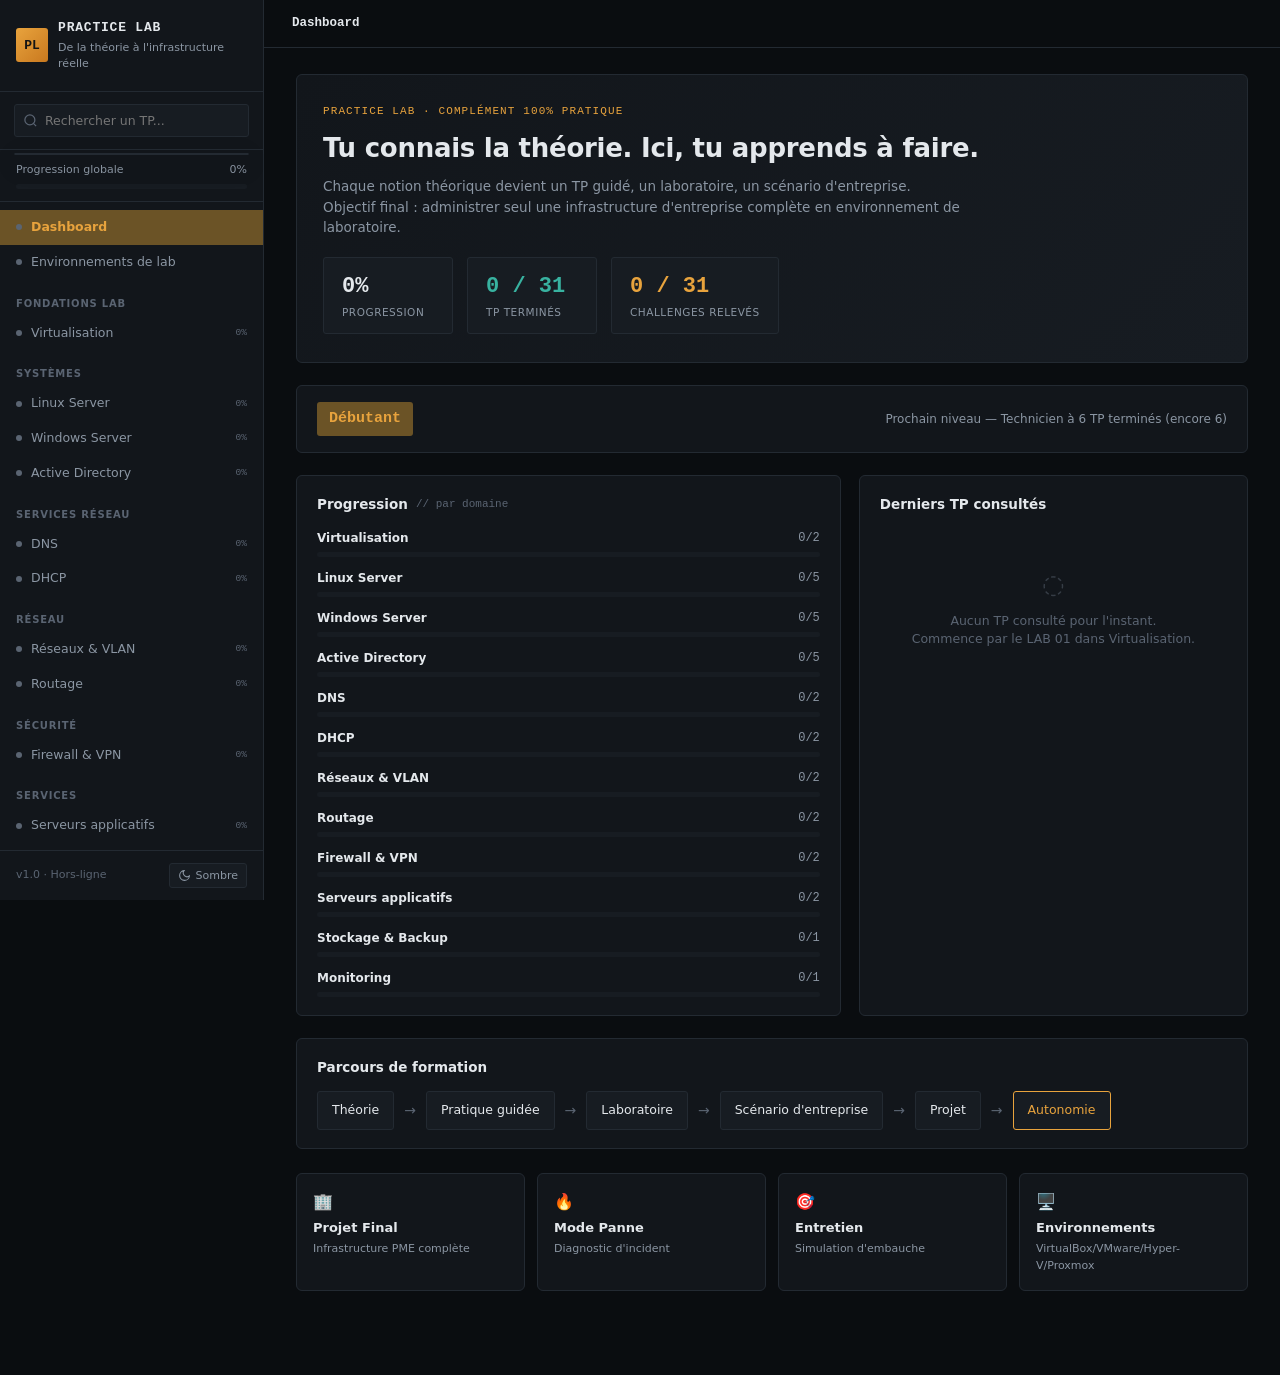
<file: ASR/practice-site/index.html>
<!DOCTYPE html>
<html lang="fr">
<head>
<meta charset="UTF-8">
<meta name="viewport" content="width=device-width, initial-scale=1.0">
<title>Practice Lab — Administration Système &amp; Réseaux (Pratique)</title>
<link rel="stylesheet" href="style.css">
</head>
<body data-theme="dark">

<div class="sidebar-scrim" id="scrim"></div>

<div class="app">

  <!-- ============ SIDEBAR ============ -->
  <aside class="sidebar" id="sidebar">
    <div class="sidebar-brand">
      <div class="brand-mark">PL</div>
      <div class="brand-text">
        <div class="brand-name">PRACTICE LAB</div>
        <div class="brand-sub">De la théorie à l'infrastructure réelle</div>
      </div>
    </div>

    <div class="sidebar-search">
      <div class="sidebar-search-box">
        <svg width="15" height="15" viewBox="0 0 24 24" fill="none" stroke="currentColor" stroke-width="2"><circle cx="11" cy="11" r="8"/><path d="M21 21l-4.35-4.35"/></svg>
        <input type="text" id="globalSearch" placeholder="Rechercher un TP...">
      </div>
      <div class="search-results" id="searchResults"></div>
    </div>

    <div class="sidebar-progress">
      <div class="sidebar-progress-top"><span>Progression globale</span><span id="sidebarPct">0%</span></div>
      <div class="progress-track"><div class="progress-fill" id="sidebarProgressFill" style="width:0%"></div></div>
    </div>

    <nav class="sidebar-nav" id="sidebarNav"></nav>

    <div class="sidebar-footer">
      <span>v1.0 · Hors-ligne</span>
      <button class="theme-toggle" id="themeToggle">
        <svg width="13" height="13" viewBox="0 0 24 24" fill="none" stroke="currentColor" stroke-width="2"><path d="M21 12.79A9 9 0 1111.21 3 7 7 0 0021 12.79z"/></svg>
        <span id="themeLabel">Sombre</span>
      </button>
    </div>
  </aside>

  <!-- ============ MAIN ============ -->
  <main class="main">
    <div class="topbar">
      <div style="display:flex; align-items:center; gap:12px;">
        <button class="icon-btn mobile-menu-btn" id="menuBtn">
          <svg width="18" height="18" viewBox="0 0 24 24" fill="none" stroke="currentColor" stroke-width="2"><path d="M3 12h18M3 6h18M3 18h18"/></svg>
        </button>
        <div class="breadcrumb" id="breadcrumb"><b>Dashboard</b></div>
      </div>
    </div>

    <!-- ===== VIEW: DASHBOARD ===== -->
    <section class="view" id="view-dashboard" hidden>
      <div class="hero">
        <div class="hero-eyebrow">Practice Lab · Complément 100% pratique</div>
        <h1>Tu connais la théorie. Ici, tu apprends à faire.</h1>
        <p>Chaque notion théorique devient un TP guidé, un laboratoire, un scénario d'entreprise. Objectif final : administrer seul une infrastructure d'entreprise complète en environnement de laboratoire.</p>
        <div class="hero-stats">
          <div class="hero-stat"><div class="val" id="statPct">0%</div><div class="lbl">Progression</div></div>
          <div class="hero-stat teal"><div class="val" id="statLabs">0 / 0</div><div class="lbl">TP terminés</div></div>
          <div class="hero-stat amber"><div class="val" id="statChallenges">0 / 0</div><div class="lbl">Challenges relevés</div></div>
        </div>
      </div>

      <div class="level-banner">
        <div class="level-badge" id="levelLabel">Débutant</div>
        <div class="level-next" id="levelNext"></div>
      </div>

      <div class="dash-grid">
        <div class="card">
          <h2>Progression <span class="n">// par domaine</span></h2>
          <div id="dashDomains"></div>
        </div>
        <div class="card">
          <h2>Derniers TP consultés</h2>
          <div id="recentList"></div>
        </div>
      </div>

      <div class="card" style="margin-bottom:24px;">
        <h2>Parcours de formation</h2>
        <div class="career-path">
          <div class="career-step">Théorie</div><span class="diagram-arrow">→</span>
          <div class="career-step">Pratique guidée</div><span class="diagram-arrow">→</span>
          <div class="career-step">Laboratoire</div><span class="diagram-arrow">→</span>
          <div class="career-step">Scénario d'entreprise</div><span class="diagram-arrow">→</span>
          <div class="career-step">Projet</div><span class="diagram-arrow">→</span>
          <div class="career-step accent">Autonomie</div>
        </div>
      </div>

      <div class="quick-links">
        <a class="quick-link" onclick="nav('final-project')"><span class="ql-icon">🏢</span><span class="ql-title">Projet Final</span><span class="ql-sub">Infrastructure PME complète</span></a>
        <a class="quick-link" onclick="nav('troubleshoot-hub')"><span class="ql-icon">🔥</span><span class="ql-title">Mode Panne</span><span class="ql-sub">Diagnostic d'incident</span></a>
        <a class="quick-link" onclick="nav('interview-hub')"><span class="ql-icon">🎯</span><span class="ql-title">Entretien</span><span class="ql-sub">Simulation d'embauche</span></a>
        <a class="quick-link" onclick="nav('environments')"><span class="ql-icon">🖥️</span><span class="ql-title">Environnements</span><span class="ql-sub">VirtualBox/VMware/Hyper-V/Proxmox</span></a>
      </div>
    </section>

    <!-- ===== VIEW: ENVIRONMENTS ===== -->
    <section class="view" id="view-environments" hidden>
      <div class="module-header">
        <div class="eyebrow">Avant de commencer</div>
        <h1>Choisir son environnement de laboratoire</h1>
        <p>Tous les TP peuvent être réalisés avec n'importe lequel de ces hyperviseurs. Choisis celui qui correspond à ton contexte et garde-le pour tout le parcours.</p>
      </div>
      <div class="env-grid" id="envGrid"></div>
    </section>

    <!-- ===== VIEW: CATEGORY (liste des TP) ===== -->
    <section class="view" id="view-category" hidden>
      <div class="module-header">
        <div class="eyebrow" id="categoryEyebrow">DOMAINE</div>
        <h1 id="categoryTitle"></h1>
        <p id="categoryDesc"></p>
      </div>
      <div class="lesson-list" id="categoryLabList"></div>
    </section>

    <!-- ===== VIEW: LAB DETAIL ===== -->
    <section class="view lab-view" id="view-lab" hidden>
      <div class="lab-numero" id="labNumero"></div>
      <h1 id="labTitle"></h1>
      <div class="lab-actions">
        <button class="pill-btn done-toggle" id="doneLabBtn">○ Marquer comme terminé</button>
        <button class="pill-btn done-toggle" id="challengeLabBtn">◆ Marquer le challenge comme relevé</button>
      </div>
      <div id="labBody"></div>
    </section>

    <!-- ===== VIEW: TROUBLESHOOT HUB ===== -->
    <section class="view" id="view-troubleshoot-hub" hidden>
      <div class="module-header">
        <div class="eyebrow">🔥 Diagnostic d'incident</div>
        <h1>Mode Panne</h1>
        <p>Une infrastructure volontairement cassée. Trouve la cause avec la même méthode qu'un administrateur : observation, hypothèses, test, correction. Les indices se révèlent progressivement — pas de solution donnée d'un coup.</p>
        <p id="incidentStat" style="font-family:var(--mono); color:var(--amber); font-size:12.5px;"></p>
      </div>
      <div id="incidentList"></div>
    </section>

    <!-- ===== VIEW: INCIDENT DETAIL ===== -->
    <section class="view" id="view-incident" hidden>
      <div class="lab-numero">🔥 INCIDENT</div>
      <h1 id="incidentTitle" style="font-size:22px;margin:0 0 14px;"></h1>
      <div class="card" style="margin-bottom:18px;">
        <h2>Symptôme observé</h2>
        <p id="incidentSymptome" style="font-size:13.5px; color:var(--text-muted);"></p>
      </div>
      <div id="incidentHints"></div>
      <button class="reveal-btn" id="revealHintBtn"></button>
      <div style="margin-top:20px;">
        <button class="pill-btn done-toggle" id="solveIncidentBtn"></button>
      </div>
      <div class="solution-box" id="incidentSolution" style="display:none;"></div>
    </section>

    <!-- ===== VIEW: INTERVIEW HUB ===== -->
    <section class="view" id="view-interview-hub" hidden>
      <div class="module-header">
        <div class="eyebrow">🎯 Simulation d'entretien</div>
        <h1>Administrateur Système &amp; Réseau</h1>
        <p>Des situations réelles posées en entretien. Réfléchis à ta méthodologie avant de révéler la réponse professionnelle attendue.</p>
      </div>
      <div id="interviewList"></div>
    </section>

    <!-- ===== VIEW: INTERVIEW DETAIL ===== -->
    <section class="view" id="view-interview" hidden>
      <div class="lab-numero">🎯 ENTRETIEN</div>
      <h1 id="interviewQuestion" style="font-size:20px;margin:0 0 16px;"></h1>
      <button class="reveal-btn" id="revealMethodoBtn">Voir la méthodologie professionnelle</button>
      <div id="interviewMethodo" hidden></div>
    </section>

    <!-- ===== VIEW: PROJECTS ===== -->
    <section class="view" id="view-projects" hidden>
      <div class="module-header">
        <div class="eyebrow">Mise en pratique progressive</div>
        <h1>Projets</h1>
        <p>Du réseau domestique à l'infrastructure d'entreprise segmentée — chaque projet combine plusieurs domaines de TP déjà vus.</p>
      </div>
      <div id="projectsList"></div>
    </section>

    <!-- ===== VIEW: FINAL PROJECT ===== -->
    <section class="view" id="view-final-project" hidden>
      <div class="module-header">
        <div class="eyebrow">🏢 Projet final</div>
        <h1 id="finalTitle"></h1>
        <p id="finalEntreprise"></p>
      </div>
      <div class="card" style="margin-bottom:20px;">
        <h2>Architecture cible</h2>
        <div id="finalArchitecture"></div>
      </div>
      <div class="card" style="margin-bottom:20px;">
        <div class="sidebar-progress-top" style="margin-bottom:8px;"><span>Avancement du projet final</span><span id="finalGlobalPct">0%</span></div>
        <div class="progress-track"><div class="progress-fill" id="finalGlobalFill" style="width:0%"></div></div>
      </div>
      <h2 style="font-size:14px; margin-bottom:12px;">20 missions</h2>
      <div id="finalMissions"></div>
    </section>

    <!-- ===== VIEW: CHALLENGES ===== -->
    <section class="view" id="view-challenges" hidden>
      <div class="module-header">
        <div class="eyebrow">Aller plus loin</div>
        <h1>Challenges</h1>
        <p id="challengesStat" style="font-family:var(--mono); color:var(--amber);"></p>
      </div>
      <div class="lesson-list" id="challengesList"></div>
    </section>

    <!-- ===== VIEW: PROGRESSION DÉTAILLÉE ===== -->
    <section class="view" id="view-progression" hidden>
      <div class="module-header">
        <div class="eyebrow">Suivi complet</div>
        <h1>Progression détaillée</h1>
        <p>Détail de ta progression domaine par domaine, et badges débloqués.</p>
      </div>
      <div id="progressDomains" style="margin-bottom:26px;"></div>
      <h2 style="font-size:15px; margin-bottom:10px;">Badges</h2>
      <div class="badges-row" id="badgesRow"></div>
    </section>

  </main>
</div>

<script src="data-meta.js"></script>
<script src="data-labs-1.js"></script>
<script src="data-labs-2.js"></script>
<script src="data-labs-3.js"></script>
<script src="data-labs-4.js"></script>
<script src="data-extra.js"></script>
<script src="script.js"></script>
</body>
</html>
</file>
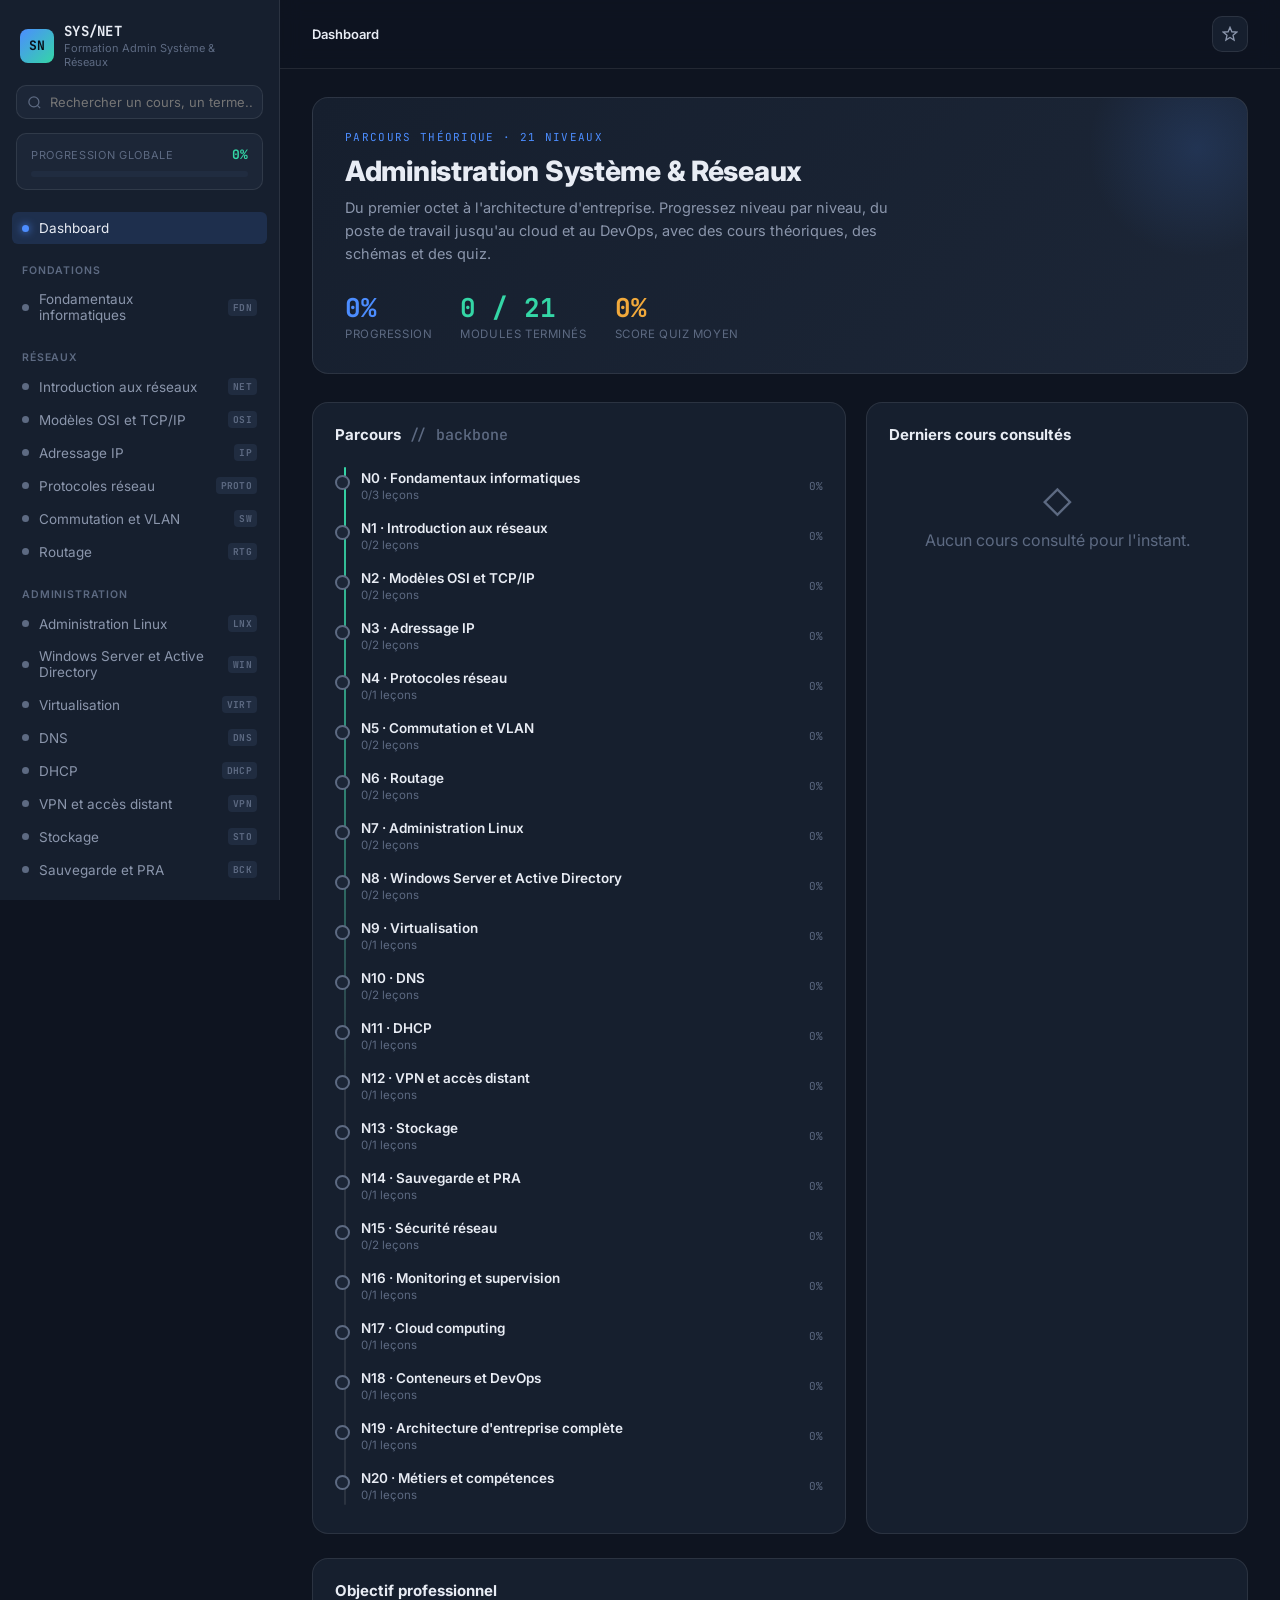
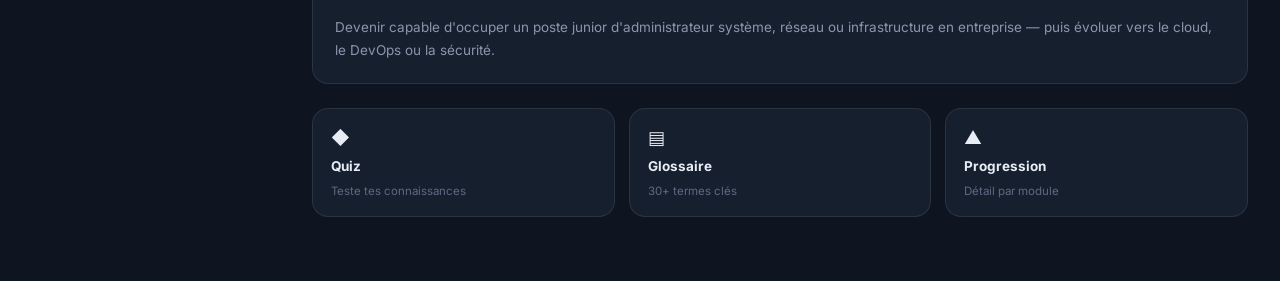
<file: ASR/theory-site/index.html>
<!DOCTYPE html>
<html lang="fr">
<head>
<meta charset="UTF-8">
<meta name="viewport" content="width=device-width, initial-scale=1.0">
<title>Administration Système &amp; Réseaux — Plateforme d'apprentissage</title>
<link rel="stylesheet" href="style.css">
</head>
<body data-theme="dark">

<div class="sidebar-scrim" id="scrim"></div>

<div class="app">

  <!-- ============ SIDEBAR ============ -->
  <aside class="sidebar" id="sidebar">
    <div class="sidebar-brand">
      <div class="brand-mark">SN</div>
      <div class="brand-text">
        <div class="brand-name">SYS/NET</div>
        <div class="brand-sub">Formation Admin Système &amp; Réseaux</div>
      </div>
    </div>

    <div class="sidebar-search">
      <div class="sidebar-search-box" style="position:relative;">
        <svg width="15" height="15" viewBox="0 0 24 24" fill="none" stroke="currentColor" stroke-width="2"><circle cx="11" cy="11" r="8"/><path d="M21 21l-4.35-4.35"/></svg>
        <input type="text" id="globalSearch" placeholder="Rechercher un cours, un terme...">
      </div>
      <div id="searchResults"></div>
    </div>

    <div class="sidebar-progress">
      <div class="sidebar-progress-top"><span>Progression globale</span><span id="sidebarPct">0%</span></div>
      <div class="progress-track"><div class="progress-fill" id="sidebarProgressFill" style="width:0%"></div></div>
    </div>

    <nav class="sidebar-nav" id="sidebarNav">
      <!-- généré dynamiquement -->
    </nav>

    <div class="sidebar-footer">
      <span>v1.0 · Hors-ligne</span>
      <button class="theme-toggle" id="themeToggle">
        <svg id="themeIcon" width="13" height="13" viewBox="0 0 24 24" fill="none" stroke="currentColor" stroke-width="2"><path d="M21 12.79A9 9 0 1111.21 3 7 7 0 0021 12.79z"/></svg>
        <span id="themeLabel">Sombre</span>
      </button>
    </div>
  </aside>

  <!-- ============ MAIN ============ -->
  <main class="main">
    <div class="topbar">
      <div style="display:flex; align-items:center; gap:12px;">
        <button class="icon-btn mobile-menu-btn" id="menuBtn">
          <svg width="18" height="18" viewBox="0 0 24 24" fill="none" stroke="currentColor" stroke-width="2"><path d="M3 12h18M3 6h18M3 18h18"/></svg>
        </button>
        <div class="breadcrumb" id="breadcrumb"><b>Dashboard</b></div>
      </div>
      <div class="topbar-actions">
        <button class="icon-btn" id="favBtn" title="Favoris">
          <svg width="16" height="16" viewBox="0 0 24 24" fill="none" stroke="currentColor" stroke-width="2"><path d="M12 17.27L18.18 21l-1.64-7.03L22 9.24l-7.19-.61L12 2 9.19 8.63 2 9.24l5.46 4.73L5.82 21z"/></svg>
        </button>
      </div>
    </div>

    <!-- ===== VIEW: DASHBOARD ===== -->
    <section class="view" id="view-dashboard">
      <div class="hero">
        <div class="hero-eyebrow">Parcours théorique · 21 niveaux</div>
        <h1 id="heroTitle">Administration Système &amp; Réseaux</h1>
        <p id="heroSub">Du premier octet à l'architecture d'entreprise. Progressez niveau par niveau, du poste de travail jusqu'au cloud et au DevOps, avec des cours théoriques, des schémas et des quiz.</p>
        <div class="hero-stats">
          <div class="hero-stat blue"><div class="val" id="statPct">0%</div><div class="lbl">Progression</div></div>
          <div class="hero-stat green"><div class="val" id="statModules">0 / 8</div><div class="lbl">Modules terminés</div></div>
          <div class="hero-stat" style="color:var(--signal-amber)"><div class="val" id="statQuiz">0%</div><div class="lbl">Score quiz moyen</div></div>
        </div>
      </div>

      <div class="dash-grid">
        <div class="card">
          <h2>Parcours <span class="n">// backbone</span></h2>
          <div class="backbone" id="dashBackbone"></div>
        </div>
        <div class="card">
          <h2>Derniers cours consultés</h2>
          <div id="recentList"></div>
        </div>
      </div>

      <div class="card" style="margin-bottom:24px;">
        <h2>Objectif professionnel</h2>
        <p style="font-size:13.5px; color:var(--text-muted); line-height:1.7;">Devenir capable d'occuper un poste junior d'administrateur système, réseau ou infrastructure en entreprise — puis évoluer vers le cloud, le DevOps ou la sécurité.</p>
      </div>

      <div class="quick-links">
        <a class="quick-link" data-nav="quiz"><span class="ql-icon">◆</span><span class="ql-title">Quiz</span><span class="ql-sub">Teste tes connaissances</span></a>
        <a class="quick-link" data-nav="glossaire"><span class="ql-icon">▤</span><span class="ql-title">Glossaire</span><span class="ql-sub">30+ termes clés</span></a>
        <a class="quick-link" data-nav="progression"><span class="ql-icon">▲</span><span class="ql-title">Progression</span><span class="ql-sub">Détail par module</span></a>
      </div>
    </section>

    <!-- ===== VIEW: MODULE (liste des leçons) ===== -->
    <section class="view" id="view-module" hidden>
      <div class="module-header">
        <div class="eyebrow" id="moduleEyebrow">NIVEAU</div>
        <h1 id="moduleTitle"></h1>
        <p id="moduleDesc"></p>
      </div>
      <div class="lesson-list" id="lessonList"></div>
    </section>

    <!-- ===== VIEW: LESSON ===== -->
    <section class="view lesson-view" id="view-lesson" hidden>
      <div class="lesson-breadcrumb-tag" id="lessonTag"></div>
      <h1 id="lessonTitle"></h1>
      <div class="lesson-toolbar">
        <button class="pill-btn" id="favLessonBtn">☆ Ajouter aux favoris</button>
        <button class="pill-btn done-toggle" id="doneLessonBtn">○ Marquer comme terminé</button>
      </div>
      <div id="lessonBody"></div>
    </section>

    <!-- ===== VIEW: QUIZ HUB ===== -->
    <section class="view" id="view-quiz" hidden>
      <div class="module-header">
        <div class="eyebrow">Vérifier ses connaissances</div>
        <h1>Quiz</h1>
        <p>Choisis un module pour lancer son quiz théorique.</p>
      </div>
      <div class="lesson-list" id="quizModuleList"></div>
    </section>

    <section class="view" id="view-quiz-run" hidden>
      <div class="module-header">
        <div class="eyebrow" id="quizRunEyebrow">QUIZ</div>
        <h1 id="quizRunTitle"></h1>
      </div>
      <div id="quizRunBody"></div>
    </section>

    <!-- ===== VIEW: GLOSSAIRE ===== -->
    <section class="view" id="view-glossaire" hidden>
      <div class="module-header">
        <div class="eyebrow">Référence</div>
        <h1>Glossaire</h1>
        <p>Les termes essentiels de l'administration système et réseau.</p>
      </div>
      <div class="glossary-search">
        <input type="text" id="glossarySearch" placeholder="Rechercher un terme...">
      </div>
      <div class="glossary-grid" id="glossaryGrid"></div>
    </section>

    <!-- ===== VIEW: PROGRESSION ===== -->
    <section class="view" id="view-progression" hidden>
      <div class="module-header">
        <div class="eyebrow">Suivi</div>
        <h1>Progression</h1>
        <p>Détail de ta progression module par module.</p>
      </div>
      <div class="progress-modules" id="progressModules"></div>
      <h2 style="font-size:15px; margin-top:26px; margin-bottom:6px;">Badges</h2>
      <div class="badges-row" id="badgesRow"></div>
    </section>

    <!-- ===== VIEW: FAVORIS ===== -->
    <section class="view" id="view-favoris" hidden>
      <div class="module-header">
        <div class="eyebrow">Enregistrés</div>
        <h1>Favoris</h1>
        <p>Tes cours mis de côté pour les retrouver rapidement.</p>
      </div>
      <div class="lesson-list" id="favList"></div>
    </section>

  </main>
</div>

<script src="data.js"></script>
<script src="script.js"></script>
</body>
</html>
</file>
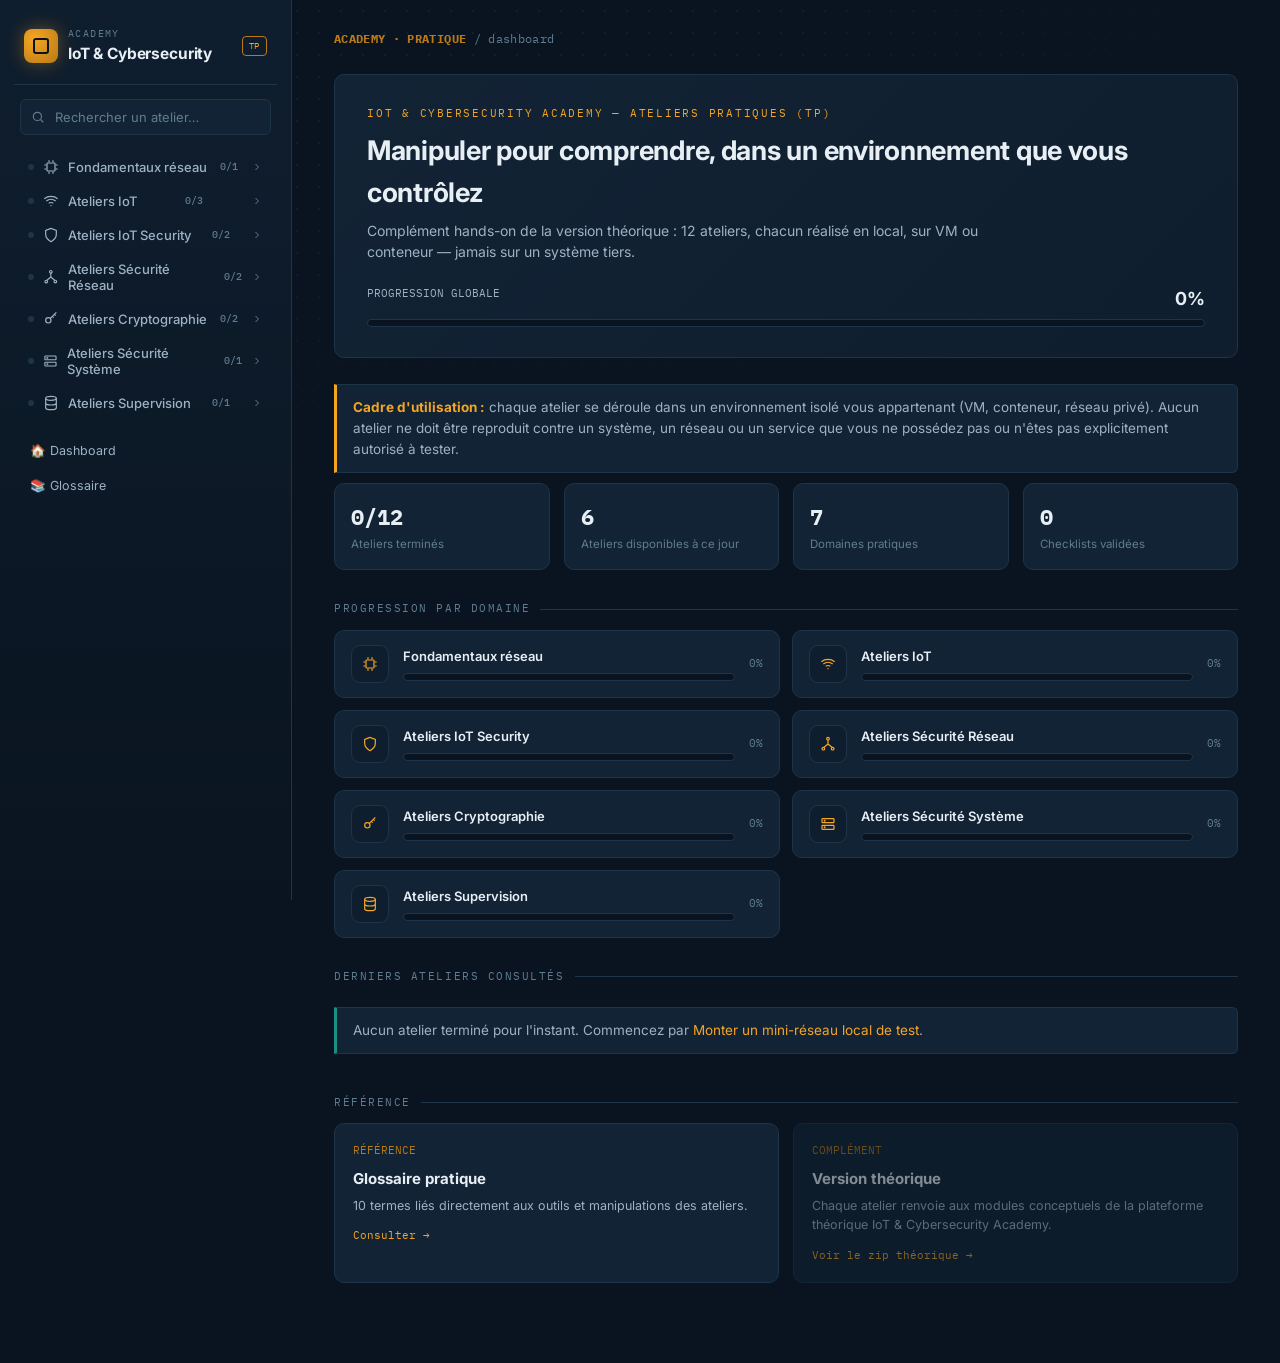
<file: OCC/iot-cyber-academy-pratique/index.html>
<!DOCTYPE html>
<html lang="fr">
<head>
<meta charset="UTF-8">
<meta name="viewport" content="width=device-width, initial-scale=1.0">
<title>IoT &amp; Cybersecurity Academy — Ateliers pratiques (TP)</title>
<link rel="preconnect" href="https://fonts.googleapis.com">
<link href="https://fonts.googleapis.com/css2?family=Inter:wght@400;500;600;700&family=IBM+Plex+Mono:wght@400;500;600&display=swap" rel="stylesheet">
<link rel="stylesheet" href="style.css">
</head>
<body>
<div class="app">
  <aside class="sidebar">
    <div class="brand">
      <div class="brand-mark"></div>
      <div class="brand-text">
        <div class="t1">Academy</div>
        <div class="t2">IoT &amp; Cybersecurity</div>
      </div>
      <span class="brand-badge">TP</span>
    </div>
    <div class="nav-search">
      <svg width="14" height="14" viewBox="0 0 24 24" fill="none" stroke="currentColor" stroke-width="2"><circle cx="11" cy="11" r="7"/><path d="m21 21-4.3-4.3"/></svg>
      <input id="nav-search" placeholder="Rechercher un atelier…"/>
    </div>
    <nav class="tree" id="nav-tree"></nav>
    <div style="padding:14px 8px 0">
      <a href="#/dashboard" class="nav-item" style="margin-bottom:4px">🏠 Dashboard</a>
      <a href="#/glossary" class="nav-item">📚 Glossaire</a>
    </div>
  </aside>
  <main id="main"></main>
</div>

<script src="content.js"></script>
<script src="app.js"></script>
</body>
</html>
</file>
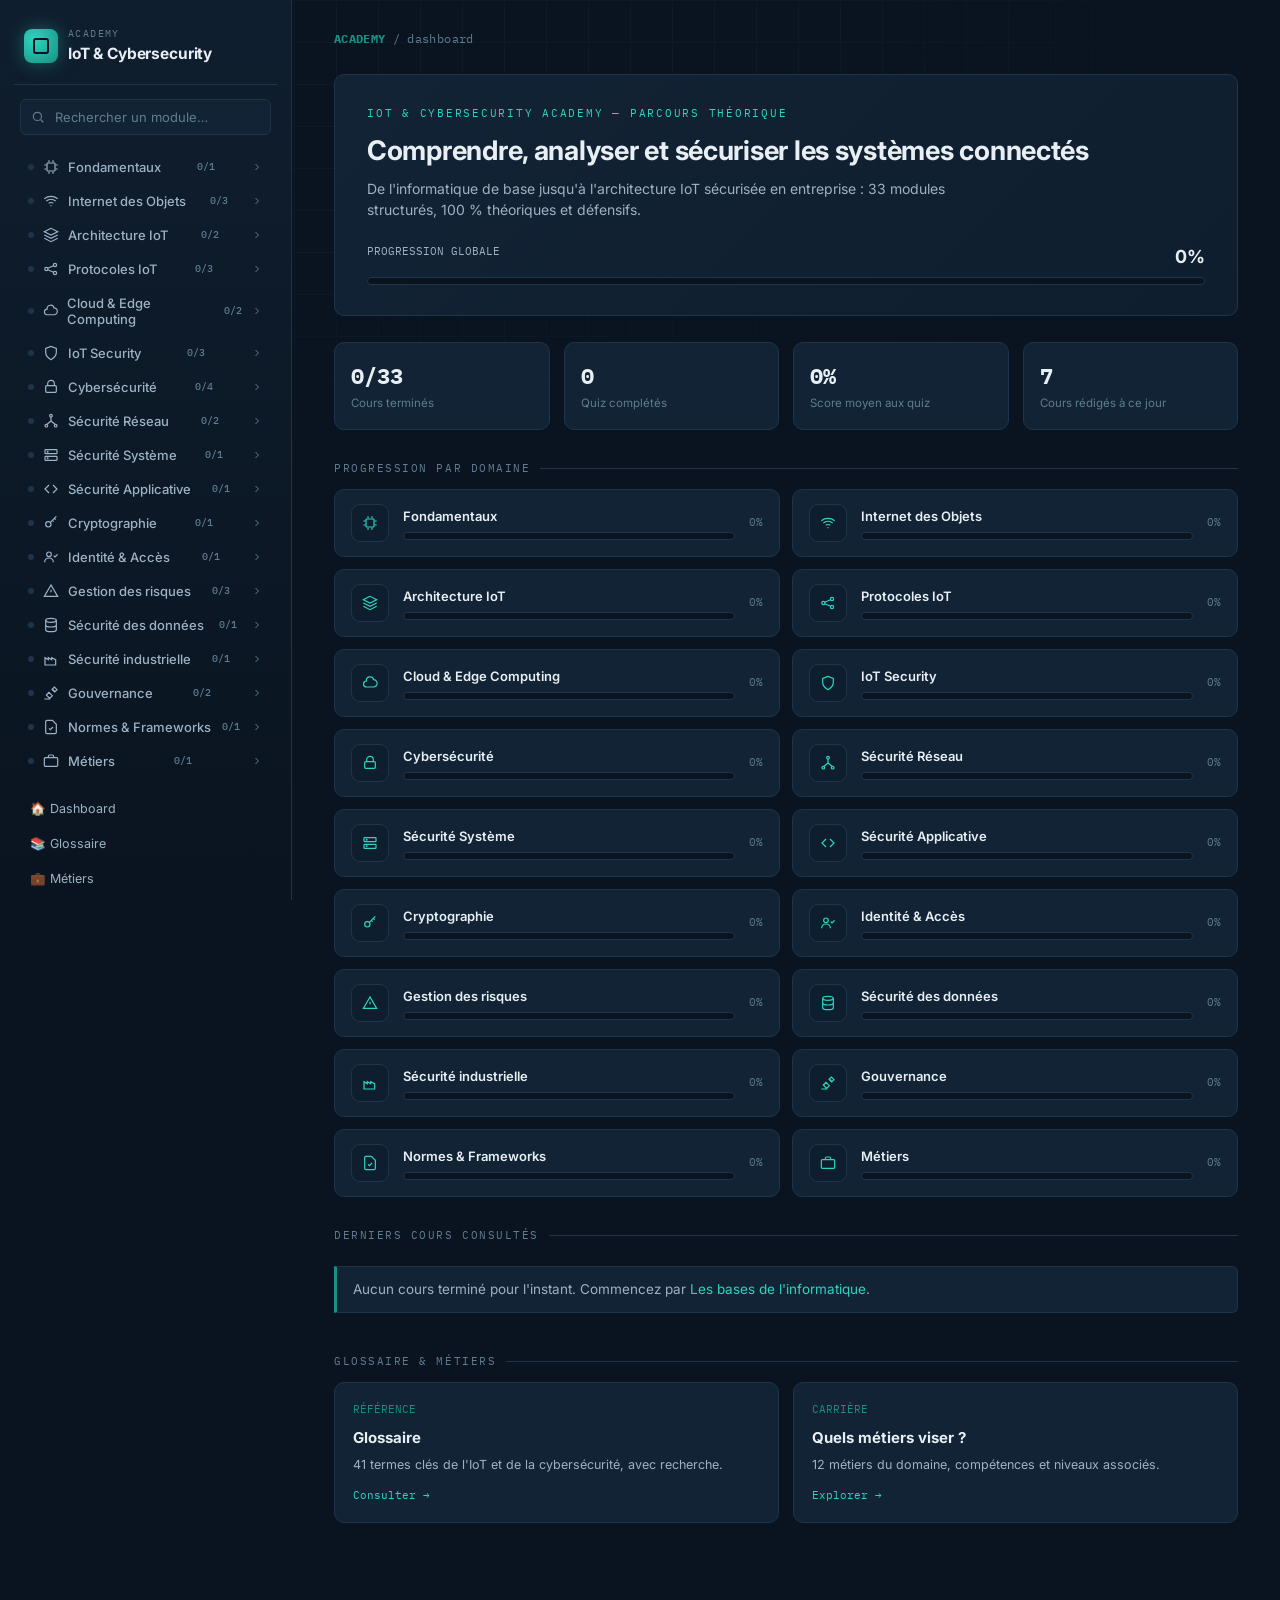
<file: OCC/iot-cyber-academy-théorique/index.html>
<!DOCTYPE html>
<html lang="fr">
<head>
<meta charset="UTF-8">
<meta name="viewport" content="width=device-width, initial-scale=1.0">
<title>IoT &amp; Cybersecurity Academy — Parcours théorique</title>
<link rel="preconnect" href="https://fonts.googleapis.com">
<link href="https://fonts.googleapis.com/css2?family=Inter:wght@400;500;600;700&family=IBM+Plex+Mono:wght@400;500;600&display=swap" rel="stylesheet">
<link rel="stylesheet" href="style.css">
</head>
<body>
<div class="app">
  <aside class="sidebar">
    <div class="brand">
      <div class="brand-mark"></div>
      <div class="brand-text">
        <div class="t1">Academy</div>
        <div class="t2">IoT &amp; Cybersecurity</div>
      </div>
    </div>
    <div class="nav-search">
      <svg width="14" height="14" viewBox="0 0 24 24" fill="none" stroke="currentColor" stroke-width="2"><circle cx="11" cy="11" r="7"/><path d="m21 21-4.3-4.3"/></svg>
      <input id="nav-search" placeholder="Rechercher un module…"/>
    </div>
    <nav class="tree" id="nav-tree"></nav>
    <div style="padding:14px 8px 0">
      <a href="#/dashboard" class="nav-item" style="margin-bottom:4px">🏠 Dashboard</a>
      <a href="#/glossary" class="nav-item" style="margin-bottom:4px">📚 Glossaire</a>
      <a href="#/metiers" class="nav-item">💼 Métiers</a>
    </div>
  </aside>
  <main id="main"></main>
</div>

<script src="content.js"></script>
<script src="app.js"></script>
</body>
</html>
</file>
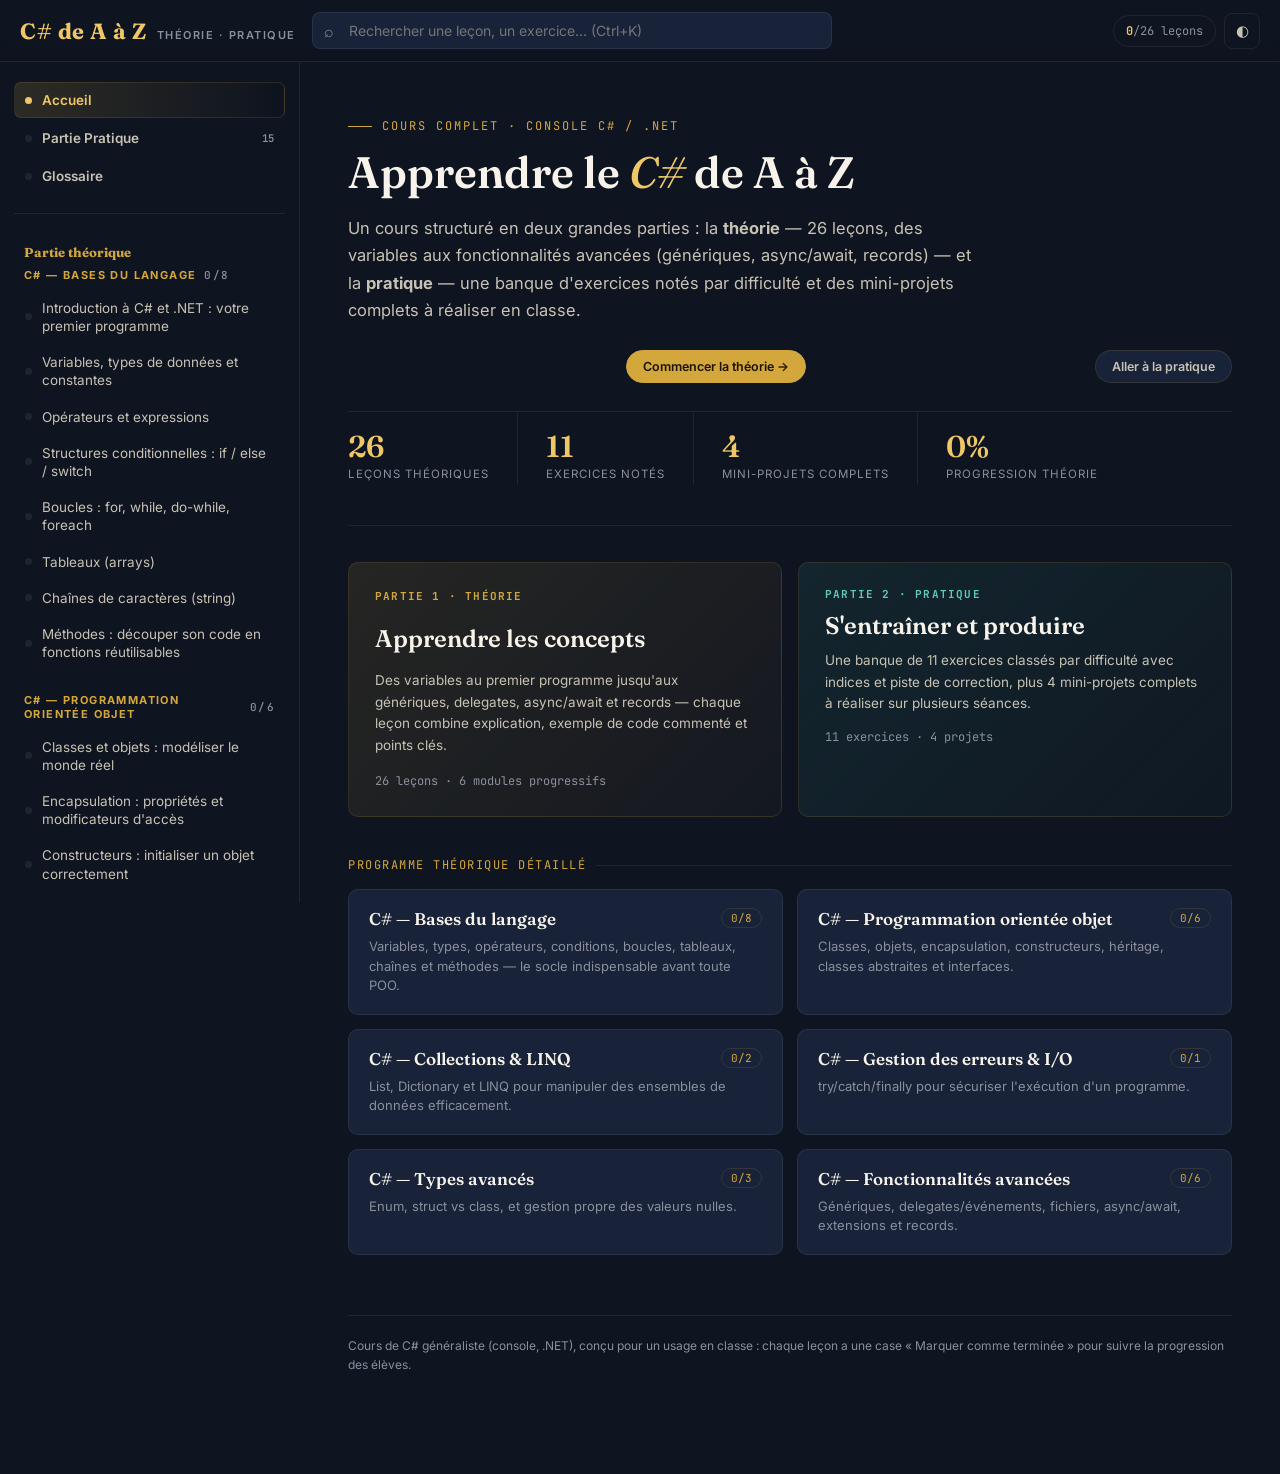
<file: csharp-complet-theorie-pratique.html>
<!DOCTYPE html>
<html lang="fr">
<head>
<meta charset="UTF-8">
<meta name="viewport" content="width=device-width, initial-scale=1.0">
<title>C# de A à Z — Théorie &amp; Pratique</title>
<link rel="preconnect" href="https://fonts.googleapis.com">
<link href="https://fonts.googleapis.com/css2?family=Fraunces:opsz,wght@9..144,400;9..144,500;9..144,600;9..144,700&family=Inter:wght@400;500;600;700&family=JetBrains+Mono:wght@400;500;600;700&display=swap" rel="stylesheet">
<style>
:root{
  --ink:#0e1420;
  --ink-2:#141c2c;
  --panel:#182238;
  --panel-2:#1d2a44;
  --line: rgba(212,167,61,0.14);
  --line-soft: rgba(247,243,234,0.08);
  --parchment:#f3ecd9;
  --parchment-dim:#c9c2ac;
  --gold:#d4a73d;
  --gold-bright:#f0c766;
  --teal:#3fa796;
  --teal-bright:#5fc9b8;
  --red-flag:#d97757;
  --text-hi:#f7f3ea;
  --text-mid:#c7c2b3;
  --text-dim:#8a8f9e;
  --code-bg:#0b101c;
  --radius:10px;
  --serif: 'Fraunces', Georgia, serif;
  --sans: 'Inter', -apple-system, sans-serif;
  --mono: 'JetBrains Mono', 'Consolas', monospace;
}
*{box-sizing:border-box;}
html,body{margin:0;padding:0;}
body{
  background: var(--ink);
  color: var(--text-hi);
  font-family: var(--sans);
  -webkit-font-smoothing: antialiased;
  min-height:100vh;
}
body.light{
  --ink:#faf7ef;
  --ink-2:#f3ede0;
  --panel:#ffffff;
  --panel-2:#f5f0e4;
  --line: rgba(148,110,20,0.18);
  --line-soft: rgba(20,20,20,0.08);
  --text-hi:#211c12;
  --text-mid:#4a4433;
  --text-dim:#7a7461;
  --code-bg:#1c2333;
}
::selection{ background: var(--gold); color:#1a1305; }
a{color:inherit;}
button{font-family:inherit;}

/* ---------- Scrollbars ---------- */
::-webkit-scrollbar{width:10px;height:10px;}
::-webkit-scrollbar-track{background:transparent;}
::-webkit-scrollbar-thumb{background: var(--line); border-radius:8px;}
::-webkit-scrollbar-thumb:hover{background: var(--gold);}

/* ---------- Top bar ---------- */
.topbar{
  position:sticky; top:0; z-index:40;
  display:flex; align-items:center; gap:16px;
  padding: 12px 20px;
  background: linear-gradient(180deg, var(--ink) 70%, transparent);
  border-bottom:1px solid var(--line-soft);
  backdrop-filter: blur(6px);
}
.brand{
  display:flex; align-items:baseline; gap:10px; cursor:pointer;
  flex-shrink:0;
}
.brand .mark{
  font-family: var(--serif); font-weight:700; font-size:22px;
  color: var(--gold-bright); letter-spacing:0.5px;
}
.brand .sub{
  font-size:11px; text-transform:uppercase; letter-spacing:1.5px;
  color: var(--text-dim); font-weight:600;
}
.topbar-search{
  flex:1; max-width:520px; position:relative;
}
.topbar-search input{
  width:100%; padding:9px 14px 9px 36px;
  background: var(--panel); border:1px solid var(--line-soft);
  border-radius:8px; color:var(--text-hi); font-size:14px; font-family:var(--sans);
  outline:none; transition: border-color .15s;
}
.topbar-search input:focus{ border-color: var(--gold); }
.topbar-search::before{
  content:"⌕"; position:absolute; left:12px; top:50%; transform:translateY(-50%);
  color:var(--text-dim); font-size:16px; pointer-events:none;
}
.topbar-actions{ display:flex; align-items:center; gap:8px; margin-left:auto; }
.icon-btn{
  background:transparent; border:1px solid var(--line-soft); color:var(--text-mid);
  width:36px;height:36px;border-radius:8px; cursor:pointer; font-size:15px;
  display:flex;align-items:center;justify-content:center; transition:.15s;
}
.icon-btn:hover{ border-color: var(--gold); color: var(--gold-bright); }
.progress-pill{
  font-family:var(--mono); font-size:12px; color:var(--text-dim);
  border:1px solid var(--line-soft); padding:7px 12px; border-radius:20px;
  white-space:nowrap;
}
.progress-pill b{ color: var(--gold-bright); font-weight:600;}

/* ---------- Layout ---------- */
.layout{
  display:grid;
  grid-template-columns: 300px 1fr;
  min-height: calc(100vh - 60px);
}
.sidebar{
  border-right:1px solid var(--line-soft);
  padding: 20px 14px 60px;
  overflow-y:auto;
  height: calc(100vh - 60px);
  position: sticky; top: 60px;
}
.side-group{ margin-bottom: 22px; }
.side-group-title{
  font-size:11px; text-transform:uppercase; letter-spacing:1.4px;
  color: var(--gold); font-weight:700; padding: 0 10px 8px;
  display:flex; align-items:center; gap:8px;
}
.side-group-title .n{
  font-family:var(--mono); color:var(--text-dim); font-weight:500;
}
.side-item{
  display:flex; align-items:center; gap:10px;
  padding: 8px 10px; border-radius:7px; cursor:pointer;
  font-size:13.5px; color: var(--text-mid); line-height:1.35;
  transition:.12s; border:1px solid transparent;
}
.side-item:hover{ background: var(--panel); color:var(--text-hi); }
.side-item.active{
  background: var(--panel-2); color: var(--gold-bright);
  border-color: var(--line); font-weight:600;
}
.side-item .dot{
  width:7px;height:7px;border-radius:50%; flex-shrink:0;
  background: var(--line-soft); transition:.15s;
}
.side-item.done .dot{ background: var(--teal-bright); box-shadow:0 0 6px var(--teal-bright); }
.side-item.active .dot{ background: var(--gold-bright); }
.side-nav-top{
  display:flex; flex-direction:column; gap:2px; margin-bottom:24px;
  padding-bottom:18px; border-bottom:1px solid var(--line-soft);
}
.side-nav-top .side-item{ font-weight:600; }
.side-nav-top .side-item.active{ background: linear-gradient(90deg, rgba(212,167,61,.16), transparent); }

.main{
  padding: 36px 48px 100px;
  max-width: 980px;
  min-width:0;
}
@media (max-width: 900px){
  .layout{ grid-template-columns: 1fr; }
  .sidebar{ position:fixed; left:-320px; top:60px; width:290px; z-index:50;
    background:var(--ink); transition:left .2s; box-shadow:20px 0 40px rgba(0,0,0,.4);}
  .sidebar.open{ left:0; }
  .main{ padding:24px 18px 80px; }
  .topbar-search{ display:none; }
}

/* ---------- Home / Hero ---------- */
.hero{
  padding: 20px 0 40px;
  border-bottom:1px solid var(--line-soft); margin-bottom:36px;
}
.hero-eyebrow{
  font-family:var(--mono); font-size:12px; color:var(--gold);
  text-transform:uppercase; letter-spacing:2px; margin-bottom:14px;
  display:flex; align-items:center; gap:10px;
}
.hero-eyebrow::before{ content:""; width:24px; height:1px; background:var(--gold);}
.hero h1{
  font-family: var(--serif); font-size: 44px; font-weight:600; line-height:1.12;
  margin: 0 0 18px; color: var(--text-hi); max-width: 780px;
}
.hero h1 em{ font-style:italic; color: var(--gold-bright); font-weight:500;}
.hero p.lead{
  font-size:16.5px; line-height:1.65; color: var(--text-mid); max-width:640px; margin:0 0 26px;
}
.hero-stats{ display:flex; gap:0; flex-wrap:wrap; margin-top: 28px; border-top:1px solid var(--line-soft);}
.hstat{ padding:16px 28px 4px 0; margin-right:28px; border-right:1px solid var(--line-soft); }
.hstat:last-child{ border-right:none; }
.hstat .num{ font-family:var(--serif); font-size:30px; color:var(--gold-bright); font-weight:600; }
.hstat .lbl{ font-size:11.5px; text-transform:uppercase; letter-spacing:1px; color:var(--text-dim); margin-top:2px;}

.track-grid{ display:grid; grid-template-columns: 1fr 1fr; gap:14px; margin-top: 10px;}
@media (max-width:700px){ .track-grid{grid-template-columns:1fr;} }
.track-card{
  background: var(--panel); border:1px solid var(--line-soft); border-radius: var(--radius);
  padding:18px 20px; cursor:pointer; transition:.15s;
}
.track-card:hover{ border-color: var(--gold); transform: translateY(-1px); }
.track-card .tc-top{ display:flex; justify-content:space-between; align-items:flex-start; margin-bottom:8px;}
.track-card h3{ font-family:var(--serif); font-size:17px; margin:0; color:var(--text-hi); font-weight:600;}
.track-card .tc-count{ font-family:var(--mono); font-size:11px; color:var(--gold); border:1px solid var(--line); border-radius:12px; padding:2px 9px; white-space:nowrap;}
.track-card p{ font-size:13px; color:var(--text-dim); margin:0; line-height:1.5;}

.section-label{
  font-family:var(--mono); font-size:12px; color:var(--gold);
  text-transform:uppercase; letter-spacing:1.5px; margin: 40px 0 16px;
  display:flex; align-items:center; gap:10px;
}
.section-label::after{ content:""; flex:1; height:1px; background:var(--line-soft);}

/* ---------- Lesson page ---------- */
.crumb{ font-size:12.5px; color:var(--text-dim); margin-bottom:14px; font-family:var(--mono);}
.crumb a{ color:var(--teal-bright); cursor:pointer; text-decoration:none;}
.crumb a:hover{ text-decoration:underline; }
.lesson-head{ margin-bottom:28px; }
.lesson-tag{ font-family:var(--mono); font-size:11.5px; color:var(--text-dim); text-transform:uppercase; letter-spacing:1.2px; margin-bottom:10px;}
.lesson-tag b{ color:var(--gold);}
.lesson-head h1{ font-family:var(--serif); font-size:34px; font-weight:600; margin:6px 0 10px; line-height:1.2; color:var(--text-hi);}
.lesson-meta{ display:flex; gap:14px; align-items:center; }
.lesson-meta .time{ font-size:12.5px; color:var(--text-dim);}
.mark-done-btn{
  margin-left:auto; background: var(--panel); border:1px solid var(--line); color:var(--text-mid);
  padding:8px 16px; border-radius:20px; font-size:12.5px; cursor:pointer; font-weight:600; transition:.15s;
  display:flex; align-items:center; gap:7px;
}
.mark-done-btn:hover{ border-color:var(--teal-bright); color:var(--teal-bright);}
.mark-done-btn.is-done{ background: rgba(63,167,150,.14); border-color:var(--teal-bright); color:var(--teal-bright);}

.theory{ font-size:15.5px; line-height:1.8; color: var(--text-mid); }
.theory p{ margin: 0 0 16px; }
.theory strong{ color: var(--text-hi); font-weight:600; }
.theory em{ color: var(--gold-bright); font-style:normal; }
.theory ul{ margin:0 0 16px; padding-left:22px; }
.theory li{ margin-bottom:8px; }
.theory table{ width:100%; border-collapse:collapse; margin:18px 0; font-size:13.5px;}
.theory th,.theory td{ border:1px solid var(--line-soft); padding:8px 12px; text-align:left;}
.theory th{ background:var(--panel); color:var(--gold-bright); font-weight:600;}
.theory code{ font-family:var(--mono); background:var(--panel-2); padding:2px 6px; border-radius:4px; font-size:0.88em; color:var(--gold-bright); }

.code-block{
  background: var(--code-bg); border:1px solid var(--line-soft); border-radius: var(--radius);
  margin: 22px 0 26px; overflow:hidden;
}
.code-block .cb-head{
  display:flex; align-items:center; justify-content:space-between;
  padding:10px 16px; border-bottom:1px solid rgba(255,255,255,.06);
  font-family:var(--mono); font-size:12px; color: var(--text-dim);
}
.code-block .cb-head .cb-title{ color:var(--parchment-dim); }
.code-block .cb-lang{ color:var(--teal-bright); text-transform:uppercase; letter-spacing:1px; font-size:10.5px; margin-right:10px;}
.copy-btn{
  background:transparent; border:1px solid rgba(255,255,255,.12); color:var(--text-dim);
  font-size:11px; padding:4px 10px; border-radius:6px; cursor:pointer; font-family:var(--mono);
}
.copy-btn:hover{ color:var(--gold-bright); border-color:var(--gold);}
.code-block pre{
  margin:0; padding:18px 20px; overflow-x:auto; font-family:var(--mono); font-size:13px;
  line-height:1.65; color:#dce4f5;
}
.tok-kw{color:#c894e8;} .tok-str{color:#9ecf8f;} .tok-com{color:#6b7385; font-style:italic;}
.tok-type{color:#5fc9b8;} .tok-num{color:#e8b25f;} .tok-fn{color:#7fb4e8;}

.keypoints{
  background: var(--panel); border:1px solid var(--line-soft); border-left:3px solid var(--gold);
  border-radius: 0 var(--radius) var(--radius) 0; padding:18px 22px; margin:26px 0;
}
.keypoints .kp-label{ font-family:var(--mono); font-size:11px; color:var(--gold); text-transform:uppercase; letter-spacing:1.2px; margin-bottom:10px; font-weight:700;}
.keypoints ul{ margin:0; padding-left:18px; }
.keypoints li{ font-size:13.5px; color:var(--text-mid); margin-bottom:7px; line-height:1.5;}

.exercise-box{
  background: linear-gradient(135deg, rgba(212,167,61,.07), rgba(63,167,150,.05));
  border:1px solid var(--line); border-radius: var(--radius); padding:20px 24px; margin:28px 0 10px;
}
.exercise-box .ex-label{ font-family:var(--serif); font-size:15px; color:var(--gold-bright); font-weight:600; margin-bottom:8px; display:flex; align-items:center; gap:8px;}
.exercise-box p{ font-size:14px; color:var(--text-mid); line-height:1.6; margin:0;}

.lesson-nav{ display:flex; justify-content:space-between; gap:16px; margin-top:44px; padding-top:24px; border-top:1px solid var(--line-soft);}
.lesson-nav-btn{
  flex:1; background:var(--panel); border:1px solid var(--line-soft); border-radius:var(--radius);
  padding:14px 18px; cursor:pointer; transition:.15s; max-width:46%;
}
.lesson-nav-btn:hover{ border-color:var(--gold); }
.lesson-nav-btn .dir{ font-size:10.5px; text-transform:uppercase; letter-spacing:1px; color:var(--text-dim); margin-bottom:4px;}
.lesson-nav-btn .ttl{ font-size:13.5px; color:var(--text-hi); font-weight:600; }
.lesson-nav-btn.next{ text-align:right; margin-left:auto; }

/* ---------- Reference browser ---------- */
.ref-toolbar{ display:flex; gap:10px; flex-wrap:wrap; margin-bottom:20px; }
.ref-search{
  flex:1; min-width:220px; padding:10px 14px; background:var(--panel); border:1px solid var(--line-soft);
  border-radius:8px; color:var(--text-hi); font-size:14px; outline:none;
}
.ref-search:focus{ border-color:var(--gold); }
.chip{
  padding:8px 14px; border-radius:20px; border:1px solid var(--line-soft); background:var(--panel);
  font-size:12.5px; color:var(--text-mid); cursor:pointer; white-space:nowrap; transition:.12s; font-weight:500;
}
.chip:hover{ border-color:var(--gold); }
.chip.active{ background: var(--gold); color:#1a1305; border-color:var(--gold); font-weight:700;}
.ref-count{ font-size:12.5px; color:var(--text-dim); margin: 4px 0 16px; font-family:var(--mono);}
.ref-list{ display:flex; flex-direction:column; gap:8px; }
.ref-item{
  background:var(--panel); border:1px solid var(--line-soft); border-radius:8px; padding:14px 18px; cursor:pointer; transition:.12s;
}
.ref-item:hover{ border-color:var(--gold); }
.ref-item .ri-top{ display:flex; align-items:center; gap:10px; margin-bottom:4px; flex-wrap:wrap;}
.ref-item .ri-name{ font-family:var(--mono); font-size:14.5px; color:var(--teal-bright); font-weight:600;}
.ref-item .ri-badge{ font-size:10px; text-transform:uppercase; letter-spacing:0.6px; padding:2px 8px; border-radius:10px; font-weight:700;}
.ri-badge.CPTA{ background:rgba(212,167,61,.15); color:var(--gold-bright); }
.ri-badge.CIAL{ background:rgba(63,167,150,.15); color:var(--teal-bright); }
.ri-badge.COMMUN{ background:rgba(199,194,179,.12); color:var(--text-mid); }
.ri-badge.ENUM{ background:rgba(217,119,87,.15); color:var(--red-flag); }
.ri-badge.new{ background:rgba(240,199,102,.2); color:var(--gold-bright); }
.ref-item .ri-desc{ font-size:12.5px; color:var(--text-dim); line-height:1.4; }
.ref-item .ri-cat{ font-size:11px; color:var(--text-dim); font-family:var(--mono); margin-top:4px;}

.ref-detail-back{ font-family:var(--mono); font-size:12.5px; color:var(--teal-bright); cursor:pointer; margin-bottom:18px; display:inline-block;}
.ref-detail-head{ margin-bottom:18px; }
.ref-detail-head h1{ font-family:var(--mono); font-size:26px; color:var(--text-hi); margin:8px 0; word-break:break-word;}
.ref-detail-body{
  background:var(--code-bg); border:1px solid var(--line-soft); border-radius:var(--radius);
  padding:20px 24px; font-family:var(--mono); font-size:13px; line-height:1.7; color:#dce4f5;
  white-space:pre-wrap; overflow-x:auto;
}

.pager{ display:flex; justify-content:center; gap:8px; margin: 26px 0 10px; flex-wrap:wrap; }
.pager button{
  background:var(--panel); border:1px solid var(--line-soft); color:var(--text-mid);
  padding:7px 13px; border-radius:6px; cursor:pointer; font-size:12.5px; font-family:var(--mono);
}
.pager button:hover{ border-color:var(--gold); }
.pager button.active{ background:var(--gold); color:#1a1305; font-weight:700; border-color:var(--gold);}
.pager button:disabled{ opacity:.35; cursor:default; }

/* ---------- Glossary ---------- */
.gloss-grid{ display:grid; grid-template-columns: 1fr 1fr; gap:14px;}
@media (max-width:700px){ .gloss-grid{grid-template-columns:1fr;} }
.gloss-item{ background:var(--panel); border:1px solid var(--line-soft); border-radius:8px; padding:14px 18px;}
.gloss-item .g-term{ font-family:var(--mono); font-size:13.5px; color:var(--gold-bright); font-weight:700; margin-bottom:6px;}
.gloss-item .g-def{ font-size:13px; color:var(--text-mid); line-height:1.5;}

/* ---------- Timeline ---------- */
.timeline{ position:relative; padding-left: 28px; }
.timeline::before{ content:""; position:absolute; left:6px; top:6px; bottom:6px; width:2px; background:var(--line);}
.tl-item{ position:relative; margin-bottom:30px; }
.tl-item::before{ content:""; position:absolute; left:-28px; top:5px; width:12px; height:12px; border-radius:50%; background:var(--ink); border:2px solid var(--gold);}
.tl-item h3{ font-family:var(--serif); font-size:19px; color:var(--gold-bright); margin:0 0 10px; }
.tl-item ul{ margin:0; padding-left:18px;}
.tl-item li{ font-size:13.5px; color:var(--text-mid); margin-bottom:6px; line-height:1.55;}

/* ---------- Search overlay ---------- */
.search-overlay{
  position:fixed; inset:0; background:rgba(5,8,14,.7); backdrop-filter: blur(3px);
  z-index:100; display:none; align-items:flex-start; justify-content:center; padding-top:12vh;
}
.search-overlay.open{ display:flex; }
.search-modal{
  background:var(--panel); border:1px solid var(--line); border-radius:12px; width:min(600px,90vw);
  max-height:60vh; display:flex; flex-direction:column; overflow:hidden; box-shadow:0 20px 60px rgba(0,0,0,.5);
}
.search-modal input{
  padding:16px 20px; font-size:16px; background:transparent; border:none; border-bottom:1px solid var(--line-soft);
  color:var(--text-hi); outline:none; font-family:var(--sans);
}
.search-results{ overflow-y:auto; padding:8px; }
.search-result{ padding:12px 14px; border-radius:8px; cursor:pointer; }
.search-result:hover, .search-result.sel{ background:var(--panel-2); }
.search-result .sr-title{ font-size:13.5px; color:var(--text-hi); font-weight:600;}
.search-result .sr-sub{ font-size:11.5px; color:var(--text-dim); font-family:var(--mono); margin-top:2px;}

.menu-toggle{ display:none; }
@media (max-width:900px){
  .menu-toggle{ display:flex; }
}

.footer-note{ margin-top:60px; padding-top:20px; border-top:1px solid var(--line-soft); font-size:12px; color:var(--text-dim); line-height:1.6;}
</style>

<style>
/* ---------- Practice-specific additions ---------- */
.diff-badge{ font-size:10px; text-transform:uppercase; letter-spacing:0.6px; padding:2px 9px; border-radius:10px; font-weight:700; white-space:nowrap;}
.diff-badge.Débutant{ background:rgba(63,167,150,.15); color:var(--teal-bright); }
.diff-badge.Intermédiaire{ background:rgba(212,167,61,.15); color:var(--gold-bright); }
.diff-badge.Avancé{ background:rgba(217,119,87,.15); color:var(--red-flag); }

.theme-chip{ font-size:10.5px; padding:3px 10px; border-radius:10px; background:var(--panel-2); color:var(--text-dim); border:1px solid var(--line-soft);}

.ex-card{ background:var(--panel); border:1px solid var(--line-soft); border-radius:var(--radius); padding:16px 20px; margin-bottom:12px; cursor:pointer; transition:.12s;}
.ex-card:hover{ border-color:var(--gold); }
.ex-card .ex-top{ display:flex; align-items:center; gap:8px; margin-bottom:8px; flex-wrap:wrap;}
.ex-card h3{ font-family:var(--serif); font-size:16.5px; margin:0; color:var(--text-hi); font-weight:600; flex:1;}
.ex-card .ex-themes{ display:flex; gap:6px; margin-top:8px; flex-wrap:wrap;}
.ex-card p.stmt{ font-size:13px; color:var(--text-mid); line-height:1.55; margin:0;}

.detail-section{ margin: 26px 0; }
.detail-section .ds-label{ font-family:var(--mono); font-size:11px; color:var(--gold); text-transform:uppercase; letter-spacing:1.2px; font-weight:700; margin-bottom:12px;}
.hint-item{ background:var(--panel); border:1px solid var(--line-soft); border-radius:8px; padding:12px 16px; margin-bottom:8px; font-size:13.5px; color:var(--text-mid); line-height:1.5;}
.reveal-btn{ background: var(--panel-2); border:1px solid var(--line); color:var(--gold-bright); padding:10px 18px; border-radius:8px; cursor:pointer; font-size:13px; font-weight:600; margin-top:6px;}
.reveal-btn:hover{ border-color:var(--gold); }
.solution-block{ display:none; margin-top:14px; }
.solution-block.shown{ display:block; }

.proj-card{ background:var(--panel); border:1px solid var(--line-soft); border-radius:var(--radius); padding:22px 26px; margin-bottom:18px; cursor:pointer; transition:.12s;}
.proj-card:hover{ border-color:var(--gold); }
.proj-card .pc-top{ display:flex; align-items:center; gap:10px; margin-bottom:10px; flex-wrap:wrap;}
.proj-card h3{ font-family:var(--serif); font-size:20px; margin:0; color:var(--text-hi); font-weight:600;}
.proj-card .pc-duration{ font-family:var(--mono); font-size:11.5px; color:var(--text-dim); margin-left:auto;}
.proj-card p.pdesc{ font-size:13.5px; color:var(--text-mid); line-height:1.6; margin:0 0 12px;}
.proj-card .pc-themes{ display:flex; gap:6px; flex-wrap:wrap;}
.req-list{ margin:0; padding-left:20px; }
.req-list li{ font-size:13.5px; color:var(--text-mid); margin-bottom:9px; line-height:1.55;}

.filter-row{ display:flex; gap:10px; flex-wrap:wrap; margin-bottom:20px;}

.split-hero-grid{ display:grid; grid-template-columns:1fr 1fr; gap:16px; margin-top:24px;}
@media (max-width:800px){ .split-hero-grid{ grid-template-columns:1fr; } }
.split-card{ border-radius:var(--radius); padding:24px 26px; cursor:pointer; transition:.15s; border:1px solid var(--line);}
.split-card:hover{ transform:translateY(-2px); }
.split-card.theory{ background:linear-gradient(135deg, rgba(212,167,61,.12), rgba(212,167,61,.03)); }
.split-card.practice{ background:linear-gradient(135deg, rgba(63,167,150,.12), rgba(63,167,150,.03)); }
.split-card .sc-eyebrow{ font-family:var(--mono); font-size:11px; text-transform:uppercase; letter-spacing:1.2px; margin-bottom:10px; font-weight:700;}
.split-card.theory .sc-eyebrow{ color:var(--gold); }
.split-card.practice .sc-eyebrow{ color:var(--teal-bright); }
.split-card h2{ font-family:var(--serif); font-size:24px; margin:0 0 10px; color:var(--text-hi); font-weight:600;}
.split-card p{ font-size:13.5px; color:var(--text-mid); line-height:1.6; margin:0 0 14px;}
.split-card .sc-stat{ font-family:var(--mono); font-size:12px; color:var(--text-dim);}
</style>
</head>
<body>
<div class="topbar">
  <button class="icon-btn menu-toggle" id="menuToggle">☰</button>
  <div class="brand" onclick="go({view:'home'})">
    <span class="mark">C# de A à Z</span>
    <span class="sub">Théorie · Pratique</span>
  </div>
  <div class="topbar-search" id="searchTrigger">
    <input placeholder="Rechercher une leçon, un exercice… (Ctrl+K)" readonly style="cursor:pointer;">
  </div>
  <div class="topbar-actions">
    <span class="progress-pill" id="progressPill"><b>0</b>/0 leçons</span>
    <button class="icon-btn" id="themeToggle" title="Basculer thème clair/sombre">◐</button>
  </div>
</div>

<div class="layout">
  <nav class="sidebar" id="sidebar"></nav>
  <main class="main" id="main"></main>
</div>

<div class="search-overlay" id="searchOverlay">
  <div class="search-modal" onclick="event.stopPropagation()">
    <input id="globalSearchInput" placeholder="Rechercher une leçon, un exercice, un projet…">
    <div class="search-results" id="searchResults"></div>
  </div>
</div>
<script>
const THEORY = [{"id":"cs-intro","module":"C# — Bases du langage","title":"Introduction à C# et .NET : votre premier programme","minutes":12,"theory":"**C#** (prononcé « C sharp ») est un langage de programmation orienté objet créé par Microsoft, exécuté sur la plateforme **.NET**. C'est le langage utilisé dans ce cours pour piloter Sage 100c, mais aussi pour développer des applications web, mobiles, de bureau ou des jeux vidéo.\n\n**.NET** est la plateforme d'exécution : elle fournit un immense ensemble de bibliothèques prêtes à l'emploi et un moteur d'exécution (le CLR — Common Language Runtime) qui compile le code C# en langage intermédiaire (IL) puis l'exécute sur n'importe quel système compatible.\n\n**Structure minimale d'un programme C#** :\n- Un **namespace** (espace de noms) regroupe logiquement du code lié.\n- Une **classe** contient le code.\n- La méthode **Main()** est le point d'entrée : c'est la première instruction exécutée au lancement du programme.\n- Chaque instruction se termine par un **point-virgule** `;`.\n- Les blocs de code sont délimités par des accolades `{ }`.\n\n**Visual Studio** (ou Visual Studio Code) est l'environnement de développement recommandé : il compile, exécute et aide à corriger le code grâce à l'IntelliSense (auto-complétion contextuelle).","codeTitle":"Premier programme : afficher un message","codeLang":"csharp","code":"using System;\n\nnamespace MonPremierProgramme\n{\n    class Program\n    {\n        static void Main(string[] args)\n        {\n            // Console.WriteLine affiche du texte suivi d'un retour à la ligne\n            Console.WriteLine(\"Bonjour, je débute en C# !\");\n\n            // Console.Write affiche sans retour à la ligne\n            Console.Write(\"Ce programme \");\n            Console.Write(\"s'exécute avec succès.\");\n        }\n    }\n}","keypoints":["Main() est le point d'entrée obligatoire de tout programme C# console","Chaque instruction se termine par un point-virgule","Console.WriteLine() affiche du texte avec retour à la ligne, Console.Write() sans",".NET est la plateforme d'exécution ; C# est le langage"],"exercise":"Modifiez le programme pour afficher votre nom, votre ville et votre objectif d'apprentissage sur trois lignes séparées.","difficulty":"Débutant"},{"id":"cs-variables","module":"C# — Bases du langage","title":"Variables, types de données et constantes","minutes":16,"theory":"Une **variable** est un espace mémoire nommé qui stocke une valeur pouvant changer. En C#, le langage est **fortement typé** : chaque variable a un type déclaré, connu dès la compilation.\n\n**Types de base (types valeur)** :\n- `int` : nombre entier (ex. `42`)\n- `double` : nombre décimal (ex. `3.14`)\n- `bool` : booléen (`true` / `false`)\n- `char` : un seul caractère (ex. `'A'`)\n- `decimal` : nombre décimal de haute précision, **recommandé pour les montants financiers**\n- `DateTime` : date et heure\n\n**Type référence** :\n- `string` : chaîne de caractères (ex. `\"Bonjour\"`)\n\n**Déclaration** : `type nom = valeur;`. Le mot-clé `var` permet de laisser le compilateur déduire le type automatiquement à partir de la valeur assignée (inférence de type) — pratique, mais le type reste fixé une fois déduit.\n\n**Constante** : une valeur qui ne changera jamais, déclarée avec `const`. Convention : nom en PascalCase ou MAJUSCULES selon les équipes.\n\n**Conversion de type** : convertir un `string` en `int` se fait avec `int.Parse()` ou, plus sûr, `int.TryParse()` qui ne lève pas d'exception en cas d'échec.","codeTitle":"Déclarer des variables de différents types et les convertir","codeLang":"csharp","code":"using System;\n\nint age = 25;\ndouble prixUnitaire = 19.99;\nbool estEtudiant = true;\nchar initiale = 'A';\ndecimal montantFacture = 1250.50m;   // le suffixe m indique un decimal\nstring prenom = \"Sarah\";\n\n// Inférence de type avec var\nvar ville = \"Antananarivo\";  // le compilateur déduit : string\n\nconst double TVA = 0.20;     // constante : ne peut plus être modifiée\n\nConsole.WriteLine($\"{prenom}, {age} ans, habite à {ville}.\");\nConsole.WriteLine($\"Montant TTC : {montantFacture * (decimal)(1 + TVA):C}\");\n\n// Conversion sécurisée d'une saisie utilisateur\nstring saisie = \"42\";\nif (int.TryParse(saisie, out int nombre))\n{\n    Console.WriteLine($\"Conversion réussie : {nombre}\");\n}\nelse\n{\n    Console.WriteLine(\"Saisie invalide.\");\n}","keypoints":["C# est fortement typé : chaque variable a un type fixe","decimal est recommandé pour les montants financiers (précision exacte)","var laisse le compilateur déduire le type, mais celui-ci reste fixé","int.TryParse() convertit sans risque d'exception, contrairement à int.Parse()"],"exercise":"Déclarez des variables pour modéliser un article de magasin (référence, libellé, prix, quantité en stock) avec les types les plus appropriés, puis calculez et affichez la valeur totale du stock.","difficulty":"Débutant"},{"id":"cs-operateurs","module":"C# — Bases du langage","title":"Opérateurs et expressions","minutes":12,"theory":"**Opérateurs arithmétiques** : `+` `-` `*` `/` `%` (modulo, reste de la division entière).\n\nPiège classique : la division entre deux `int` donne un résultat **entier tronqué** (`7 / 2` = `3`, pas `3.5`). Pour obtenir un résultat décimal, au moins un des deux opérandes doit être `double` ou `decimal`.\n\n**Opérateurs de comparaison** : `==` (égal), `!=` (différent), `<`, `>`, `<=`, `>=` — retournent toujours un `bool`.\n\n**Opérateurs logiques** : `&&` (ET logique), `||` (OU logique), `!` (négation). Ils permettent de combiner plusieurs conditions.\n\n**Opérateurs d'affectation combinés** : `+=`, `-=`, `*=`, `/=` sont des raccourcis (`x += 5` équivaut à `x = x + 5`).\n\n**Opérateur ternaire** `condition ? valeurSiVrai : valeurSiFaux` : une façon concise d'écrire un `if/else` qui retourne une valeur.","codeTitle":"Piège de la division entière et opérateur ternaire","codeLang":"csharp","code":"using System;\n\nint a = 7, b = 2;\nConsole.WriteLine(a / b);              // 3 (division entière, tronquée !)\nConsole.WriteLine((double)a / b);      // 3.5 (cast explicite en double)\n\nint quantite = 12;\nbool estPair = (quantite % 2 == 0);    // modulo : reste de la division\nConsole.WriteLine($\"Quantité paire ? {estPair}\");\n\nint stock = 3;\nstring statut = (stock > 0) ? \"Disponible\" : \"Rupture de stock\"; // ternaire\nConsole.WriteLine(statut);\n\nbool client = true, montantSuffisant = false;\nif (client && montantSuffisant)\n    Console.WriteLine(\"Livraison gratuite.\");\nelse\n    Console.WriteLine(\"Frais de livraison appliqués.\");","keypoints":["La division entre deux int tronque le résultat : caster en double si besoin","% (modulo) renvoie le reste d'une division entière","&& et || combinent des conditions booléennes","L'opérateur ternaire condition ? a : b remplace un if/else simple qui retourne une valeur"],"exercise":"Écrivez une expression qui calcule le prix TTC (prix HT * 1.20) et affiche 'Prix correct' si le résultat est supérieur à 0, sinon 'Prix invalide', en utilisant l'opérateur ternaire.","difficulty":"Débutant"},{"id":"cs-conditions","module":"C# — Bases du langage","title":"Structures conditionnelles : if / else / switch","minutes":12,"theory":"**if / else if / else** : exécute un bloc de code selon qu'une condition (une expression booléenne) est vraie ou fausse.\n\n```\nif (condition1)\n{\n    // ...\n}\nelse if (condition2)\n{\n    // ...\n}\nelse\n{\n    // ...\n}\n```\n\n**switch** : alternative lisible à une longue chaîne de `if/else if` quand on teste la même variable contre plusieurs valeurs possibles. Chaque cas se termine par `break` (ou `return`) pour éviter de « tomber » dans le cas suivant.\n\n**switch expression** (C# moderne, 8.0+) : syntaxe concise `variable switch { valeur1 => résultat1, valeur2 => résultat2, _ => valeurParDéfaut }` qui retourne directement une valeur — très utilisée dans du code C# récent et idiomatique.","codeTitle":"Classifier une note avec if/else puis avec switch expression","codeLang":"csharp","code":"using System;\n\nint note = 14;\nstring mention;\n\nif (note >= 16) mention = \"Très bien\";\nelse if (note >= 14) mention = \"Bien\";\nelse if (note >= 12) mention = \"Assez bien\";\nelse if (note >= 10) mention = \"Passable\";\nelse mention = \"Insuffisant\";\n\nConsole.WriteLine($\"Mention : {mention}\");\n\n// Équivalent moderne avec switch expression\nstring mention2 = note switch\n{\n    >= 16 => \"Très bien\",\n    >= 14 => \"Bien\",\n    >= 12 => \"Assez bien\",\n    >= 10 => \"Passable\",\n    _     => \"Insuffisant\"\n};\nConsole.WriteLine($\"Mention (switch) : {mention2}\");","keypoints":["if/else if/else pour des conditions ordonnées ou complexes","switch classique nécessite un break par cas","switch expression (C# 8+) retourne directement une valeur, syntaxe concise","_ dans un switch expression représente le cas par défaut"],"exercise":"Écrivez un switch expression qui convertit un numéro de mois (1 à 12) en nom du mois en français.","difficulty":"Débutant"},{"id":"cs-boucles","module":"C# — Bases du langage","title":"Boucles : for, while, do-while, foreach","minutes":14,"theory":"**for** : boucle à nombre d'itérations connu à l'avance. Structure : `for (initialisation; condition; incrément)`.\n\n**while** : répète tant qu'une condition reste vraie ; la condition est testée **avant** chaque itération (0 exécution possible si fausse dès le départ).\n\n**do-while** : identique à `while`, mais la condition est testée **après** chaque itération — le bloc s'exécute donc **au moins une fois**.\n\n**foreach** : parcourt chaque élément d'une collection (tableau, `List<T>`, etc.) sans gérer d'index manuellement — c'est la boucle la plus utilisée pour parcourir des collections, y compris les collections Sage 100c vues dans la Partie 2 de ce cours.\n\n**break** interrompt immédiatement la boucle. **continue** passe directement à l'itération suivante sans exécuter le reste du bloc courant.","codeTitle":"Comparer les quatre types de boucles sur un même besoin","codeLang":"csharp","code":"using System;\nusing System.Collections.Generic;\n\n// for : on connaît le nombre d'itérations\nfor (int i = 1; i <= 5; i++)\n{\n    Console.WriteLine($\"Itération for n°{i}\");\n}\n\n// while : condition testée avant\nint compteur = 0;\nwhile (compteur < 3)\n{\n    Console.WriteLine($\"while : {compteur}\");\n    compteur++;\n}\n\n// do-while : s'exécute au moins une fois\nint saisie = 0;\ndo\n{\n    Console.WriteLine(\"Bloc exécuté au moins une fois.\");\n    saisie++;\n} while (saisie < 1);\n\n// foreach : parcours d'une collection\nList<string> eleves = new List<string> { \"Rina\", \"Tojo\", \"Faniry\" };\nforeach (string eleve in eleves)\n{\n    if (eleve == \"Tojo\") continue; // saute cet élément\n    Console.WriteLine($\"Élève : {eleve}\");\n}","keypoints":["for : nombre d'itérations connu ; while : condition testée avant ; do-while : au moins 1 exécution","foreach parcourt une collection élément par élément, sans indexation manuelle","break sort de la boucle, continue passe à l'itération suivante"],"exercise":"Écrivez une boucle for qui affiche la table de multiplication de 7 (de 7×1 à 7×10).","difficulty":"Débutant"},{"id":"cs-tableaux","module":"C# — Bases du langage","title":"Tableaux (arrays)","minutes":12,"theory":"Un **tableau** (`array`) est une structure de taille **fixe** contenant plusieurs valeurs du même type, accessibles par un index numérique commençant à **0**.\n\nDéclaration : `type[] nom = new type[taille];` ou directement avec des valeurs : `type[] nom = { valeur1, valeur2, ... };`.\n\n**Propriété Length** : nombre d'éléments du tableau (attention, `Length`, pas `Count`, réservé aux collections comme `List<T>`).\n\n**Tableaux à deux dimensions** : `type[,] nom = new type[lignes, colonnes];` — utile pour représenter une grille ou un tableau croisé.\n\nLimite importante : un tableau ne peut pas grandir après sa création. Pour une collection de taille variable, on utilise `List<T>` (vu dans une prochaine leçon).","codeTitle":"Manipuler un tableau de notes","codeLang":"csharp","code":"using System;\n\nint[] notes = { 12, 15, 8, 17, 10 };\n\nConsole.WriteLine($\"Nombre de notes : {notes.Length}\");\nConsole.WriteLine($\"Première note : {notes[0]}\");\nConsole.WriteLine($\"Dernière note : {notes[notes.Length - 1]}\");\n\nint somme = 0;\nforeach (int note in notes)\n{\n    somme += note;\n}\ndouble moyenne = (double)somme / notes.Length;\nConsole.WriteLine($\"Moyenne : {moyenne:F2}\");\n\n// Tableau à deux dimensions : grille 2 lignes x 3 colonnes\nint[,] grille = new int[2, 3]\n{\n    { 1, 2, 3 },\n    { 4, 5, 6 }\n};\nConsole.WriteLine($\"Élément [1,2] : {grille[1, 2]}\");  // 6","keypoints":["L'index d'un tableau commence toujours à 0","Length donne le nombre d'éléments (pas Count, réservé à List<T>)","Un tableau a une taille fixe définie à la création","Un tableau [,] à deux dimensions se manipule avec deux index [ligne, colonne]"],"exercise":"Créez un tableau de 5 prix (double), calculez et affichez le prix le plus élevé et le prix le plus bas sans utiliser de méthode LINQ.","difficulty":"Débutant"},{"id":"cs-chaines","module":"C# — Bases du langage","title":"Chaînes de caractères (string)","minutes":13,"theory":"Le type `string` représente du texte. Quelques manipulations essentielles :\n\n- **Interpolation** : `$\"Bonjour {nom}\"` insère directement des variables dans une chaîne — à privilégier sur la concaténation `+`.\n- **Concaténation** : `\"a\" + \"b\"`, ou `+=` pour ajouter à une chaîne existante.\n- **Méthodes utiles** : `.Length` (longueur), `.ToUpper()` / `.ToLower()`, `.Trim()` (supprime les espaces en début/fin), `.Contains()`, `.Replace()`, `.Split()` (découpe selon un séparateur), `.Substring()` (extrait une portion).\n- **Comparaison** : `==` compare le contenu (pas la référence) pour les strings en C# — contrairement à d'autres langages où il faudrait une méthode dédiée.\n- **Chaînes immuables** : un `string` ne change jamais « en place » ; chaque méthode qui semble le modifier (`.ToUpper()`...) retourne en réalité une **nouvelle** chaîne.\n- **Chaîne verbatim** `@\"C:\\dossier\\fichier\"` : le préfixe `@` désactive l'interprétation des antislashs d'échappement — pratique pour les chemins Windows, comme on le verra avec les bases Sage 100c.","codeTitle":"Nettoyer et analyser une saisie utilisateur","codeLang":"csharp","code":"using System;\n\nstring saisie = \"  Rakoto Andry  \";\nstring propre = saisie.Trim();  // supprime les espaces en début/fin\n\nConsole.WriteLine($\"Original: '{saisie}'\");\nConsole.WriteLine($\"Nettoyé : '{propre}'\");\nConsole.WriteLine($\"Majuscules : {propre.ToUpper()}\");\nConsole.WriteLine($\"Longueur : {propre.Length}\");\n\nstring[] motsPrenNom = propre.Split(' ');\nConsole.WriteLine($\"Nom : {motsPrenNom[0]}, Prénom : {motsPrenNom[1]}\");\n\nif (propre.Contains(\"Andry\"))\n{\n    Console.WriteLine(\"Le nom contient 'Andry'.\");\n}\n\n// Chemin de fichier : chaîne verbatim (comme pour une base Sage 100c)\nstring chemin = @\"C:\\Sage\\Bijoux.mae\";\nConsole.WriteLine(chemin);","keypoints":["L'interpolation $\"...{variable}...\" est plus lisible que la concaténation +","Un string est immuable : les méthodes retournent toujours une nouvelle chaîne",".Split() découpe une chaîne en tableau selon un séparateur","Le préfixe @ crée une chaîne verbatim, utile pour les chemins de fichiers Windows"],"exercise":"Écrivez un programme qui demande un email (simulé par une variable string), vérifie qu'il contient '@' et affiche la partie avant le '@' (nom d'utilisateur).","difficulty":"Débutant"},{"id":"cs-methodes","module":"C# — Bases du langage","title":"Méthodes : découper son code en fonctions réutilisables","minutes":16,"theory":"Une **méthode** est un bloc de code nommé, réutilisable, qui peut recevoir des **paramètres** en entrée et renvoyer une **valeur de retour**.\n\nStructure : `typeDeRetour NomDeLaMéthode(typeParam1 param1, typeParam2 param2) { ... return valeur; }`. Si la méthode ne retourne rien, on utilise `void`.\n\n**Paramètres optionnels** : `string statut = \"actif\"` donne une valeur par défaut, utilisable si l'appelant ne fournit pas cet argument.\n\n**Surcharge de méthode (overload)** : plusieurs méthodes peuvent porter le **même nom** avec des paramètres différents (nombre ou type) — le compilateur choisit la bonne version selon les arguments fournis à l'appel.\n\n**Paramètres par référence (`ref`) et de sortie (`out`)** : par défaut, les paramètres sont passés **par valeur** (une copie). `ref` permet à la méthode de modifier directement la variable de l'appelant ; `out` sert à renvoyer une valeur supplémentaire (déjà rencontré avec `int.TryParse(saisie, out int nombre)`).\n\nDécouper son code en méthodes claires, avec un nom explicite et une seule responsabilité, est la base d'un code C# lisible et maintenable — un principe qui deviendra essentiel en Partie 2 avec les fonctions d'accès aux bases Sage 100c.","codeTitle":"Calculer une remise avec paramètre optionnel et surcharge","codeLang":"csharp","code":"using System;\n\n// Méthode avec paramètre optionnel\nstatic double CalculeRemise(double montant, double tauxRemise = 0.10)\n{\n    return montant * (1 - tauxRemise);\n}\n\n// Surcharge : même nom, signature différente\nstatic double CalculeRemise(double montant, double tauxRemise, double fraisFixe)\n{\n    return montant * (1 - tauxRemise) - fraisFixe;\n}\n\nstatic void Main()\n{\n    Console.WriteLine(CalculeRemise(100));           // utilise le taux par défaut\n    Console.WriteLine(CalculeRemise(100, 0.20));      // taux personnalisé\n    Console.WriteLine(CalculeRemise(100, 0.20, 5));   // surcharge à 3 paramètres\n\n    // Paramètre ref : la méthode modifie directement la variable de l'appelant\n    int stock = 10;\n    RetirerDuStock(ref stock, 3);\n    Console.WriteLine($\"Stock restant : {stock}\");\n}\n\nstatic void RetirerDuStock(ref int stock, int quantite)\n{\n    stock -= quantite;\n}","keypoints":["Une méthode encapsule un comportement réutilisable avec des paramètres et un retour","Les paramètres optionnels évitent de multiplier les surcharges pour des cas simples","La surcharge permet plusieurs méthodes de même nom avec des signatures différentes","ref modifie directement la variable de l'appelant ; par défaut, les paramètres sont passés par valeur (copie)"],"exercise":"Écrivez une méthode CalculeMoyenne(int[] notes) qui retourne la moyenne d'un tableau de notes, puis une surcharge qui accepte un coefficient à appliquer à chaque note.","difficulty":"Débutant"},{"id":"cs-poo-intro","module":"C# — Programmation orientée objet","title":"Classes et objets : modéliser le monde réel","minutes":18,"theory":"La **programmation orientée objet (POO)** consiste à modéliser un programme comme un ensemble d'**objets** qui interagissent — exactement le modèle utilisé par Sage 100 Objets Métiers vu en Partie 2 de ce cours (un `IBOTiers3` est un objet, avec des propriétés et des méthodes).\n\n**Classe** : le plan/modèle qui décrit la structure d'un objet — ses **champs** (données) et ses **méthodes** (comportements). **Objet** : une instance concrète créée à partir de la classe, via le mot-clé `new`.\n\nStructure d'une classe C# :\n```\nclass Article\n{\n    public string Reference;\n    public double Prix;\n\n    public void Afficher()\n    {\n        Console.WriteLine($\"{Reference} : {Prix} Ar\");\n    }\n}\n```\n\nChaque objet créé avec `new Article()` possède **sa propre copie** des champs (`Reference`, `Prix`), indépendante des autres instances — comme deux fiches article distinctes dans Sage 100c.\n\nC'est le fondement de tout ce qui suivra : encapsulation (leçon suivante), héritage, polymorphisme, interfaces — et c'est exactement le modèle mental nécessaire pour comprendre l'API Sage 100 Objets Métiers (Factory, objets métier, interfaces IBOxxx).","codeTitle":"Définir une classe Article et créer plusieurs instances","codeLang":"csharp","code":"using System;\n\nclass Article\n{\n    public string Reference;\n    public string Libelle;\n    public double Prix;\n    public int Stock;\n\n    public void Afficher()\n    {\n        Console.WriteLine($\"[{Reference}] {Libelle} - {Prix} Ar - Stock: {Stock}\");\n    }\n\n    public double ValeurStock()\n    {\n        return Prix * Stock;\n    }\n}\n\nclass Program\n{\n    static void Main()\n    {\n        // Création de deux objets distincts à partir de la même classe\n        Article article1 = new Article\n        {\n            Reference = \"ART001\",\n            Libelle = \"Cahier 200 pages\",\n            Prix = 3500,\n            Stock = 120\n        };\n\n        Article article2 = new Article\n        {\n            Reference = \"ART002\",\n            Libelle = \"Stylo bleu\",\n            Prix = 500,\n            Stock = 300\n        };\n\n        article1.Afficher();\n        article2.Afficher();\n\n        Console.WriteLine($\"Valeur totale stock article1 : {article1.ValeurStock()} Ar\");\n    }\n}","keypoints":["Une classe est un plan ; un objet est une instance créée avec new","Chaque objet a sa propre copie des champs, indépendante des autres instances","C'est exactement le modèle utilisé par Sage 100 Objets Métiers (objets IBOxxx)","Une méthode d'un objet peut utiliser les champs de ce même objet sans les recevoir en paramètre"],"exercise":"Créez une classe Eleve avec Nom, Note1, Note2, Note3 et une méthode Moyenne() qui retourne la moyenne des trois notes. Instanciez 3 élèves et affichez leur moyenne.","difficulty":"Intermédiaire"},{"id":"cs-encapsulation","module":"C# — Programmation orientée objet","title":"Encapsulation : propriétés et modificateurs d'accès","minutes":16,"theory":"**L'encapsulation** consiste à protéger les données internes d'un objet et à contrôler la façon dont elles sont lues ou modifiées de l'extérieur — exactement ce que fait Sage 100 Objets Métiers avec ses propriétés « Lecture seule » vs « Lecture / Écriture » vues en Partie 2.\n\n**Modificateurs d'accès** :\n- `public` : accessible depuis n'importe où\n- `private` : accessible uniquement à l'intérieur de la classe elle-même\n- `protected` : accessible dans la classe et ses classes dérivées (héritage)\n\n**Propriétés (`get`/`set`)** : plutôt que d'exposer un champ directement en `public`, on l'encapsule dans une propriété qui contrôle la lecture (`get`) et l'écriture (`set`), avec éventuellement de la logique de validation.\n\n```\nprivate double prix;\npublic double Prix\n{\n    get { return prix; }\n    set { if (value >= 0) prix = value; }  // validation à l'écriture\n}\n```\n\n**Propriété auto-implémentée** : `public double Prix { get; set; }` — raccourci quand il n'y a pas de logique de validation particulière. `public double Prix { get; private set; }` crée une propriété **en lecture seule depuis l'extérieur**, modifiable uniquement à l'intérieur de la classe — le pendant exact de `IsModified()` en lecture seule côté Sage 100c.","codeTitle":"Propriétés avec validation, à comparer avec IsModified() de Sage 100c","codeLang":"csharp","code":"using System;\n\nclass CompteBancaire\n{\n    private double solde;         // champ privé, inaccessible de l'extérieur\n    private bool estModifie;\n\n    public double Solde\n    {\n        get { return solde; }\n        private set { solde = value; }   // set privé : lecture seule depuis l'extérieur\n    }\n\n    public bool EstModifie => estModifie;  // propriété calculée en lecture seule (comme IsModified())\n\n    public void Deposer(double montant)\n    {\n        if (montant <= 0)\n        {\n            Console.WriteLine(\"Montant invalide.\");\n            return;\n        }\n        Solde = solde + montant;\n        estModifie = true;\n    }\n}\n\nclass Program\n{\n    static void Main()\n    {\n        CompteBancaire compte = new CompteBancaire();\n        compte.Deposer(50000);\n        // compte.Solde = 999999;  // ERREUR de compilation : set est privé\n\n        Console.WriteLine($\"Solde : {compte.Solde} Ar\");\n        Console.WriteLine($\"Modifié ? {compte.EstModifie}\");\n    }\n}","keypoints":["public/private/protected contrôlent la visibilité des membres d'une classe","Une propriété get/set contrôle finement la lecture et l'écriture d'un champ","set privé = propriété en lecture seule depuis l'extérieur (comme IsModified() côté Sage 100c)","L'encapsulation protège la cohérence interne d'un objet contre des modifications incontrôlées"],"exercise":"Modifiez la classe CompteBancaire pour ajouter une méthode Retirer(montant) qui refuse le retrait si le solde est insuffisant, en affichant un message d'erreur clair.","difficulty":"Intermédiaire"},{"id":"cs-constructeurs","module":"C# — Programmation orientée objet","title":"Constructeurs : initialiser un objet correctement","minutes":12,"theory":"Un **constructeur** est une méthode spéciale, portant le même nom que la classe, exécutée automatiquement à la création d'un objet avec `new`. Il sert à garantir qu'un objet démarre dans un **état valide**.\n\n```\nclass Article\n{\n    public string Reference { get; }\n    public double Prix { get; set; }\n\n    // Constructeur : Reference devient obligatoire à la création\n    public Article(string reference, double prix)\n    {\n        Reference = reference;\n        Prix = prix;\n    }\n}\n```\n\nUne fois qu'une classe définit un constructeur avec paramètres, le constructeur « sans paramètre » par défaut n'existe plus automatiquement — sauf si on le définit aussi explicitement (**surcharge de constructeur**, même principe que la surcharge de méthode).\n\n**Mot-clé `this`** : à l'intérieur d'une classe, `this` désigne l'objet courant — utile notamment quand un paramètre porte le même nom qu'un champ, pour lever l'ambiguïté.","codeTitle":"Constructeurs multiples pour garantir un état initial valide","codeLang":"csharp","code":"using System;\nusing System.Collections.Generic;\n\nclass Eleve\n{\n    public string Nom { get; }\n    public int Age { get; set; }\n    public List<double> Notes { get; }\n\n    // Constructeur principal\n    public Eleve(string nom, int age)\n    {\n        this.Nom = nom;   // this.Nom = le champ ; nom = le paramètre\n        this.Age = age;\n        Notes = new List<double>();  // toujours initialiser les collections dans le constructeur\n    }\n\n    // Constructeur surchargé : âge par défaut si non fourni\n    public Eleve(string nom) : this(nom, 15)  // appelle l'autre constructeur\n    {\n    }\n}\n\nclass Program\n{\n    static void Main()\n    {\n        Eleve e1 = new Eleve(\"Rina\", 17);\n        Eleve e2 = new Eleve(\"Tojo\");  // utilise l'âge par défaut = 15\n\n        Console.WriteLine($\"{e1.Nom}, {e1.Age} ans\");\n        Console.WriteLine($\"{e2.Nom}, {e2.Age} ans\");\n    }\n}","keypoints":["Le constructeur garantit qu'un objet démarre dans un état valide et cohérent","Un constructeur peut en appeler un autre avec : this(...)","this désigne l'objet courant, utile en cas d'ambiguïté de nom entre champ et paramètre","Toujours initialiser les collections (List, Dictionary...) dans le constructeur pour éviter les erreurs de référence nulle"],"exercise":"Ajoutez à la classe Eleve une méthode AjouterNote(double note) et une méthode Moyenne() qui s'appuient sur la liste Notes initialisée dans le constructeur.","difficulty":"Intermédiaire"},{"id":"cs-heritage","module":"C# — Programmation orientée objet","title":"Héritage : factoriser un comportement commun","minutes":18,"theory":"**L'héritage** permet à une classe (dite **dérivée** ou **fille**) de réutiliser les champs, propriétés et méthodes d'une autre classe (dite **de base** ou **parent**), tout en ajoutant ou redéfinissant son propre comportement.\n\nC'est exactement le principe rencontré en Partie 2 avec les tiers Sage 100c : `IBOTiers3` est le socle commun, et `Client`, `Fournisseur`, `Salarié` en sont des spécialisations.\n\n```\nclass Tiers            // classe de base\n{\n    public string Nom { get; set; }\n    public virtual void Afficher() => Console.WriteLine($\"Tiers : {Nom}\");\n}\n\nclass Client : Tiers    // classe dérivée : hérite de Tiers\n{\n    public string CategorieTarifaire { get; set; }\n    public override void Afficher() => Console.WriteLine($\"Client : {Nom} ({CategorieTarifaire})\");\n}\n```\n\n- `: Tiers` déclare l'héritage.\n- `virtual` sur une méthode de la classe de base autorise sa **redéfinition**.\n- `override` dans la classe dérivée redéfinit effectivement le comportement.\n- `base.NomMethode()` permet d'appeler explicitement la version de la classe parent depuis la classe dérivée.\n\nUne classe dérivée peut toujours être manipulée comme si c'était une instance de sa classe de base (`Tiers t = new Client();`) — c'est le principe qui permet d'écrire du code générique, exactement comme on manipule n'importe quel tiers Sage 100c via l'interface commune `IBOTiers3`.","codeTitle":"Hiérarchie Tiers → Client / Fournisseur, comme dans Sage 100c","codeLang":"csharp","code":"using System;\nusing System.Collections.Generic;\n\nclass Tiers\n{\n    public string Nom { get; set; }\n    public virtual void Afficher() => Console.WriteLine($\"Tiers générique : {Nom}\");\n}\n\nclass Client : Tiers\n{\n    public string CategorieTarifaire { get; set; }\n    public override void Afficher() =>\n        Console.WriteLine($\"Client : {Nom} — catégorie {CategorieTarifaire}\");\n}\n\nclass Fournisseur : Tiers\n{\n    public int DelaiLivraisonJours { get; set; }\n    public override void Afficher() =>\n        Console.WriteLine($\"Fournisseur : {Nom} — livraison sous {DelaiLivraisonJours} jours\");\n}\n\nclass Program\n{\n    static void Main()\n    {\n        // Code générique : une liste de Tiers peut contenir des Client ET des Fournisseur\n        List<Tiers> tousLesTiers = new List<Tiers>\n        {\n            new Client { Nom = \"SARL Bijou\", CategorieTarifaire = \"Grossiste\" },\n            new Fournisseur { Nom = \"Import Textile\", DelaiLivraisonJours = 15 }\n        };\n\n        foreach (Tiers t in tousLesTiers)\n        {\n            t.Afficher();  // appelle la bonne version (Client ou Fournisseur) automatiquement\n        }\n    }\n}","keypoints":["L'héritage (: ClasseParent) réutilise champs/méthodes d'une classe de base","virtual (classe de base) + override (classe dérivée) permettent de redéfinir un comportement","Une instance de classe dérivée peut être manipulée via le type de sa classe de base : polymorphisme","C'est exactement le modèle IBOTiers3 → Client/Fournisseur/Salarié de Sage 100c"],"exercise":"Ajoutez une classe Salarie héritant de Tiers, avec une propriété Poste et sa propre méthode Afficher() redéfinie, puis intégrez-la à la liste tousLesTiers.","difficulty":"Intermédiaire"},{"id":"cs-abstraction","module":"C# — Programmation orientée objet","title":"Classes abstraites et polymorphisme","minutes":16,"theory":"Une **classe abstraite** (`abstract class`) ne peut **jamais être instanciée directement** avec `new` — elle sert uniquement de base à d'autres classes. Elle peut contenir des méthodes **abstraites** (`abstract`, sans corps, à implémenter obligatoirement par chaque classe dérivée) et des méthodes concrètes normales, déjà implémentées et héritées telles quelles.\n\n```\nabstract class FormeGeometrique\n{\n    public abstract double Aire();          // pas de corps : obligatoire à implémenter\n    public void Presenter() => Console.WriteLine($\"Aire = {Aire()}\"); // méthode concrète héritée\n}\n\nclass Rectangle : FormeGeometrique\n{\n    public double Largeur, Hauteur;\n    public override double Aire() => Largeur * Hauteur;   // implémentation obligatoire\n}\n```\n\n**Le polymorphisme** est la capacité d'appeler la même méthode (`Aire()`, `Afficher()`...) sur des objets de types dérivés différents, et d'obtenir **automatiquement** le comportement propre à chacun — déjà utilisé dans la leçon précédente (`foreach (Tiers t in tousLesTiers) t.Afficher();`).\n\n**Différence classe abstraite / interface** (leçon suivante) : une classe abstraite peut contenir du code partagé (implémentation), une interface ne définit **que** le contrat (quelles méthodes doivent exister), sans aucune implémentation.","codeTitle":"Classe abstraite FormeGeometrique avec polymorphisme","codeLang":"csharp","code":"using System;\nusing System.Collections.Generic;\n\nabstract class FormeGeometrique\n{\n    public abstract double Aire();\n    public void Presenter() => Console.WriteLine($\"{GetType().Name} : aire = {Aire():F2}\");\n}\n\nclass Rectangle : FormeGeometrique\n{\n    public double Largeur, Hauteur;\n    public override double Aire() => Largeur * Hauteur;\n}\n\nclass Cercle : FormeGeometrique\n{\n    public double Rayon;\n    public override double Aire() => Math.PI * Rayon * Rayon;\n}\n\nclass Program\n{\n    static void Main()\n    {\n        // FormeGeometrique f = new FormeGeometrique(); // ERREUR : classe abstraite\n\n        List<FormeGeometrique> formes = new List<FormeGeometrique>\n        {\n            new Rectangle { Largeur = 4, Hauteur = 3 },\n            new Cercle { Rayon = 2 }\n        };\n\n        foreach (var forme in formes)\n        {\n            forme.Presenter();  // polymorphisme : chaque forme calcule SON aire\n        }\n    }\n}","keypoints":["Une classe abstraite ne peut jamais être instanciée directement","abstract oblige chaque classe dérivée à fournir sa propre implémentation","Le polymorphisme : la même ligne de code appelle un comportement différent selon le type réel de l'objet","Une classe abstraite peut mélanger méthodes abstraites et méthodes déjà implémentées"],"exercise":"Ajoutez une classe Triangle héritant de FormeGeometrique (base × hauteur / 2) et intégrez-la à la liste formes.","difficulty":"Intermédiaire"},{"id":"cs-interfaces","module":"C# — Programmation orientée objet","title":"Interfaces : définir un contrat","minutes":18,"theory":"Une **interface** définit un **contrat** : une liste de méthodes et propriétés qu'une classe s'engage à implémenter, **sans aucun code** dans l'interface elle-même. C'est exactement le concept central de Sage 100 Objets Métiers (`IBOTiers3`, `IBOArticle3`...) — d'ailleurs la convention de nommage C# veut qu'une interface commence par la lettre `I`, exactement comme dans l'API Sage 100c.\n\n```\ninterface IPersistable\n{\n    bool IsModified { get; }\n    void Write();\n    void Remove();\n}\n\nclass Tiers : IPersistable    // Tiers s'engage à respecter le contrat IPersistable\n{\n    public bool IsModified { get; private set; }\n    public void Write() { /* ... enregistre en base ... */ IsModified = false; }\n    public void Remove() { /* ... supprime en base ... */ }\n}\n```\n\n**Différence essentielle avec l'héritage de classe** : une classe C# ne peut hériter que d'**une seule** classe de base, mais peut implémenter **plusieurs interfaces** à la fois — une grande souplesse de conception.\n\n**Pourquoi c'est fondamental pour la suite de ce cours** : toutes les interfaces Sage 100c (`IBOTiers3`, `IBOArticle3`, `IBICollection`, `IPMEncoder`...) sont exactement ce mécanisme — un contrat que l'implémentation réelle de la DLL Objets100c respecte, et qu'on manipule côté C# sans jamais voir le code interne.","codeTitle":"Interface IPersistable — le principe exact derrière IBIPersistObject de Sage 100c","codeLang":"csharp","code":"using System;\nusing System.Collections.Generic;\n\ninterface IPersistable\n{\n    bool IsModified { get; }\n    void Write();\n}\n\ninterface IAffichable\n{\n    void Afficher();\n}\n\n// Une classe peut implémenter PLUSIEURS interfaces à la fois\nclass Article : IPersistable, IAffichable\n{\n    public string Reference { get; set; }\n    public double Prix { get; set; }\n    public bool IsModified { get; private set; }\n\n    public void ChangerPrix(double nouveauPrix)\n    {\n        Prix = nouveauPrix;\n        IsModified = true;\n    }\n\n    public void Write()\n    {\n        Console.WriteLine($\"Écriture en base de {Reference}...\");\n        IsModified = false;\n    }\n\n    public void Afficher() => Console.WriteLine($\"{Reference} : {Prix} Ar\");\n}\n\nclass Program\n{\n    static void Main()\n    {\n        Article a = new Article { Reference = \"ART010\", Prix = 1000 };\n        a.ChangerPrix(1200);\n\n        if (a.IsModified)\n        {\n            a.Write();  // exactement le principe de Write()/IsModified() vu en Partie 2 (Sage 100c)\n        }\n        a.Afficher();\n    }\n}","keypoints":["Une interface définit un contrat (signatures) sans aucune implémentation","La convention C# nomme les interfaces avec un I initial — identique à la convention Sage 100c (IBOxxx)","Une classe peut implémenter plusieurs interfaces, contrairement à l'héritage limité à une seule classe de base","IPersistable illustré ici est le principe exact derrière IBIPersistObject côté Sage 100 Objets Métiers"],"exercise":"Créez une interface IRemarquable avec une méthode Remove(), implémentez-la sur la classe Article, et appelez-la depuis Main() après avoir vérifié IsModified.","difficulty":"Intermédiaire"},{"id":"cs-collections","module":"C# — Collections & LINQ","title":"Collections génériques : List<T> et Dictionary<K,V>","minutes":18,"theory":"Contrairement aux tableaux (taille fixe), les **collections génériques** du namespace `System.Collections.Generic` s'adaptent dynamiquement.\n\n**List<T>** : liste de taille variable d'éléments de type `T` (le `<T>` est un paramètre générique : `List<string>`, `List<Article>`...).\n- `.Add(élément)` ajoute, `.Remove(élément)` retire, `.Count` (pas `Length` !) donne le nombre d'éléments.\n- Accès par index comme un tableau : `maListe[0]`.\n\n**Dictionary<K,V>** : associe une **clé** unique à une **valeur** — l'équivalent d'une table de correspondance (comme un tiers identifié par son code).\n- `dico[\"clé\"] = valeur;` ajoute ou remplace.\n- `.ContainsKey(\"clé\")` teste l'existence avant lecture, pour éviter une exception.\n- `.TryGetValue(\"clé\", out valeur)` lit en toute sécurité.\n\nC'est directement transposable à Sage 100c : une `IBICollection` de tiers vue en Partie 2 se manipule côté C# exactement comme une `List<IBOTiers3>`, avec les mêmes réflexes de parcours en `foreach`.","codeTitle":"Gérer un catalogue d'articles avec List et Dictionary","codeLang":"csharp","code":"using System;\nusing System.Collections.Generic;\n\nList<string> panier = new List<string>();\npanier.Add(\"Cahier\");\npanier.Add(\"Stylo\");\npanier.Remove(\"Stylo\");\nConsole.WriteLine($\"Articles dans le panier : {panier.Count}\");   // Count, pas Length\n\n// Dictionary : code article -> prix\nDictionary<string, double> catalogue = new Dictionary<string, double>\n{\n    { \"ART001\", 3500 },\n    { \"ART002\", 500 }\n};\ncatalogue[\"ART003\"] = 1200;   // ajout\n\nif (catalogue.ContainsKey(\"ART001\"))\n{\n    Console.WriteLine($\"Prix ART001 : {catalogue[\"ART001\"]} Ar\");\n}\n\nif (catalogue.TryGetValue(\"ART999\", out double prix))\n{\n    Console.WriteLine($\"Prix : {prix}\");\n}\nelse\n{\n    Console.WriteLine(\"Article introuvable dans le catalogue.\");\n}\n\nforeach (KeyValuePair<string, double> ligne in catalogue)\n{\n    Console.WriteLine($\"{ligne.Key} -> {ligne.Value} Ar\");\n}","keypoints":["List<T> = collection de taille variable, .Count (pas .Length)","Dictionary<K,V> associe une clé unique à une valeur, accès rapide par clé","TryGetValue()/ContainsKey() évitent les exceptions sur une clé absente","Une IBICollection Sage 100c se manipule côté C# comme une List<T> classique"],"exercise":"Créez un Dictionary<string,int> représentant le stock de 4 articles (code -> quantité), puis affichez uniquement les articles dont le stock est inférieur à 10.","difficulty":"Intermédiaire"},{"id":"cs-linq","module":"C# — Collections & LINQ","title":"LINQ : interroger des collections en une ligne","minutes":18,"theory":"**LINQ** (Language Integrated Query) permet d'interroger des collections (`List<T>`, tableaux...) avec une syntaxe déclarative très proche du SQL — directement en C#, sans base de données.\n\nNécessite `using System.Linq;`. Méthodes essentielles (utilisables en chaîne, façon « pipeline ») :\n- `.Where(condition)` : filtre les éléments (équivalent d'un `WHERE` SQL, ou d'un prédicat Sage 100c vu en Partie 2)\n- `.Select(transformation)` : transforme chaque élément (projection)\n- `.OrderBy(clé)` / `.OrderByDescending(clé)` : trie\n- `.FirstOrDefault(condition)` : premier élément correspondant, ou valeur par défaut si aucun\n- `.Sum()`, `.Average()`, `.Max()`, `.Min()`, `.Count()` : agrégations\n- `.Any(condition)` : `true` si au moins un élément correspond\n\nLa syntaxe utilise des **expressions lambda** : `article => article.Prix > 1000` se lit « pour l'article donné, retourne article.Prix > 1000 » — une fonction anonyme très concise.\n\nLINQ est l'outil à privilégier dès qu'on manipule une collection en C#, y compris une collection convertie depuis Sage 100c — bien plus lisible qu'une boucle manuelle avec des variables intermédiaires.","codeTitle":"Filtrer, trier et agréger un catalogue d'articles avec LINQ","codeLang":"csharp","code":"using System;\nusing System.Collections.Generic;\nusing System.Linq;\n\nclass Article\n{\n    public string Reference { get; set; }\n    public double Prix { get; set; }\n    public int Stock { get; set; }\n}\n\nclass Program\n{\n    static void Main()\n    {\n        List<Article> articles = new List<Article>\n        {\n            new Article { Reference = \"ART001\", Prix = 3500, Stock = 120 },\n            new Article { Reference = \"ART002\", Prix = 500,  Stock = 5   },\n            new Article { Reference = \"ART003\", Prix = 12000, Stock = 0  },\n        };\n\n        // Filtrer : articles en rupture ou stock faible\n        var stockFaible = articles.Where(a => a.Stock < 10).ToList();\n        Console.WriteLine($\"Articles à réapprovisionner : {stockFaible.Count}\");\n\n        // Trier par prix décroissant et projeter uniquement les références\n        var referencesTriees = articles\n            .OrderByDescending(a => a.Prix)\n            .Select(a => a.Reference)\n            .ToList();\n        Console.WriteLine(string.Join(\", \", referencesTriees));\n\n        // Agrégations\n        double valeurTotale = articles.Sum(a => a.Prix * a.Stock);\n        Console.WriteLine($\"Valeur totale du stock : {valeurTotale} Ar\");\n\n        bool aUneRupture = articles.Any(a => a.Stock == 0);\n        Console.WriteLine($\"Rupture de stock présente ? {aUneRupture}\");\n\n        Article leMoinsCher = articles.OrderBy(a => a.Prix).FirstOrDefault();\n        Console.WriteLine($\"Article le moins cher : {leMoinsCher?.Reference}\");\n    }\n}","keypoints":["LINQ interroge une collection avec une syntaxe déclarative proche du SQL","Where filtre, Select transforme, OrderBy trie, Sum/Average/Max/Min/Count agrègent","Une expression lambda x => condition est une fonction anonyme concise","LINQ remplace avantageusement les boucles manuelles pour manipuler des collections, y compris issues de Sage 100c"],"exercise":"À partir de la liste articles, écrivez une requête LINQ qui retourne le nombre d'articles dont le prix est supérieur à 1000 ET le stock supérieur à 0.","difficulty":"Intermédiaire"},{"id":"cs-exceptions","module":"C# — Gestion des erreurs & I/O","title":"Gestion des exceptions : try / catch / finally","minutes":16,"theory":"Une **exception** est une erreur qui survient à l'exécution (division par zéro, fichier introuvable, connexion refusée...) et qui, si elle n'est pas gérée, **arrête brutalement** le programme.\n\nStructure de base :\n```\ntry\n{\n    // code potentiellement risqué\n}\ncatch (TypeException ex)\n{\n    // que faire en cas d'erreur : ex.Message donne le détail\n}\nfinally\n{\n    // s'exécute TOUJOURS, qu'il y ait eu une erreur ou non (ex. fermeture de ressource)\n}\n```\n\n**Types d'exceptions courants** : `Exception` (le type de base, capture tout), `FormatException` (conversion invalide), `NullReferenceException` (accès à un objet non initialisé), `DivideByZeroException`, `IOException` (fichiers), et — spécifique à ce qu'on verra en Partie 2 — `COMException` pour toute erreur remontée par la DLL Sage 100c.\n\n**Bonne pratique** : cibler le type d'exception le plus précis possible plutôt que `Exception` générique, pour réagir différemment selon la cause réelle de l'erreur. On peut aussi **lever soi-même** une exception avec `throw new Exception(\"message\")` pour signaler une situation anormale dans son propre code.","codeTitle":"Gérer une conversion risquée et une division par zéro","codeLang":"csharp","code":"using System;\n\nstatic double DiviserSaisieUtilisateur(string texteA, string texteB)\n{\n    try\n    {\n        int a = int.Parse(texteA);   // peut lever FormatException\n        int b = int.Parse(texteB);\n        return a / b;                 // peut lever DivideByZeroException\n    }\n    catch (FormatException)\n    {\n        Console.WriteLine(\"Erreur : veuillez saisir des nombres valides.\");\n        return 0;\n    }\n    catch (DivideByZeroException)\n    {\n        Console.WriteLine(\"Erreur : division par zéro impossible.\");\n        return 0;\n    }\n    catch (Exception ex)  // filet de sécurité pour toute autre erreur imprévue\n    {\n        Console.WriteLine($\"Erreur inattendue : {ex.Message}\");\n        return 0;\n    }\n    finally\n    {\n        Console.WriteLine(\"Tentative de calcul terminée.\");  // s'exécute toujours\n    }\n}\n\nclass Program\n{\n    static void Main()\n    {\n        Console.WriteLine(DiviserSaisieUtilisateur(\"10\", \"2\"));\n        Console.WriteLine(DiviserSaisieUtilisateur(\"10\", \"0\"));\n        Console.WriteLine(DiviserSaisieUtilisateur(\"abc\", \"2\"));\n    }\n}","keypoints":["try/catch capture une exception pour éviter l'arrêt brutal du programme","finally s'exécute toujours, erreur ou non — idéal pour libérer des ressources","Cibler le type d'exception le plus précis possible plutôt qu'Exception générique","COMException, que l'on rencontrera en Partie 2, est le type levé par toute erreur Sage 100c"],"exercise":"Réécrivez la méthode pour qu'elle utilise int.TryParse() plutôt que int.Parse(), afin d'éviter complètement le catch(FormatException).","difficulty":"Intermédiaire"},{"id":"cs-enums","module":"C# — Types avancés","title":"Énumérations (enum)","minutes":10,"difficulty":"Débutant","theory":"Une **énumération** (`enum`) est un type qui définit un ensemble fermé de valeurs nommées, bien plus lisible et sûr qu'une suite de constantes numériques ou de chaînes libres.\n\n```\nenum StatutCommande\n{\n    EnAttente,   // vaut 0 par défaut\n    Validee,     // vaut 1\n    Expediee,    // vaut 2\n    Livree       // vaut 3\n}\n```\n\nChaque valeur reçoit implicitement un entier croissant à partir de 0, mais on peut forcer des valeurs explicites (`Validee = 10`). On peut convertir un `enum` en `int` par cast, et inversement, mais c'est déconseillé si on peut éviter — le compilateur vérifie la cohérence des valeurs nommées, pas des entiers bruts.\n\nUtiliser un `enum` plutôt qu'un `string` ou un `int` pour représenter un statut, une catégorie ou un mode évite les fautes de frappe (`\"Valide\"` vs `\"validée\"`) et permet l'auto-complétion de l'IDE — exactement le rôle joué par les énumérateurs de Sage 100c (`eTypeDocument`...).","codeTitle":"Modéliser un statut de commande avec enum et switch","codeLang":"csharp","code":"using System;\n\nenum StatutCommande { EnAttente, Validee, Expediee, Livree }\n\nclass Program\n{\n    static string Describe(StatutCommande statut) => statut switch\n    {\n        StatutCommande.EnAttente => \"En attente de validation\",\n        StatutCommande.Validee   => \"Validée, prête à expédier\",\n        StatutCommande.Expediee  => \"En cours de livraison\",\n        StatutCommande.Livree    => \"Livrée au client\",\n        _ => \"Statut inconnu\"\n    };\n\n    static void Main()\n    {\n        StatutCommande commande = StatutCommande.Expediee;\n        Console.WriteLine(Describe(commande));\n        Console.WriteLine((int)commande);  // 2 : conversion explicite en entier\n    }\n}","keypoints":["enum définit un ensemble fermé de valeurs nommées, plus sûr qu'un string ou int libre","Chaque valeur a un entier implicite (0, 1, 2...) sauf valeur explicite forcée","Un switch (ou switch expression) sur un enum couvre naturellement tous les cas possibles"],"exercise":"Créez un enum NiveauUrgence (Basse, Moyenne, Haute, Critique) et une méthode qui retourne une couleur (string) associée à chaque niveau."},{"id":"cs-structs","module":"C# — Types avancés","title":"Struct vs Class : types valeur et types référence","minutes":14,"difficulty":"Intermédiaire","theory":"Deux catégories fondamentales de types en C# :\n\n**Type référence (`class`)** : une variable contient une **référence** (une adresse) vers l'objet, stocké séparément. Copier la variable copie la référence, pas l'objet — deux variables peuvent alors pointer vers **le même objet** en mémoire.\n\n**Type valeur (`struct`)** : une variable contient **directement** la donnée. Copier la variable copie **entièrement** la donnée — deux variables sont alors totalement indépendantes.\n\n```\nstruct Point { public int X, Y; }   // type valeur\nclass Personne { public string Nom; } // type référence\n```\n\nQuand choisir un `struct` ? Pour de petites structures de données immuables et légères (coordonnées, montant + devise...) où la copie systématique n'est pas coûteuse. Dans la grande majorité des cas en C# métier, `class` reste le choix par défaut — les `struct` sont l'exception, réservée à des cas de performance ciblés.\n\nLes types de base déjà rencontrés (`int`, `double`, `bool`, `char`, `DateTime`) sont en réalité tous des `struct` prédéfinis du framework .NET — voilà pourquoi copier un `int` dans une autre variable donne deux entiers totalement indépendants.","codeTitle":"Démontrer la différence de comportement à la copie","codeLang":"csharp","code":"using System;\n\nstruct PointStruct { public int X, Y; }\nclass PointClasse { public int X, Y; }\n\nclass Program\n{\n    static void Main()\n    {\n        // --- struct : copie indépendante ---\n        PointStruct p1 = new PointStruct { X = 1, Y = 1 };\n        PointStruct p2 = p1;      // COPIE complète des valeurs\n        p2.X = 99;\n        Console.WriteLine($\"p1.X = {p1.X}, p2.X = {p2.X}\");  // p1.X = 1, p2.X = 99\n\n        // --- class : référence partagée ---\n        PointClasse c1 = new PointClasse { X = 1, Y = 1 };\n        PointClasse c2 = c1;      // COPIE de la référence, même objet visé\n        c2.X = 99;\n        Console.WriteLine($\"c1.X = {c1.X}, c2.X = {c2.X}\");  // c1.X = 99, c2.X = 99 !\n    }\n}","keypoints":["class = type référence : deux variables peuvent pointer vers le même objet","struct = type valeur : chaque copie est totalement indépendante","int, double, bool, DateTime sont en réalité des struct prédéfinis du framework","class reste le choix par défaut en C# métier ; struct est réservé à des cas ciblés"],"exercise":"Prévoyez sur papier ce qu'affiche le code si p2 = p1 est remplacé par une méthode ModifierX(PointStruct p) qui fait p.X = 99 puis appelée avec ModifierX(p1) — p1.X change-t-il ?"},{"id":"cs-nullable","module":"C# — Types avancés","title":"Valeurs nulles : null, ?., ?? et types nullable","minutes":14,"difficulty":"Intermédiaire","theory":"`null` représente **l'absence de valeur** pour un type référence (`string`, un objet...). Accéder à un membre d'une variable qui vaut `null` lève une `NullReferenceException` — l'une des erreurs les plus fréquentes en C#.\n\n**Opérateur null-conditionnel `?.`** : `client?.Nom` retourne `null` automatiquement si `client` est `null`, au lieu de lever une exception — pratique pour naviguer un graphe d'objets potentiellement incomplet, comme une propriété liée absente côté Sage 100c.\n\n**Opérateur de coalescence null `??`** : `valeur ?? valeurParDefaut` retourne `valeur` si elle n'est pas `null`, sinon `valeurParDefaut`. Sa variante d'affectation `??=` : `x ??= valeurParDefaut;` n'affecte que si `x` était `null`.\n\n**Types valeur nullable (`int?`, `bool?`...)** : un `int` normal ne peut jamais être `null` — ajouter `?` (`int?`) l'autorise, utile pour représenter « pas encore renseigné » (ex. une note d'élève pas encore corrigée).\n\n**Nullable reference types (C# 8+)** : avec `#nullable enable`, le compilateur **avertit** si une variable de type référence risque de contenir `null` là où ce n'est pas prévu — une aide précieuse pour éviter les `NullReferenceException` avant même l'exécution.","codeTitle":"Naviguer un objet potentiellement incomplet sans exception","codeLang":"csharp","code":"using System;\n\nclass Adresse { public string Ville; }\nclass Client { public string Nom; public Adresse Adresse; }  // Adresse peut être null\n\nclass Program\n{\n    static void Main()\n    {\n        Client client1 = new Client { Nom = \"Rina\", Adresse = new Adresse { Ville = \"Fianarantsoa\" } };\n        Client client2 = new Client { Nom = \"Tojo\", Adresse = null };  // pas d'adresse renseignée\n\n        // ?. évite le crash si Adresse est null\n        string ville1 = client1.Adresse?.Ville ?? \"Ville inconnue\";\n        string ville2 = client2.Adresse?.Ville ?? \"Ville inconnue\";\n        Console.WriteLine(ville1);  // Fianarantsoa\n        Console.WriteLine(ville2);  // Ville inconnue (pas d'exception !)\n\n        // int? : une note pas encore corrigée\n        int? note = null;\n        note ??= 0;   // affecte seulement si note était null\n        Console.WriteLine($\"Note : {note}\");\n    }\n}","keypoints":["null représente l'absence de valeur pour un type référence","?. évite une NullReferenceException en cas de valeur null intermédiaire","?? fournit une valeur par défaut, ??= n'affecte que si la variable était null","int?, bool?... rendent un type valeur nullable pour représenter 'non renseigné'"],"exercise":"Écrivez une méthode qui prend une List<Client> et retourne, avec ?., la liste des villes (ou 'Inconnue' si absente) sans jamais lever d'exception."},{"id":"cs-generiques","module":"C# — Fonctionnalités avancées","title":"Génériques : écrire du code réutilisable pour n'importe quel type","minutes":18,"difficulty":"Avancé","theory":"Les **génériques** permettent d'écrire une classe ou une méthode qui fonctionne avec **n'importe quel type**, déterminé au moment de l'utilisation — `List<T>` et `Dictionary<K,V>`, déjà utilisés, sont eux-mêmes des classes génériques du framework.\n\n**Méthode générique** :\n```\nstatic T Premier<T>(List<T> liste) => liste[0];\n```\n`<T>` est un paramètre de type : à l'appel, `Premier<int>(...)` ou simplement `Premier(mesEntiers)` (le compilateur déduit `T` automatiquement).\n\n**Classe générique** :\n```\nclass Boite<T>\n{\n    public T Contenu { get; set; }\n}\n```\n`Boite<int>`, `Boite<string>`, `Boite<Article>`... sont autant de versions spécialisées générées à partir du même code source.\n\n**Contraintes de type (`where`)** : `where T : IComparable<T>` restreint `T` aux types qui respectent un contrat donné — permettant par exemple d'utiliser `.CompareTo()` en toute sécurité à l'intérieur d'une méthode générique.\n\nIntérêt majeur : éviter de dupliquer la même logique pour chaque type concret (une classe `BoiteInt`, une `BoiteString`...) tout en gardant la **sécurité de typage** à la compilation — contrairement à un simple `object` qui perdrait cette vérification.","codeTitle":"Une pile générique réutilisable pour n'importe quel type","codeLang":"csharp","code":"using System;\nusing System.Collections.Generic;\n\nclass PileSimple<T>\n{\n    private List<T> elements = new List<T>();\n\n    public void Empiler(T element) => elements.Add(element);\n\n    public T Depiler()\n    {\n        if (elements.Count == 0)\n            throw new InvalidOperationException(\"La pile est vide.\");\n        T dernier = elements[elements.Count - 1];\n        elements.RemoveAt(elements.Count - 1);\n        return dernier;\n    }\n\n    public int Count => elements.Count;\n}\n\n// Méthode générique avec contrainte de type\nstatic T PlusGrand<T>(T a, T b) where T : IComparable<T>\n{\n    return a.CompareTo(b) > 0 ? a : b;\n}\n\nclass Program\n{\n    static void Main()\n    {\n        PileSimple<string> pileTextes = new PileSimple<string>();\n        pileTextes.Empiler(\"Premier\");\n        pileTextes.Empiler(\"Second\");\n        Console.WriteLine(pileTextes.Depiler());  // \"Second\" (dernier entré, premier sorti)\n\n        PileSimple<int> pileEntiers = new PileSimple<int>();\n        pileEntiers.Empiler(10);\n        pileEntiers.Empiler(20);\n        Console.WriteLine(pileEntiers.Depiler());  // 20\n\n        Console.WriteLine(PlusGrand(5, 12));         // 12\n        Console.WriteLine(PlusGrand(\"abc\", \"abd\"));  // abd\n    }\n}","keypoints":["Un type générique <T> fonctionne avec n'importe quel type tout en restant sûr à la compilation","List<T> et Dictionary<K,V>, déjà utilisés, sont eux-mêmes génériques","where T : Contrainte restreint T aux types respectant une interface ou une classe donnée","Les génériques évitent de dupliquer du code pour chaque type concret"],"exercise":"Ajoutez à PileSimple<T> une méthode Sommet() qui retourne le dernier élément sans le retirer de la pile, en gérant le cas où la pile est vide."},{"id":"cs-delegates","module":"C# — Fonctionnalités avancées","title":"Delegates et événements : passer une méthode en paramètre","minutes":18,"difficulty":"Avancé","theory":"Un **delegate** est un type qui représente **une méthode elle-même** (sa signature), permettant de la passer en paramètre, de la stocker dans une variable, ou de l'appeler indirectement — le fondement de la programmation événementielle en C#.\n\n```\ndelegate bool Filtre(int nombre);   // signature : prend un int, retourne un bool\n\nstatic bool EstPair(int n) => n % 2 == 0;\n\nFiltre filtre = EstPair;   // le delegate référence la méthode\nConsole.WriteLine(filtre(4));  // appelle EstPair(4) indirectement\n```\n\n**Expressions lambda** (déjà rencontrées avec LINQ) sont en réalité des delegates anonymes : `x => x % 2 == 0` peut être assigné directement à une variable de type `Filtre`.\n\n**Delegates prédéfinis du framework**, à privilégier plutôt que de déclarer son propre delegate :\n- `Action` : méthode sans retour (`Action<string>` prend un paramètre string, ne retourne rien)\n- `Func<T,TResult>` : méthode avec retour (`Func<int,bool>` prend un int, retourne un bool)\n- `Predicate<T>` : équivalent à `Func<T,bool>`, utilisé notamment par `List<T>.Find()`\n\n**Événements (`event`)** : un cas d'usage spécialisé des delegates, permettant à un objet de **notifier** d'autres parties du code qu'un événement s'est produit (ex. un article passe en rupture de stock) — chaque abonné réagit sans que la classe qui déclenche l'événement ait besoin de le connaître à l'avance.","codeTitle":"Func, Action et un événement de rupture de stock","codeLang":"csharp","code":"using System;\n\nclass Article\n{\n    public string Reference;\n    private int stock;\n\n    // Événement : d'autres parties du code peuvent s'y abonner\n    public event Action<string> RuptureStock;\n\n    public int Stock\n    {\n        get => stock;\n        set\n        {\n            stock = value;\n            if (stock == 0)\n                RuptureStock?.Invoke(Reference);  // notifie tous les abonnés\n        }\n    }\n}\n\nclass Program\n{\n    static void Main()\n    {\n        // Func<T,TResult> : prend un int, retourne un bool\n        Func<int, bool> estPair = n => n % 2 == 0;\n        Console.WriteLine(estPair(7));  // False\n\n        // Action<T> : prend un string, ne retourne rien\n        Action<string> afficherAlerte = msg => Console.WriteLine($\"ALERTE : {msg}\");\n\n        Article article = new Article { Reference = \"ART001\", Stock = 5 };\n        article.RuptureStock += afficherAlerte;         // abonnement à l'événement\n        article.RuptureStock += ref_ => Console.WriteLine($\"Commander {ref_} d'urgence !\");\n\n        article.Stock = 0;   // déclenche RuptureStock -> les 2 abonnés réagissent\n    }\n}","keypoints":["Un delegate représente une méthode elle-même, passable en paramètre ou stockable","Func<T,TResult> retourne une valeur, Action<T> n'en retourne pas","Une expression lambda est un delegate anonyme concis","event permet à un objet de notifier plusieurs abonnés sans les connaître à l'avance"],"exercise":"Ajoutez un second événement StockFaible déclenché quand le stock passe sous 3, avec au moins un abonné qui affiche un message."},{"id":"cs-fichiers","module":"C# — Fonctionnalités avancées","title":"Fichiers et flux : lire et écrire sur le disque","minutes":16,"difficulty":"Intermédiaire","theory":"Le namespace `System.IO` fournit les outils pour lire et écrire des fichiers. Les méthodes statiques de la classe `File` couvrent la majorité des besoins simples :\n\n- `File.WriteAllText(chemin, texte)` : écrit (en écrasant) tout le contenu d'un fichier texte.\n- `File.AppendAllText(chemin, texte)` : ajoute du texte à la fin d'un fichier existant.\n- `File.ReadAllText(chemin)` : lit tout le contenu d'un fichier en une seule chaîne.\n- `File.ReadAllLines(chemin)` : lit le fichier sous forme de tableau de lignes (`string[]`).\n- `File.Exists(chemin)` : teste l'existence avant de lire, pour éviter une exception.\n\nPour des fichiers volumineux ou un traitement ligne par ligne sans tout charger en mémoire, on utilise `StreamReader` / `StreamWriter`, à toujours encadrer d'un `using` (libère automatiquement la ressource, même en cas d'exception) :\n\n```\nusing (StreamWriter sw = new StreamWriter(chemin))\n{\n    sw.WriteLine(\"Une ligne\");\n}   // le fichier est automatiquement refermé ici, même en cas d'erreur\n```\n\n**Gestion d'erreurs spécifique aux fichiers** : `FileNotFoundException`, `UnauthorizedAccessException`, `IOException` (fichier verrouillé par un autre programme) — à capturer explicitement autour de toute opération sur fichier, exactement comme on l'a fait pour `COMException` avec Sage 100c.\n\nCas d'usage typique en classe : exporter la liste d'élèves ou d'articles saisis en mémoire vers un fichier `.txt` ou `.csv`, ou au contraire charger un catalogue depuis un fichier au démarrage du programme.","codeTitle":"Exporter puis relire une liste d'articles au format CSV","codeLang":"csharp","code":"using System;\nusing System.IO;\nusing System.Collections.Generic;\n\nclass Article\n{\n    public string Reference, Libelle;\n    public double Prix;\n}\n\nclass Program\n{\n    static void Main()\n    {\n        string chemin = \"articles.csv\";\n\n        List<Article> articles = new List<Article>\n        {\n            new Article { Reference = \"ART001\", Libelle = \"Cahier\", Prix = 3500 },\n            new Article { Reference = \"ART002\", Libelle = \"Stylo\",  Prix = 500  },\n        };\n\n        // Écriture : une ligne CSV par article\n        using (StreamWriter sw = new StreamWriter(chemin))\n        {\n            foreach (var a in articles)\n                sw.WriteLine($\"{a.Reference};{a.Libelle};{a.Prix}\");\n        }\n        Console.WriteLine(\"Export terminé.\");\n\n        // Lecture et reconstruction des objets\n        try\n        {\n            if (File.Exists(chemin))\n            {\n                string[] lignes = File.ReadAllLines(chemin);\n                foreach (string ligne in lignes)\n                {\n                    string[] champs = ligne.Split(';');\n                    Console.WriteLine($\"Relu : {champs[0]} - {champs[1]} - {champs[2]} Ar\");\n                }\n            }\n        }\n        catch (IOException ex)\n        {\n            Console.WriteLine($\"Erreur de lecture : {ex.Message}\");\n        }\n    }\n}","keypoints":["File.WriteAllText/ReadAllText/ReadAllLines couvrent la majorité des besoins simples","using (StreamWriter/StreamReader ...) { } libère automatiquement la ressource","Toujours tester File.Exists() ou capturer IOException avant/pendant une lecture","Le format CSV (valeurs séparées par ; ou ,) est une façon simple de persister des objets ligne par ligne"],"exercise":"Modifiez l'exemple pour que la lecture reconstruise réellement des objets Article (pas seulement un affichage), stockés dans une nouvelle List<Article>."},{"id":"cs-async","module":"C# — Fonctionnalités avancées","title":"Programmation asynchrone : async / await","minutes":18,"difficulty":"Avancé","theory":"Une opération **asynchrone** (lecture réseau, accès fichier volumineux, appel à un service externe) peut prendre du temps sans bloquer le reste du programme pendant l'attente — essentiel pour une application réactive (interface graphique qui ne « gèle » pas, serveur qui traite plusieurs requêtes en parallèle).\n\n**`Task`** représente une opération en cours, dont le résultat sera disponible plus tard. **`async`** marque une méthode comme asynchrone ; **`await`** suspend l'exécution de cette méthode (sans bloquer le thread) jusqu'à ce que la tâche attendue soit terminée.\n\n```\nstatic async Task<string> TelechargerAsync(string url)\n{\n    // ... opération longue simulée ...\n    await Task.Delay(1000);   // suspend sans bloquer, ici 1 seconde\n    return \"Contenu téléchargé\";\n}\n```\n\nRègles essentielles :\n- Une méthode `async` retourne généralement `Task` (rien à renvoyer) ou `Task<T>` (renvoie un `T`), jamais directement `T`.\n- `await` ne peut être utilisé qu'à l'intérieur d'une méthode marquée `async`.\n- Appeler une méthode asynchrone sans `await` la lance mais **ne garantit pas** qu'elle soit terminée avant la suite du code — source d'erreurs classique.\n- Convention de nommage : suffixer les méthodes asynchrones par `Async` (`TelechargerAsync`).\n\nCe mécanisme deviendra pertinent dès qu'une application C# interagit avec des ressources externes lentes — fichiers volumineux, appels réseau, bases de données — un contexte que l'on retrouve au-delà de ce cours, par exemple pour des opérations longues sur de grosses bases Sage 100c.","codeTitle":"Simuler deux téléchargements en parallèle avec async/await","codeLang":"csharp","code":"using System;\nusing System.Threading.Tasks;\n\nclass Program\n{\n    static async Task<string> TelechargerAsync(string nomFichier, int dureeMs)\n    {\n        Console.WriteLine($\"Début téléchargement de {nomFichier}...\");\n        await Task.Delay(dureeMs);   // simule une attente réseau sans bloquer le programme\n        Console.WriteLine($\"{nomFichier} terminé.\");\n        return $\"Contenu de {nomFichier}\";\n    }\n\n    static async Task Main()\n    {\n        // Lancement des deux tâches en parallèle (pas l'une après l'autre)\n        Task<string> t1 = TelechargerAsync(\"rapport.pdf\", 2000);\n        Task<string> t2 = TelechargerAsync(\"catalogue.csv\", 1000);\n\n        // await attend que les deux soient terminées, sans bloquer entretemps\n        string[] resultats = await Task.WhenAll(t1, t2);\n\n        foreach (var r in resultats)\n            Console.WriteLine(r);\n\n        Console.WriteLine(\"Les deux téléchargements sont terminés.\");\n    }\n}","keypoints":["async/await permet d'attendre une opération longue sans bloquer le programme","Une méthode async retourne Task (rien) ou Task<T> (une valeur), jamais T directement","Task.WhenAll() attend plusieurs tâches lancées en parallèle","Convention : suffixer les méthodes asynchrones par Async"],"exercise":"Ajoutez une troisième tâche TelechargerAsync('images.zip', 3000) au Task.WhenAll et vérifiez que l'ordre d'affichage des 'terminé' ne suit pas forcément l'ordre de lancement."},{"id":"cs-extensions","module":"C# — Fonctionnalités avancées","title":"Méthodes d'extension : enrichir un type existant","minutes":12,"difficulty":"Avancé","theory":"Une **méthode d'extension** permet d'ajouter une méthode à un type **déjà existant** (même un type du framework comme `string` ou `List<T>`) sans modifier son code source ni créer de classe dérivée — c'est ainsi que fonctionnent la plupart des méthodes LINQ (`.Where()`, `.Select()`...), qui sont en réalité des extensions de `IEnumerable<T>`.\n\nRègles de déclaration :\n- La méthode doit être `static`, dans une classe `static`.\n- Le premier paramètre est précédé de `this` : il désigne le type étendu.\n\n```\nstatic class StringExtensions\n{\n    public static bool EstEmailValide(this string texte)\n    {\n        return texte.Contains(\"@\") && texte.Contains(\".\");\n    }\n}\n```\n\nUne fois définie (et son namespace importé via `using`), l'extension s'utilise comme une méthode native du type : `\"test@mail.com\".EstEmailValide()` — alors qu'il s'agit en réalité d'un appel déguisé à `StringExtensions.EstEmailValide(\"test@mail.com\")`.\n\nIntérêt pédagogique direct : comprendre les méthodes d'extension explique **pourquoi** `.Where()` ou `.Sum()` semblent « appartenir » à `List<T>` alors qu'elles sont définies ailleurs, dans la classe statique `Enumerable` du framework.","codeTitle":"Créer sa propre méthode d'extension sur List<T>","codeLang":"csharp","code":"using System;\nusing System.Collections.Generic;\n\nstatic class ListeExtensions\n{\n    // Extension générique : fonctionne sur List<T> quel que soit T\n    public static void AfficherTous<T>(this List<T> liste, string separateur = \", \")\n    {\n        Console.WriteLine(string.Join(separateur, liste));\n    }\n}\n\nstatic class StringExtensions\n{\n    public static bool EstEmailValide(this string texte)\n    {\n        return texte.Contains(\"@\") && texte.Contains(\".\");\n    }\n}\n\nclass Program\n{\n    static void Main()\n    {\n        List<string> eleves = new List<string> { \"Rina\", \"Tojo\", \"Faniry\" };\n        eleves.AfficherTous(\" | \");   // s'utilise comme une méthode native de List<T>\n\n        string email = \"eleve@ecole.mg\";\n        Console.WriteLine(email.EstEmailValide());  // True\n    }\n}","keypoints":["Une méthode d'extension ajoute un comportement à un type existant sans le modifier","static class + static méthode + this sur le 1er paramètre = signature d'une extension","C'est exactement le mécanisme derrière .Where(), .Select(), .Sum() de LINQ","Une extension s'appelle comme une méthode native une fois son namespace importé"],"exercise":"Créez une méthode d'extension EstMajeur(this int age) qui retourne true si age >= 18, et testez-la sur plusieurs valeurs."},{"id":"cs-records","module":"C# — Fonctionnalités avancées","title":"Records : modéliser des données immuables","minutes":12,"difficulty":"Avancé","theory":"Un **record** (C# 9+) est une variante de classe optimisée pour représenter des **données** plutôt qu'un comportement — typiquement une valeur qui, une fois créée, ne doit plus changer (immuabilité).\n\n```\nrecord Coordonnees(double Latitude, double Longitude);\n```\n\nCette seule ligne génère automatiquement : les propriétés `Latitude`/`Longitude` en lecture seule, un constructeur, une comparaison d'**égalité par valeur** (deux records avec les mêmes données sont considérés égaux, contrairement à une `class` classique comparée par référence), et un affichage lisible via `ToString()`.\n\n**Différence clé avec `class`** :\n```\nCoordonnees c1 = new(48.85, 2.35);\nCoordonnees c2 = new(48.85, 2.35);\nConsole.WriteLine(c1 == c2);   // True pour un record (égalité par valeur)\n                                // False pour une class équivalente (égalité par référence)\n```\n\n**`with` expression** : `Coordonnees c3 = c1 with { Latitude = 50.0 };` crée une **nouvelle** copie de `c1` avec seulement `Latitude` modifiée — `c1` reste inchangé. C'est le moyen idiomatique de « modifier » un record tout en préservant son immuabilité.\n\nCas d'usage typique : représenter un résultat de calcul, un DTO (objet de transfert de données), une configuration — partout où l'on veut garantir qu'une donnée, une fois créée, ne sera jamais modifiée par erreur ailleurs dans le code.","codeTitle":"Comparer record et class sur l'égalité et l'immuabilité","codeLang":"csharp","code":"using System;\n\nrecord ArticlePanier(string Reference, int Quantite);   // immuable, égalité par valeur\n\nclass Program\n{\n    static void Main()\n    {\n        ArticlePanier a1 = new(\"ART001\", 2);\n        ArticlePanier a2 = new(\"ART001\", 2);\n\n        Console.WriteLine(a1 == a2);   // True : égalité par VALEUR, pas par référence\n        Console.WriteLine(a1);          // ArticlePanier { Reference = ART001, Quantite = 2 }\n\n        // with : crée une NOUVELLE copie modifiée, a1 reste inchangé\n        ArticlePanier a3 = a1 with { Quantite = 5 };\n        Console.WriteLine(a1);  // toujours Quantite = 2\n        Console.WriteLine(a3);  // Quantite = 5\n\n        // a1.Quantite = 10;   // ERREUR de compilation : propriété en lecture seule (immuable)\n    }\n}","keypoints":["record modélise une donnée immuable avec égalité par valeur automatique","== compare le contenu pour un record, la référence pour une class classique","with crée une copie modifiée sans altérer l'original (immuabilité préservée)","Cas d'usage type : DTO, résultat de calcul, configuration — toute donnée qui ne doit pas changer après création"],"exercise":"Créez un record ResultatExamen(string Eleve, double Note) et, à partir d'un ResultatExamen existant, produisez une copie avec with où seule la Note change."}];
const EXERCISES = [{"id":"ex-fizzbuzz","title":"FizzBuzz","difficulty":"Débutant","themes":["Boucles","Conditions"],"statement":"Affichez les nombres de 1 à 100. Pour les multiples de 3, affichez « Fizz » à la place du nombre. Pour les multiples de 5, affichez « Buzz ». Pour les multiples de 3 ET 5, affichez « FizzBuzz ».","hints":["Testez d'abord la condition la plus restrictive (multiple de 3 ET 5) avant les conditions simples.","L'opérateur % (modulo) donne le reste d'une division : n % 3 == 0 teste un multiple de 3."],"solutionSketch":"for (int i = 1; i <= 100; i++)\n{\n    if (i % 15 == 0) Console.WriteLine(\"FizzBuzz\");\n    else if (i % 3 == 0) Console.WriteLine(\"Fizz\");\n    else if (i % 5 == 0) Console.WriteLine(\"Buzz\");\n    else Console.WriteLine(i);\n}"},{"id":"ex-palindrome","title":"Palindrome","difficulty":"Débutant","themes":["Chaînes","Boucles"],"statement":"Écrivez une méthode EstPalindrome(string mot) qui retourne true si le mot se lit de la même façon à l'endroit et à l'envers (ex. 'radar'), en ignorant la casse.","hints":["Comparez le mot à sa version inversée.","string.ToLower() uniformise la casse avant comparaison.","Pour inverser une chaîne : construire un nouveau string en la parcourant à l'envers, ou utiliser Array.Reverse sur un tableau de char."],"solutionSketch":"static bool EstPalindrome(string mot)\n{\n    string m = mot.ToLower();\n    char[] lettres = m.ToCharArray();\n    Array.Reverse(lettres);\n    string inverse = new string(lettres);\n    return m == inverse;\n}"},{"id":"ex-tri-bulle","title":"Tri à bulles","difficulty":"Intermédiaire","themes":["Tableaux","Boucles"],"statement":"Implémentez l'algorithme du tri à bulles pour trier un tableau d'entiers dans l'ordre croissant, sans utiliser Array.Sort().","hints":["Deux boucles imbriquées : la boucle externe répète les passages, l'interne compare deux éléments voisins.","Si un élément est plus grand que son voisin de droite, échangez-les (variable temporaire)."],"solutionSketch":"static void TriBulles(int[] tab)\n{\n    for (int i = 0; i < tab.Length - 1; i++)\n    {\n        for (int j = 0; j < tab.Length - 1 - i; j++)\n        {\n            if (tab[j] > tab[j + 1])\n            {\n                int tmp = tab[j];\n                tab[j] = tab[j + 1];\n                tab[j + 1] = tmp;\n            }\n        }\n    }\n}"},{"id":"ex-compte-mots","title":"Compteur de mots","difficulty":"Intermédiaire","themes":["Chaînes","Dictionary","LINQ"],"statement":"Écrivez une méthode qui prend un texte et retourne un Dictionary<string,int> donnant, pour chaque mot (en minuscules), le nombre d'occurrences dans le texte.","hints":["string.Split(' ') découpe le texte en mots.","Parcourez les mots et incrémentez un compteur dans le dictionnaire (ContainsKey ou TryGetValue).","Pensez à nettoyer la ponctuation avec .Trim(',','.','!','?') si besoin."],"solutionSketch":"static Dictionary<string,int> CompterMots(string texte)\n{\n    var compteur = new Dictionary<string,int>();\n    string[] mots = texte.ToLower().Split(' ');\n    foreach (string mot in mots)\n    {\n        string propre = mot.Trim(',', '.', '!', '?');\n        if (propre == \"\") continue;\n        if (compteur.ContainsKey(propre)) compteur[propre]++;\n        else compteur[propre] = 1;\n    }\n    return compteur;\n}"},{"id":"ex-pile-genrique","title":"Pile générique bornée","difficulty":"Avancé","themes":["Génériques","Exceptions"],"statement":"Créez une classe générique PileBornee<T> avec une capacité maximale fixée au constructeur. Empiler() doit lever une exception explicite si la pile est pleine, et Depiler() si elle est vide.","hints":["Stockez les éléments dans une List<T> interne.","Comparez List.Count à la capacité avant d'ajouter.","throw new InvalidOperationException(\"message\") est adapté à ce cas."],"solutionSketch":"class PileBornee<T>\n{\n    private List<T> elements = new List<T>();\n    private int capacite;\n\n    public PileBornee(int capacite) { this.capacite = capacite; }\n\n    public void Empiler(T item)\n    {\n        if (elements.Count >= capacite)\n            throw new InvalidOperationException(\"Pile pleine.\");\n        elements.Add(item);\n    }\n\n    public T Depiler()\n    {\n        if (elements.Count == 0)\n            throw new InvalidOperationException(\"Pile vide.\");\n        T last = elements[^1];\n        elements.RemoveAt(elements.Count - 1);\n        return last;\n    }\n}"},{"id":"ex-hierarchie-employes","title":"Hiérarchie d'employés polymorphe","difficulty":"Intermédiaire","themes":["Héritage","Polymorphisme"],"statement":"Créez une classe abstraite Employe (Nom, méthode abstraite CalculerSalaire()) puis deux classes dérivées EmployeFixe (salaire fixe) et EmployeCommission (salaire de base + commission sur ventes). Affichez le salaire de chaque employé d'une liste polymorphe via une boucle unique.","hints":["EmployeCommission a besoin d'un champ ventes en plus du salaire de base.","Utilisez List<Employe> pour stocker les deux types dans la même collection."],"solutionSketch":"abstract class Employe\n{\n    public string Nom;\n    public abstract double CalculerSalaire();\n}\nclass EmployeFixe : Employe\n{\n    public double Salaire;\n    public override double CalculerSalaire() => Salaire;\n}\nclass EmployeCommission : Employe\n{\n    public double SalaireBase, Ventes, TauxCommission;\n    public override double CalculerSalaire() => SalaireBase + Ventes * TauxCommission;\n}\n// foreach (Employe e in listeEmployes) Console.WriteLine($\"{e.Nom}: {e.CalculerSalaire()}\");"},{"id":"ex-linq-eleves","title":"Analyse LINQ d'une classe","difficulty":"Intermédiaire","themes":["LINQ","Collections"],"statement":"À partir d'une List<Eleve> (Nom, List<double> Notes), écrivez en LINQ : (1) la moyenne générale de la classe, (2) le nom de l'élève ayant la meilleure moyenne, (3) la liste des élèves en dessous de 10 de moyenne, triée par ordre alphabétique.","hints":["Une propriété calculée Moyenne sur Eleve simplifie beaucoup les requêtes.",".Average() sur une liste de moyennes donne la moyenne générale.",".OrderByDescending(e => e.Moyenne).First() donne le meilleur élève."],"solutionSketch":"// Eleve avec propriété calculée :\n// public double Moyenne => Notes.Average();\n\ndouble moyenneClasse = eleves.Average(e => e.Moyenne);\nstring meilleurEleve = eleves.OrderByDescending(e => e.Moyenne).First().Nom;\nvar enDifficulte = eleves.Where(e => e.Moyenne < 10)\n                          .OrderBy(e => e.Nom)\n                          .Select(e => e.Nom)\n                          .ToList();"},{"id":"ex-validation-formulaire","title":"Validateur de formulaire","difficulty":"Intermédiaire","themes":["Exceptions","Chaînes","Nullable"],"statement":"Écrivez une méthode ValiderInscription(string nom, string email, int? age) qui lève une ArgumentException avec un message précis si : nom est vide, email ne contient pas '@', ou age est null ou négatif.","hints":["Une exception par condition, avec un message explicite pour chaque cas.","string.IsNullOrWhiteSpace(nom) teste proprement une chaîne vide ou uniquement des espaces."],"solutionSketch":"static void ValiderInscription(string nom, string email, int? age)\n{\n    if (string.IsNullOrWhiteSpace(nom))\n        throw new ArgumentException(\"Le nom est obligatoire.\");\n    if (!email.Contains(\"@\"))\n        throw new ArgumentException(\"Email invalide.\");\n    if (age == null || age < 0)\n        throw new ArgumentException(\"Âge invalide.\");\n}"},{"id":"ex-fichier-notes","title":"Carnet de notes persistant","difficulty":"Avancé","themes":["Fichiers","Collections","Exceptions"],"statement":"Écrivez un programme qui charge une liste de notes depuis un fichier notes.txt (une note par ligne) au démarrage — s'il n'existe pas, démarrer avec une liste vide — permet d'ajouter une note, puis sauvegarde la liste mise à jour dans le fichier avant de quitter.","hints":["File.Exists() avant de lire évite une exception au premier lancement.","Convertissez chaque ligne en double avec double.Parse ou double.TryParse.","File.WriteAllLines() accepte un IEnumerable<string> : convertissez vos doubles avec .Select(n => n.ToString())."],"solutionSketch":"List<double> notes = new List<double>();\nif (File.Exists(\"notes.txt\"))\n{\n    foreach (string ligne in File.ReadAllLines(\"notes.txt\"))\n        if (double.TryParse(ligne, out double n)) notes.Add(n);\n}\n\nnotes.Add(15.5);  // exemple d'ajout\n\nFile.WriteAllLines(\"notes.txt\", notes.Select(n => n.ToString()));"},{"id":"ex-async-simulateur","title":"Simulateur de commandes asynchrone","difficulty":"Avancé","themes":["Async/await","Delegates"],"statement":"Écrivez une méthode TraiterCommandeAsync(string id) qui simule un traitement de 500 à 2000 ms (aléatoire) puis affiche 'Commande {id} traitée'. Lancez le traitement de 5 commandes en parallèle avec Task.WhenAll et mesurez le temps total avec un Stopwatch.","hints":["System.Diagnostics.Stopwatch : sw.Start(), sw.Stop(), sw.ElapsedMilliseconds.","new Random().Next(500,2000) pour un délai aléatoire.","Le temps total doit être proche du délai le plus long, pas de la somme de tous les délais (preuve du parallélisme)."],"solutionSketch":"static async Task TraiterCommandeAsync(string id)\n{\n    int delai = new Random().Next(500, 2000);\n    await Task.Delay(delai);\n    Console.WriteLine($\"Commande {id} traitée ({delai} ms)\");\n}\n\nvar sw = System.Diagnostics.Stopwatch.StartNew();\nvar taches = new[] { \"C1\",\"C2\",\"C3\",\"C4\",\"C5\" }.Select(TraiterCommandeAsync);\nawait Task.WhenAll(taches);\nsw.Stop();\nConsole.WriteLine($\"Temps total : {sw.ElapsedMilliseconds} ms\");"},{"id":"ex-record-immuable","title":"Panier immuable avec records","difficulty":"Avancé","themes":["Records","Immuabilité"],"statement":"En utilisant un record LigneCommande(string Article, int Quantite, double PrixUnitaire), écrivez une méthode qui calcule le total d'une liste de LigneCommande, puis créez une nouvelle ligne à partir d'une existante avec une quantité doublée, sans modifier l'originale.","hints":["Un record permet with { Propriete = nouvelleValeur } pour créer une copie modifiée.","Total d'une ligne = Quantite * PrixUnitaire ; sommez avec .Sum() en LINQ."],"solutionSketch":"record LigneCommande(string Article, int Quantite, double PrixUnitaire);\n\ndouble total = lignes.Sum(l => l.Quantite * l.PrixUnitaire);\n\nLigneCommande ligneDoublee = ligneOriginale with { Quantite = ligneOriginale.Quantite * 2 };\n// ligneOriginale reste inchangée"}];
const PROJECTS = [{"id":"proj-bibliotheque","title":"Gestionnaire de bibliothèque scolaire","difficulty":"Débutant → Intermédiaire","duration":"2 à 3 séances","concepts":["Classes","Encapsulation","Collections","LINQ"],"description":"Un petit programme console pour gérer les emprunts de livres d'une bibliothèque de classe : catalogue de livres, liste de membres, emprunts et retours, avec recherche.","requirements":["Classe Livre (Titre, Auteur, ISBN, Disponible)","Classe Membre (Nom, List<Livre> LivresEmpruntes)","Classe Bibliotheque qui centralise List<Livre> et List<Membre>","Méthode Emprunter(membre, livre) : refuse si le livre n'est pas disponible, marque Disponible = false","Méthode Retourner(membre, livre) : remet Disponible = true","Une recherche par titre ou par auteur avec LINQ (.Where + Contains, insensible à la casse)","Un menu console en boucle (switch) proposant : Emprunter / Retourner / Rechercher / Lister les livres disponibles / Quitter"],"hints":["Commencez par les classes sans le menu, testez-les depuis Main() avec des données codées en dur.","Le menu console est une boucle while(true) avec un switch sur la saisie, et un cas 'Quitter' qui fait break."]},{"id":"proj-notes","title":"Système de gestion des notes de classe","difficulty":"Intermédiaire","duration":"2 séances","concepts":["Classes","LINQ","Fichiers","Tri"],"description":"Un programme qui gère les notes d'une classe sur plusieurs matières, calcule des moyennes pondérées par coefficient, classe les élèves, et exporte un bulletin en fichier texte.","requirements":["Classe Matiere (Nom, Coefficient)","Classe Eleve (Nom, Dictionary<Matiere,double> Notes)","Méthode MoyennePonderee(eleve) : somme(note*coef) / somme(coef)","Classement de la classe par moyenne décroissante avec LINQ (OrderByDescending)","Export d'un bulletin par élève dans un fichier .txt (nom, notes par matière, moyenne, rang dans la classe)","Gestion des cas limites : élève sans aucune note (éviter une division par zéro)"],"hints":["Pour le rang, calculez d'abord la liste triée, puis utilisez son index (+1) plutôt qu'un tri par élève.","Sum(kv => kv.Value * kv.Key.Coefficient) sur un Dictionary<Matiere,double> calcule le numérateur pondéré directement."]},{"id":"proj-inventaire","title":"Mini-inventaire avec persistance CSV","difficulty":"Intermédiaire → Avancé","duration":"2 à 3 séances","concepts":["POO","Fichiers","Exceptions","LINQ"],"description":"Une application de gestion de stock qui persiste son catalogue dans un fichier CSV entre deux exécutions, avec alertes de rupture de stock via un événement.","requirements":["Classe Article (Reference, Libelle, Prix, Quantite) avec un event StockFaible déclenché sous un seuil défini","Chargement du catalogue depuis inventaire.csv au démarrage (créer un catalogue vide si le fichier n'existe pas)","Sauvegarde automatique du catalogue dans le même fichier à chaque modification","Opérations : ajouter un article, vendre (diminue la quantité, vérifie qu'elle ne devient pas négative), réapprovisionner","Rapport LINQ : valeur totale du stock, top 3 articles les plus chers, articles en rupture","Toute erreur de lecture/écriture fichier doit être interceptée avec un message clair, sans faire planter le programme"],"hints":["Le format CSV proposé en leçon 'Fichiers et flux' (séparateur ;) suffit, pas besoin de bibliothèque externe.","Le seuil de l'event StockFaible peut être un simple paramètre du constructeur d'Article."]},{"id":"proj-quiz","title":"Quiz interactif chronométré","difficulty":"Avancé","duration":"2 séances","concepts":["Async/await","Delegates/events","Collections","Exceptions"],"description":"Un quiz en ligne de commande avec un chronomètre par question, un système de score, et un événement déclenché en cas de bonne réponse.","requirements":["Classe Question (Enonce, List<string> Choix, IndexReponseCorrecte)","Un event BonneReponse déclenché à chaque réponse correcte (utilisé pour incrémenter un score et afficher un encouragement)","Chaque question dispose d'un délai limite (ex. 10 secondes) : au-delà, la question est comptée comme fausse (utiliser Task.WhenAny entre la saisie utilisateur et un Task.Delay)","Un score final avec pourcentage de réussite et une appréciation (Excellent / Bien / À revoir) via switch expression","Gestion propre d'une saisie invalide (ex. lettre au lieu d'un chiffre) sans planter le quiz"],"hints":["Task.WhenAny(tacheSaisie, Task.Delay(10000)) permet de savoir laquelle des deux tâches finit en premier.","La lecture clavier bloquante (Console.ReadLine) doit être lancée dans une Task séparée pour être 'course' contre le délai."]}];
const GLOSSARY = [{"terme":"Variable","def":"Espace mémoire nommé stockant une valeur d'un type donné, pouvant changer au cours du programme."},{"terme":"Type valeur / type référence","def":"Un type valeur (struct, int, bool...) copie la donnée elle-même ; un type référence (class) copie une adresse vers l'objet."},{"terme":"Classe","def":"Le plan/modèle décrivant la structure (champs) et le comportement (méthodes) d'un objet."},{"terme":"Objet","def":"Une instance concrète créée à partir d'une classe avec le mot-clé new."},{"terme":"Encapsulation","def":"Protection des données internes d'un objet, exposées de façon contrôlée via des propriétés et modificateurs d'accès."},{"terme":"Héritage","def":"Mécanisme permettant à une classe dérivée de réutiliser champs/méthodes d'une classe de base, via : ClasseParent."},{"terme":"Polymorphisme","def":"Capacité à appeler la même méthode sur des objets de types dérivés différents et obtenir le comportement propre à chacun."},{"terme":"Classe abstraite","def":"Classe ne pouvant jamais être instanciée directement, servant de base commune avec des méthodes abstraites à implémenter."},{"terme":"Interface","def":"Contrat définissant des méthodes/propriétés qu'une classe s'engage à implémenter, sans aucune implémentation dans l'interface elle-même."},{"terme":"Générique (Generic)","def":"Mécanisme permettant à une classe ou méthode de fonctionner avec n'importe quel type, déterminé à l'utilisation (List<T>...)."},{"terme":"Delegate","def":"Type représentant une méthode elle-même, permettant de la passer en paramètre ou de la stocker dans une variable."},{"terme":"Événement (event)","def":"Mécanisme basé sur les delegates permettant à un objet de notifier plusieurs abonnés qu'une action s'est produite."},{"terme":"LINQ","def":"Ensemble de méthodes (Where, Select, OrderBy...) permettant d'interroger une collection avec une syntaxe déclarative proche du SQL."},{"terme":"Exception","def":"Erreur survenant à l'exécution, interceptable avec try/catch pour éviter l'arrêt brutal du programme."},{"terme":"async / await","def":"Mots-clés permettant d'attendre une opération longue (Task) sans bloquer le reste du programme pendant l'attente."},{"terme":"Enum","def":"Type définissant un ensemble fermé de valeurs nommées, plus sûr qu'un string ou int libre."},{"terme":"Nullable","def":"Un type valeur suffixé de ? (int?, bool?...) peut alors contenir null pour représenter une absence de valeur."},{"terme":"Record","def":"Variante de classe optimisée pour des données immuables, avec égalité par valeur générée automatiquement."},{"terme":"Méthode d'extension","def":"Méthode statique ajoutant un comportement à un type existant sans le modifier, via this sur le 1er paramètre."},{"terme":"LINQ lambda","def":"Expression x => condition, une fonction anonyme concise très utilisée avec LINQ et les delegates."},{"terme":"List<T>","def":"Collection générique de taille variable, à privilégier sur les tableaux dès que la taille peut évoluer."},{"terme":"Dictionary<K,V>","def":"Collection associant une clé unique à une valeur, pour un accès rapide par clé."},{"terme":"Constructeur","def":"Méthode spéciale exécutée automatiquement à la création d'un objet, garantissant un état initial valide."},{"terme":"Namespace","def":"Espace de noms regroupant logiquement du code lié, importé avec le mot-clé using."}];
</script>
<script>
/* ===================== ÉTAT & UTILITAIRES ===================== */
const MODULE_ORDER = ["C# — Bases du langage","C# — Programmation orientée objet","C# — Collections & LINQ","C# — Gestion des erreurs & I/O","C# — Types avancés","C# — Fonctionnalités avancées"];
const MODULE_DESC = {
  "C# — Bases du langage":"Variables, types, opérateurs, conditions, boucles, tableaux, chaînes et méthodes — le socle indispensable avant toute POO.",
  "C# — Programmation orientée objet":"Classes, objets, encapsulation, constructeurs, héritage, classes abstraites et interfaces.",
  "C# — Collections & LINQ":"List<T>, Dictionary<K,V> et LINQ pour manipuler des ensembles de données efficacement.",
  "C# — Gestion des erreurs & I/O":"try/catch/finally pour sécuriser l'exécution d'un programme.",
  "C# — Types avancés":"Enum, struct vs class, et gestion propre des valeurs nulles.",
  "C# — Fonctionnalités avancées":"Génériques, delegates/événements, fichiers, async/await, extensions et records."
};

let state = {
  route: {view:"home"},
  progress: {},
  exFilter: {difficulty:"all", theme:"all"},
  revealed: {},   // exerciseId -> bool (solution shown)
};

function escapeHtml(s){
  return String(s).replace(/[&<>"']/g, c => ({"&":"&amp;","<":"&lt;",">":"&gt;",'"':"&quot;","'":"&#39;"}[c]));
}

function renderTheory(txt){
  const lines = txt.split("\n");
  let html = "";
  let inList = false, inTable = false, tableRows = [];
  function closeList(){ if(inList){ html += "</ul>"; inList=false; } }
  function flushTable(){
    if(tableRows.length){
      html += "<table><thead><tr>" + tableRows[0].map(c=>`<th>${inlineMd(c)}</th>`).join("") + "</tr></thead><tbody>";
      for(let i=1;i<tableRows.length;i++){
        html += "<tr>" + tableRows[i].map(c=>`<td>${inlineMd(c)}</td>`).join("") + "</tr>";
      }
      html += "</tbody></table>";
      tableRows = [];
    }
    inTable = false;
  }
  function inlineMd(s){
    s = escapeHtml(s);
    s = s.replace(/\*\*(.+?)\*\*/g, "<strong>$1</strong>");
    s = s.replace(/`(.+?)`/g, "<code>$1</code>");
    s = s.replace(/(?<!\*)\*([^*]+?)\*(?!\*)/g, "<em>$1</em>");
    return s;
  }
  for(let raw of lines){
    const line = raw.trim();
    if(line.startsWith("```")){ continue; }
    if(line.startsWith("|")){
      inTable = true;
      const cells = line.split("|").map(c=>c.trim()).filter((c,i,arr)=> !(c==="" && (i===0 || i===arr.length-1)));
      tableRows.push(cells);
      continue;
    } else if(inTable){ flushTable(); }
    if(line === ""){ closeList(); continue; }
    if(line.startsWith("- ")){
      if(!inList){ html += "<ul>"; inList = true; }
      html += `<li>${inlineMd(line.slice(2))}</li>`;
      continue;
    }
    closeList();
    html += `<p>${inlineMd(line)}</p>`;
  }
  closeList(); flushTable();
  return html;
}

function highlightCode(code, lang){
  let c = escapeHtml(code);
  c = c.replace(/(\/\/.*$)/gm, '<span class="tok-com">$1</span>');
  c = c.replace(/(&quot;.*?&quot;)/g, '<span class="tok-str">$1</span>');
  c = c.replace(/\b(using|new|static|void|if|else|foreach|in|return|try|catch|finally|class|struct|record|enum|interface|abstract|override|virtual|public|private|protected|readonly|var|true|false|null|this|throw|async|await|base|const|switch|case|default|get|set|where)\b/g,
    '<span class="tok-kw">$1</span>');
  c = c.replace(/\b(string|int|bool|double|DateTime|byte|List|Dictionary|Task|Func|Action|IEnumerable|Exception|COMException|IOException|Console|File|StreamReader|StreamWriter|Random|Stopwatch|Array)\b/g,
    '<span class="tok-type">$1</span>');
  c = c.replace(/\b(\d+\.?\d*)\b/g, '<span class="tok-num">$1</span>');
  return c;
}

function saveProgress(){
  try{ if(window.storage) window.storage.set('csharp-course-progress', JSON.stringify(state.progress), false); }catch(e){}
}
async function loadProgress(){
  try{
    if(window.storage){
      const r = await window.storage.get('csharp-course-progress', false);
      if(r && r.value) state.progress = JSON.parse(r.value);
    }
  }catch(e){}
  renderApp();
}
function toggleDone(lessonId){
  state.progress[lessonId] = !state.progress[lessonId];
  saveProgress();
  renderApp();
}

function go(route){
  state.route = route;
  window.scrollTo(0,0);
  renderApp();
  document.getElementById('sidebar').classList.remove('open');
}

/* ===================== SIDEBAR ===================== */
function renderSidebar(){
  const grouped = {};
  MODULE_ORDER.forEach(m => grouped[m] = []);
  THEORY.forEach(l => { if(!grouped[l.module]) grouped[l.module]=[]; grouped[l.module].push(l); });

  let html = `<div class="side-nav-top">
    <div class="side-item ${state.route.view==='home'?'active':''}" onclick="go({view:'home'})"><span class="dot"></span> Accueil</div>
    <div class="side-item ${state.route.view==='practice'?'active':''}" onclick="go({view:'practice'})"><span class="dot"></span> Partie Pratique <span style="margin-left:auto;font-family:var(--mono);font-size:10.5px;color:var(--text-dim)">${EXERCISES.length+PROJECTS.length}</span></div>
    <div class="side-item ${state.route.view==='glossaire'?'active':''}" onclick="go({view:'glossaire'})"><span class="dot"></span> Glossaire</div>
  </div>
  <div style="font-family:var(--serif);font-size:13px;font-weight:700;color:var(--gold);padding:6px 10px 8px;">Partie théorique</div>`;

  MODULE_ORDER.forEach(mod => {
    const items = grouped[mod];
    if(!items.length) return;
    const doneCount = items.filter(l=>state.progress[l.id]).length;
    html += `<div class="side-group">
      <div class="side-group-title">${mod} <span class="n">${doneCount}/${items.length}</span></div>`;
    items.forEach(l => {
      const active = state.route.view==='lesson' && state.route.id===l.id;
      const done = !!state.progress[l.id];
      html += `<div class="side-item ${active?'active':''} ${done?'done':''}" onclick="go({view:'lesson', id:'${l.id}'})">
        <span class="dot"></span> ${escapeHtml(l.title)}
      </div>`;
    });
    html += `</div>`;
  });
  document.getElementById('sidebar').innerHTML = html;
}

/* ===================== HOME ===================== */
function renderHome(){
  const total = THEORY.length;
  const done = Object.values(state.progress).filter(Boolean).length;
  const pct = total ? Math.round(done/total*100) : 0;

  let tracks = MODULE_ORDER.map(mod => {
    const items = THEORY.filter(l=>l.module===mod);
    if(!items.length) return "";
    const doneCount = items.filter(l=>state.progress[l.id]).length;
    return `<div class="track-card" onclick="go({view:'lesson', id:'${items[0].id}'})">
      <div class="tc-top"><h3>${mod}</h3><span class="tc-count">${doneCount}/${items.length}</span></div>
      <p>${MODULE_DESC[mod]}</p>
    </div>`;
  }).join("");

  return `
  <div class="hero">
    <div class="hero-eyebrow">Cours complet · Console C# / .NET</div>
    <h1>Apprendre le <em>C#</em> de A à Z</h1>
    <p class="lead">Un cours structuré en deux grandes parties : la <strong>théorie</strong> — ${total} leçons, des variables aux fonctionnalités avancées (génériques, async/await, records) — et la <strong>pratique</strong> — une banque d'exercices notés par difficulté et des mini-projets complets à réaliser en classe.</p>
    <div style="display:flex;gap:12px;flex-wrap:wrap;">
      <button class="mark-done-btn" style="background:var(--gold);color:#1a1305;border-color:var(--gold);" onclick="go({view:'lesson', id:'${THEORY[0].id}'})">Commencer la théorie →</button>
      <button class="mark-done-btn" onclick="go({view:'practice'})">Aller à la pratique</button>
    </div>
    <div class="hero-stats">
      <div class="hstat"><div class="num">${total}</div><div class="lbl">Leçons théoriques</div></div>
      <div class="hstat"><div class="num">${EXERCISES.length}</div><div class="lbl">Exercices notés</div></div>
      <div class="hstat"><div class="num">${PROJECTS.length}</div><div class="lbl">Mini-projets complets</div></div>
      <div class="hstat"><div class="num">${pct}%</div><div class="lbl">Progression théorie</div></div>
    </div>
  </div>

  <div class="split-hero-grid">
    <div class="split-card theory" onclick="go({view:'lesson', id:'${THEORY[0].id}'})">
      <div class="sc-eyebrow">Partie 1 · Théorie</div>
      <h2>Apprendre les concepts</h2>
      <p>Des variables au premier programme jusqu'aux génériques, delegates, async/await et records — chaque leçon combine explication, exemple de code commenté et points clés.</p>
      <div class="sc-stat">${total} leçons · 6 modules progressifs</div>
    </div>
    <div class="split-card practice" onclick="go({view:'practice'})">
      <div class="sc-eyebrow">Partie 2 · Pratique</div>
      <h2>S'entraîner et produire</h2>
      <p>Une banque de ${EXERCISES.length} exercices classés par difficulté avec indices et piste de correction, plus ${PROJECTS.length} mini-projets complets à réaliser sur plusieurs séances.</p>
      <div class="sc-stat">${EXERCISES.length} exercices · ${PROJECTS.length} projets</div>
    </div>
  </div>

  <div class="section-label">Programme théorique détaillé</div>
  <div class="track-grid">${tracks}</div>

  <div class="footer-note">Cours de C# généraliste (console, .NET), conçu pour un usage en classe : chaque leçon a une case « Marquer comme terminée » pour suivre la progression des élèves.</div>
  `;
}

/* ===================== LESSON ===================== */
function renderLesson(id){
  const idx = THEORY.findIndex(l=>l.id===id);
  const l = THEORY[idx];
  if(!l) return `<p>Leçon introuvable.</p>`;
  const prev = THEORY[idx-1], next = THEORY[idx+1];
  const done = !!state.progress[l.id];

  return `
  <div class="crumb"><a onclick="go({view:'home'})">Accueil</a> / ${escapeHtml(l.module)}</div>
  <div class="lesson-head">
    <div class="lesson-tag"><b>${escapeHtml(l.module)}</b> · Leçon ${idx+1} / ${THEORY.length} <span class="diff-badge ${l.difficulty}" style="margin-left:8px;">${l.difficulty}</span></div>
    <h1>${escapeHtml(l.title)}</h1>
    <div class="lesson-meta">
      <span class="time">⏱ ${l.minutes} min de lecture</span>
      <button class="mark-done-btn ${done?'is-done':''}" onclick="toggleDone('${l.id}')">${done? '✓ Leçon terminée' : 'Marquer comme terminée'}</button>
    </div>
  </div>

  <div class="theory">${renderTheory(l.theory)}</div>

  <div class="code-block">
    <div class="cb-head">
      <span class="cb-title">${escapeHtml(l.codeTitle)}</span>
      <span style="display:flex;align-items:center;">
        <span class="cb-lang">${l.codeLang}</span>
        <button class="copy-btn" onclick="copyCode(this)">Copier</button>
      </span>
    </div>
    <pre><code>${highlightCode(l.code, l.codeLang)}</code></pre>
  </div>

  <div class="keypoints">
    <div class="kp-label">À retenir</div>
    <ul>${l.keypoints.map(k=>`<li>${escapeHtml(k)}</li>`).join("")}</ul>
  </div>

  <div class="exercise-box">
    <div class="ex-label">✎ Exercice pratique</div>
    <p>${escapeHtml(l.exercise)}</p>
  </div>

  <div class="lesson-nav">
    ${prev ? `<div class="lesson-nav-btn" onclick="go({view:'lesson',id:'${prev.id}'})"><div class="dir">← Précédent</div><div class="ttl">${escapeHtml(prev.title)}</div></div>` : `<div></div>`}
    ${next ? `<div class="lesson-nav-btn next" onclick="go({view:'lesson',id:'${next.id}'})"><div class="dir">Suivant →</div><div class="ttl">${escapeHtml(next.title)}</div></div>` : `<div class="lesson-nav-btn next" onclick="go({view:'practice'})"><div class="dir">Suivant →</div><div class="ttl">Passer à la Partie Pratique</div></div>`}
  </div>
  `;
}

function copyCode(btn){
  const code = btn.closest('.code-block').querySelector('code').innerText;
  navigator.clipboard.writeText(code).then(()=>{
    const old = btn.innerText; btn.innerText = "Copié ✓";
    setTimeout(()=>btn.innerText=old, 1500);
  }).catch(()=>{});
}

/* ===================== PRATIQUE (hub) ===================== */
function allThemes(){
  const s = new Set();
  EXERCISES.forEach(e => e.themes.forEach(t=>s.add(t)));
  return [...s].sort();
}

function exFiltered(){
  return EXERCISES.filter(e => {
    if(state.exFilter.difficulty!=='all' && e.difficulty!==state.exFilter.difficulty) return false;
    if(state.exFilter.theme!=='all' && !e.themes.includes(state.exFilter.theme)) return false;
    return true;
  });
}

function renderPractice(){
  const exs = exFiltered();
  const themes = allThemes();
  return `
  <div class="crumb"><a onclick="go({view:'home'})">Accueil</a> / Partie Pratique</div>
  <div class="lesson-head">
    <div class="lesson-tag"><b>S'entraîner</b></div>
    <h1>Partie Pratique</h1>
    <p style="color:var(--text-mid);font-size:14.5px;max-width:680px;">Une banque d'exercices indépendants (avec indices et piste de correction) et des mini-projets complets à réaliser sur plusieurs séances, pour mettre en application la théorie.</p>
  </div>

  <div class="section-label">Mini-projets</div>
  <div>
    ${PROJECTS.map(p=>`
      <div class="proj-card" onclick="go({view:'project', id:'${p.id}'})">
        <div class="pc-top">
          <h3>${escapeHtml(p.title)}</h3>
          <span class="diff-badge Intermédiaire" style="background:rgba(212,167,61,.15);color:var(--gold-bright);">${escapeHtml(p.difficulty)}</span>
          <span class="pc-duration">⏱ ${escapeHtml(p.duration)}</span>
        </div>
        <p class="pdesc">${escapeHtml(p.description)}</p>
        <div class="pc-themes">${p.concepts.map(c=>`<span class="theme-chip">${escapeHtml(c)}</span>`).join("")}</div>
      </div>
    `).join("")}
  </div>

  <div class="section-label">Banque d'exercices <span style="color:var(--text-dim);font-weight:400;margin-left:6px;">(${exs.length}/${EXERCISES.length})</span></div>

  <div class="filter-row">
    <span class="chip ${state.exFilter.difficulty==='all'?'active':''}" onclick="setExDiff('all')">Toutes difficultés</span>
    <span class="chip ${state.exFilter.difficulty==='Débutant'?'active':''}" onclick="setExDiff('Débutant')">Débutant</span>
    <span class="chip ${state.exFilter.difficulty==='Intermédiaire'?'active':''}" onclick="setExDiff('Intermédiaire')">Intermédiaire</span>
    <span class="chip ${state.exFilter.difficulty==='Avancé'?'active':''}" onclick="setExDiff('Avancé')">Avancé</span>
  </div>
  <div class="filter-row">
    <span class="chip ${state.exFilter.theme==='all'?'active':''}" onclick="setExTheme('all')">Tous les thèmes</span>
    ${themes.map(t=>`<span class="chip ${state.exFilter.theme===t?'active':''}" onclick="setExTheme('${t.replace(/'/g,"\\'")}')">${escapeHtml(t)}</span>`).join("")}
  </div>

  <div>
    ${exs.map(e=>`
      <div class="ex-card" onclick="go({view:'exercise', id:'${e.id}'})">
        <div class="ex-top">
          <h3>${escapeHtml(e.title)}</h3>
          <span class="diff-badge ${e.difficulty}">${e.difficulty}</span>
        </div>
        <p class="stmt">${escapeHtml(e.statement.slice(0,140))}${e.statement.length>140?'…':''}</p>
        <div class="ex-themes">${e.themes.map(t=>`<span class="theme-chip">${escapeHtml(t)}</span>`).join("")}</div>
      </div>
    `).join("") || `<p style="color:var(--text-dim);font-size:13px;">Aucun exercice ne correspond à ces filtres.</p>`}
  </div>
  `;
}
function setExDiff(d){ state.exFilter.difficulty=d; renderMain(); }
function setExTheme(t){ state.exFilter.theme=t; renderMain(); }

function renderExercise(id){
  const e = EXERCISES.find(x=>x.id===id);
  if(!e) return `<p>Exercice introuvable.</p>`;
  const shown = !!state.revealed[id];
  return `
  <div class="crumb"><a onclick="go({view:'home'})">Accueil</a> / <a onclick="go({view:'practice'})">Partie Pratique</a></div>
  <div class="lesson-head">
    <div class="lesson-tag"><span class="diff-badge ${e.difficulty}">${e.difficulty}</span></div>
    <h1>${escapeHtml(e.title)}</h1>
    <div class="ex-themes" style="margin-top:8px;">${e.themes.map(t=>`<span class="theme-chip">${escapeHtml(t)}</span>`).join("")}</div>
  </div>

  <div class="theory"><p>${escapeHtml(e.statement)}</p></div>

  <div class="detail-section">
    <div class="ds-label">Indices</div>
    ${e.hints.map(h=>`<div class="hint-item">💡 ${escapeHtml(h)}</div>`).join("")}
  </div>

  <div class="detail-section">
    <button class="reveal-btn" onclick="toggleReveal('${id}')">${shown?'Masquer la piste de correction':'Afficher une piste de correction'}</button>
    <div class="solution-block ${shown?'shown':''}">
      <div class="code-block" style="margin-top:16px;">
        <div class="cb-head"><span class="cb-title">Piste de correction (une approche possible)</span><span class="cb-lang">C#</span></div>
        <pre><code>${highlightCode(e.solutionSketch, 'csharp')}</code></pre>
      </div>
    </div>
  </div>

  <div class="lesson-nav">
    <div class="lesson-nav-btn" onclick="go({view:'practice'})"><div class="dir">← Retour</div><div class="ttl">Tous les exercices</div></div>
    <div></div>
  </div>
  `;
}
function toggleReveal(id){ state.revealed[id] = !state.revealed[id]; renderMain(); }

function renderProject(id){
  const p = PROJECTS.find(x=>x.id===id);
  if(!p) return `<p>Projet introuvable.</p>`;
  return `
  <div class="crumb"><a onclick="go({view:'home'})">Accueil</a> / <a onclick="go({view:'practice'})">Partie Pratique</a></div>
  <div class="lesson-head">
    <div class="lesson-tag"><b>Mini-projet</b> · ${escapeHtml(p.difficulty)} · ⏱ ${escapeHtml(p.duration)}</div>
    <h1>${escapeHtml(p.title)}</h1>
    <div class="ex-themes" style="margin-top:8px;">${p.concepts.map(c=>`<span class="theme-chip">${escapeHtml(c)}</span>`).join("")}</div>
  </div>

  <div class="theory"><p>${escapeHtml(p.description)}</p></div>

  <div class="detail-section">
    <div class="ds-label">Cahier des charges</div>
    <ul class="req-list">${p.requirements.map(r=>`<li>${escapeHtml(r)}</li>`).join("")}</ul>
  </div>

  <div class="detail-section">
    <div class="ds-label">Pistes pour démarrer</div>
    ${p.hints.map(h=>`<div class="hint-item">💡 ${escapeHtml(h)}</div>`).join("")}
  </div>

  <div class="lesson-nav">
    <div class="lesson-nav-btn" onclick="go({view:'practice'})"><div class="dir">← Retour</div><div class="ttl">Tous les projets</div></div>
    <div></div>
  </div>
  `;
}

/* ===================== GLOSSAIRE ===================== */
function renderGlossaire(){
  return `
  <div class="crumb"><a onclick="go({view:'home'})">Accueil</a> / Glossaire</div>
  <div class="lesson-head">
    <div class="lesson-tag"><b>${GLOSSARY.length} termes</b></div>
    <h1>Glossaire</h1>
  </div>
  <div class="gloss-grid">
    ${GLOSSARY.map(g=>`<div class="gloss-item"><div class="g-term">${escapeHtml(g.terme)}</div><div class="g-def">${escapeHtml(g.def)}</div></div>`).join("")}
  </div>
  `;
}

/* ===================== ROUTER ===================== */
function renderMain(){
  const r = state.route;
  let html = "";
  if(r.view==='home') html = renderHome();
  else if(r.view==='lesson') html = renderLesson(r.id);
  else if(r.view==='practice') html = renderPractice();
  else if(r.view==='exercise') html = renderExercise(r.id);
  else if(r.view==='project') html = renderProject(r.id);
  else if(r.view==='glossaire') html = renderGlossaire();
  document.getElementById('main').innerHTML = html;
  updateProgressPill();
}
function updateProgressPill(){
  const total = THEORY.length;
  const done = Object.values(state.progress).filter(Boolean).length;
  const pill = document.getElementById('progressPill');
  if(pill) pill.innerHTML = `<b>${done}</b>/${total} leçons`;
}
function renderApp(){ renderSidebar(); renderMain(); }

/* ===================== GLOBAL SEARCH ===================== */
function openSearch(){
  document.getElementById('searchOverlay').classList.add('open');
  document.getElementById('globalSearchInput').value = '';
  document.getElementById('globalSearchInput').focus();
  renderSearchResults('');
}
function closeSearch(){ document.getElementById('searchOverlay').classList.remove('open'); }
function renderSearchResults(q){
  const ql = q.trim().toLowerCase();
  let results = [];
  THEORY.forEach(l=>{
    if(!ql || l.title.toLowerCase().includes(ql) || l.module.toLowerCase().includes(ql)){
      results.push({type:'Leçon', title:l.title, sub:l.module, action:()=>go({view:'lesson',id:l.id})});
    }
  });
  EXERCISES.forEach(e=>{
    if(!ql || e.title.toLowerCase().includes(ql)){
      results.push({type:'Exercice', title:e.title, sub:e.difficulty, action:()=>go({view:'exercise',id:e.id})});
    }
  });
  PROJECTS.forEach(p=>{
    if(!ql || p.title.toLowerCase().includes(ql)){
      results.push({type:'Projet', title:p.title, sub:p.difficulty, action:()=>go({view:'project',id:p.id})});
    }
  });
  results = results.slice(0,40);
  document.getElementById('searchResults').innerHTML = results.map((r,i)=>`
    <div class="search-result" data-i="${i}" onclick='(${r.action.toString()})();closeSearch();'>
      <div class="sr-title">${escapeHtml(r.title)}</div>
      <div class="sr-sub">${r.type} · ${escapeHtml(r.sub)}</div>
    </div>
  `).join("") || `<div style="padding:20px;color:var(--text-dim);font-size:13px;">Aucun résultat.</div>`;
}

/* ===================== THEME ===================== */
function toggleTheme(){
  document.body.classList.toggle('light');
  try{
    if(window.storage) window.storage.set('csharp-course-theme', document.body.classList.contains('light')?'light':'dark', false);
  }catch(e){}
}
async function loadTheme(){
  try{
    if(window.storage){
      const r = await window.storage.get('csharp-course-theme', false);
      if(r && r.value === 'light') document.body.classList.add('light');
    }
  }catch(e){}
}

/* ===================== INIT ===================== */
document.addEventListener('DOMContentLoaded', async ()=>{
  await loadTheme();
  document.getElementById('menuToggle').addEventListener('click', ()=>{
    document.getElementById('sidebar').classList.toggle('open');
  });
  document.getElementById('themeToggle').addEventListener('click', toggleTheme);
  document.getElementById('searchTrigger').addEventListener('click', openSearch);
  document.getElementById('searchOverlay').addEventListener('click', (e)=>{
    if(e.target.id==='searchOverlay') closeSearch();
  });
  document.getElementById('globalSearchInput').addEventListener('input', (e)=>renderSearchResults(e.target.value));
  document.addEventListener('keydown', (e)=>{
    if((e.metaKey||e.ctrlKey) && e.key==='k'){ e.preventDefault(); openSearch(); }
    if(e.key==='Escape') closeSearch();
  });
  renderApp();
  await loadProgress();
});
</script>
</body></html>
</file>
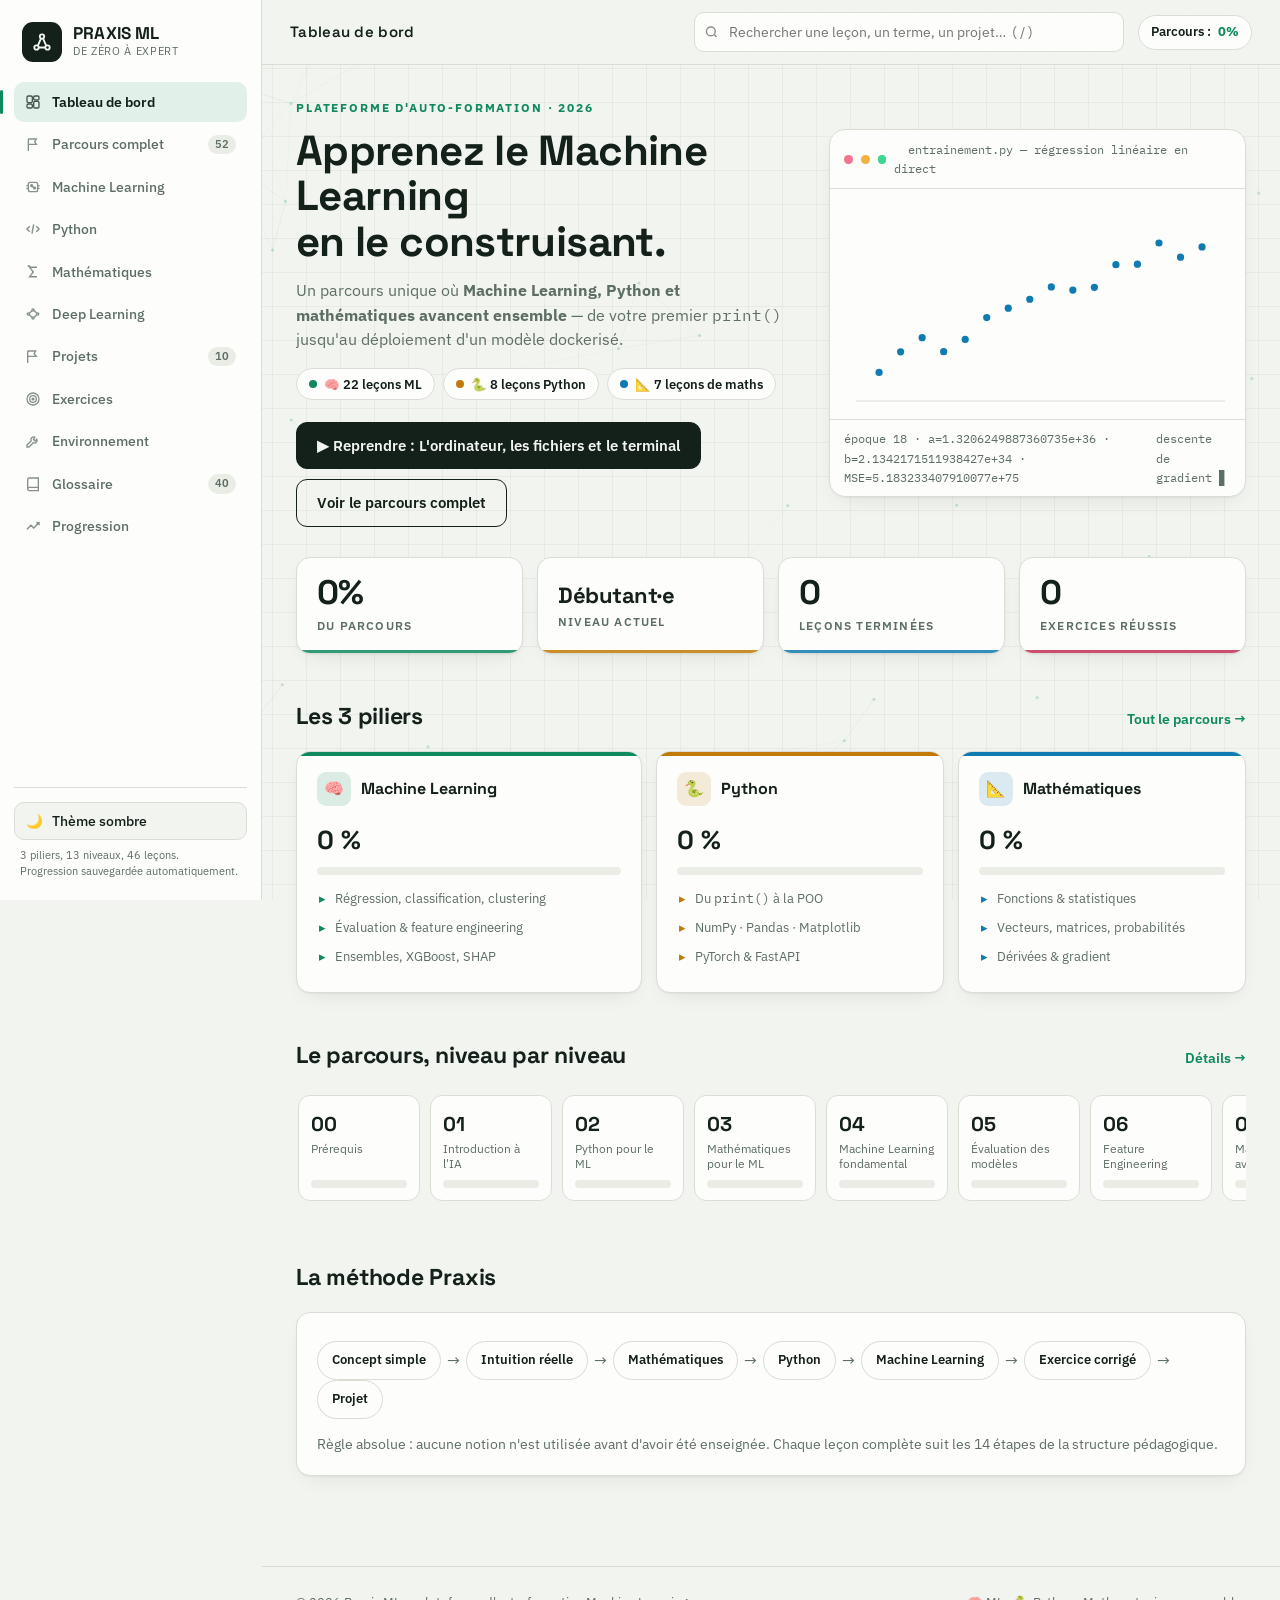
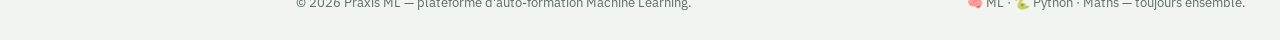
<file: Machine Learning.html>
<!DOCTYPE html>
<html lang="fr" data-theme="light">
<head>
<meta charset="UTF-8">
<meta name="viewport" content="width=device-width, initial-scale=1.0">
<title>Praxis ML — Apprendre le Machine Learning de zéro à expert</title>
<link rel="preconnect" href="https://fonts.googleapis.com">
<link rel="preconnect" href="https://fonts.gstatic.com" crossorigin>
<link href="https://fonts.googleapis.com/css2?family=Space+Grotesk:wght@400;500;600;700&family=IBM+Plex+Sans:ital,wght@0,400;0,500;0,600;0,700;1,400&family=IBM+Plex+Mono:wght@400;500;600&display=swap" rel="stylesheet">
<style>
:root{
  --bg:#f2f4ef; --bg2:#fdfdfb; --bg3:#e9ede5; --ink:#14201a; --mut:#5d6e64; --line:#d8ded4;
  --c-ml:#0f8a5f; --c-py:#c07a08; --c-math:#0f7bb0; --c-dl:#c22f57; --env:#6b7280;
  --code-bg:#0f1a15; --code-ink:#d8e6dd;
  --shadow:0 1px 2px rgba(20,32,26,.05),0 8px 24px -12px rgba(20,32,26,.14);
  --grid:rgba(20,32,26,.045);
}
html[data-theme="dark"]{
  --bg:#0c120f; --bg2:#131b16; --bg3:#1a241e; --ink:#e9f0ea; --mut:#98a89d; --line:#26332b;
  --c-ml:#3dd68f; --c-py:#f0b23e; --c-math:#4db8e8; --c-dl:#f4738f; --env:#9aa5ad;
  --code-bg:#0a120e; --code-ink:#cfe0d5;
  --shadow:0 1px 2px rgba(0,0,0,.3),0 10px 28px -14px rgba(0,0,0,.6);
  --grid:rgba(233,240,234,.035);
}
*{margin:0;padding:0;box-sizing:border-box}
html{scroll-behavior:smooth}
body{font-family:'IBM Plex Sans',sans-serif;background:var(--bg);color:var(--ink);font-size:15.5px;line-height:1.6;overflow-x:hidden}
body::before{content:"";position:fixed;inset:0;pointer-events:none;z-index:0;
  background-image:linear-gradient(var(--grid) 1px,transparent 1px),linear-gradient(90deg,var(--grid) 1px,transparent 1px);
  background-size:34px 34px}
#bgfx{position:fixed;inset:0;z-index:0;pointer-events:none;opacity:.55}
h1,h2,h3,h4,.num,.lvl-n{font-family:'Space Grotesk',sans-serif}
code,pre,.mono{font-family:'IBM Plex Mono',monospace}
a{color:inherit}
button{font-family:inherit;cursor:pointer}
::selection{background:var(--c-ml);color:#fff}
[hidden]{display:none!important}
.app{display:grid;grid-template-columns:262px 1fr;min-height:100vh;position:relative;z-index:1}
main{min-width:0}
.topbar{position:sticky;top:0;z-index:40;display:flex;align-items:center;gap:14px;padding:12px 28px;
  background:color-mix(in srgb,var(--bg) 86%,transparent);backdrop-filter:blur(10px);border-bottom:1px solid var(--line)}
.burger{display:none;background:none;border:1px solid var(--line);border-radius:8px;padding:7px 9px;color:var(--ink)}
.tb-title{font-family:'Space Grotesk';font-weight:600;font-size:15px;letter-spacing:.02em;white-space:nowrap;overflow:hidden;text-overflow:ellipsis}
.search{position:relative;flex:1;max-width:430px;margin-left:auto}
.search input{width:100%;padding:8px 12px 8px 34px;border:1px solid var(--line);border-radius:10px;background:var(--bg2);color:var(--ink);font:inherit;font-size:14px;outline:none;transition:.2s}
.search input:focus{border-color:var(--c-ml);box-shadow:0 0 0 3px color-mix(in srgb,var(--c-ml) 18%,transparent)}
.search svg{position:absolute;left:10px;top:50%;transform:translateY(-50%);opacity:.5}
#searchDrop{position:absolute;top:calc(100% + 6px);left:0;right:0;background:var(--bg2);border:1px solid var(--line);border-radius:12px;box-shadow:var(--shadow);max-height:380px;overflow:auto;padding:6px}
#searchDrop .sg{font-size:10.5px;letter-spacing:.14em;text-transform:uppercase;color:var(--mut);padding:8px 10px 3px}
#searchDrop .si{display:flex;align-items:center;gap:9px;padding:8px 10px;border-radius:8px;cursor:pointer;font-size:14px}
#searchDrop .si:hover{background:var(--bg3)}
.pill{display:inline-flex;align-items:center;gap:7px;padding:6px 12px;border:1px solid var(--line);border-radius:99px;background:var(--bg2);font-size:13px;font-weight:600;white-space:nowrap}
.pill b{color:var(--c-ml)}
#overlay{position:fixed;inset:0;background:rgba(10,16,12,.45);z-index:55;opacity:0;pointer-events:none;transition:.25s}
body.nav-open #overlay{opacity:1;pointer-events:auto}
.sidebar{position:sticky;top:0;height:100vh;overflow-y:auto;background:var(--bg2);border-right:1px solid var(--line);display:flex;flex-direction:column;padding:20px 14px;z-index:60}
.brand{display:flex;align-items:center;gap:11px;padding:2px 8px 20px}
.brand .mark{width:40px;height:40px;border-radius:11px;background:var(--ink);color:var(--bg);display:grid;place-items:center;flex:none}
.brand .bt{font-family:'Space Grotesk';font-weight:700;font-size:17px;letter-spacing:.01em;line-height:1.1}
.brand .bs{font-size:11px;color:var(--mut);letter-spacing:.06em;text-transform:uppercase}
.nav{display:flex;flex-direction:column;gap:2px;flex:1}
.nav a{display:flex;align-items:center;gap:11px;padding:9px 11px;border-radius:10px;text-decoration:none;font-size:14px;font-weight:500;color:var(--mut);position:relative;transition:.18s}
.nav a svg{flex:none;opacity:.75}
.nav a:hover{background:var(--bg3);color:var(--ink)}
.nav a.on{background:color-mix(in srgb,var(--c-ml) 11%,transparent);color:var(--ink);font-weight:600}
.nav a.on::before{content:"";position:absolute;left:-14px;top:8px;bottom:8px;width:3px;border-radius:3px;background:var(--c-ml)}
.nav a .cnt{margin-left:auto;font-size:11px;font-weight:600;background:var(--bg3);border-radius:99px;padding:1px 7px;color:var(--mut)}
.side-foot{padding-top:14px;border-top:1px solid var(--line);display:flex;flex-direction:column;gap:8px}
.theme-btn{display:flex;align-items:center;gap:9px;padding:9px 11px;border-radius:10px;border:1px solid var(--line);background:var(--bg);font-size:13.5px;font-weight:500;color:var(--ink)}
.theme-btn:hover{border-color:var(--c-ml)}
.side-note{font-size:11px;color:var(--mut);padding:0 6px;line-height:1.45}
.view{padding:34px 34px 90px;max-width:1180px;margin:auto}
.kicker{font-size:11.5px;font-weight:700;letter-spacing:.16em;text-transform:uppercase;color:var(--c-ml)}
.h1{font-size:clamp(28px,3.6vw,42px);line-height:1.08;font-weight:700;letter-spacing:-.015em}
.h2{font-size:23px;font-weight:700;letter-spacing:-.01em;margin-bottom:14px}
.sub{color:var(--mut);max-width:62ch}
.card{background:var(--bg2);border:1px solid var(--line);border-radius:14px;box-shadow:var(--shadow)}
.pad{padding:20px}
.sec{margin-top:44px}
.sec-head{display:flex;align-items:baseline;gap:12px;margin-bottom:16px}
.sec-head .h2{margin:0}
.sec-head .lnk{margin-left:auto;font-size:13.5px;font-weight:600;color:var(--c-ml);background:none;border:none;text-decoration:none}
.sec-head .lnk:hover{text-decoration:underline}
.hero{display:grid;grid-template-columns:1.15fr .95fr;gap:28px;align-items:center;margin-bottom:8px}
.hero .chips{display:flex;flex-wrap:wrap;gap:8px;margin:16px 0 22px}
.chip{display:inline-flex;align-items:center;gap:7px;padding:5px 12px;border:1px solid var(--line);border-radius:99px;font-size:12.5px;font-weight:600;background:var(--bg2)}
.chip .dot{width:8px;height:8px;border-radius:50%;background:var(--pc,var(--c-ml))}
.hero .cta{display:flex;gap:10px;flex-wrap:wrap}
.btn{display:inline-flex;align-items:center;gap:8px;padding:11px 20px;border-radius:11px;border:1px solid var(--ink);background:var(--ink);color:var(--bg);font-weight:600;font-size:14.5px;text-decoration:none;transition:.18s;cursor:pointer}
.btn:hover{transform:translateY(-2px);box-shadow:var(--shadow)}
.btn.ghost{background:transparent;color:var(--ink)}
.btn.ghost:hover{background:var(--bg3)}
.btn.sm{padding:8px 14px;font-size:13.5px;border-radius:9px}
.console{border-radius:16px;overflow:hidden;border:1px solid var(--line);background:var(--bg2);box-shadow:var(--shadow)}
.console .chd{display:flex;align-items:center;gap:8px;padding:10px 14px;border-bottom:1px solid var(--line);font-size:12px;font-family:'IBM Plex Mono';color:var(--mut)}
.console .chd i{width:9px;height:9px;border-radius:50%;display:inline-block}
.console canvas{width:100%;height:230px;display:block}
.console .cft{display:flex;justify-content:space-between;padding:9px 14px;font-size:12px;font-family:'IBM Plex Mono';color:var(--mut);border-top:1px solid var(--line)}
.console .cft b{color:var(--c-ml)}
.blink{animation:blink 1.1s steps(1) infinite}
@keyframes blink{50%{opacity:0}}
.statband{display:grid;grid-template-columns:repeat(4,1fr);gap:14px;margin-top:30px}
.stat{padding:18px 20px;position:relative;overflow:hidden;transition:.2s}
.stat:hover{transform:translateY(-3px)}
.stat .num{font-size:34px;font-weight:700;letter-spacing:-.02em;line-height:1}
.stat .lb{font-size:12px;letter-spacing:.1em;text-transform:uppercase;color:var(--mut);margin-top:6px;font-weight:600}
.stat::after{content:"";position:absolute;left:0;bottom:0;width:100%;height:3px;background:var(--pc,var(--c-ml));opacity:.85}
.bar{height:8px;border-radius:99px;background:var(--bg3);overflow:hidden}
.bar i{display:block;height:100%;border-radius:99px;background:var(--pc,var(--c-ml));width:0;transition:width .9s cubic-bezier(.2,.7,.2,1)}
.bar.lg{height:11px}
.pillars{display:grid;grid-template-columns:1.2fr 1fr 1fr;gap:14px}
.pcard{padding:20px;position:relative;overflow:hidden;transition:.2s}
.pcard:hover{transform:translateY(-3px)}
.pcard::before{content:"";position:absolute;top:0;left:0;right:0;height:4px;background:var(--pc)}
.pcard .pt{display:flex;align-items:center;gap:10px;font-family:'Space Grotesk';font-weight:700;font-size:16px}
.pcard .pt .pic{width:34px;height:34px;border-radius:9px;display:grid;place-items:center;background:color-mix(in srgb,var(--pc) 14%,transparent);color:var(--pc)}
.pcard .pct{font-family:'Space Grotesk';font-weight:700;font-size:26px;margin:14px 0 6px}
.pcard .nx{font-size:13px;color:var(--mut);margin-top:12px}
.pcard .nx a{color:var(--pc);font-weight:600;text-decoration:none}
.pcard .nx a:hover{text-decoration:underline}
.pcard ul{list-style:none;margin-top:10px;font-size:13px;color:var(--mut)}
.pcard ul li{padding:4px 0 4px 18px;position:relative}
.pcard ul li::before{content:"▸";position:absolute;left:2px;color:var(--pc)}
.lvlstrip{display:flex;gap:10px;overflow-x:auto;padding:6px 2px 14px;scrollbar-width:thin}
.lvlchip{flex:none;width:122px;border:1px solid var(--line);background:var(--bg2);border-radius:12px;padding:12px;cursor:pointer;transition:.18s;position:relative}
.lvlchip:hover{transform:translateY(-3px);box-shadow:var(--shadow);border-color:var(--c-ml)}
.lvlchip .n{font-family:'Space Grotesk';font-weight:700;font-size:20px}
.lvlchip .t{font-size:11.5px;color:var(--mut);line-height:1.3;margin-top:2px;min-height:30px}
.lvlchip .bar{margin-top:8px}
.lvlchip.done .n{color:var(--c-ml)}
.flow{display:flex;flex-wrap:wrap;gap:0;align-items:center;margin-top:8px}
.flow .st{display:flex;align-items:center;gap:8px;padding:8px 14px;border:1px solid var(--line);border-radius:99px;background:var(--bg2);font-size:13px;font-weight:600}
.flow .ar{color:var(--mut);padding:0 6px}
.lane-hd{display:grid;grid-template-columns:repeat(3,1fr);gap:14px;margin-bottom:14px}
.lane-hd .lh{display:flex;align-items:center;gap:9px;font-weight:700;font-family:'Space Grotesk';font-size:15px;padding:10px 14px;border-radius:11px;background:color-mix(in srgb,var(--pc) 10%,transparent);color:var(--pc);border:1px solid color-mix(in srgb,var(--pc) 30%,transparent)}
.lane-hd .lh small{font-weight:500;color:var(--mut);font-family:'IBM Plex Sans';font-size:12px}
.level-block{position:relative;padding:22px 0 26px 66px;border-top:1px dashed var(--line)}
.level-block .lvnum{position:absolute;left:0;top:22px;width:46px;height:46px;border-radius:13px;background:var(--ink);color:var(--bg);display:grid;place-items:center;font-family:'Space Grotesk';font-weight:700;font-size:19px}
.level-block .lvnum small{font-size:9px;letter-spacing:.1em;display:block;text-align:center;opacity:.7;font-weight:500}
.level-block .lvnum span{line-height:1}
.level-block .lt{font-family:'Space Grotesk';font-weight:700;font-size:19px}
.level-block .ld{color:var(--mut);font-size:14px;margin:3px 0 16px;max-width:70ch}
.lanes{display:grid;grid-template-columns:repeat(3,1fr);gap:14px;align-items:start}
.lane{display:flex;flex-direction:column;gap:9px}
.lcard{display:block;text-align:left;width:100%;background:var(--bg2);border:1px solid var(--line);border-left:4px solid var(--pc);border-radius:11px;padding:11px 13px;transition:.18s;position:relative}
.lcard:hover{transform:translateX(4px);box-shadow:var(--shadow)}
.lcard .tt{font-weight:600;font-size:13.8px;line-height:1.35;display:flex;gap:8px;align-items:flex-start}
.lcard .mt{display:flex;gap:6px;margin-top:7px;flex-wrap:wrap;align-items:center}
.tag{font-size:10.5px;font-weight:700;letter-spacing:.05em;padding:2px 8px;border-radius:99px;text-transform:uppercase}
.tag.full{background:color-mix(in srgb,var(--c-ml) 15%,transparent);color:var(--c-ml)}
.tag.syn{background:var(--bg3);color:var(--mut)}
.tag.dur{background:transparent;border:1px solid var(--line);color:var(--mut);text-transform:none;font-weight:500}
.chk{width:17px;height:17px;border-radius:50%;border:2px solid var(--line);flex:none;margin-top:2px;display:grid;place-items:center;font-size:10px;color:#fff;transition:.2s}
.lcard.isdone .chk{background:var(--c-ml);border-color:var(--c-ml)}
.lcard.isdone .tt{opacity:.72}
.lane-empty{border:1px dashed var(--line);border-radius:11px;padding:14px;font-size:12.5px;color:var(--mut);text-align:center}
.lhero{display:flex;justify-content:space-between;gap:24px;align-items:flex-end;flex-wrap:wrap;padding-bottom:20px;border-bottom:1px solid var(--line)}
.lhero .meta{display:flex;gap:8px;flex-wrap:wrap;margin:10px 0}
.lhero h1{font-size:clamp(24px,3vw,34px);letter-spacing:-.01em}
.lsec{margin-top:38px;scroll-margin-top:90px}
.lsec>.stt{display:flex;align-items:center;gap:12px;margin-bottom:14px}
.lsec>.stt .ic{width:34px;height:34px;border-radius:9px;display:grid;place-items:center;background:color-mix(in srgb,var(--pc,var(--c-ml)) 14%,transparent);color:var(--pc,var(--c-ml));flex:none}
.lsec>.stt h2{font-size:19px;font-weight:700}
.lsec .bd{background:var(--bg2);border:1px solid var(--line);border-radius:14px;padding:22px 24px}
.lsec .bd h4{font-size:15px;margin:16px 0 6px;color:var(--c-ml)}
.lsec .bd h4:first-child{margin-top:0}
.lsec .bd p{margin:8px 0}
.lsec .bd ul,.lsec .bd ol{margin:8px 0 8px 22px}
.lsec .bd li{margin:5px 0}
.lsec .bd table{width:100%;border-collapse:collapse;margin:12px 0;font-size:14px}
.lsec .bd th,.lsec .bd td{border:1px solid var(--line);padding:8px 11px;text-align:left}
.lsec .bd th{background:var(--bg3);font-family:'Space Grotesk';font-size:13px}
.callout{border-left:4px solid var(--cc,var(--c-ml));background:color-mix(in srgb,var(--cc,var(--c-ml)) 7%,transparent);border-radius:0 11px 11px 0;padding:13px 16px;margin:14px 0;font-size:14.5px}
.callout.warn{--cc:var(--c-py)}
.callout.danger{--cc:var(--c-dl)}
.callout b.t{display:block;font-size:12px;letter-spacing:.1em;text-transform:uppercase;margin-bottom:3px;color:var(--cc,var(--c-ml))}
.formula{background:var(--bg3);border:1px solid var(--line);border-radius:11px;padding:14px 18px;font-family:'IBM Plex Mono';font-size:15px;text-align:center;margin:12px 0;overflow-x:auto}
.objgrid{display:grid;grid-template-columns:1fr 1fr;gap:14px}
.linkrow{display:flex;gap:9px;flex-wrap:wrap;margin-top:14px}
.pchip{display:inline-flex;align-items:center;gap:7px;padding:6px 12px;border-radius:99px;font-size:12.5px;font-weight:600;border:1px solid color-mix(in srgb,var(--pc) 35%,transparent);background:color-mix(in srgb,var(--pc) 9%,transparent);color:var(--pc);cursor:pointer;transition:.15s}
.pchip:hover{transform:translateY(-2px)}
.code{border-radius:12px;overflow:hidden;border:1px solid rgba(255,255,255,.08);margin:14px 0;background:var(--code-bg)}
.code-hd{display:flex;align-items:center;justify-content:space-between;padding:8px 14px;background:rgba(255,255,255,.05);border-bottom:1px solid rgba(255,255,255,.07)}
.code-hd span{font-family:'IBM Plex Mono';font-size:11px;letter-spacing:.1em;text-transform:uppercase;color:#7fa392}
.copy{background:transparent;border:1px solid rgba(255,255,255,.16);color:#bcd6c8;font-size:11.5px;padding:3px 10px;border-radius:7px;transition:.15s}
.copy:hover{background:rgba(255,255,255,.1)}
.copy.ok{border-color:#3dd68f;color:#3dd68f}
.code pre{padding:15px 17px;overflow-x:auto;font-size:13.3px;line-height:1.65;color:var(--code-ink)}
.tok-k{color:#6ee7a8;font-weight:600}.tok-s{color:#f0c674}.tok-c{color:#6d8578;font-style:italic}.tok-n{color:#82c7f0}
.out{border:1px dashed var(--line);border-radius:11px;background:var(--bg3);padding:12px 16px;font-family:'IBM Plex Mono';font-size:13px;margin:6px 0 14px;color:var(--mut);white-space:pre-wrap}
.out::before{content:"▸ Résultat attendu";display:block;font-family:'IBM Plex Sans';font-size:10.5px;letter-spacing:.12em;text-transform:uppercase;font-weight:700;color:var(--c-ml);margin-bottom:5px}
.expl-toggle{background:none;border:1px solid var(--line);border-radius:9px;padding:8px 14px;font-size:13px;font-weight:600;color:var(--ink);margin:6px 0}
.expl-toggle:hover{border-color:var(--c-ml);color:var(--c-ml)}
.expl-list{border:1px solid var(--line);border-radius:11px;overflow:hidden;margin:8px 0}
.expl-list .er{display:grid;grid-template-columns:40px 1fr;gap:10px;padding:9px 13px;border-top:1px solid var(--line);font-size:13.5px}
.expl-list .er:first-child{border-top:none}
.expl-list .er:nth-child(odd){background:var(--bg3)}
.expl-list .er b{font-family:'IBM Plex Mono';color:var(--c-ml);font-weight:600}
.quiz{border:1px solid var(--line);border-radius:13px;background:var(--bg2);padding:18px 20px;margin:12px 0}
.quiz .qq{font-weight:600;font-size:15px;display:flex;gap:10px}
.quiz .qq .qtag{flex:none;font-size:10.5px;font-weight:700;letter-spacing:.08em;padding:3px 9px;border-radius:99px;background:var(--bg3);color:var(--mut);height:fit-content;text-transform:uppercase}
.quiz .opts{display:flex;flex-direction:column;gap:8px;margin-top:13px}
.opt{display:flex;align-items:center;gap:11px;text-align:left;padding:11px 14px;border:1px solid var(--line);border-radius:10px;background:var(--bg);font-size:14px;transition:.15s;color:var(--ink)}
.opt:hover:not(:disabled){border-color:var(--c-ml);transform:translateX(3px)}
.opt .k{width:24px;height:24px;border-radius:7px;border:1px solid var(--line);display:grid;place-items:center;font-family:'Space Grotesk';font-weight:700;font-size:12px;flex:none}
.opt.good{background:color-mix(in srgb,var(--c-ml) 13%,transparent);border-color:var(--c-ml);animation:pop .35s}
.opt.good .k{background:var(--c-ml);color:#fff;border-color:var(--c-ml)}
.opt.bad{background:color-mix(in srgb,var(--c-dl) 12%,transparent);border-color:var(--c-dl);animation:shake .4s}
.opt.bad .k{background:var(--c-dl);color:#fff;border-color:var(--c-dl)}
.opt:disabled{cursor:default}
@keyframes pop{50%{transform:scale(1.02)}}
@keyframes shake{25%{transform:translateX(-4px)}75%{transform:translateX(4px)}}
.qfb{margin-top:13px;border-radius:11px;padding:14px 16px;font-size:14px;background:var(--bg3);border:1px solid var(--line);animation:fadein .4s}
.qfb .v{font-weight:700;font-size:13px;letter-spacing:.05em;text-transform:uppercase}
.qfb .v.ok{color:var(--c-ml)}.qfb .v.ko{color:var(--c-dl)}
.qfb .why{margin-top:8px;padding-top:8px;border-top:1px dashed var(--line);color:var(--mut)}
.qfb .why li{margin:4px 0 4px 18px}
@keyframes fadein{from{opacity:0;transform:translateY(6px)}}
.viz{border:1px solid var(--line);border-radius:14px;background:var(--bg2);overflow:hidden;margin:16px 0}
.viz .vhd{display:flex;align-items:center;gap:10px;padding:10px 15px;border-bottom:1px solid var(--line);font-size:12.5px;font-weight:600;color:var(--mut);font-family:'IBM Plex Mono'}
.viz .vhd i{width:8px;height:8px;border-radius:50%;background:var(--c-ml);animation:blink 1.6s steps(1) infinite}
.viz canvas{width:100%;display:block}
.viz .vct{display:flex;flex-wrap:wrap;gap:14px;align-items:center;padding:12px 15px;border-top:1px solid var(--line);font-size:13px}
.viz .vct label{display:flex;align-items:center;gap:8px;font-weight:600}
.viz input[type=range]{accent-color:var(--c-ml);width:120px}
.viz .btn{padding:7px 13px;font-size:12.5px;border-radius:8px}
.viz .ro{font-family:'IBM Plex Mono';font-size:12.5px;color:var(--mut);margin-left:auto}
.viz .ro b{color:var(--c-ml)}
.neuro{display:grid;grid-template-columns:1fr 220px;gap:0}
.neuro .nmain{padding:18px}
.neuro .nctl{border-left:1px solid var(--line);padding:16px;display:flex;flex-direction:column;gap:12px;font-size:13px}
.neuro .nctl label{display:flex;flex-direction:column;gap:4px;font-weight:600}
.neuro .bulb{width:74px;height:74px;border-radius:50%;margin:8px auto;background:radial-gradient(circle,var(--c-py),color-mix(in srgb,var(--c-py) 40%,transparent))}
.proj{border:1px solid var(--line);border-radius:14px;background:var(--bg2);overflow:hidden;transition:.2s}
.proj:hover{box-shadow:var(--shadow)}
.proj .ph{padding:18px 20px;cursor:pointer;display:flex;gap:16px;align-items:flex-start}
.proj .pn{font-family:'Space Grotesk';font-weight:700;font-size:26px;color:var(--c-ml);line-height:1;flex:none;width:44px}
.proj .ptt{font-family:'Space Grotesk';font-weight:700;font-size:17px}
.proj .pd{color:var(--mut);font-size:13.5px;margin-top:3px}
.proj .pm{display:flex;gap:7px;flex-wrap:wrap;margin-top:9px}
.proj .pbody{border-top:1px dashed var(--line);padding:18px 20px;background:color-mix(in srgb,var(--bg3) 45%,transparent)}
.proj .pbody h4{font-size:12px;letter-spacing:.12em;text-transform:uppercase;color:var(--c-ml);margin:14px 0 6px}
.proj .pbody h4:first-child{margin-top:0}
.proj ol,.proj ul{margin-left:20px;font-size:14px}
.proj li{margin:4px 0}
.chev{margin-left:auto;transition:.25s;flex:none;color:var(--mut)}
.proj.open .chev{transform:rotate(180deg)}
.envgrid{display:grid;grid-template-columns:210px 1fr;gap:22px;align-items:start}
.envtabs{display:flex;flex-direction:column;gap:5px;position:sticky;top:86px}
.envtabs button{display:flex;align-items:center;gap:9px;text-align:left;padding:10px 13px;border-radius:10px;border:1px solid transparent;background:none;font-size:14px;font-weight:500;color:var(--mut);transition:.15s}
.envtabs button:hover{background:var(--bg2);color:var(--ink)}
.envtabs button.on{background:var(--bg2);border-color:var(--line);color:var(--ink);font-weight:600;box-shadow:var(--shadow)}
.glosearch{display:flex;gap:10px;flex-wrap:wrap;margin-bottom:20px}
.glosearch input{flex:1;min-width:220px;padding:10px 14px;border:1px solid var(--line);border-radius:10px;background:var(--bg2);color:var(--ink);font:inherit}
.gterm{padding:16px 18px;transition:.18s}
.gterm:hover{transform:translateY(-2px);box-shadow:var(--shadow)}
.gterm .t{font-family:'Space Grotesk';font-weight:700;font-size:15.5px}
.gterm .c{font-size:10.5px;font-weight:700;letter-spacing:.1em;text-transform:uppercase;color:var(--c-math);float:right}
.gterm .d{font-size:13.5px;color:var(--mut);margin-top:5px}
.ggrid{display:grid;grid-template-columns:repeat(auto-fill,minmax(260px,1fr));gap:12px}
.rankbar{display:flex;gap:10px;flex-wrap:wrap;margin:18px 0}
.rank{padding:10px 18px;border-radius:12px;border:1px solid var(--line);background:var(--bg2);text-align:center;flex:1;min-width:130px}
.rank .r{font-family:'Space Grotesk';font-weight:700;font-size:15px}
.rank .s{font-size:11.5px;color:var(--mut)}
.rank.on{border-color:var(--c-ml);background:color-mix(in srgb,var(--c-ml) 9%,transparent)}
.rank.on .r{color:var(--c-ml)}
.prog-row{display:grid;grid-template-columns:190px 1fr 60px;gap:14px;align-items:center;padding:9px 0;border-bottom:1px dashed var(--line);font-size:14px}
.prog-row:last-child{border:none}
.prog-row .pc-t{font-weight:600}
.prog-row .pc-n{text-align:right;font-family:'Space Grotesk';font-weight:600;color:var(--mut)}
.foot{border-top:1px solid var(--line);padding:26px 34px;color:var(--mut);font-size:13px;display:flex;justify-content:space-between;flex-wrap:wrap;gap:10px}
.rv{opacity:0;transform:translateY(16px);transition:opacity .6s ease,transform .6s ease}
.rv.in{opacity:1;transform:none}
@media(max-width:1020px){
  .app{grid-template-columns:1fr}
  .sidebar{position:fixed;left:0;top:0;width:270px;transform:translateX(-105%);transition:.28s;box-shadow:var(--shadow)}
  body.nav-open .sidebar{transform:none}
  .burger{display:block}
  .hero{grid-template-columns:1fr}
  .pillars{grid-template-columns:1fr}
  .statband{grid-template-columns:repeat(2,1fr)}
  .lane-hd,.lanes{grid-template-columns:1fr}
  .level-block{padding-left:0;padding-top:70px}
  .objgrid{grid-template-columns:1fr}
  .envgrid{grid-template-columns:1fr}
  .envtabs{position:static;flex-direction:row;overflow-x:auto}
  .neuro{grid-template-columns:1fr}
  .neuro .nctl{border-left:none;border-top:1px solid var(--line)}
  .view{padding:24px 18px 70px}
  .tb-title{display:none}
}
</style>
</head>
<body>
<canvas id="bgfx"></canvas>
<div id="overlay" onclick="document.body.classList.remove('nav-open')"></div>
<div class="app">
<aside class="sidebar" id="sidebar">
  <div class="brand">
    <div class="mark"><svg width="22" height="22" viewBox="0 0 24 24" fill="none" stroke="currentColor" stroke-width="2"><circle cx="6" cy="18" r="2.4"/><circle cx="12" cy="6" r="2.4"/><circle cx="18" cy="18" r="2.4"/><path d="M7.4 16.2 10.8 8.2M13.2 8.2l3.4 8M8.4 18h7.2"/></svg></div>
    <div><div class="bt">PRAXIS&nbsp;ML</div><div class="bs">de zéro à expert</div></div>
  </div>
  <nav class="nav" id="nav"></nav>
  <div class="side-foot">
    <button class="theme-btn" id="themeBtn">🌙 <span id="themeLbl">Thème sombre</span></button>
    <div class="side-note">3 piliers, 13 niveaux, 46 leçons.<br>Progression sauvegardée automatiquement.</div>
  </div>
</aside>
<main>
  <header class="topbar">
    <button class="burger" onclick="document.body.classList.toggle('nav-open')" aria-label="menu"><svg width="18" height="18" viewBox="0 0 24 24" fill="none" stroke="currentColor" stroke-width="2.2"><path d="M3 6h18M3 12h18M3 18h18"/></svg></button>
    <div class="tb-title" id="tbTitle">Tableau de bord</div>
    <div class="search">
      <svg width="15" height="15" viewBox="0 0 24 24" fill="none" stroke="currentColor" stroke-width="2.2"><circle cx="11" cy="11" r="7"/><path d="m20 20-3.5-3.5"/></svg>
      <input id="searchIn" type="text" placeholder="Rechercher une leçon, un terme, un projet…  ( / )" autocomplete="off">
      <div id="searchDrop" hidden></div>
    </div>
    <div class="pill">Parcours&nbsp;: <b id="hdrPct">0%</b></div>
  </header>
  <section class="view" id="v-dash"></section>
  <section class="view" id="v-parcours" hidden></section>
  <section class="view" id="v-pillar" hidden></section>
  <section class="view" id="v-lesson" hidden></section>
  <section class="view" id="v-projets" hidden></section>
  <section class="view" id="v-exercices" hidden></section>
  <section class="view" id="v-env" hidden></section>
  <section class="view" id="v-glossaire" hidden></section>
  <section class="view" id="v-progression" hidden></section>
  <footer class="foot">
    <span>© 2026 Praxis ML — plateforme d'auto-formation Machine Learning.</span>
    <span>🧠 ML · 🐍 Python ·  Maths — toujours ensemble.</span>
  </footer>
</main>
</div>
<script>
"use strict";
const $=s=>document.querySelector(s), $$=s=>[...document.querySelectorAll(s)];
const esc=s=>String(s).replace(/&/g,"&amp;").replace(/</g,"&lt;");
function hl(src,lang){
  let s=esc(src);
  if(lang==="bash") return s.replace(/(^|\n)(#[^\n]*)/g,'$1<span class="tok-c">$2</span>')
    .replace(/\b(pip|python|python3|git|docker|jupyter|cd|mkdir|ls|source)\b/g,'<span class="tok-k">$1</span>');
  return s
    .replace(/("""[\s\S]*?"""|"[^"\n]*"|'[^'\n]*')/g,'<span class="tok-s">$1</span>')
    .replace(/\b(import|from|def|return|for|while|if|elif|else|in|not|and|or|True|False|None|class|with|as|lambda|try|except|range|len|print|type|int|float|str|bool|input)\b/g,'<span class="tok-k">$1</span>')
    .replace(/\b(\d+\.?\d*)\b/g,'<span class="tok-n">$1</span>');
}
function codeBlock(src,lang,label){
  return `<div class="code"><div class="code-hd"><span>${label||lang||"python"}</span><button class="copy" data-raw="${encodeURIComponent(src)}">Copier</button></div><pre><code>${hl(src,lang)}</code></pre></div>`;
}
document.addEventListener("click",e=>{
  const b=e.target.closest(".copy"); if(!b)return;
  navigator.clipboard.writeText(decodeURIComponent(b.dataset.raw));
  b.textContent="Copié ✓"; b.classList.add("ok"); setTimeout(()=>{b.textContent="Copier";b.classList.remove("ok")},1500);
});
const LS="praxisml_v1";
let S={done:{},theme:"light",quiz:{}};
try{S=Object.assign(S,JSON.parse(localStorage.getItem(LS)||"{}"))}catch(e){}
const save=()=>localStorage.setItem(LS,JSON.stringify(S));
const isDone=id=>!!S.done[id];

const PIL={
  ml:{n:"Machine Learning",c:"var(--c-ml)"},
  py:{n:"Python & Programmation",c:"var(--c-py)"},
  math:{n:"Mathématiques",c:"var(--c-math)"},
  env:{n:"Environnement & Outils",c:"var(--env)"}
};
const NAV=[
 {v:"dash",t:"Tableau de bord",ic:'<svg width="16" height="16" viewBox="0 0 24 24" fill="none" stroke="currentColor" stroke-width="2"><rect x="3" y="3" width="8" height="10" rx="2"/><rect x="13" y="3" width="8" height="6" rx="2"/><rect x="13" y="11" width="8" height="10" rx="2"/><rect x="3" y="15" width="8" height="6" rx="2"/></svg>'},
 {v:"parcours",t:"Parcours complet",ic:'<svg width="16" height="16" viewBox="0 0 24 24" fill="none" stroke="currentColor" stroke-width="2"><path d="M5 21V4a1 1 0 0 1 1-1h11l-2.5 4L17 11H6"/></svg>'},
 {v:"p-ml",t:"Machine Learning",ic:'<svg width="16" height="16" viewBox="0 0 24 24" fill="none" stroke="currentColor" stroke-width="2"><rect x="5" y="5" width="14" height="14" rx="3"/><circle cx="10" cy="10" r="1.4" fill="currentColor"/><circle cx="14.5" cy="13.5" r="1.4" fill="currentColor"/><path d="M10.8 11 13.6 13M5 10H2M5 14H2M22 10h-3M22 14h-3"/></svg>'},
 {v:"p-py",t:"Python",ic:'<svg width="16" height="16" viewBox="0 0 24 24" fill="none" stroke="currentColor" stroke-width="2.2"><path d="m7 8-4 4 4 4M17 8l4 4-4 4M13 5l-2.5 14"/></svg>'},
 {v:"p-math",t:"Mathématiques",ic:'<svg width="16" height="16" viewBox="0 0 24 24" fill="none" stroke="currentColor" stroke-width="2.2"><path d="M18 5H7l5.5 7L7 19h11M4 3h4"/></svg>'},
 {v:"p-dl",t:"Deep Learning",ic:'<svg width="16" height="16" viewBox="0 0 24 24" fill="none" stroke="currentColor" stroke-width="2"><circle cx="5" cy="12" r="1.7"/><circle cx="12" cy="6" r="1.7"/><circle cx="12" cy="18" r="1.7"/><circle cx="19" cy="12" r="1.7"/><path d="M6.5 11 10.4 7M6.5 13l3.9 4M13.7 6.8l3.8 4M13.7 17.2l3.8-4"/></svg>'},
 {v:"projets",t:"Projets",ic:'<svg width="16" height="16" viewBox="0 0 24 24" fill="none" stroke="currentColor" stroke-width="2"><path d="M4 21V4a1 1 0 0 1 1-1h11l-2.5 4L17 11H5"/></svg>'},
 {v:"exercices",t:"Exercices",ic:'<svg width="16" height="16" viewBox="0 0 24 24" fill="none" stroke="currentColor" stroke-width="2"><circle cx="12" cy="12" r="9"/><circle cx="12" cy="12" r="5"/><circle cx="12" cy="12" r="1.4" fill="currentColor"/></svg>'},
 {v:"env",t:"Environnement",ic:'<svg width="16" height="16" viewBox="0 0 24 24" fill="none" stroke="currentColor" stroke-width="2"><path d="M14.7 6.3a4 4 0 0 0-5.4 5.4L3 18v3h3l6.3-6.3a4 4 0 0 0 5.4-5.4l-2.6 2.6-2.4-2.4z"/></svg>'},
 {v:"glossaire",t:"Glossaire",ic:'<svg width="16" height="16" viewBox="0 0 24 24" fill="none" stroke="currentColor" stroke-width="2"><path d="M4 19.5A2.5 2.5 0 0 1 6.5 17H20V3H6.5A2.5 2.5 0 0 0 4 5.5v14zM4 19.5A2.5 2.5 0 0 0 6.5 22H20v-5"/></svg>'},
 {v:"progression",t:"Progression",ic:'<svg width="16" height="16" viewBox="0 0 24 24" fill="none" stroke="currentColor" stroke-width="2.2"><path d="M3 17l6-6 4 4 8-8M17 7h4v4"/></svg>'}
];

/* ================= LEÇONS ================= */
const L={};
L["env-decouverte"]={t:`L'ordinateur, les fichiers et le terminal`,l:0,p:"env",d:`25 min`,
 obj:[`Se repérer dans les fichiers et dossiers de son ordinateur`,`Ouvrir un terminal et utiliser les commandes essentielles (cd, ls, mkdir)`,`Comprendre pourquoi le terminal est indispensable en ML`],
 pre:[],
 th:`<p>Avant de programmer, il faut savoir <b>où l'on range ses fichiers</b> et comment y accéder. En machine learning, vous manipulerez des dizaines de datasets, de scripts et de modèles : une organisation rigoureuse est votre premier outil.</p>
 <p>Le <b>terminal</b> est une télécommande textuelle pour l'ordinateur. Au lieu de cliquer dans des dossiers, on tape une commande. C'est ainsi qu'on installe Python, qu'on lance des entraînements et qu'on utilise Git.</p>
 <table><tr><th>Commande</th><th>Effet</th></tr><tr><td><code>cd mon_dossier</code></td><td>entrer dans un dossier</td></tr><tr><td><code>cd ..</code></td><td>remonter d'un niveau</td></tr><tr><td><code>ls</code> (Mac/Linux) / <code>dir</code> (Windows)</td><td>lister le contenu</td></tr><tr><td><code>mkdir projet</code></td><td>créer un dossier</td></tr><tr><td><code>pwd</code></td><td>afficher le dossier courant</td></tr></table>
 <div class="callout"><b class="t">Habitude d'expert</b>Créez un dossier racine unique, par exemple <code>~/ml-projects/</code>, avec un sous-dossier par projet. Vous ne chercherez jamais un fichier.</div>`,
 quiz:[{type:"qcm",q:`Quelle commande permet d'entrer dans le dossier <code>data</code> ?`,o:[`ls data`,`cd data`,`mkdir data`],g:1,
 e:`<code>cd</code> (change directory) déplace le terminal dans le dossier indiqué.`,w:[`<code>ls</code> liste le contenu mais n'y entre pas.`,`<code>mkdir</code> crée un dossier, il n'y entre pas.`]}],
 sk:[`Naviguer dans l'arborescence`,`Utiliser cd, ls, mkdir`],res:[`Le terminal remplace la souris pour tout ce qui est technique`,`Un dossier par projet, toujours`],nx:[`py-decouverte`,`Votre premier code Python s'écrit dans un fichier, quelque part dans un dossier.`]};

L["py-decouverte"]={t:`Python découverte : variables, types et print`,l:0,p:"py",d:`45 min`,full:1,
 obj:[`Créer et modifier des variables`,`Distinguer int, float, str et bool`,`Afficher un résultat avec print() et demander une valeur avec input()`,`Lire le type d'une valeur avec type()`],
 pre:[`env-decouverte`],
 th:`<p>Python est le langage du machine learning : NumPy, Pandas, scikit-learn et PyTorch sont tous écrits pour lui. Bonne nouvelle : c'est aussi l'un des plus simples à apprendre.</p>
 <h4>Une variable = une boîte avec une étiquette</h4>
 <p>Quand vous écrivez <code>age = 25</code>, vous collez l'étiquette <code>age</code> sur la valeur <code>25</code>. Plus tard, <code>age</code> vous redonne cette valeur. En ML, chaque <b>feature</b> d'un dataset est exactement cela : une colonne avec un nom et des valeurs.</p>
 <h4>Les 4 types de base</h4>
 <table><tr><th>Type</th><th>Exemple</th><th>Usage ML</th></tr><tr><td><code>int</code></td><td><code>25</code></td><td>âge, quantité</td></tr><tr><td><code>float</code></td><td><code>19.99</code></td><td>prix, température, poids d'un modèle</td></tr><tr><td><code>str</code></td><td><code>"Ada"</code></td><td>texte, catégories</td></tr><tr><td><code>bool</code></td><td><code>True</code></td><td>oui/non, 0/1</td></tr></table>`,
 int:`<p>Imaginez une fiche de renseignements : nom, âge, taille, « est étudiant ? ». Chaque case a un type différent. Un dataset ML n'est rien d'autre qu'un empilement de ces fiches — et Python sait déjà manipuler chaque case individuellement.</p>`,
 py:{code:`# Mes premières variables
age = 25                  # int   : nombre entier
prix = 19.99              # float : nombre à virgule
nom = "Ada"               # str   : texte (entre guillemets)
est_etudiant = True       # bool  : vrai ou faux

print(nom, "a", age, "ans")
print("Type de prix :", type(prix))

age = age + 1             # on met à jour la variable
print("Année prochaine :", age)`,
 out:`Ada a 25 ans
Type de prix : <class 'float'>
Année prochaine : 26`,
 expl:[[1,`Un commentaire : Python l'ignore, il sert aux humains.`],[2,`Crée la variable <code>age</code> contenant l'entier 25.`],[3,`<code>prix</code> contient un nombre à virgule (float). Attention : point, pas virgule.`],[4,`Une chaîne de caractères, toujours entre guillemets.`],[5,`Un booléen : <code>True</code> ou <code>False</code> (majuscule obligatoire).`],[7,`<code>print</code> affiche plusieurs valeurs séparées par des espaces.`],[8,`<code>type()</code> révèle le type d'une valeur.`],[10,`On recalcule et on range le résultat dans la même variable : l'étiquette se déplace.`]]},
 ml:`<p>En ML, on ne programme pas les règles : on fournit des <b>données</b>. Mais pour décrire ces données, on utilise exactement ce que vous venez d'apprendre. La suite logique : stocker plusieurs valeurs ensemble (listes) puis dans des tableaux (NumPy).</p>`,
 ex:`<p>Le dataset <b>Iris</b> (le « bonjour » du ML) décrit 150 fleurs avec 4 mesures float et 1 nom d'espèce str. Vous savez déjà décrire chaque ligne !</p>`,
 quiz:[
  {type:"qcm",q:`Après <code>x = "5"</code>, quel est le type de <code>x</code> ?`,o:[`int`,`str`,`float`],g:1,e:`Les guillemets créent toujours du texte, même avec des chiffres.`,w:[`Sans guillemets, oui — mais ici il y en a.`,`Pas de guillemets et un point décimal auraient donné un float.`]},
  {type:"qcm",q:`Que vaut <code>type(3.0)</code> ?`,o:[`<class 'int'>`,`<class 'float'>`,`<class 'str'>`],g:1,e:`Le <code>.0</code> indique un nombre à virgule flottante, même si la valeur est entière.`,w:[`<code>3</code> sans point serait un int.`,`Rien n'est entre guillemets.`]},
  {type:"vf",q:`<code>Age = 25</code> et <code>age = 30</code> sont la même variable.`,o:[`Vrai`,`Faux`],g:1,e:`Python distingue majuscules et minuscules : ce sont deux variables différentes.`,w:[`Non : la casse fait partie du nom.`]}],
 mp:{n:`Carte d'identité d'un dataset`,d:`Créez des variables décrivant le dataset Iris (<code>nb_lignes = 150</code>, <code>nb_features = 4</code>, <code>nom = "iris"</code>, <code>est_classe = True</code>), puis affichez une phrase récapitulative avec un seul <code>print</code>.`,ch:`Ajoutez une variable <code>features</code> contenant la liste des noms de colonnes (on verra les listes juste après).`},
 res:[`Une variable est une étiquette sur une valeur`,`4 types de base : int, float, str, bool`,`print() affiche, type() renseigne, input() demande`],
 sk:[`Créer et mettre à jour des variables`,`Reconnaître les types de base`,`Afficher et convertir des valeurs`],
 liens:[[`env-decouverte`,`Terminal`],[`ml-donnees`,`Dataset & features`]],
 nx:[`m-nombres`,`Les nombres et leurs opérations sont la matière première de tous les calculs du ML.`]};

L["m-nombres"]={t:`Nombres, fractions, puissances et logarithmes`,l:0,p:"math",d:`40 min`,full:1,
 obj:[`Manipuler fractions, puissances et racines`,`Comprendre ce que fait un logarithme`,`Savoir pourquoi ces outils reviennent sans cesse en ML`],
 pre:[],
 th:`<p>Pas de panique : tout ici se calcule avec un stylo. Nous construisons uniquement les outils qui serviront plus tard.</p>
 <h4>Fractions et pourcentages</h4><p>Une fraction est une division : <code>3/4 = 0,75 = 75 %</code>. En ML, l'accuracy d'un modèle (« 87 % de bonnes réponses ») est exactement cela : <b>bonnes prédictions ÷ total</b>.</p>
 <h4>Puissances</h4><p><code>2³ = 2 × 2 × 2 = 8</code>. Le petit nombre indique combien de fois on multiplie. Le MSE (erreur quadratique, niveau 4) élève les erreurs au carré pour pénaliser les grandes erreurs.</p>
 <h4>Logarithme : l'opération inverse</h4><p>Le logarithme répond à la question : « 10 élevé à quelle puissance donne ce nombre ? » → <code>log₁₀(1000) = 3</code>. Il <b>écrase les grandes valeurs</b> : c'est lui qu'on utilise dans la loss logistique et l'entropie des arbres de décision.</p>`,
 int:`<p>Le logarithme est une échelle de Richter : passer de 1 à 10 « compte » autant que passer de 1000 à 10 000. Quand un modèle compare des probabilités minuscules (0,0001), le log évite les nombres illisibles.</p>`,
 maths:`<div class="formula">a^n = a × a × … × a &nbsp;&nbsp;|&nbsp;&nbsp; log(x) = y ⟺ e^y = x &nbsp;&nbsp;|&nbsp;&nbsp; √x = x^(1/2)</div>
 <p>Exemple numérique : <code>2⁴ = 16</code>, donc <code>log₂(16) = 4</code>. Et <code>ln(e) = 1</code> car <code>e¹ = e ≈ 2,718</code> — ce <code>e</code> reviendra dans la fonction sigmoïde.</p>`,
 py:{code:`print(3/4)        # fraction -> 0.75
print(2**10)      # puissance : 1024
print(9**0.5)     # racine carrée : 3.0

import math
print(math.log(1000))      # ln(1000) ≈ 6.908
print(math.log10(1000))    # log base 10 : 3.0

# Pourcentage de réussite d'un modèle
bonnes = 87
total = 100
print("Accuracy :", bonnes/total*100, "%")`,
 out:`0.75
1024
3.0
6.907755278982137
3.0
Accuracy : 87.0 %`,
 expl:[[1,`La division donne un float.`],[2,`<code>**</code> est l'opérateur puissance.`],[3,`Puissance 0.5 = racine carrée.`],[5,`On importe le module math.`],[6,`<code>log</code> sans précision = logarithme népérien (base e).`]]},
 ml:`<p>Retenez le réflexe : <b>pourcentage = ratio</b>, <b>carré = punir les grandes erreurs</b>, <b>log = dompter les très petits et très grands nombres</b>. Vous retrouverez ces trois gestes dans chaque algorithme.</p>`,
 ex:`<p>La fonction de coût d'une régression logistique est <code>−log(p)</code> si la réponse est 1. Plus le modèle est sûr à tort, plus la punition explose — grâce au log.</p>`,
 quiz:[{type:"qcm",q:`Que vaut <code>2⁵</code> ?`,o:[`10`,`25`,`32`],g:2,e:`2×2×2×2×2 = 32.`,w:[`Confusion multiplication/puissance.`,`On ne multiplie pas 2 par 5.`]},
 {type:"qcm",q:`Pourquoi utilise-t-on des logarithmes en ML ?`,o:[`Pour arrondir les résultats`,`Pour gérer des valeurs très petites ou très grandes`,`Pour accélérer Python`],g:1,e:`Le log compresse l'échelle : idéal pour les probabilités minuscules.`,w:[`Le log transforme, il n'arrondit pas.`,`La vitesse dépend du matériel et du code.`]}],
 mp:{n:`Calculatrice de croissance`,d:`Un dataset double chaque année. Écrivez un script qui affiche sa taille après 10 ans (2¹⁰) puis le nombre d'années nécessaires pour atteindre 1 million (indice : <code>math.log2</code>).`,ch:`Refaites-le avec une boucle <code>while</code> au lieu du logarithme.`},
 res:[`Fraction = division ; pourcentage = fraction × 100`,`x² amplifie les grandes valeurs (MSE)`,`log écrase les grandes échelles (loss, entropie)`],
 sk:[`Calculer puissances et racines en Python`,`Utiliser math.log`,`Traduire un ratio en pourcentage`],
 liens:[[`py-decouverte`,`Variables Python`],[`eval-classif`,`Accuracy`]],
 nx:[`ia-ml-dl`,`La boîte à outils de base est prête : place aux concepts du ML.`]};

L["ia-ml-dl"]={t:`IA, Machine Learning, Deep Learning : la grande famille`,l:1,p:"ml",d:`35 min`,full:1,
 obj:[`Expliquer avec ses mots la différence entre IA, ML et Deep Learning`,`Reconnaître des exemples réels de chaque niveau`,`Comprendre le changement de paradigme : règles apprises vs règles écrites`],
 pre:[`py-decouverte`,`m-nombres`],
 th:`<p>Trois cercles emboîtés :</p>
 <ul><li><b>Intelligence Artificielle (IA)</b> : tout programme capable d'une tâche « intelligente » — y compris avec des règles écrites à la main (un échiquier des années 1990 est une IA).</li>
 <li><b>Machine Learning (ML)</b> : le sous-ensemble où la machine <b>apprend des données</b> au lieu de recevoir des règles. On lui montre des exemples, elle en déduit le motif.</li>
 <li><b>Deep Learning (DL)</b> : le sous-ensemble du ML qui utilise des <b>réseaux de neurones artificiels</b> à plusieurs couches. C'est lui qui reconnaît les visages et traduit les langues.</li></ul>
 <h4>Le changement de paradigme</h4>
 <table><tr><th></th><th>Entrée</th><th>Sortie</th></tr><tr><td><b>Programme classique</b></td><td>données + <b>règles</b> écrites par l'humain</td><td>réponses</td></tr><tr><td><b>Machine Learning</b></td><td>données + <b>réponses</b> (exemples)</td><td>règles (le modèle)</td></tr></table>
 <p>Repères : 1950, Turing pose la question « les machines pensent-elles ? » · 1997, Deep Blue bat Kasparov (IA à règles) · 2012, AlexNet explose la reconnaissance d'images (début du DL moderne) · 2022+, les grands modèles de langage grand public.</p>`,
 int:`<p><b>Le filtre anti-spam.</b> Version classique : vous écrivez des règles (« si le mail contient GAGNER, spam »). Les escrocs changent leurs mots, vos règles deviennent obsolètes. Version ML : on montre à la machine 10 000 mails déjà étiquetés spam/non-spam ; elle découvre elle-même les indices — et s'adapte. C'est exactement ce renversement : <i>on ne programme plus la règle, on entraîne un modèle</i>.</p>`,
 py:{code:`def est_spam(mail):
    if "gagner" in mail or "gratuit" in mail:
        return True
    return False`},
 pyExpl:[[2,`La version « règles » : des <code>if</code> écrits à la main. La version ML remplacera ce <code>if</code> par <code>modele.predict(mail)</code> — un modèle entraîné sur des exemples. Tout le niveau 4 construit ce remplacement.`]],
 maths:`<p>Aucune formule pour l'instant — mais notez-le : le ML transforme un problème du monde réel en <b>problème d'optimisation numérique</b> (« trouver les nombres qui minimisent l'erreur »). Les maths arrivent pile au moment où elles servent, au niveau 3.</p>`,
 ex:`<p>Recommandations Netflix (ML), déverrouillage facial (DL), traduction automatique (DL), scoring bancaire (ML classique), joueur de Go AlphaGo (DL + renforcement).</p>`,
 quiz:[
  {type:"qcm",q:`Un filtre anti-spam qui apprend de mails étiquetés est…`,o:[`de l'IA symbolique à règles`,`du Machine Learning`,`une simple boucle while`],g:1,e:`Il apprend des exemples au lieu d'appliquer des règles écrites : c'est la définition du ML.`,w:[`L'IA symbolique applique des règles explicites — l'opposé de l'apprentissage.`,`Une boucle ne « apprend » rien du tout.`]},
  {type:"vf",q:`Le Deep Learning est un sous-ensemble du Machine Learning.`,o:[`Vrai`,`Faux`],g:0,e:`Oui : tout DL est du ML, mais tout ML n'est pas du DL (ex. régression linéaire).`,w:[`Regardez les cercles emboîtés : DL ⊂ ML ⊂ IA.`]},
  {type:"qcm",q:`Dans l'approche ML, on fournit à la machine :`,o:[`des règles et on attend des données`,`des données et des réponses attendues`,`uniquement des mathématiques`],g:1,e:`Données + étiquettes → la machine en déduit les règles (le modèle).`,w:[`C'est l'inverse : c'est le programme classique.`,`Les maths sont l'outil, pas la matière première.`]}],
 mp:{n:`Classez 6 technologies`,d:`Pour chaque exemple (voiture autonome, thermostat programmable, recommandation YouTube, correcteur orthographique à dictionnaire, ChatGPT, calculatrice), indiquez : IA à règles, ML ou DL. Justifiez en une phrase.`,ch:`Trouvez un exemple qui combine les trois.`},
 res:[`IA ⊃ ML ⊃ DL`,`ML = apprendre des données plutôt que programmer des règles`,`On fournit données + réponses, on récupère un modèle`],
 sk:[`Situer IA / ML / DL`,`Identifier un problème de ML`,`Expliquer le paradigme données → règles`],
 liens:[[`py-decouverte`,`Le if/else classique`],[`m-nombres`,`Premiers calculs`]],
 nx:[`m-fonctions`,`Un modèle ML est une fonction : comprenons cet objet mathématique avant de l'entraîner.`]};

L["m-fonctions"]={t:`Les fonctions : la brique de tout modèle`,l:1,p:"math",d:`35 min`,
 obj:[`Lire et tracer f(x) = ax + b`,`Comprendre entrée → sortie`,`Faire le lien : un modèle ML est une fonction`],pre:[`m-nombres`],
 th:`<p>Une fonction est une machine : on entre un nombre, il en ressort un autre, toujours de la même façon. <code>f(x) = 2x + 1</code> transforme 3 en 7. En ML, un <b>modèle est une fonction</b> : entrée = les features, sortie = la prédiction, et les coefficients (a, b) sont justement ce que l'entraînement va régler.</p><p>La forme <code>y = ax + b</code> est une droite : <code>a</code> est la pente (combien y augmente quand x augmente de 1), <code>b</code> l'ordonnée à l'origine. C'est littéralement le modèle du niveau 4 (régression linéaire).</p>`,
 quiz:[{type:"qcm",q:`Si f(x) = 3x − 2, que vaut f(4) ?`,o:[`10`,`14`,`7`],g:0,e:`3 × 4 − 2 = 10.`,w:[`Vous avez oublié le −2 ? Recalculez : 12 − 2.`,`3 × 4 + 2 donnerait 14 : mauvais signe.`]}],
 sk:[`Évaluer une fonction en un point`,`Interpréter pente et ordonnée à l'origine`],res:[`Un modèle = une fonction dont on règle les coefficients`],nx:[`py-listes`,`Un dataset contient beaucoup d'exemples : il faut des structures pour les stocker.`]};

L["py-listes"]={t:`Listes, tuples et dictionnaires`,l:1,p:"py",d:`50 min`,
 obj:[`Créer et parcourir listes, tuples et dictionnaires`,`Choisir la bonne structure selon le besoin`,`Préparer le terrain pour NumPy et Pandas`],pre:[`py-decouverte`],
 th:`<p>Une <b>liste</b> (<code>[10, 20, 30]</code>) stocke plusieurs valeurs dans l'ordre — c'est l'ancêtre du tableau NumPy. Un <b>tuple</b> (<code>(10, 20)</code>) est une liste non modifiable. Un <b>dictionnaire</b> (<code>{"age": 25, "ville": "Paris"}</code>) associe des clés à des valeurs — c'est l'ancêtre d'une ligne de dataset ou d'un fichier JSON d'API.</p>
 ${codeBlock(`notes = [12, 15, 9, 18]          # liste
eleve = {"nom": "Ada", "moyenne": 13.5}  # dictionnaire

print(eleve["nom"])              # accès par clé
notes.append(17)                 # ajout
print(sum(notes)/len(notes))     # moyenne : 14.2`)}`,
 quiz:[{type:"qcm",q:`Que renvoie <code>len([4, 8, 15, 16])</code> ?`,o:[`16`,`4`,`3`],g:1,e:`len compte le nombre d'éléments : 4.`,w:[`16 est la valeur du dernier élément.`,`L'index du dernier est 3, mais len compte les éléments.`]}],
 sk:[`Manipuler listes et dictionnaires`,`Accéder par index et par clé`],res:[`Liste = collection ordonnée ; dict = association clé→valeur`],nx:[`py-boucles`,`Pour traiter un dataset entier, il faut automatiser la répétition.`]};

L["py-boucles"]={t:`Conditions et boucles : automatiser`,l:2,p:"py",d:`50 min`,
 obj:[`Écrire if / elif / else`,`Répéter avec for et range`,`Parcourir une liste pour la transformer`],pre:[`py-listes`],
 th:`<p>Un dataset contient des milliers de lignes : personne ne les traite à la main. <code>for</code> répète, <code>if</code> décide.</p>
 ${codeBlock(`notes = [12, 15, 9, 18, 7]
reussite = 0
for n in notes:            # pour chaque note
    if n >= 10:            # décision
        reussite = reussite + 1
print(reussite / len(notes) * 100, "% de réussite")`)}
 <p>En ML, la boucle d'entraînement est exactement ce motif : <i>pour chaque exemple, prédire, mesurer l'erreur, corriger</i>.</p>`,
 quiz:[{type:"qcm",q:`Combien de fois tourne <code>for i in range(5)</code> ?`,o:[`4`,`5`,`6`],g:1,e:`range(5) produit 0,1,2,3,4 : cinq valeurs.`,w:[`range commence à 0 mais contient bien 5 valeurs.`,`Il s'arrête avant 5, donc 5 tours et non 6.`]}],
 sk:[`Structurer une boucle sur des données`,`Compter avec un accumulateur`],res:[`for parcourt, if décide : le duo de base du traitement de données`],nx:[`py-fonctions`,`Regroupons ces traitements en briques réutilisables.`]};

L["py-fonctions"]={t:`Fonctions Python : def et return`,l:2,p:"py",d:`45 min`,
 obj:[`Définir une fonction avec paramètres`,`Renvoyer un résultat avec return`,`Écrire sa première fonction de prédiction`],pre:[`py-boucles`],
 th:`<p>Une fonction regroupe du code sous un nom réutilisable. Conceptuellement, c'est la même chose que la fonction mathématique f(x) : entrée → sortie.</p>
 ${codeBlock(`def predire_loyer(surface, a=19.0, b=30.0):
    """Prédit un loyer à partir de la surface."""
    return a * surface + b

print(predire_loyer(45))   # 885.0`)}
 <div class="callout"><b class="t">Le déclic</b>Un modèle de régression linéaire entraîné, c'est <i>exactement</i> cette fonction : les paramètres <code>a</code> et <code>b</code> ont simplement été appris automatiquement au lieu d'être écrits à la main.</div>`,
 quiz:[{type:"qcm",q:`Que fait <code>return</code> dans une fonction ?`,o:[`Affiche la valeur à l'écran`,`Renvoie la valeur à l'appelant et termine la fonction`,`Sauvegarde dans un fichier`],g:1,e:`return renvoie la valeur ; print ne fait que l'afficher.`,w:[`print affiche, return renvoie : confusion classique.`,`Aucun fichier n'est écrit.`]}],
 sk:[`Écrire une fonction paramétrée`,`Distinguer print et return`],res:[`def/return créent des briques réutilisables — un modèle est une fonction apprise`],nx:[`py-fichiers`,`Les données réelles vivent dans des fichiers : apprenons à les lire.`]};

L["py-fichiers"]={t:`Fichiers, CSV et exceptions`,l:2,p:"py",d:`45 min`,
 obj:[`Lire un fichier CSV ligne par ligne`,`Protéger son code avec try / except`,`Comprendre les erreurs sans paniquer`],pre:[`py-fonctions`],
 th:`<p>Les datasets arrivent en fichiers CSV : du texte, une ligne par exemple, une virgule par colonne.</p>
 ${codeBlock(`with open("maisons.csv") as f:       # with ferme le fichier tout seul
    lignes = f.readlines()

for ligne in lignes[1:6]:            # on saute l'en-tête
    surface, loyer = ligne.strip().split(",")
    print(float(surface), "m2 ->", float(loyer), "euros")

try:
    valeur = float("abc")            # conversion impossible !
except ValueError:
    print("Donnée invalide, on l'ignore")`)}`,
 quiz:[{type:"qcm",q:`À quoi sert <code>with open(...)</code> ?`,o:[`À ouvrir plus vite`,`À garantir la fermeture du fichier, même en cas d'erreur`,`À ouvrir en lecture seule`],g:1,e:`Le bloc with ferme automatiquement la ressource à la fin.`,w:[`La vitesse n'a rien à voir.`,`On peut ouvrir en écriture avec with aussi.`]}],
 sk:[`Lire un CSV brut`,`Gérer les erreurs de données`],res:[`with + split + float : le trio du CSV artisanal ; try/except absorbe les données sales`],nx:[`py-numpy`,`Dès que les données grossissent, on passe aux tableaux NumPy.`]};

L["py-numpy"]={t:`NumPy : tableaux, vecteurs et vitesse`,l:2,p:"py",d:`60 min`,
 obj:[`Créer et manipuler des arrays NumPy`,`Faire des calculs sur des tableaux entiers sans boucle`,`Préparer les données pour scikit-learn`],pre:[`py-fichiers`,`m-fonctions`],
 th:`<p>NumPy est LE socle numérique de Python. Son objet central, l'<b>array</b>, stocke des nombres homogènes et calcule <b>en bloc</b> : <code>array * 2</code> multiplie chaque élément, sans boucle. C'est 50 à 100× plus rapide qu'une liste Python.</p>
 ${codeBlock(`import numpy as np

surfaces = np.array([20, 30, 40, 50, 60])
loyers   = surfaces * 19 + 30        # calcul vectorisé !
print(loyers)                        # [410 600 790 980 1170]

print(surfaces.mean())               # 40.0  : moyenne
print(surfaces.reshape(5, 1).shape)  # (5, 1) : format scikit-learn`)}`,
 quiz:[{type:"qcm",q:`Que vaut <code>np.array([1, 2, 3]) * 2</code> ?`,o:[`[1, 2, 3, 1, 2, 3] (répétition)`,`[2, 4, 6]`,`Une erreur`],g:1,e:`Sur un array, * s'applique élément par élément.`,w:[`Ça, c'est le comportement des listes Python !`,`Non, c'est parfaitement valide.`]}],
 sk:[`Calcul vectorisé`,`mean, reshape, shape`],res:[`NumPy = calculs en bloc sur tableaux ; le format (n,1) est celui qu'attend scikit-learn`],nx:[`py-pandas`,`Un tableau de nombres ne suffit pas : les vrais datasets ont des colonnes nommées.`]};

L["py-pandas"]={t:`Pandas : le DataFrame, votre tableau de bord`,l:2,p:"py",d:`60 min`,
 obj:[`Charger un CSV avec read_csv`,`Explorer : head, describe, info`,`Filtrer des lignes et créer des colonnes`],pre:[`py-numpy`],
 th:`<p>Pandas ajoute des <b>noms de colonnes</b> et des outils d'analyse aux tableaux NumPy. Le DataFrame est un tableur programmable.</p>
 ${codeBlock(`import pandas as pd

df = pd.read_csv("maisons.csv")
print(df.head())          # 5 premières lignes
print(df.describe())      # statistiques par colonne
print(df["loyer"].mean()) # moyenne d'une colonne

grandes = df[df["surface"] > 40]      # filtre
df["prix_m2"] = df["loyer"] / df["surface"]  # nouvelle colonne`)}`,
 quiz:[{type:"qcm",q:`Quelle méthode donne un résumé statistique rapide d'un DataFrame ?`,o:[`.summary()`,`.describe()`,`.stats()`],g:1,e:`describe() renvoie moyenne, écart-type, min/max, quartiles.`,w:[`N'existe pas.`,`N'existe pas non plus.`]}],
 sk:[`Charger et explorer un dataset`,`Filtrer et enrichir un DataFrame`],res:[`read_csv → head → describe : le rituel d'ouverture de tout dataset`],nx:[`py-matplotlib`,`Les chiffres résument, les graphiques révèlent.`]};

L["py-matplotlib"]={t:`Matplotlib : voir ses données`,l:2,p:"py",d:`40 min`,
 obj:[`Tracer nuages de points et courbes`,`Ajouter titres et étiquettes d'axes`,`Lire un graphique en data scientist`],pre:[`py-pandas`],
 th:`<p>Avant tout modèle : <b>regarder</b>. Un scatter plot révèle une tendance, une anomalie, une classe déséquilibrée — des choses qu'aucun chiffre ne montre.</p>
 ${codeBlock(`import matplotlib.pyplot as plt

surfaces = [20, 30, 40, 50, 60, 70]
loyers   = [410, 560, 730, 890, 1050, 1190]

plt.scatter(surfaces, loyers)
plt.xlabel("Surface (m2)")
plt.ylabel("Loyer (euros)")
plt.title("Loyer selon la surface")
plt.show()`)}`,
 quiz:[{type:"qcm",q:`Quelle fonction trace un nuage de points ?`,o:[`plt.plot()`,`plt.scatter()`,`plt.bar()`],g:1,e:`scatter dessine des points individuels, parfait pour deux variables.`,w:[`plot relie les points par des lignes.`,`bar trace des barres.`]}],
 sk:[`Tracer un scatter plot`,`Étiqueter un graphique`],res:[`scatter + xlabel/ylabel/title/show : le squelette de tout graphique`],nx:[`m-stats`,`Décrivons ces données avec les bons outils mathématiques.`]};

L["m-stats"]={t:`Statistiques descriptives : résumer des données`,l:2,p:"math",d:`45 min`,
 obj:[`Calculer moyenne, médiane, variance, écart-type`,`Repérer les valeurs extrêmes`,`Comprendre ce que describe() affiche`],pre:[`m-nombres`,`py-pandas`],
 th:`<p>La <b>moyenne</b> donne le centre, mais elle est sensible aux valeurs extrêmes ; la <b>médiane</b> résiste mieux. La <b>variance</b> mesure la dispersion moyenne (au carré), l'<b>écart-type</b> sa version dans l'unité des données.</p>
 <div class="formula">moyenne = (Σxᵢ)/n &nbsp;&nbsp;·&nbsp;&nbsp; variance = Σ(xᵢ − moyenne)² / n</div>
 <p>Exemple : [2, 4, 6] → moyenne 4, variance ((−2)²+0²+2²)/3 = 8/3 ≈ 2,67, écart-type ≈ 1,63. En ML, ces chiffres servent à <b>normaliser</b> les features (niveau 6) et à détecter les anomalies.</p>`,
 quiz:[{type:"qcm",q:`Moyenne de [2, 4, 6] ?`,o:[`3`,`4`,`6`],g:1,e:`(2+4+6)/3 = 4.`,w:[`Addition incomplète ?`,`6 est le maximum, pas la moyenne.`]}],
 sk:[`Calculer moyenne, variance, écart-type`,`Choisir médiane vs moyenne`],res:[`Centre + dispersion = le portrait-robot de toute colonne numérique`],nx:[`m-vecteurs`,`Plusieurs features ensemble forment un vecteur : passons en plusieurs dimensions.`]};

L["m-vecteurs"]={t:`Vecteurs : la forme d'un exemple`,l:3,p:"math",d:`50 min`,full:1,
 obj:[`Définir un vecteur et le dessiner`,`Additionner, multiplier par un scalaire`,`Calculer norme et produit scalaire`,`Comprendre : un exemple ML est un vecteur`],
 pre:[`m-fonctions`,`py-numpy`],
 th:`<p>Un <b>vecteur</b> est une liste ordonnée de nombres : <code>v = (2, 3)</code>. Géométriquement, c'est une flèche depuis l'origine ; algébriquement, une fiche de données.</p>
 <h4>Trois opérations à connaître</h4>
 <ul><li><b>Addition</b> : composante par composante — (1,2)+(3,1) = (4,3).</li>
 <li><b>Norme</b> ‖v‖ : la longueur de la flèche. <code>‖(3,4)‖ = √(9+16) = 5</code>. K-Means et KNN ne font que mesurer des distances entre vecteurs.</li>
 <li><b>Produit scalaire</b> : a·b = a₁b₁ + a₂b₂. C'est LA formule centrale du ML : chaque neurone, chaque régression, chaque attention de Transformer calcule un produit scalaire.</li></ul>`,
 int:`<p>Décrivez un appartement par 3 nombres : surface, nombre de pièces, étage. L'appartement devient le point (65, 3, 2) dans un « espace des appartements ». Deux appartements <b>proches</b> dans cet espace se ressemblent — c'est toute l'intuition de KNN (« mes voisins me ressemblent ») et du clustering.</p>`,
 maths:`<div class="formula">v = (v₁, v₂, …, vₙ) &nbsp;·&nbsp; ‖v‖ = √(v₁² + … + vₙ²) &nbsp;·&nbsp; a·b = Σ aᵢbᵢ</div>
 <p>Exemple : (1, 2, 3)·(4, −1, 2) = 4 − 2 + 6 = <b>8</b>. Si le produit scalaire est grand, les vecteurs « pointent dans la même direction » ; nul, ils sont perpendiculaires. Un modèle de prédiction calcule <code>ŷ = w·x + b</code> : le produit scalaire des poids et de l'exemple.</p>`,
 py:{code:`import numpy as np

a = np.array([1, 2, 3])     # un exemple = un vecteur
b = np.array([4, -1, 2])

print(a + b)                # [5 1 5]
print(np.linalg.norm(a))    # 3.74... : longueur
print(np.dot(a, b))         # 8 : produit scalaire
print(a @ b)                # 8 aussi : notation matricielle`,
 out:`[5 1 5]
3.7416573867739413
8
8`,
 expl:[[3,`a est le vecteur-ligne d'un dataset.`],[6,`Addition élément par élément.`],[7,`norme = longueur de la flèche (Pythagore généralisé).`],[8,`dot = produit scalaire : la brique n°1 du ML.`]]},
 ml:`<p>Traduction immédiate : la régression linéaire multiple s'écrit <code>ŷ = w·x + b</code>. Le modèle apprend le vecteur de poids <code>w</code> ; prédire, c'est un produit scalaire. KNN, c'est « trouve les vecteurs x les plus proches (norme de la différence) ».</p>`,
 ex:`<p>Moteur de recherche : votre requête et chaque document sont des vecteurs ; les résultats sont classés par similarité (produit scalaire / cosinus).</p>`,
 quiz:[{type:"qcm",q:`Que vaut (2, 1)·(3, 4) ?`,o:[`10`,`14`,`7`],g:0,e:`2×3 + 1×4 = 6 + 4 = 10.`,w:[`Vous avez peut-être calculé la norme de (3,4) ?`,`Mauvaise combinaison de composantes.`]},
 {type:"vf",q:`Un exemple d'un dataset avec 5 features peut se voir comme un vecteur à 5 dimensions.`,o:[`Vrai`,`Faux`],g:0,e:`Exactement : chaque feature est une coordonnée.`,w:[`Si : features = dimensions du vecteur.`]}],
 mp:{n:`Comparateur d'appartements`,d:`Trois appartements : A=(65,3,2), B=(60,2,1), C=(90,4,5). Calculez à la main puis avec NumPy la distance ‖A−B‖ et ‖A−C‖. Lequel ressemble le plus à A ?`,ch:`Ajoutez une 4ᵉ feature « loyer » et observez comme les distances changent.`},
 res:[`Un exemple ML = un vecteur`,`La norme mesure la ressemblance (KNN, K-Means)`,`Le produit scalaire est partout (w·x + b)`],
 sk:[`Calculer norme et produit scalaire avec NumPy`,`Interpréter une distance entre exemples`],
 liens:[[`py-numpy`,`np.dot`],[`knn`,`Distance`],[`reg-lin`,`w·x + b`]],
 nx:[`m-matrices`,`Beaucoup de vecteurs ensemble forment une matrice — et un dataset.`]};

L["m-matrices"]={t:`Matrices : des tableaux de vecteurs`,l:3,p:"math",d:`50 min`,
 obj:[`Lire la forme (lignes, colonnes) d'une matrice`,`Effectuer un produit matriciel`,`Comprendre : dataset = matrice, image = matrice`],pre:[`m-vecteurs`],
 th:`<p>Une <b>matrice</b> est un tableau de nombres : le dataset entier est une matrice X (n exemples × p features). Le produit matriciel A @ B applique une transformation à tous les vecteurs d'un coup. Une image en niveaux de gris <i>est</i> une matrice de pixels ; le PCA (niveau 4) décompose une matrice pour en extraire les directions principales.</p>`,
 quiz:[{type:"qcm",q:`A a la forme (2, 3) et B la forme (3, 4). Quelle est la forme de A @ B ?`,o:[`(2, 4)`,`(3, 3)`,`(2, 3)`],g:0,e:`Les dimensions internes (3) doivent coïncider ; il reste lignes de A × colonnes de B.`,w:[`Les dimensions internes disparaissent dans la contraction.`,`La forme de A toute seule.`]}],
 sk:[`Multiplier des matrices avec @`,`Lire shape d'un tableau`],res:[`X (n×p) @ w (p×1) = prédictions pour tous les exemples en un calcul`],nx:[`m-probas`,`Le ML doit aussi raisonner sur l'incertain : place aux probabilités.`]};

L["m-probas"]={t:`Probabilités : raisonner sur l'incertain`,l:3,p:"math",d:`50 min`,
 obj:[`Manipuler probabilités, événements, indépendance`,`Connaître la loi normale`,`Comprendre ce que prédit un modèle probabiliste`],pre:[`m-nombres`,`m-stats`],
 th:`<p>Une probabilité est un nombre entre 0 (impossible) et 1 (certain). Un classifieur ne répond pas « chat » : il répond « chat avec probabilité 0,87 ». La <b>loi normale</b> (courbe en cloche) décrit une infinité de phénomènes ; ses deux paramètres sont la moyenne (centre) et l'écart-type (largeur). L'espérance est la moyenne pondérée par les probabilités — c'est elle que minimise une loss.</p>`,
 quiz:[{type:"qcm",q:`Probabilité d'obtenir face avec une pièce équilibrée ?`,o:[`0,25`,`0,5`,`1`],g:1,e:`Deux issues équiprobables : 1/2.`,w:[`Ça ce serait deux faces sur quatre issues.`,`Ce serait une certitude.`]}],
 sk:[`Convertir fréquence en probabilité`,`Lire une courbe normale`],res:[`Prédire = estimer une probabilité ; la loi normale est partout`],nx:[`m-derivees`,`Entraîner un modèle, c'est descendre une pente : il nous faut la dérivée.`]};

L["m-derivees"]={t:`Dérivées et gradient : la pente qui fait apprendre`,l:3,p:"math",d:`55 min`,
 obj:[`Interpréter une dérivée comme une pente`,`Dériver x², ax + b`,`Passer de dérivée à gradient`],pre:[`m-fonctions`],
 th:`<p>La <b>dérivée</b> de f en un point mesure à quelle vitesse f change quand x bouge : c'est la pente. f(x) = x² a pour dérivée f'(x) = 2x : au point x=3, la pente vaut 6, « si j'augmente x de 1, f augmente d'environ 6 ».</p>
 <p>Le <b>gradient</b> généralise aux fonctions de plusieurs variables : c'est le vecteur des dérivées partielles, et il pointe vers la plus forte montée. Pour minimiser une erreur, on marche donc <b>à l'opposé du gradient</b> : c'est la descente de gradient, moteur de tout l'apprentissage.</p>
 <div class="formula">f(x) = x² → f'(x) = 2x &nbsp;·&nbsp; ∇J = (∂J/a, ∂J/b)</div>`,
 quiz:[{type:"qcm",q:`Dérivée de f(x) = x² en x = 3 ?`,o:[`3`,`6`,`9`],g:1,e:`f′(x) = 2x donc f′(3) = 6.`,w:[`C'est la valeur de f… à √3.`,`9 est f(3), pas la pente.`]}],
 sk:[`Dériver des fonctions simples`,`Interpréter le gradient comme direction de montée`],res:[`Dérivée = pente ; gradient = direction de plus forte montée ; on apprend en descendant`],nx:[`ml-donnees`,`Avant d'entraîner, préparons correctement les données.`]};

L["ml-donnees"]={t:`Dataset : features, labels et découpage train/test`,l:4,p:"ml",d:`45 min`,
 obj:[`Distinguer features et labels`,`Découper en train / validation / test`,`Éviter la fuite de données (leakage)`],pre:[`py-pandas`,`m-vecteurs`],
 th:`<p>Un <b>dataset</b> = une matrice X de <b>features</b> (ce qu'on observe) et un vecteur y de <b>labels</b> (ce qu'on veut prédire). Règle d'or : le modèle apprend sur le <b>training set</b> (~70-80 %), se règle sur la <b>validation</b>, et n'est jugé qu'une seule fois sur le <b>test set</b> — des données qu'il n'a <i>jamais</i> vues. Évaluer sur les données d'entraînement, c'est corriger sa copie avec le corrigé : le score est gonflé, et le modèle déçoit en production.</p>
 ${codeBlock(`from sklearn.model_selection import train_test_split
X_train, X_test, y_train, y_test = train_test_split(
    X, y, test_size=0.2, random_state=42)`)}`,
 quiz:[{type:"qcm",q:`À quoi sert le test set ?`,o:[`À entraîner plus longtemps`,`À estimer la performance sur des données jamais vues`,`À stocker les features`],g:1,e:`C'est le simulacre d'examen final : données invisibles pendant l'apprentissage.`,w:[`On n'entraîne jamais sur le test.`,`Les features sont dans X.`]}],
 sk:[`Découper un dataset avec train_test_split`,`Nommer X, y, train, test`],res:[`70/15/15 ou 80/20, jamais d'évaluation sur les données d'entraînement`],nx:[`reg-lin`,`Données prêtes : entraînons notre premier modèle.`]};

L["reg-lin"]={t:`Régression linéaire : votre premier modèle`,l:4,p:"ml",d:`90 min`,full:1,
 obj:[`Expliquer ce que fait une régression linéaire`,`Écrire la fonction de coût MSE`,`Entraîner à la main (descente de gradient) puis avec scikit-learn`,`Prédire et interpréter les coefficients`],
 pre:[`ml-donnees`,`py-numpy`,`m-derivees`,`m-fonctions`],
 th:`<p>La régression linéaire <b>prédit un nombre</b> (un loyer, une température, une note) en traçant la droite qui passe « au mieux » à travers les données.</p>
 <h4>Le modèle</h4><p>Une droite : <code>ŷ = a·x + b</code>. ŷ (« y chapeau ») est la prédiction, x la feature, a la pente, b l'ordonnée à l'origine. <b>Entraîner</b> le modèle, c'est trouver les valeurs de a et b qui rendent les prédictions aussi justes que possible.</p>
 <h4>Comment mesure-t-on « juste » ?</h4><p>Avec une <b>fonction de coût</b> : l'erreur quadratique moyenne (MSE) — la moyenne des erreurs au carré. Élever au carré a deux effets : punir fortement les grandes erreurs, et rendre la courbe bien lisse (donc dérivable).</p>
 <h4>Comment apprend-on ?</h4><p>Par <b>descente de gradient</b> : on calcule la pente du coût par rapport à a et b, puis on fait un petit pas dans le sens qui réduit l'erreur. On répète jusqu'à convergence. Avantages : simple, rapide, interprétable. Inconvénients : ne capture que les relations en ligne droite, sensible aux valeurs extrêmes.</p>`,
 int:`<p><b>Le loyer et la surface.</b> Vous avez visité 10 appartements. Votre cerveau a déjà remarqué : plus grand = plus cher, et à peu près proportionnel. Si un 45 m² n'existe pas dans vos visites, vous savez quand même estimer son loyer en prolongeant la tendance. La régression linéaire, c'est votre intuition, mais avec une droite calculée au millimètre.</p>`,
 maths:`<div class="formula">ŷᵢ = a·xᵢ + b &nbsp;&nbsp;&nbsp; J(a,b) = (1/n) · Σ (ŷᵢ − y)²</div>
 <p><b>Lecture :</b> pour chaque exemple i, l'erreur est (prédiction − réalité). On élève au carré, on moyenne sur les n exemples : c'est le coût J. Pour le minimiser :</p>
 <div class="formula">a ← a − α · ∂J/a &nbsp;&nbsp;·&nbsp;&nbsp; b ← b − α · ∂J/∂b &nbsp;&nbsp;avec&nbsp; ∂J/a = (2/n)·Σ(ŷᵢ−y)·x</div>
 <p>α (alpha) est le <b>learning rate</b> : la taille du pas. Trop petit → lent ; trop grand → on diverge. C'est LE réglage sensible de l'optimisation.</p>`,
 py:{code:`import numpy as np

# Données : surfaces (m2) et loyers (euros)
X = np.array([20, 30, 40, 50, 60, 70], dtype=float)
y = np.array([410, 560, 730, 890, 1050, 1190], dtype=float)

a, b = 0.0, 0.0          # paramètres au hasard
lr = 0.0005              # learning rate
n = len(X)

for epoque in range(300):
    y_chapeau = a * X + b                 # 1. prédiction
    erreur = y_chapeau - y                # 2. erreur
    grad_a = (2/n) * np.sum(erreur * X)   # 3. pente du coût
    grad_b = (2/n) * np.sum(erreur)       #    pour a et pour b
    a = a - lr * grad_a                   # 4. un pas dans la descente
    b = b - lr * grad_b

print("Modèle appris : loyer = %.1f x surface + %.1f" % (a, b))
print("Prédiction 45 m2 : %.0f euros" % (a*45 + b))`,
 out:`Modèle appris : loyer = 19.0 x surface + 30.0
Prédiction 45 m2 : 885 euros`,
 expl:[[4,`Les features : une valeur par exemple.`],[5,`Les labels : ce qu'on cherche à prédire.`],[7,`On démarre d'une droite quelconque (horizontale à 0).`],[8,`Un petit pas : la descente de gradient est une marche patiente.`],[11,`Étape 1 : le modèle prédit avec ses paramètres actuels.`],[12,`Étape 2 : prédiction − réalité, pour chaque exemple.`],[13,`Étape 3 : la dérivée du MSE par rapport à a (formule du cours de maths).`],[14,`Idem pour b (sans le ×xᵢ).`],[15,`Étape 4 : on bouge a <i>contre</i> la pente — c'est ça, descendre.`],[16,`Pareil pour b. Après 300 époques, la droite est quasi parfaite.`]]},
 py2:{titre:`La version professionnelle : scikit-learn`,code:`from sklearn.linear_model import LinearRegression
import numpy as np

X = np.array([[20],[30],[40],[50],[60],[70]])   # forme (n, 1)
y = np.array([410, 560, 730, 890, 1050, 1190])

modele = LinearRegression().fit(X, y)            # entraîne
print("a =", round(modele.coef_[0], 1))
print("b =", round(modele.intercept_, 1))
print("Prédiction 45 m2 :", round(modele.predict([[45]])[0], 1), "euros")
print("R2 :", round(modele.score(X, y), 3))`,
 out:`a = 19.0
b = 30.0
Prédiction 45 m2 : 885.0 euros
R2 : 0.999`,
 expl:[[4,`scikit-learn veut X en 2D : n lignes, 1 colonne → doubles crochets.`],[6,`.fit() fait toute la descente (ici : calcul exact) en une ligne.`],[7,`coef_ : la pente apprise. intercept_ : l'ordonnée à l'origine.`],[9,`.predict() applique ŷ = ax + b.`],[10,`.score() renvoie le R² : 1 = parfait, 0 = nul.`]]},
 viz:[`viz-reglin`],
 ml:`<p><b>Interprétation des coefficients</b> : ici a = 19 signifie « chaque m² supplémentaire coûte environ 19 € de loyer ». C'est la grande force des modèles linéaires : on peut <i>expliquer</i> chaque prédiction. Cas d'usage : immobilier, prévision de demande, consommation énergétique, scoring. Erreurs fréquentes : entraîner sur des features à des échelles très différentes, oublier les valeurs extrêmes, évaluer sur le training set.</p>`,
 ex:`<p>EDF prédit la consommation électrique à partir de la température ; les sites e-commerce estiment le panier moyen selon l'ancienneté du client. Même modèle, une droite, des millions de décisions.</p>`,
 quiz:[
  {type:"qcm",q:`Que cherche l'entraînement d'une régression linéaire ?`,o:[`La droite qui minimise l'erreur quadratique moyenne`,`Le point le plus haut du nuage`,`La moyenne des y`],g:0,e:`On ajuste a et b pour minimiser le MSE — le coût choisi.`,w:[`Le maximum n'a aucun sens ici.`,`La moyenne est un modèle constant, pas une droite.`]},
  {type:"qcm",q:`Si le learning rate est trop grand…`,o:[`L'entraînement est plus précis`,`La descente peut diverger`,`Le MSE devient négatif`],g:1,e:`Des pas trop grands sautent par-dessus le minimum et peuvent exploser.`,w:[`Au contraire, on perd en stabilité.`,`Le MSE est une somme de carrés : toujours ≥ 0.`]},
  {type:"qcm",q:`a = 19 dans notre modèle signifie :`,o:[`Le loyer moyen est 19 €`,`Chaque m² ajoute ≈ 19 € au loyer`,`La surface moyenne est 19 m²`],g:1,e:`La pente est l'effet d'une unité de x sur ŷ.`,w:[`19 est une pente, pas une moyenne.`,`Rien à voir avec la moyenne des x.`]}],
 mp:{n:`Prédire une note selon les heures de révision`,
 d:`Heures : [1, 2, 3, 4, 5, 6] — Notes : [6, 9, 11, 14, 16, 18]. 1) Tracez le nuage (matplotlib). 2) Entraînez une LinearRegression. 3) Prédisez la note pour 7 heures. 4) Affichez a, b et R².`,
 etapes:[`Créer X (reshape) et y`,`train_test_split si vous voulez être rigoureux`,`fit puis predict`,`Interpréter : que vaut une heure de révision en points ?`],
 ch:`Ajoutez une 2ᵉ feature « heures de sommeil » et passez à la régression multiple (X à 2 colonnes). Laquelle pèse le plus ?`},
 res:[`ŷ = ax + b : une droite qui prédit un nombre`,`MSE : moyenne des erreurs au carré`,`Descente de gradient : pas à pas contre la pente`,`scikit-learn : fit / predict / score`],
 sk:[`Écrire une fonction de coût`,`Entraîner un modèle à la main et avec sklearn`,`Interpréter des coefficients`],
 liens:[[`gd`,`La descente en détail`],[`m-derivees`,`Les gradients`],[`eval-reg`,`MAE, MSE, R²`],[`py-pandas`,`Préparer X et y`]],
 nx:[`gd`,`Notre modèle a appris grâce à la descente de gradient : ouvrons le capot.`]};

L["gd"]={t:`La descente de gradient : le moteur de l'apprentissage`,l:4,p:"ml",d:`60 min`,full:1,
 obj:[`Expliquer la descente de gradient avec une analogie`,`Régler un learning rate et observer ses effets`,`Implémenter la descente sur une fonction simple`],
 pre:[`reg-lin`,`m-derivees`],
 th:`<p>Tous les modèles du ML — de la régression au Transformer — apprennent par le même geste : <b>descendre la pente de l'erreur</b>. La descente de gradient est ce geste, formalisé.</p>
 <p>À chaque itération : ① calculer le gradient (la pente) du coût au point actuel ; ② faire un pas dans la direction opposée, d'une taille α (learning rate) ; ③ recommencer. Trois variantes selon la quantité de données utilisée par pas : <b>batch</b> (tout), <b>mini-batch</b> (un lot, le standard en deep learning), <b>stochastique</b> (un seul exemple, rapide et bruité).</p>`,
 int:`<p><b>Descendre une montagne dans le brouillard.</b> Vous ne voyez pas la vallée, seulement la pente sous vos pieds. Stratégie : tâter le terrain, faire un pas vers le bas, recommencer. La taille du pas = le learning rate. Trop timide : vous arrivez demain. Trop audacieux : vous sautez par-dessus la vallée et remontez de l'autre côté — parfois en explosant.</p>`,
 maths:`<div class="formula">w ← w − α · ∇J(w)</div>
 <p>Testons sur J(w) = (w−3)² + 1, dont le minimum est en w = 3 (J = 1). Gradient : J'(w) = 2(w−3). Départ w₀ = 0, α = 0,1 :</p>
 <table><tr><th>itération</th><th>w</th><th>gradient</th><th>nouveau w</th></tr><tr><td>1</td><td>0</td><td>−6</td><td>0 − 0,1×(−6) = 0,6</td></tr><tr><td>2</td><td>0,6</td><td>−4,8</td><td>1,08</td></tr><tr><td>3</td><td>1,08</td><td>−3,84</td><td>1,46</td></tr></table>
 <p>On se rapproche de 3, de plus en plus lentement : normal, la pente s'adoucit près du minimum.</p>`,
 viz:[`viz-gd`],
 py:{code:`w = 0.0          # départ au hasard
alpha = 0.1      # learning rate

def J(w):            # le coût : une vallée en w = 3
    return (w - 3)**2 + 1

def grad(w):         # la pente de la vallée
    return 2 * (w - 3)

for i in range(30):
    pas = alpha * grad(w)
    w = w - pas
    if i % 5 == 0:
        print("itération %2d | w = %.4f | coût = %.4f" % (i, w, J(w)))

print("Minimum trouvé : w ≈", round(w, 4))`,
 out:`itération  0 | w = 0.6000 | coût = 6.7600
itération  5 | w = 2.2131 | coût = 6.7600->1.6327
itération 10 | w = 2.8438 | coût = 1.0244
itération 20 | w = 2.9939 | coût = 1.0000
Minimum trouvé : w ≈ 2.9989`,
 expl:[[1,`Point de départ arbitraire : la descente s'en moque (ici).`],[2,`α = 0,1 : essayez 0,01 (lent) et 1,2 (explosion) dans la visualisation !`],[4,`La vallée : minimum J = 1 atteint en w = 3.`],[7,`La dérivée : elle indique sens et raideur de la pente.`],[10,`Le pas = taille × pente.`],[11,`On recule le long de la pente.`]]},
 ml:`<p>En pratique : <b>Adam</b> et ses cousins adaptent le pas automatiquement (vous les croiserez au niveau 8). Pièges classiques : features non normalisées (la vallée devient un canyon étroit), learning rate unique pour tout le monde, arrêt trop précoce. La convexité garantit un minimum global pour les modèles linéaires ; les réseaux de neurones ont des milliers de minima locaux — et s'en accommodent très bien.</p>`,
 quiz:[
  {type:"qcm",q:`Le gradient pointe toujours…`,o:[`vers le minimum`,`vers la plus forte montée du coût`,`vers zéro`],g:1,e:`C'est pourquoi on avance dans le sens <b>opposé</b> pour minimiser.`,w:[`C'est l'opposé du gradient qui descend.`,`Zéro est la valeur qu'on vise pour le gradient, pas sa direction.`]},
  {type:"qcm",q:`Un learning rate trop petit provoque :`,o:[`une divergence`,`une convergence très lente`,`un meilleur minimum`],g:1,e:`Ça converge, mais en un temps déraisonnable.`,w:[`La divergence vient d'un α trop grand.`,`Le minimum atteint est le même, en plus lent.`]}],
 mp:{n:`Trois learning rates`,d:`Lancez la descente sur J(w) avec α = 0,01 ; 0,1 ; 1,2. Tracez w en fonction des itérations pour chaque cas (matplotlib). Commentez : convergence lente, idéale, divergence.`,ch:`Remplacez J par (w−3)⁴ : la vallée est plate au fond. Que devient la descente ?`},
 res:[`w ← w − α·∇J(w) : la formule universelle`,`Le learning rate contrôle taille et stabilité du pas`,`Batch / mini-batch / stochastique : trois saveurs`],
 sk:[`Implémenter une descente de gradient`,`Diagnostiquer un learning rate`],
 liens:[[`reg-lin`,`Appliquée au MSE`],[`m-derivees`,`Les gradients`],[`dl-backprop`,`Descente en réseau`]],
 nx:[`reg-log`,`Même moteur, autre mission : prédire une classe au lieu d'un nombre.`]};

L["reg-log"]={t:`Régression logistique : classer avec une probabilité`,l:4,p:"ml",d:`55 min`,
 obj:[`Prédire une classe (0/1) avec un sigmoïde`,`Lire une probabilité de classe`,`Tracer une frontière de décision`],pre:[`reg-lin`,`m-probas`],
 th:`<p>Malgré son nom, la régression logistique est une <b>classification</b>. On calcule un score linéaire z = w·x + b, puis on l'écrase entre 0 et 1 avec la <b>sigmoïde</b> σ(z) = 1/(1+e⁻ᶻ) : le résultat se lit comme une probabilité d'appartenir à la classe 1. Frontière de décision : là où σ = 0,5, c'est-à-dire z = 0 — une droite. Coût : l'entropie croisée (à base de logarithme, comme promis au niveau 0).</p>`,
 quiz:[{type:"qcm",q:`La sortie d'une régression logistique est :`,o:[`Un nombre quelconque`,`Une probabilité entre 0 et 1`,`Une étiquette de classe directement`],g:1,e:`La sigmoïde borne le score entre 0 et 1.`,w:[`Ça, c'est le score z avant sigmoïde.`,`On choisit la classe ensuite, avec un seuil (0,5 en général).`]}],
 sk:[`Interpréter σ(z)`,`Choisir un seuil de décision`],res:[`Score linéaire + sigmoïde = probabilité de classe ; frontière = droite z=0`],nx:[`knn`,`Une autre façon de classer : demander l'avis de ses voisins.`]};

L["knn"]={t:`K-Nearest Neighbors : voter comme ses voisins`,l:4,p:"ml",d:`45 min`,
 obj:[`Classer un point par vote de ses k voisins`,`Choisir k et mesurer des distances`,`Comprendre pourquoi normaliser est crucial`],pre:[`m-vecteurs`,`ml-donnees`],
 th:`<p>KNN est l'algorithme le plus intuitif : pour classer un nouvel exemple, on regarde ses <b>k plus proches voisins</b> (distance euclidienne) et on fait voter la majorité. Pas de phase d'entraînement à proprement parler — le dataset <i>est</i> le modèle. Choix de k : trop petit = sensible au bruit ; trop grand = frontières floues. Attention : les features à grande échelle (revenus en milliers) écrasent les petites (âge) → il faut <b>normaliser</b>.</p>`,
 quiz:[{type:"qcm",q:`Avec k très grand (ex. k = n), KNN prédit…`,o:[`Toujours la classe majoritaire globale`,`Des frontières très précises`,`Une erreur`],g:0,e:`Tous les points votent : c'est un vote national, plus local.`,w:[`Au contraire, les frontières deviennent ultra-floues.`,`Ça fonctionne, c'est juste idiot.`]}],
 sk:[`Choisir k`,`Préparer les distances par normalisation`],res:[`Majorité des k voisins, distance euclidienne, normalisation indispensable`],nx:[`arbres`,`Autre style de classification : poser des questions en cascade.`]};

L["arbres"]={t:`Arbres de décision : le jeu des 20 questions`,l:4,p:"ml",d:`50 min`,
 obj:[`Lire un arbre : nœuds, conditions, feuilles`,`Comprendre les critères de découpe (Gini, entropie)`,`Repérer l'overfitting d'un arbre trop profond`],pre:[`knn`,`m-probas`],
 th:`<p>Un arbre pose des questions binaires en cascade : « revenu > 30 k€ ? » puis « âge < 45 ? »… À chaque nœud, il choisit <b>la question qui sépare le mieux les classes</b> (critère de Gini ou entropie — deux mesures de désordre, à base de probabilités et de log). Arrivé dans une feuille, il prédit la classe majoritaire. Immense avantage : totalement interprétable. Immense défaut : trop profond, il apprend le bruit par cœur (overfitting).</p>`,
 quiz:[{type:"qcm",q:`Un arbre de décision sans limite de profondeur risque surtout :`,o:[`l'underfitting`,`l'overfitting`,`la divergence`],g:1,e:`Il peut créer une feuille par exemple : il récite au lieu d'apprendre.`,w:[`Au contraire, il apprend trop par cœur.`,`La divergence concerne la descente de gradient.`]}],
 sk:[`Lire un arbre entraîné`,`Limiter la profondeur (max_depth)`],res:[`Questions successives qui maximisent la pureté ; interprétable mais sujet à l'overfitting`],nx:[`kmeans`,`Jusqu'ici on avait des labels. Et s'il n'y en avait pas ?`]};

L["kmeans"]={t:`K-Means : regrouper sans étiquettes`,l:4,p:"ml",d:`60 min`,full:1,
 obj:[`Expliquer le clustering non supervisé`,`Dérouler l'algorithme pas à pas`,`Choisir k et lire l'inertie`],
 pre:[`m-vecteurs`,`ml-donnees`],
 th:`<p>Jusqu'ici, chaque exemple avait sa réponse (label). Le <b>non supervisé</b> travaille sans : on cherche la <b>structure</b> cachée. K-Means regroupe les points en k grappes autour de k <b>centroïdes</b> (points moyens).</p>
 <h4>L'algorithme, en deux gestes répétés</h4>
 <ol><li><b>Affectation</b> : chaque point rejoint le centroïde le plus proche.</li>
 <li><b>Mise à jour</b> : chaque centroïde se déplace au centre de son groupe.</li></ol>
 <p>On répète jusqu'à stabilisation. Résultat : chaque point a un numéro de groupe, sans qu'on ait jamais dit à la machine ce que signifient ces groupes. L'<b>inertie</b> (somme des distances aux centroïdes) mesure la compacité : elle baisse à chaque itération. Limites : il faut choisir k, et les formes doivent être à peu près « en grappes ».</p>`,
 int:`<p><b>Ranger un entrepôt la nuit.</b> Des centaines de colis au sol, aucune étiquette. Vous posez 3 chariots au hasard, puis : chacun range chaque colis dans le chariot le plus proche ; vous déplacez ensuite chaque chariot au centre de son tas. Deux ou trois allers-retours et l'entpôt est organisé en 3 zones cohérentes — sans que personne n'ait défini ce qu'étaient ces zones.</p>`,
 maths:`<div class="formula">objectif : minimiser Σₖ Σₓ∈groupe k ‖x − μₖ‖²</div>
 <p>μₖ est le centroïde du groupe k : la moyenne des points du groupe. Chaque itération réduit cette somme — elle ne peut pas remonter, donc l'algorithme termine toujours (sur un minimum local). Pour choisir k, on trace l'inertie en fonction de k et on cherche le « coude ».</p>`,
 viz:[`viz-kmeans`],
 py:{code:`from sklearn.cluster import KMeans
import numpy as np

# 3 grappes de clients (revenu, fréquence d'achat)
np.random.seed(7)
g1 = np.random.randn(30, 2) * 4 + [20, 15]
g2 = np.random.randn(30, 2) * 4 + [55, 70]
g3 = np.random.randn(30, 2) * 4 + [80, 30]
X = np.vstack([g1, g2, g3])

km = KMeans(n_clusters=3, random_state=0, n_init=10)
km.fit(X)

print("Groupes des 6 premiers :", km.labels_[:6])
print("Centroïdes arrondis :", km.cluster_centers_.round(1).tolist())
print("Inertie :", round(km.inertia_, 1))`,
 out:`Groupes des 6 premiers : [0 0 0 0 0 0]
Centroïdes arrondis : [[19.8, 14.7], [55.1, 69.8], [80.2, 30.4]]
Inertie : 1863.2`,
 expl:[[5,`Trois nuages artificiels : dans la vraie vie, vous auriez juste X.`],[8,`On empile les 90 clients.`],[10,`n_init=10 : on tente 10 départs aléatoires et on garde le meilleur.`],[13,`labels_ : le groupe de chaque client.`],[14,`cluster_centers_ : le « client moyen » de chaque groupe.`],[15,`Inertie : plus elle est basse, plus les groupes sont compacts.`]]},
 ml:`<p><b>Bien choisir k</b> : méthode du coude (courbe inertie/k) ou silhouette. <b>Piège</b> : des échelles différentes entre features faussent les distances → normalisez d'abord (StandardScaler). Cas d'usage : segmentation client, regroupement de documents, détection d'anomalies (points loin de tout centroïde).</p>`,
 ex:`<p>Une banque segmente ses clients en 4 profils de dépense pour personnaliser ses offres ; un service client regroupe 50 000 tickets en familles de problèmes avant de les router.</p>`,
 quiz:[
  {type:"qcm",q:`K-Means est un apprentissage…`,o:[`supervisé`,`non supervisé`,`par renforcement`],g:1,e:`Aucun label : on découvre la structure des données.`,w:[`Il n'y a pas de labels à prédire.`,`Pas de récompenses ni d'agent ici.`]},
  {type:"qcm",q:`Que fait l'étape « mise à jour » ?`,o:[`Chaque point change de groupe`,`Chaque centroïde devient la moyenne de son groupe`,`On supprime les points isolés`],g:1,e:`Le centroïde se recentre sur ses membres.`,w:[`Ça, c'est l'étape d'affectation.`,`On ne supprime jamais de données ici.`]},
  {type:"vf",q:`L'inertie diminue (ou stagne) à chaque itération.`,o:[`Vrai`,`Faux`],g:0,e:`Chaque étape minimise une partie de l'objectif : elle ne peut pas augmenter.`,w:[`La démonstration vient de la structure même des deux étapes.`]}],
 mp:{n:`Segmentation de clients`,
 d:`Créez 200 clients fictifs (revenu, ancienneté) en 4 grappes. K-Means avec k = 2, 4, 8 : tracez chaque résultat et l'inertie. Où est le coude ?`,
 etapes:[`Générer les données avec np.random.randn`,`Entraîner trois KMeans`,`scatter coloré par labels_ + centroïdes`,`Tracer inertie(k)`],
 ch:`Un groupe de « fraudeurs » très petit rend K-Means aveugle. Testez, puis lisez la doc de DBSCAN.`},
 res:[`Affectation + mise à jour, en boucle`,`Inertie = compacité ; méthode du coude pour k`,`Toujours normaliser avant de mesurer des distances`],
 sk:[`Dérouler K-Means à la main`,`Choisir k avec le coude`,`Segmenter avec scikit-learn`],
 liens:[[`m-vecteurs`,`Distances`],[`fe-encodage`,`Normalisation`],[`pca`,`Autre regard non supervisé`]],
 nx:[`pca`,`Autre façon de découvrir la structure : réduire les dimensions.`]};

L["pca"]={t:`PCA : voir en 2D ce qui vit en 20D`,l:4,p:"ml",d:`50 min`,
 obj:[`Comprendre la réduction de dimensionnalité`,`Projeter sur les axes de plus grande variance`,`Utiliser PCA pour visualiser`],pre:[`m-matrices`,`m-vecteurs`],
 th:`<p>L'<b>Analyse en Composantes Principales</b> cherche les directions où les données « s'étalent » le plus, puis projette les points dessus. Première composante = direction de variance maximale ; deuxième = perpendiculaire, etc. On garde les k premières : on perd un peu d'information, on gagne énormément en lisibilité et en vitesse. Mathématiquement, ce sont les <b>vecteurs propres</b> de la matrice de covariance — vous n'avez pas besoin de savoir les calculer pour savoir les utiliser.</p>`,
 quiz:[{type:"qcm",q:`La première composante principale est la direction…`,o:[`de plus forte variance des données`,`la plus courte`,`choisie au hasard`],g:0,e:`On conserve d'abord ce qui différencie le plus les points.`,w:[`L'inverse : on perdrait tout.`,`Le calcul est déterministe.`]}],
 sk:[`Visualiser un dataset multidimensionnel`,`Lire explained_variance_ratio_`],res:[`PCA = projection sur les directions de variance maximale ; visualisation et compression`],nx:[`eval-classif`,`Nos modèles prédisent : encore faut-il savoir s'ils ont raison.`]};

L["eval-classif"]={t:`Évaluer une classification : au-delà de l'accuracy`,l:5,p:"ml",d:`70 min`,full:1,
 obj:[`Lire une matrice de confusion (TP, FP, TN, FN)`,`Calculer accuracy, precision, recall, F1`,`Choisir la bonne métrique selon le contexte`],
 pre:[`reg-log`,`m-stats`,`ml-donnees`],
 th:`<p>« 95 % de bonnes réponses » peut cacher un modèle inutile. Tout part de la <b>matrice de confusion</b>, qui croise réalité et prédictions :</p>
 <table><tr><th></th><th>Prédit MALADE</th><th>Prédit SAIN</th></tr><tr><td><b>Malade en réalité</b></td><td>TP — vrai positif ✅</td><td>FN — faux négatif ⚠️ (raté !)</td></tr><tr><td><b>Saine en réalité</b></td><td>FP — faux positif (fausse alerte)</td><td>TN — vrai négatif ✅</td></tr></table>
 <p>De là naissent les métriques :</p>
 <table><tr><th>Métrique</th><th>Formule</th><th>Question posée</th></tr>
 <tr><td><b>Accuracy</b></td><td>(TP+TN)/total</td><td>« Globalement, combien de bonnes réponses ? »</td></tr>
 <tr><td><b>Precision</b></td><td>TP/(TP+FP)</td><td>« Quand il crie au loup, a-t-il raison ? »</td></tr>
 <tr><td><b>Recall</b></td><td>TP/(TP+FN)</td><td>« A-t-il trouvé tous les malades ? »</td></tr>
 <tr><td><b>F1</b></td><td>2·P·R/(P+R)</td><td>« Le compromis entre les deux »</td></tr></table>
 <p><b>L'erreur classique :</b> 99 % de sains, 1 % de malades. Un modèle qui répond toujours « sain » atteint 99 % d'accuracy… et rate 100 % des malades. Sur données déséquilibrées, l'accuracy ment : regardez recall, precision, F1, et la courbe ROC/AUC.</p>`,
 int:`<p><b>Dépistage à l'aéroport.</b> Precision : « quand l'alarme sonne, quelle chance que ce soit vraiment dangereux ? » (trop de fausses alarmes = plus personne n'y croit). Recall : « a-t-on laissé passer quelque chose de dangereux ? » (un seul faux négatif peut être grave). Selon l'enjeu, on pousse l'un ou l'autre : détecteur de fraude bancaire ≠ filtre de spam.</p>`,
 maths:`<p>Exemple numérique : TP = 40, FN = 10, FP = 5, TN = 45.</p>
 <div class="formula">accuracy = 85/100 = 0,85 &nbsp;·&nbsp; precision = 40/45 ≈ 0,89 &nbsp;·&nbsp; recall = 40/50 = 0,80 &nbsp;·&nbsp; F1 ≈ 0,84</div>
 <p>Le recall de 0,80 révèle ce que l'accuracy cachait : 10 malades sur 50 passent à la trappe.</p>`,
 py:{code:`from sklearn.metrics import (confusion_matrix,
    classification_report, accuracy_score)

y_vrai  = [1,1,1,1,0,0,0,0,1,0]
y_pred  = [1,1,0,1,0,0,1,0,1,0]

print("Accuracy :", accuracy_score(y_vrai, y_pred))
print(confusion_matrix(y_vrai, y_pred))
print(classification_report(y_vrai, y_pred))`,
 out:`Accuracy : 0.8
[[4 1]
 [1 4]]
              precision    recall  f1-score   support
           0       0.80      0.80      0.80         5
           1       0.80      0.80      0.80         5
    accuracy                           0.80        10`,
 expl:[[4,`La vérité terrain : 5 positifs (1), 5 négatifs (0).`],[5,`Les prédictions du modèle : deux erreurs, une de chaque côté.`],[7,`80 % de bonnes réponses au total.`],[8,`Lignes = réalité, colonnes = prédictions.`],[9,`Le rapport complet : P, R, F1 par classe — à lire à chaque projet.`]]},
 ml:`<p><b>Choisir selon le coût de l'erreur.</b> Cancer → recall d'abord (rater un malade est dramatique). Spam → precision d'abord (supprimer un vrai mail est inacceptable). La courbe <b>ROC</b> trace recall en fonction du taux de fausses alarmes pour tous les seuils ; l'<b>AUC</b> la résume en un score (1 = parfait, 0,5 = pile ou face). Pour la régression, ce sont MAE/MSE/R² (leçon suivante).</p>`,
 ex:`<p>Un prêteur bancaire préfère rater quelques bons dossiers (FP) plutôt que d'accorder à des insolvables ; un tri de déchets industriels préfère ne rater aucun plastique recyclable (recall).</p>`,
 quiz:[
  {type:"qcm",q:`Dataset : 99 % classe A, 1 % classe B. Un modèle qui prédit toujours A a :`,o:[`une accuracy de 99 % mais aucun intérêt`,`une accuracy de 50 %`,`un recall de 100 % sur B`],g:0,e:`C'est LE piège : l'accuracy est haute, le recall sur B est… 0 %.`,w:[`Il a raison 99 fois sur 100, mathématiquement.`,`Sur la classe B, il ne trouve rien : recall = 0.`]},
  {type:"qcm",q:`Pour un dépistage de maladie grave, on privilégie :`,o:[`la precision`,`le recall`,`l'accuracy`],g:1,e:`Il faut attraper un maximum de malades, quitte à vérifier ensuite les fausses alertes.`,w:[`La precision limiterait les fausses alertes, mais au prix de malades ratés.`,`L'accuracy masque le déséquilibre.`]},
  {type:"qcm",q:`TP=40, FN=10. Le recall vaut :`,o:[`0,80`,`0,89`,`0,40`],g:0,e:`40/(40+10) = 0,80.`,w:[`0,89 serait la precision si FP=5.`,`40/100 est la part de TP dans le total.`]}],
 mp:{n:`Duel de modèles`,
 d:`Deux classifieurs sur les mêmes 200 prédictions : M1 (TP=60, FP=20, FN=10, TN=110), M2 (TP=55, FP=5, FN=15, TN=125). Calculez accuracy, precision, recall, F1 de chacun. Lequel choisissez-vous pour détecter une fraude ? Pour filtrer du spam ?`,
 etapes:[`Poser les matrices de confusion`,`Appliquer les 4 formules`,`Argumenter selon le contexte`],
 ch:`Tracez la courbe ROC des deux modèles avec sklearn.metrics.roc_curve à partir de probabilités simulées.`},
 res:[`Accuracy globale, precision « qualité », recall « couverture », F1 compromis`,`Sur données déséquilibrées, l'accuracy ment`,`La bonne métrique dépend du coût de chaque type d'erreur`],
 sk:[`Lire une matrice de confusion`,`Choisir une métrique selon l'enjeu`,`Utiliser classification_report`],
 liens:[[`eval-reg`,`Métriques de régression`],[`cv`,`Fiabiliser ces scores`],[`fe-encodage`,`Déséquilibre de classes`]],
 nx:[`eval-reg`,`Et quand on prédit un nombre au lieu d'une classe ?`]};

L["eval-reg"]={t:`Évaluer une régression : MAE, MSE, RMSE, R²`,l:5,p:"ml",d:`45 min`,
 obj:[`Choisir entre MAE et MSE`,`Interpréter un R²`,`Comprendre l'effet du carré`],pre:[`reg-lin`,`eval-classif`],
 th:`<p><b>MAE</b> (erreur absolue moyenne) : l'erreur « en vrai », dans l'unité des données, robuste aux extrêmes. <b>MSE</b> : pareil mais au carré — les grandes erreurs sont écrasées de punition, et la formule est bien dérivable. <b>RMSE</b> = √MSE : retour dans l'unité des données. <b>R²</b> : la part de variance expliquée par le modèle ; 1 = parfait, 0 = aussi bien que prédire la moyenne, négatif = pire.</p>`,
 quiz:[{type:"qcm",q:`R² = 0,95 signifie :`,o:[`Le modèle explique 95 % de la variance des y`,`Le modèle a 95 % de bonnes réponses`,`L'erreur moyenne est 0,95`],g:0,e:`C'est la proportion de variance capturée par le modèle.`,w:[`L'accuracy est une notion de classification.`,`0,95 est un ratio, pas une erreur.`]}],
 sk:[`Choisir MAE vs MSE`,`Lire un R²`],res:[`MAE lisible, MSE punisseur, RMSE en unités réelles, R² en pourcentage de variance`],nx:[`cv`,`Un score sur un seul découpage peut être un coup de chance.`]};

L["cv"]={t:`Cross-validation : des scores dignes de confiance`,l:5,p:"ml",d:`45 min`,
 obj:[`Dérouler un k-fold à la main`,`Comparer des modèles avec cross_val_score`],pre:[`eval-classif`,`eval-reg`],
 th:`<p>Avec un seul découpage train/test, le score dépend du tirage au sort. La <b>validation croisée k-fold</b> répète l'expérience : on découpe les données en k plis, on entraîne k fois en laissant chaque pli servir de validation à tour de rôle, et on moyenne les k scores. On obtient une estimation <b>stable</b> et un écart-type — la sincérité statistique du machine learning.</p>
 ${codeBlock(`from sklearn.model_selection import cross_val_score
scores = cross_val_score(modele, X, y, cv=5, scoring="accuracy")
print(scores.round(3), "-> moyenne", scores.mean().round(3))`)}`,
 quiz:[{type:"qcm",q:`En 5-fold, chaque exemple sert de données de validation…`,o:[`1 fois sur 5`,`5 fois`,`Jamais`],g:0,e:`Chaque pli est le pli de validation une seule fois, les 4 autres servent à entraîner.`,w:[`Chaque pli n'est validé qu'une fois.`,`Il sert aussi à entraîner dans les autres tours, mais validation = 1 fois.`]}],
 sk:[`Utiliser cross_val_score`,`Comparer la moyenne ET l'écart-type`],res:[`k plis, k entraînements, un score moyen ± écart-type : la base de toute comparaison honnête`],nx:[`fe-nettoyage`,`Scores fiables en main : nettoyons maintenant les données elles-mêmes.`]};

L["fe-nettoyage"]={t:`Nettoyage : valeurs manquantes et doublons`,l:6,p:"ml",d:`50 min`,
 obj:[`Détecter et traiter les valeurs manquantes`,`Supprimer doublons et valeurs aberrantes`,`Décider : supprimer ou imputer`],pre:[`py-pandas`,`m-stats`],
 th:`<p>Les vraies données sont sales. Valeurs manquantes : on supprime la ligne (si rares), on <b>impute</b> par la moyenne/médiane (si numériques), ou par la classe la plus fréquente. Valeurs aberrantes : on vérifie d'abord si ce n'est pas une erreur de saisie — parfois l'« anomalie » est justement ce qu'on cherche (fraude !). pandas : <code>df.isna().sum()</code>, <code>df.fillna()</code>, <code>df.drop_duplicates()</code>.</p>`,
 quiz:[{type:"qcm",q:`Une colonne a 30 % de valeurs manquantes. La meilleure première idée :`,o:[`Supprimer toutes les lignes`,`Imputer par la médiane ou créer un indicateur de manquants`,`Remplacer par 0`],g:1,e:`Supprimer 30 % des données est violent ; 0 serait une fausse information.`,w:[`Perte massive d'information.`,`0 n'est pas une valeur « neutre », c'est une valeur fausse.`]}],
 sk:[`Diagnostiquer avec isna()`,`Imputer proprement`],res:[`Diagnostiquer → décider (supprimer/imputer) → documenter ce qu'on a fait`],nx:[`fe-encodage`,`Données propres : mettons-les à la bonne échelle.`]};

L["fe-encodage"]={t:`Normalisation, standardisation, encodage`,l:6,p:"ml",d:`55 min`,
 obj:[`Mettre les features numériques à la même échelle`,`Encoder les catégories (one-hot, ordinal)`,`Savoir quel modèle exige quoi`],pre:[`fe-nettoyage`,`m-stats`,`knn`],
 th:`<p><b>Standardisation</b> : on recentre sur 0 avec un écart-type de 1 → (x − moyenne)/écart-type. <b>Normalisation min-max</b> : on ramène tout dans [0, 1]. Indispensable pour KNN, K-Means, SVM, réseaux de neurones, PCA — tout ce qui mesure des distances ou descend un gradient. Les arbres, eux, s'en moquent. <b>Catégories</b> : un modèle ne lit pas « Paris » → one-hot encoding crée une colonne binaire par modalité ; l'encodage ordinal réserve un ordre (petit/moyen/grand).</p>`,
 quiz:[{type:"qcm",q:`Pourquoi normaliser avant un KNN ?`,o:[`Pour accélérer Python`,`Sinon la feature à grande échelle domine la distance`,`C'est obligatoire pour tout modèle`],g:1,e:`La distance euclidienne est gouvernée par la plus grande échelle.`,w:[`L'effet est géométrique, pas matériel.`,`Les arbres n'en ont pas besoin.`]}],
 sk:[`StandardScaler / OneHotEncoder`,`Choisir selon le modèle`],res:[`Distances et gradients exigent l'échelle ; les arbres s'en passent ; one-hot pour les catégories`],nx:[`fe-selection`,`Trop de features tue la feature : apprenons à choisir.`]};

L["fe-selection"]={t:`Sélection de features : moins, mais mieux`,l:6,p:"ml",d:`45 min`,
 obj:[`Éliminer les features inutiles ou redondantes`,`Utiliser corrélations et importances`,`Comprendre la malédiction de la dimension`],pre:[`fe-encodage`,`arbres`],
 th:`<p>Chaque feature inutile ajoute du bruit et du risque d'overfitting. Outils : matrice de corrélation (deux features identiques ? on en garde une), importances d'un Random Forest, méthodes récursives. Plus il y a de dimensions, plus les données deviennent « clairsemées » et les distances peu informatives : c'est la <b>malédiction de la dimension</b>. 20 features pertinentes battent 2 000 features au hasard.</p>`,
 quiz:[{type:"qcm",q:`Une feature totalement aléatoire dans le modèle risque :`,o:[`d'améliorer toujours les résultats`,`de créer de l'overfitting sans rien apporter`,`de faire diverger l'entraînement`],g:1,e:`Le modèle peut y trouver des motifs illusoires sur le training set.`,w:[`Au mieux elle n'apporte rien, au pire elle nuit.`,`La divergence n'a pas de rapport.`]}],
 sk:[`Lire une matrice de corrélation`,`Utiliser feature_importances_`],res:[`Corrélation, importances, parcimonie : chaque feature doit mériter sa place`],nx:[`ml-forets`,`Et si on combinait des centaines d'arbres ?`]};

L["ml-forets"]={t:`Random Forest : la sagesse des arbres en foule`,l:7,p:"ml",d:`50 min`,
 obj:[`Expliquer le bagging et le vote d'arbres`,`Lire feature_importances_`,`Régler n_estimators et max_depth`],pre:[`arbres`,`cv`],
 th:`<p>Un arbre apprend par cœur ; cent arbres qui votent, rarement. Le <b>Random Forest</b> entraîne des centaines d'arbres sur des échantillons tirés avec remise (bagging) et des sous-ensembles de features aléatoires, puis fait voter la majorité. Les erreurs individuelles se compensent : le vote collectif est bien plus robuste. Bonus : l'importance des features, gratuite et précieuse. C'est souvent LE premier modèle sérieux à dégainer sur des données tabulaires.</p>`,
 quiz:[{type:"qcm",q:`Une Random Forest bat souvent un arbre seul parce que :`,o:[`elle est plus profonde`,`les erreurs des arbres individuels se compensent par le vote`,`elle utilise la descente de gradient`],g:1,e:`Diversité + vote = variance réduite.`,w:[`Chaque arbre est au contraire souvent limité.`,`Les arbres n'utilisent pas la descente de gradient.`]}],
 sk:[`Entraîner une RandomForest`,`Interpréter les importances`],res:[`Bagging + features aléatoires + vote : robuste, interprétable, excellent par défaut`],nx:[`ml-boosting`,`L'autre grande famille d'ensembles : corriger ses erreurs en série.`]};

L["ml-boosting"]={t:`Boosting & XGBoost : corriger ses erreurs en série`,l:7,p:"ml",d:`55 min`,
 obj:[`Expliquer la différence bagging vs boosting`,`Comprendre le gradient boosting`,`Savoir quand sortir XGBoost`],pre:[`ml-forets`,`gd`],
 th:`<p>Le <b>boosting</b> entraîne des arbres <b>en série</b> : chaque nouvel arbre se concentre sur les erreurs du précédent (le gradient boosting fait ça proprement en descendant le gradient de la loss). Là où le Random Forest vote entre modèles indépendants, le boosting affine, coup après coup. XGBoost et LightGBM dominent depuis des années la plupart des compétitions de données tabulaires. Attention : plus de réglages, plus de risque d'overfitting si on néglige la régularisation.</p>`,
 quiz:[{type:"qcm",q:`En gradient boosting, les arbres sont entraînés :`,o:[`en parallèle et votent`,`séquentiellement, chacun corrigeant les erreurs résiduelles`,`sans labels`],g:1,e:`Chaque arbre modélise le résidu laissé par l'ensemble.`,w:[`Le parallélisme, c'est le bagging.`,`C'est supervisé.`]}],
 sk:[`Installer et utiliser xgboost`,`Régler learning_rate et n_estimators`],res:[`Séquence d'arbres correcteurs : redoutable sur le tabulaire, exige du réglage`],nx:[`ml-tuning`,`Ces modèles ont des dizaines de réglages : automatisons leur recherche.`]};

L["ml-tuning"]={t:`Hyperparamètres : GridSearch et RandomizedSearch`,l:7,p:"ml",d:`50 min`,
 obj:[`Distinguer paramètre appris et hyperparamètre`,`Chercher la meilleure combinaison avec GridSearchCV`,`Éviter l'overfitting du réglage`],pre:[`cv`,`ml-forets`],
 th:`<p>Les <b>paramètres</b> (pente d'une droite, poids d'un neurone) sont appris des données. Les <b>hyperparamètres</b> (profondeur d'un arbre, learning rate, k de KNN) sont choisis par l'humain — et se règlent par recherche : GridSearchCV explore une grille de combinaisons <i>avec validation croisée</i>, donc sans toucher au test set. On peut aussi chercher au hasard (RandomizedSearchCV), souvent plus efficace sur les grands espaces.</p>`,
 quiz:[{type:"qcm",q:`Le learning rate est :`,o:[`un paramètre appris automatiquement`,`un hyperparamètre réglé avant l'entraînement`,`une métrique`],g:1,e:`C'est l'humain qui le fixe ; la machine, elle, apprend les poids.`,w:[`Il est fixé avant, pas appris.`,`C'est un réglage, pas une mesure.`]}],
 sk:[`Construire une grille de recherche`,`Lire les résultats de GridSearchCV`],res:[`Paramètres appris ≠ hyperparamètres choisis ; recherche + CV, jamais sur le test set`],nx:[`ml-pipelines`,`Enchaînons nettoyage, encodage et modèle sans fuite.`]};

L["ml-pipelines"]={t:`Pipelines scikit-learn : zéro fuite de données`,l:7,p:"ml",d:`50 min`,
 obj:[`Assembler prétraitement + modèle dans un Pipeline`,`Comprendre le leakage et comment le pipeline l'évite`],pre:[`fe-encodage`,`ml-tuning`],
 th:`<p>Le <b>leakage</b> : calculer la moyenne des données <i>avant</i> le découpage train/test, puis l'utiliser pour imputer — le test set a alors « contaminé » l'entraînement. Le <code>Pipeline</code> scikit-learn enchaîne les étapes (imputation → encodage → modèle) et garantit que chaque calcul ne voit que le fold d'entraînement. Code plus propre, résultats plus honnêtes, déploiement plus simple.</p>`,
 quiz:[{type:"qcm",q:`Le plus grand avantage d'un Pipeline :`,o:[`il va plus vite`,`il empêche les fuites de données entre prétraitement et validation`,`il remplace le test set`],g:1,e:`Les statistiques du prétraitement sont calculées fold par fold, uniquement sur l'entraînement.`,w:[`La vitesse est secondaire.`,`Le test set reste indispensable.`]}],
 sk:[`Construire ColumnTransformer + Pipeline`,`GridSearch sur un pipeline`],res:[`Pipeline = hygiène expérimentale : chaque étape n'apprend que du training fold`],nx:[`ml-shap`,`Le modèle décide : exigeons des explications.`]};

L["ml-shap"]={t:`Interprétabilité : SHAP et le droit de comprendre`,l:7,p:"ml",d:`45 min`,
 obj:[`Expliquer pourquoi un modèle a décidé`,`Lire un summary plot SHAP`],pre:[`ml-forets`,`ml-pipelines`],
 th:`<p>Un refus de crédit doit pouvoir s'expliquer — la loi l'exige parfois. <b>SHAP</b> attribue à chaque feature de chaque prédiction une contribution signée : « +120 € parce que surface = 70 m², −40 € parce que étage = 0 ». Fondé sur la théorie des jeux (valeurs de Shapley), c'est l'outil standard d'audit de modèles. On distingue explications globales (qu'est-ce qui compte en général ?) et locales (pourquoi cette décision-ci ?).</p>`,
 quiz:[{type:"qcm",q:`SHAP sert à :`,o:[`accélérer l'entraînement`,`attribuer à chaque feature une contribution à chaque prédiction`,`remplacer la validation croisée`],g:1,e:`C'est un outil d'explication, pas d'optimisation.`,w:[`Aucun effet sur la vitesse.`,`L'évaluation reste indispensable.`]}],
 sk:[`Installer shap`,`Lire un beeswarm plot`],res:[`Chaque prédiction s'explique par des contributions signées : confiance, audit, conformité`],nx:[`dl-neurone`,`Les modèles classiques n'ont plus de secret. Construisons un neurone.`]};

L["dl-neurone"]={t:`Le neurone artificiel : la brique du Deep Learning`,l:8,p:"dl",d:`65 min`,full:1,
 obj:[`Décomposer un neurone : entrées pondérées, biais, activation`,`Calculer une sortie à la main puis avec NumPy`,`Comprendre que la régression logistique est un neurone`],
 pre:[`m-vecteurs`,`reg-log`,`py-numpy`],
 th:`<p>Un <b>neurone artificiel</b> fait trois choses, dans cet ordre :</p>
 <ol><li><b>Somme pondérée</b> : chaque entrée xᵢ est multipliée par son poids wᵢ, on ajoute un biais b → z = w₁x₁ + w₂x₂ + w₃x₃ + b.</li>
 <li><b>Activation</b> : une fonction non linéaire transforme z. La <b>sigmoïde</b> σ(z) = 1/(1+e⁻) écrase tout entre 0 et 1 : parfait pour une probabilité.</li>
 <li><b>Sortie</b> : a = σ(z), l'activation du neurone.</li></ol>
 <p>Les poids disent <b>l'importance</b> de chaque entrée (positif = encourage, négatif = freine) ; le biais est le <b>seuil de déclenchement</b>. Et la révélation du chapitre : <b>une régression logistique est exactement un neurone sigmoïde</b>. Le deep learning, c'est ce même neurone en très grand nombre, empilé en couches.</p>`,
 int:`<p><b>Décider d'aller à un concert.</b> Trois critères : l'affiche vous plaît (x₁), vos amis y vont (x₂), le prix est raisonnable (x₃). Vous accordez une importance différente à chaque critère — ce sont les <b>poids</b>. Même sans ami, une affiche exceptionnelle peut suffire si votre enthousiasme de base (le <b>biais</b>) est élevé. Le neurone fait ce calcul : puis la sigmoïde transforme votre score d'envie en décision nette : « j'y vais / je n'y vais pas ».</p>`,
 maths:`<div class="formula">z = Σ wᵢx + b &nbsp;&nbsp;→&nbsp;&nbsp; a = σ(z) = 1 / (1 + e⁻ᶻ)</div>
 <p>Exemple : x = (1 ; 0,5 ; 1), w = (2 ; −1 ; 0,5), b = −1. z = 2×1 − 1×0,5 + 0,5×1 − 1 = 1,0. σ(1) ≈ <b>0,73</b> : le neurone « s'allume » à 73 %. Remarquez : le poids négatif de x₂ freine la décision, exactement comme un critère dissuasif.</p>`,
 viz:[`viz-neurone`],
 py:{code:`import numpy as np

x = np.array([1.0, 0.5, 1.0])      # les entrées
w = np.array([2.0, -1.0, 0.5])     # les poids
b = -1.0                           # le biais

z = np.dot(w, x) + b               # somme pondérée
def sigmoide(z):
    return 1 / (1 + np.exp(-z))

print("z =", z)                    # 1.0
print("activation =", round(sigmoide(z), 3))  # 0.731`,
 out:`z = 1.0
activation = 0.731`,
 expl:[[3,`Les trois critères, chacun entre 0 et 1.`],[4,`Deux encouragent, un freine (poids négatif).`],[5,`Le biais : l'humeur de base du neurone.`],[7,`Le fameux produit scalaire w·x du niveau 3, plus le biais.`],[8,`La sigmoïde : la courbe en S qui borne entre 0 et 1.`],[11,`0,731 : le neurone est plutôt allumé.`]]},
 ml:`<p><b>Et l'apprentissage ?</b> Exactement comme la régression linéaire : une loss mesure l'écart, la descente de gradient ajuste les poids. Un seul neurone = un classifieur linéaire. Pour dépasser les frontières droites, il faudra des couches (leçon suivante) et la magie de la backpropagation. Fonctions d'activation célèbres : sigmoïde, tanh, et surtout <b>ReLU</b> (max(0, z)) — la préférée des couches cachées.</p>`,
 ex:`<p>Chaque neurone d'un grand modèle de langage (des centaines de milliards) applique cette formule. GPT ne « pense » pas : il multiplie, additionne, active — à une échelle vertigineuse.</p>`,
 quiz:[
  {type:"qcm",q:`Dans un neurone, les poids servent à :`,o:[`donner de l'importance relative à chaque entrée`,`accélérer le calcul`,`stocker les labels`],g:0,e:`Un grand poids = une entrée qui compte ; négatif = une entrée qui freine.`,w:[`La vitesse dépend du matériel.`,`Les labels sont les cibles d'entraînement.`]},
  {type:"qcm",q:`σ(0) vaut :`,o:[`0`,`0,5`,`1`],g:1,e:`1/(1+e⁰) = 1/2 : le point milieu de la courbe en S.`,w:[`σ ne vaut jamais 0 exactement.`,`σ n'atteint jamais 1 exactement non plus.`]},
  {type:"vf",q:`Une régression logistique est un neurone artificiel avec une activation sigmoïde.`,o:[`Vrai`,`Faux`],g:0,e:`Même formule, même apprentissage : z = w·x + b puis σ.`,w:[`Comparez les formules des deux leçons : identiques.`]}],
 mp:{n:`Le neurone qui calcule ET / OU`,
 d:`Trouvez à la main des poids et un biais pour qu'un neurone sigmoïde imite la porte logique OU (sortie > 0,5 si au moins une entrée sur deux vaut 1), puis la porte ET. Vérifiez avec NumPy sur les 4 combinaisons (0,0), (0,1), (1,0), (1,1).`,
 etapes:[`Choisir w1, w2, b`,`Calculer σ pour les 4 entrées`,`Ajuster jusqu'à ce que les sorties séparent 0 et 1`],
 ch:`Essayez avec la porte XOR. Ça bloque ? Normal : une droite ne sépare pas un XOR. Il faut deux neurones — leçon suivante.`},
 res:[`z = w·x + b puis activation : la formule de chaque neurone`,`Poids = importance, biais = seuil`,`Sigmoïde → probabilité ; ReLU pour les couches cachées`],
 sk:[`Calculer la sortie d'un neurone à la main`,`Relier neurone et régression logistique`],
 liens:[[`reg-log`,`Le même modèle`],[`dl-mlp`,`Empiler les neurones`],[`dl-backprop`,`Les faire apprendre`]],
 nx:[`dl-mlp`,`Un neurone sépare avec une droite. Empilons-les pour séparer n'importe quoi.`]};

L["dl-activation"]={t:`Fonctions d'activation : sigmoïde, tanh, ReLU`,l:8,p:"dl",d:`40 min`,
 obj:[`Comparer sigmoïde, tanh, ReLU, softmax`,`Savoir laquelle choisir et où`],pre:[`dl-neurone`],
 th:`<p><b>Sigmoïde</b> : sortie entre 0 et 1 → probabilités binaires ; mais elle « sature » (gradients minuscules aux extrêmes). <b>Tanh</b> : entre −1 et 1, mieux centrée. <b>ReLU</b> : max(0, z) — simple, rapide, la référence des couches cachées (défaut : neurones « morts » si toujours négatifs). <b>Softmax</b> : transforme des scores en un vrai partage de probabilités entre plusieurs classes — la sortie standard des classifieurs multi-classes.</p>`,
 quiz:[{type:"qcm",q:`La fonction la plus utilisée dans les couches cachées modernes :`,o:[`sigmoïde`,`ReLU`,`softmax`],g:1,e:`Rapide à calculer et à dériver, elle évite la saturation.`,w:[`Réservée aux sorties binaires, elle sature vite.`,`Softmax s'utilise en couche de sortie multi-classes.`]}],
 sk:[`Choisir une activation selon la couche`],res:[`Cachées : ReLU ; sortie binaire : sigmoïde ; sortie multi-classes : softmax`],nx:[`dl-mlp`,`Empilons les neurones en couches.`]};

L["dl-mlp"]={t:`Perceptron multicouche : la puissance de l'empilement`,l:8,p:"dl",d:`55 min`,
 obj:[`Comprendre couches, couches cachées et sortie`,`Résoudre le XOR avec 2 neurones`,`Saisir la notion d'approximateur universel`],pre:[`dl-neurone`,`dl-activation`],
 th:`<p>Un neurone = une droite de décision. Des neurones en <b>couche</b>, dont les sorties nourrissent une couche suivante, tracent des frontières courbes et brisées. La couche d'entrée reçoit les features, les <b>couches cachées</b> construisent des représentations intermédiaires de plus en plus abstraites, la couche de sortie répond. Sans fonction d'activation non linéaire, tout l'empilement s'effondre… en une simple régression linéaire. Théorème d'approximation universelle : un MLP assez large peut approcher n'importe quelle fonction continue.</p>`,
 quiz:[{type:"qcm",q:`Un réseau sans aucune fonction d'activation calcule au final :`,o:[`une fonction linéaire`,`une convolution`,`un arbre de décision`],g:0,e:`Composer des fonctions linéaires reste linéaire : les couches s'annulent conceptuellement.`,w:[`Les convolutions sont des architectures spécifiques.`,`Rien à voir avec les arbres.`]}],
 sk:[`Dessiner une architecture`,`Compter les paramètres`],res:[`Couches empilées + non-linéarités = frontières complexes ; chaque poids est appris`],nx:[`dl-backprop`,`Comment ces milliers de poids apprennent-ils ensemble ?`]};

L["dl-backprop"]={t:`Backpropagation : la descente à reculons`,l:8,p:"dl",d:`60 min`,
 obj:[`Expliquer pourquoi chaque poids reçoit sa part de responsabilité`,`Relier backprop et règle de la chaîne`],pre:[`dl-mlp`,`gd`,`m-derivees`],
 th:`<p>Le réseau a prédit, s'est trompé : <b>qui est responsable ?</b> La backpropagation répond en propageant l'erreur de la sortie vers l'entrée, et attribue à chaque poids sa part de responsabilité via la <b>règle de la chaîne</b> : ∂loss/∂poids = produit des dérivées le long du chemin. Puis la descente de gradient fait son travail habituel. C'est tout. PyTorch le fait automatiquement (autograd) — vous n'écrirez jamais ces dérivées à la main, mais comprendre le principe vous rend capable de diagnostiquer un réseau qui n'apprend pas.</p>`,
 quiz:[{type:"qcm",q:`La backpropagation utilise surtout :`,o:[`la règle de la chaîne (dérivées composées)`,`le théorème de Bayes`,`la méthode du coude`],g:0,e:`Elle compose les dérivées de chaque étape du calcul.`,w:[`Bayes est un théorème de probabilités.`,`Le coude sert à choisir k en clustering.`]}],
 sk:[`Expliquer un gradient qui disparaît/explose`,`Lire le graphe de calcul`],res:[`Erreur propagée à reculons, responsabilité attribuée par dérivation en chaîne`],nx:[`py-pytorch`,`Assez de théorie : faisons-le faire par PyTorch.`]};

L["py-pytorch"]={t:`PyTorch : tenseurs, autograd et premier réseau`,l:8,p:"py",d:`75 min`,
 obj:[`Manipuler des tenseurs`,`Comprendre autograd (dérivées automatiques)`,`Écrire un nn.Module minimal`],pre:[`dl-neurone`,`py-numpy`],
 th:`<p>PyTorch est la bibliothèque reine du deep learning moderne. Son objet central, le <b>tenseur</b>, est un tableau NumPy qui sait (a) vivre sur GPU et (b) calculer ses propres dérivées grâce à <b>autograd</b>. Un modèle s'écrit comme une classe héritant de <code>nn.Module</code> : on y déclare les couches, et <code>forward()</code> décrit le trajet des données.</p>
 ${codeBlock(`import torch
import torch.nn as nn

x = torch.tensor([2.0, 3.0], requires_grad=True)
y = (x ** 2).sum()     # y = x1² + x2²
y.backward()           # dérivées automatiques !
print(x.grad)          # tensor([4., 6.]) = [2x1, 2x2]

class MiniReseau(nn.Module):
    def __init__(self):
        super().__init__()
        self.fc1 = nn.Linear(4, 16)   # 4 features -> 16 neurones
        self.fc2 = nn.Linear(16, 1)   # -> 1 sortie
    def forward(self, x):
        return self.fc2(torch.relu(self.fc1(x)))`)}`,
 quiz:[{type:"qcm",q:`L'objet fondamental de PyTorch est :`,o:[`le DataFrame`,`le tenseur`,`l'arbre`],g:1,e:`Un tableau multidimensionnel, dérivable et compatible GPU.`,w:[`Ça, c'est pandas.`,`Ça, c'est scikit-learn.`]}],
 sk:[`Créer des tenseurs`,`Utiliser backward()`,`Définir un nn.Module`],res:[`tenseur + autograd + nn.Module : le trio qui fait tourner tout le DL moderne`],nx:[`cv-images`,`Appliquons tout ça à des pixels.`]};

L["cv-images"]={t:`Images = tenseurs : voir en nombres`,l:9,p:"dl",d:`45 min`,
 obj:[`Lire une image comme un tableau H×L×3`,`Normaliser des pixels`,`Charger un dataset image`],pre:[`dl-mlp`,`py-pytorch`],
 th:`<p>Une image couleur de 32×32 pixels est un tenseur 32×32×3 : 3 072 nombres entre 0 et 255. Avant d'entrer dans un réseau, on divise par 255 (normalisation) et souvent on recadre/rote légèrement les images d'entraînement (<b>data augmentation</b>) pour muscler la robustesse. Le dataset d'initiation universel : MNIST, 70 000 chiffres manuscrits.</p>`,
 quiz:[{type:"qcm",q:`Une image RGB de 32×32 contient combien de valeurs ?`,o:[`1024`,`3072`,`32`],g:1,e:`32 × 32 × 3 canaux = 3 072.`,w:[`Ça, c'est sans les canaux.`,`Un seul pixel.`]}],
 sk:[`Ouvrir une image en tenseur`,`Normaliser par 255`],res:[`Image = grille de nombres ; normaliser puis augmenter`],nx:[`cv-cnn`,`Un MLP sur des pixels oublie que l'image a une géométrie.`]};

L["cv-cnn"]={t:`CNN : convolutions, filtres et pooling`,l:9,p:"dl",d:`60 min`,
 obj:[`Expliquer convolution, filtres et cartes d'activation`,`Comprendre le rôle du pooling`],pre:[`cv-images`],
 th:`<p>Un <b>CNN</b> (réseau convolutif) exploite la géométrie de l'image : de petits <b>filtres</b> (matrices 3×3 typiquement) glissent sur toute l'image et détectent des motifs locaux — bord, texture, puis contour, puis œil, puis visage au fil des couches. Chaque filtre produit une carte d'activation. Le <b>pooling</b> (max) résume chaque zone : plus compact, plus tolérant aux translations. Résultat : beaucoup moins de paramètres qu'un MLP, et une compréhension hiérarchique de l'image.</p>`,
 quiz:[{type:"qcm",q:`Les filtres d'un CNN apprennent à détecter :`,o:[`des motifs locaux (bords, textures, formes)`,`des couleurs uniques`,`des étiquettes`],g:0,e:`Chaque filtre se spécialise sur un motif, des plus simples aux plus abstraits.`,w:[`La couleur n'est qu'une dimension parmi d'autres.`,`Les étiquettes sont les cibles, pas des motifs.`]}],
 sk:[`Décrire une architecture CNN`,`Lire la forme des cartes`],res:[`Convolution = détection locale partagée ; pooling = synthèse ; hiérarchie de motifs`],nx:[`cv-transfer`,`Et si un modèle pré-entraîné faisait le gros du travail ?`]};

L["cv-transfer"]={t:`Transfer learning : monter sur les épaules des géants`,l:9,p:"dl",d:`50 min`,
 obj:[`Réutiliser un modèle pré-entraîné (ResNet, EfficientNet)`,`Fine-tuner les dernières couches`],pre:[`cv-cnn`],
 th:`<p>Entraîner un CNN de zéro exige des millions d'images. Le <b>transfer learning</b> contourne le problème : on prend un modèle entraîné sur ImageNet (1,4 M d'images) — ses premières couches savent déjà détecter bords et textures — et on remplace sa tête de classification par la nôtre, qu'on entraîne sur <i>nos</i> données. Quelques centaines d'images suffisent alors là où il en fallait des millions. C'est la technique n°1 de la vision en entreprise — et le même principe nourrit le NLP moderne.</p>`,
 quiz:[{type:"qcm",q:`Le transfer learning consiste à :`,o:[`réutiliser un modèle pré-entraîné et l'adapter à sa tâche`,`entraîner deux modèles en parallèle`,`transférer les données sur GPU`],g:0,e:`On capitalise sur des représentations déjà apprises.`,w:[`Aucun parallélisme là-dedans.`,`Le GPU est une question matérielle.`]}],
 sk:[`Charger un modèle torchvision`,`Geler puis dégeler des couches`],res:[`Pré-entraîné + fine-tuning = performance pro avec peu de données`],nx:[`nlp-texte`,`Même logique pour le texte.`]};

L["nlp-texte"]={t:`NLP : du texte aux nombres, la tokenisation`,l:10,p:"dl",d:`50 min`,
 obj:[`Tokeniser un texte`,`Comprendre vocabulaire et sac-de-mots`,`Préparer un corpus`],pre:[`dl-mlp`,`py-pandas`],
 th:`<p>Une machine ne lit pas : elle compte. La <b>tokenisation</b> découpe le texte en unités (mots ou sous-mots). Chaque token reçoit un identifiant ; le <b>vocabulaire</b> est la liste de tous les tokens connus. Premiers modèles : sac-de-mots (compter les mots, ignorer l'ordre) puis TF-IDF (pondérer les mots rares). Limites évidentes : « chien » et « chiot » n'ont rien en commun dans ce monde de comptage. Il faut des représentations qui capturent le <i>sens</i> — ce sont les embeddings.</p>`,
 quiz:[{type:"qcm",q:`La tokenisation sert à :`,o:[`découper le texte en unités exploitables`,`traduire le texte`,`corriger les fautes`],g:0,e:`C'est la première étape de toute chaîne NLP.`,w:[`La traduction vient bien plus tard.`,`Le nettoyage est une étape distincte.`]}],
 sk:[`Tokeniser avec split ou un tokenizer`,`Construire un vocabulaire`],res:[`Token → identifiant → représentation ; l'ordre et le sens arrivent après`],nx:[`nlp-embed`,`Donnons du sens aux mots.`]};

L["nlp-embed"]={t:`Embeddings : la géométrie du sens`,l:10,p:"dl",d:`50 min`,
 obj:[`Comprendre un embedding comme un vecteur de sens`,`Saisir les analogies vectoriennes (roi − homme + femme ≈ reine)`],pre:[`nlp-texte`,`m-vecteurs`],
 th:`<p>Un <b>embedding</b> représente chaque mot (ou token) par un vecteur dense — et la magie : des mots proches en <i>sens</i> sont proches dans l'espace vectoriel. Word2Vec l'a montré en 2013 : ces vecteurs codent des relations (roi − homme + femme ≈ reine). D'où viennent-ils ? De l'entraînement sur d'énormes corpus : « dis-moi qui sont tes voisins de texte, je te dirai qui tu es ». Aujourd'hui, tous les LLM travaillent dans ces espaces — c'est aussi ce que stocke une base « vectorielle » pour la recherche sémantique.</p>`,
 quiz:[{type:"qcm",q:`Un embedding représente un mot par :`,o:[`sa première lettre`,`un vecteur de nombres capturant son sens`,`sa fréquence exacte`],g:1,e:`Le vecteur encode la sémantique : proximité = similarité de sens.`,w:[`Réduction bien trop brutale.`,`La fréquence n'est qu'un indice parmi d'autres.`]}],
 sk:[`Charger des embeddings pré-entraînés`,`Mesurer une similarité cosinus`],res:[`Mots = vecteurs ; similarité vectorielle = similarité de sens`],nx:[`nlp-transformers`,`L'architecture qui a tout changé.`]};

L["nlp-transformers"]={t:`Transformers & attention : l'architecture qui a tout changé`,l:10,p:"dl",d:`60 min`,
 obj:[`Expliquer l'attention en une phrase`,`Situer BERT, GPT et les LLM`],pre:[`nlp-embed`,`dl-mlp`],
 th:`<p>Le mécanisme d'<b>attention</b> (2017, « Attention Is All You Need ») laisse chaque token regarder <b>tous les autres tokens</b> de la phrase et décider lesquels compter pour se comprendre lui-même. « La banque du fleuve » vs « la banque de France » : l'attention résout l'ambiguïté par le contexte. Empilez ces couches, entraînez sur des téraoctets de texte, et vous obtenez les <b>LLM</b> : BERT (comprendre, bidirectionnel), GPT (générer, mot après mot). Comprendre ce que fait l'attention — des produits scalaires entre requêtes, clés et valeurs — vous êtes en terrain conquis : encore le produit scalaire du niveau 3.</p>`,
 quiz:[{type:"qcm",q:`Le mécanisme central des Transformers est :`,o:[`la convolution`,`l'attention`,`le pooling`],g:1,e:`Chaque token pondère l'importance de tous les autres.`,w:[`La convolution appartient aux CNN.`,`Le pooling résume, sans interactions.`]}],
 sk:[`Expliquer l'attention simplement`,`Situer BERT vs GPT`],res:[`Attention = produit scalaire contextuel entre tokens ; les LLM en sont empilés`],nx:[`mlops-git`,`Vous savez construire. Apprenons à livrer.`]};

L["mlops-git"]={t:`Git & GitHub pour le ML`,l:11,p:"env",d:`50 min`,
 obj:[`Versionner code ET expérimentations`,`Écrire un README de projet ML`],pre:[`env-decouverte`],
 th:`<p>Un projet ML, c'est du code + des données + des modèles + des réglages. Git versionne le code (<code>init, add, commit, push</code>), les branches isolent les essais, la pull request ouvre la discussion. Règles ML : jamais de données brutes ni de gros modèles dans le dépôt (<code>.gitignore</code>) ; notez les hyperparamètres et les scores dans le commit ou un fichier d'expérience ; le README explique données, entraînement et reproduction. GitHub héberge et rend tout cela collaboratif.</p>
 ${codeBlock(`git init && git add . && git commit -m "RF baseline : F1 0.83"
git checkout -b essai-xgboost
git push origin essai-xgboost`,"bash")}`,
 quiz:[{type:"qcm",q:`git commit sert à :`,o:[`envoyer le code sur GitHub`,`enregistrer un instantané versionné des modifications`,`supprimer l'historique`],g:1,e:`Le commit est une photographie locale ; push l'envoie ensuite.`,w:[`Ça, c'est push.`,`Git conserve au contraire l'historique.`]}],
 sk:[`add/commit/push`,`Créer une branche d'expérimentation`],res:[`Versionner le code, tracer les expériences, ignorer les données brutes`],nx:[`mlops-api`,`Le modèle vit sur votre machine : exposez-le au monde.`]};

L["mlops-api"]={t:`FastAPI : transformer un modèle en service web`,l:11,p:"env",d:`55 min`,
 obj:[`Servir un modèle via une route /predict`,`Échanger des données en JSON`],pre:[`mlops-git`,`ml-pipelines`],
 th:`<p>Un modèle dans un notebook ne sert à personne. Une <b>API</b> le met à disposition de n'importe quelle application : le client envoie du JSON, le serveur charge le modèle, prédit, répond en JSON. FastAPI le fait en dix lignes, avec documentation automatique.</p>
 ${codeBlock(`from fastapi import FastAPI
import joblib

app = FastAPI()
modele = joblib.load("modele.pkl")     # modèle sauvegardé

@app.post("/predict")
def predire(donnees: dict):
    X = [[donnees["surface"], donnees["pieces"]]]
    return {"loyer_pred": float(modele.predict(X)[0])}`)}
 <p>On lance avec <code>uvicorn main:app</code>, et l'application web, mobile ou métier consomme votre modèle sans rien savoir de Python.</p>`,
 quiz:[{type:"qcm",q:`Le rôle d'une API de prédiction :`,o:[`réentraîner le modèle chaque nuit`,`recevoir des données et renvoyer une prédiction`,`stocker le dataset`],g:1,e:`Requête JSON entrante → prédiction JSON sortante.`,w:[`Le réentraînement est un autre processus.`,`Le stockage est le rôle d'une base.`]}],
 sk:[`Écrire une route FastAPI`,`Sérialiser un modèle avec joblib`],res:[`API = le pont entre votre modèle et le monde réel`],nx:[`mlops-docker`,`Et pour que ça tourne partout, pareil, à chaque fois…`]};

L["mlops-docker"]={t:`Docker : « ça marche sur ma machine » → « partout »`,l:11,p:"env",d:`55 min`,
 obj:[`Comprendre image vs conteneur`,`Écrire un Dockerfile pour une API ML`],pre:[`mlops-api`],
 th:`<p>Une <b>image</b> Docker est un moule : système minimal + Python + bibliothèques + votre code. Un <b>conteneur</b> est une instance qui tourne, identique sur votre portable, celui du collègue et le serveur de production. Le <code>Dockerfile</code> décrit la recette :</p>
 ${codeBlock(`FROM python:3.12-slim
WORKDIR /app
COPY requirements.txt .
RUN pip install -r requirements.txt
COPY . .
CMD ["uvicorn", "main:app", "--host", "0.0.0.0"]`,"dockerfile")}
 ${codeBlock(`docker build -t mon-api-ml .
docker run -p 8000:8000 mon-api-ml`,"bash")}
 <p>Reproductibilité totale : c'est la brique de base du MLOps moderne, avant l'orchestration (CI/CD, Kubernetes) que vous découvrirez en poste.</p>`,
 quiz:[{type:"qcm",q:`Un conteneur Docker est :`,o:[`une machine virtuelle complète`,`une instance légère et isolée d'une image`,`un fichier de logs`],g:1,e:`Il partage le noyau de l'hôte : léger, isolé, identique partout.`,w:[`Une VM émule du matériel ; pas un conteneur.`,`Les logs vivent dedans, mais ne le définissent pas.`]}],
 sk:[`Écrire un Dockerfile`,`build & run`],res:[`Image = recette, conteneur = plat servi : reproductibilité garantie`],nx:[`mlops-suivi`,`Le modèle est en production. Le travail commence.`]};

L["mlops-suivi"]={t:`Monitoring : un modèle en production est vivant`,l:11,p:"ml",d:`45 min`,
 obj:[`Détecter la dérive des données (drift)`,`Mettre en place un suivi de performance`],pre:[`mlops-api`,`eval-classif`],
 th:`<p>Le jour du déploiement, le modèle commence à vieillir : les données changent (<b>data drift</b> — les clients de 2027 ne ressemblent pas à ceux de 2024), les performances baissent parfois silencieusement. Le MLOps met en place : métriques de prédiction en continu, comparaison des distributions entrantes avec l'entraînement, alertes, et un <b>registre de modèles</b> pour savoir quelle version tourne et pouvoir revenir en arrière. Réentraîner n'est pas un accident, c'est un processus planifié.</p>`,
 quiz:[{type:"qcm",q:`La dérive des données (data drift), c'est :`,o:[`la distribution des données d'entrée qui évolue dans le temps`,`un bug de GPU`,`la perte du dataset`],g:0,e:`Le monde change, les données aussi : le modèle entraîné hier devient moins pertinent.`,w:[`Rien de matériel.`,`Le dataset est toujours là ; c'est sa représentativité qui s'érode.`]}],
 sk:[`Choisir des indicateurs de suivi`,`Planifier un réentraînement`],res:[`Déployer n'est pas finir : surveiller, alerter, réentraîner`],nx:[`proj-final`,`Il est temps de tout assembler.`]};

L["proj-final"]={t:`Projet final : votre application ML de bout en bout`,l:12,p:"ml",d:`20 h+`,
 obj:[`Conduire un projet ML complet, du problème au déploiement`,`Assembler les 3 piliers dans un livrable professionnel`],pre:[`mlops-docker`],
 th:`<p>Le niveau final n'est pas une leçon : c'est une mission. Construisez une application réelle — par exemple <b>PrédiSanté</b> : un modèle qui estime un risque à partir de données de santé, servi par une API, dockerisé, documenté sur GitHub. Checklist : problème posé → données trouvées et nettoyées → exploration → baseline simple → modèle amélioré + tuning → évaluation honnête (test set intact) → API FastAPI → Dockerfile → README qui explique tout. Ensuite : publiez, essuyez des retours, itérez. C'est exactement le travail d'un ML engineer.</p>`,
 quiz:[{type:"qcm",q:`Le bon ordre d'un projet ML professionnel :`,o:[`Modèle → données → problème`,`Problème → données → baseline → modèle → évaluation → déploiement`,`Déploiement → modèle → données`],g:1,e:`On part du besoin, on finit par le service rendu.`,w:[`Construire sans données ni problème mène nulle part.`,`L'inverse du cycle de vie.`]}],
 sk:[`Piloter un projet de bout en bout`,`Documenter et livrer`],res:[`Votre portfolio commence ici : un dépôt GitHub propre vaut mille certificats`],nx:[`proj-final`,`Et maintenant : pratiquez. Les projets 1 à 10 vous attendent.`]};

/* ================= NIVEAUX ================= */
const LEVELS=[
 {n:0,t:`Prérequis`,d:`L'ordinateur, le terminal, les premiers nombres et le premier code. Tout le monde part d'ici.`,ls:[`env-decouverte`,`py-decouverte`,`m-nombres`]},
 {n:1,t:`Introduction à l'IA`,d:`Comprendre la famille IA / ML / Deep Learning, et les objets de base : fonctions, listes, données.`,ls:[`ia-ml-dl`,`m-fonctions`,`py-listes`]},
 {n:2,t:`Python pour le ML`,d:`Le socle programmation : boucles, fonctions, fichiers, puis la trilogie NumPy · Pandas · Matplotlib.`,ls:[`py-boucles`,`py-fonctions`,`py-fichiers`,`py-numpy`,`py-pandas`,`py-matplotlib`,`m-stats`]},
 {n:3,t:`Mathématiques pour le ML`,d:`Vecteurs, matrices, probabilités, dérivées — chaque notion enseignée pour son usage réel.`,ls:[`m-vecteurs`,`m-matrices`,`m-probas`,`m-derivees`]},
 {n:4,t:`Machine Learning fondamental`,d:`Les algorithmes fondateurs, implémentés à la main puis avec scikit-learn.`,ls:[`ml-donnees`,`reg-lin`,`gd`,`reg-log`,`knn`,`arbres`,`kmeans`,`pca`]},
 {n:5,t:`Évaluation des modèles`,d:`Mesurer honnêtement la performance : métriques, matrice de confusion, validation croisée.`,ls:[`eval-classif`,`eval-reg`,`cv`]},
 {n:6,t:`Feature Engineering`,d:`Nettoyer, encoder, normaliser, sélectionner : là où se gagnent les vrais points.`,ls:[`fe-nettoyage`,`fe-encodage`,`fe-selection`]},
 {n:7,t:`Machine Learning avancé`,d:`Forêts aléatoires, boosting, tuning, pipelines, interprétabilité.`,ls:[`ml-forets`,`ml-boosting`,`ml-tuning`,`ml-pipelines`,`ml-shap`]},
 {n:8,t:`Deep Learning`,d:`Du neurone à la backpropagation, avec PyTorch en main.`,ls:[`dl-neurone`,`dl-activation`,`dl-mlp`,`dl-backprop`,`py-pytorch`]},
 {n:9,t:`Computer Vision`,d:`Images, CNN et transfer learning.`,ls:[`cv-images`,`cv-cnn`,`cv-transfer`]},
 {n:10,t:`NLP`,d:`Du token à l'attention : embeddings, Transformers et modèles de langage.`,ls:[`nlp-texte`,`nlp-embed`,`nlp-transformers`]},
 {n:11,t:`MLOps`,d:`Git, API, Docker, monitoring : du notebook à la production.`,ls:[`mlops-git`,`mlops-api`,`mlops-docker`,`mlops-suivi`]},
 {n:12,t:`Projet final`,d:`Une application ML complète, de bout en bout. Votre porte d'entrée vers l'expertise.`,ls:[`proj-final`]}
];
const ORDER=LEVELS.flatMap(l=>l.ls);
const LESSONS=ORDER.length;

/* ================= GLOSSAIRE ================= */
const GLOSS=[
 [`IA`,`Fondamentaux`,`Intelligence artificielle : tout programme accomplissant une tâche considérée comme intelligente.`],
 [`Machine Learning`,`Fondamentaux`,`Sous-domaine de l'IA où la machine apprend des données au lieu de suivre des règles écrites.`],
 [`Deep Learning`,`Fondamentaux`,`ML fondé sur des réseaux de neurones à plusieurs couches ; excelle sur images, texte, voix.`],
 [`Dataset`,`Données`,`Ensemble d'exemples utilisés pour entraîner, valider ou tester un modèle.`],
 [`Feature`,`Données`,`Variable d'entrée, une colonne du dataset (surface, âge, pixel…).`],
 [`Label`,`Données`,`Réponse attendue, ce que le modèle doit apprendre à prédire.`],
 [`Modèle`,`Fondamentaux`,`Fonction apprise des données, capable de prédire sur de nouveaux exemples.`],
 [`Entraînement`,`Entraînement`,`Phase où les paramètres du modèle sont ajustés pour minimiser l'erreur.`],
 [`Inférence`,`Entraînement`,`Utilisation d'un modèle entraîné pour produire des prédictions.`],
 [`Epoch`,`Entraînement`,`Un passage complet du jeu d'entraînement dans l'algorithme.`],
 [`Batch`,`Entraînement`,`Lot d'exemples traité en une fois pendant l'entraînement.`],
 [`Loss`,`Entraînement`,`Fonction de coût : mesure l'écart entre prédictions et réalité.`],
 [`Gradient`,`Entraînement`,`Vecteur des dérivées du coût ; indique la direction de plus forte montée.`],
 [`Optimizer`,`Entraînement`,`Algorithme qui ajuste les paramètres (SGD, Adam…) en suivant le gradient.`],
 [`Learning rate`,`Entraînement`,`Taille du pas de la descente de gradient ; l'hyperparamètre le plus sensible.`],
 [`Overfitting`,`Entraînement`,`Sur-apprentissage : le modèle récite l'entraînement et rate l'inconnu.`],
 [`Underfitting`,`Entraînement`,`Sous-apprentissage : modèle trop simple pour capter le phénomène.`],
 [`Régularisation`,`Entraînement`,`Pénalité (L1, L2, dropout…) qui freine la complexité et combat l'overfitting.`],
 [`Accuracy`,`Évaluation`,`Proportion globale de bonnes prédictions ; trompeuse sur données déséquilibrées.`],
 [`Precision`,`Évaluation`,`Parmi les positifs prédits, part de vrais positifs : fiabilité des alertes.`],
 [`Recall`,`Évaluation`,`Parmi les positifs réels, part détectée : couverture du modèle.`],
 [`F1-score`,`Évaluation`,`Moyenne harmonique de precision et recall ; le compromis standard.`],
 [`Matrice de confusion`,`Évaluation`,`Tableau croisant prédictions et réalité : TP, FP, TN, FN.`],
 [`ROC / AUC`,`Évaluation`,`Courbe et score résumant le compromis détection/fausses alertes sur tous les seuils.`],
 [`Cross-validation`,`Évaluation`,`Évaluation répétée sur des plis différents pour un score stable.`],
 [`Hyperparamètre`,`Entraînement`,`Réglage choisi par l'humain avant l'entraînement (profondeur, k, α…).`],
 [`Pipeline`,`Données`,`Chaîne prétraitement → modèle garantissant l'absence de fuite de données.`],
 [`Clustering`,`Fondamentaux`,`Regroupement non supervisé d'exemples similaires (K-Means, DBSCAN).`],
 [`PCA`,`Fondamentaux`,`Réduction de dimension par projection sur les axes de plus forte variance.`],
 [`Neurone`,`Deep Learning`,`Unité de calcul : somme pondérée des entrées + biais, passée dans une activation.`],
 [`Backpropagation`,`Deep Learning`,`Propagation de l'erreur vers l'arrière pour attribuer les gradients à chaque poids.`],
 [`Embedding`,`Deep Learning`,`Représentation vectorielle dense et apprise d'un mot, d'un token ou d'un objet.`],
 [`Token`,`Données`,`Unité de texte (mot ou sous-mot) produite par la tokenisation.`],
 [`Attention`,`Deep Learning`,`Mécanisme laissant chaque token pondérer l'importance de tous les autres.`],
 [`Transformer`,`Deep Learning`,`Architecture fondée sur l'attention ; socle des grands modèles de langage.`],
 [`CNN`,`Deep Learning`,`Réseau convolutif : filtres glissants spécialisés dans les images.`],
 [`Transfer learning`,`Deep Learning`,`Réutilisation d'un modèle pré-entraîné, adapté à une nouvelle tâche avec peu de données.`],
 [`Déploiement`,`MLOps`,`Mise en production d'un modèle, souvent via une API conteneurisée.`],
 [`Drift`,`MLOps`,`Évolution des données dans le temps qui dégrade un modèle en production.`],
 [`MLOps`,`MLOps`,`Ensemble des pratiques pour exploiter des modèles de façon fiable et reproductible.`]
];

/* ================= PROJETS ================= */
const PROJ=[
 {t:`Prédire une note d'examen`,niv:`Niveau 4`,diff:`★`,obj:`Prédire la note obtenue selon les heures de révision.`,
  comp:[`Régression linéaire`,`NumPy`,`Matplotlib`],tech:[`Python`,`NumPy`,`scikit-learn`,`Matplotlib`],math:[`MSE`,`dérivées`,`moyenne`],algo:[`LinearRegression`],
  etapes:[`Créer le dataset (heures, notes)`,`Tracer le nuage de points`,`Entraîner une régression linéaire`,`Évaluer avec R² et tracer la droite`,`Prédire pour 7 h et 12 h`],
  code:`from sklearn.linear_model import LinearRegression
import numpy as np
heures = np.array([[1],[2],[3],[4],[5],[6]])
notes  = np.array([6, 9, 11, 14, 16, 18])
m = LinearRegression().fit(heures, notes)
print("Pour 7 h :", round(m.predict([[7]])[0], 1))   # environ 19.1`,
  res:`Un modèle qui estime la note à ±1 point et une droite tracée sur les données.`,
  exos:[`Ajouter une feature « sommeil »`,`Comparer avec une régression polynomiale`],ch:`À partir de combien d'heures le modèle prédit-il plus de 20 ? Pourquoi faut-il s'en méfier ?`},
 {t:`Classifier les iris`,niv:`Niveau 5`,diff:`★★`,obj:`Reconnaître l'espèce d'une fleur à partir de 4 mesures.`,
  comp:[`Classification`,`train/test`,`évaluation`],tech:[`scikit-learn`,`Pandas`],math:[`distances`,`probabilités`],algo:[`KNN`,`LogisticRegression`,`DecisionTree`],
  etapes:[`Charger load_iris`,`Explorer avec pandas + scatter matrix`,`Découper train/test`,`Comparer 3 algorithmes`,`Départager avec la matrice de confusion`],
  code:`from sklearn.datasets import load_iris
from sklearn.model_selection import train_test_split
from sklearn.neighbors import KNeighborsClassifier
from sklearn.metrics import classification_report
X, y = load_iris(return_X_y=True)
Xtr, Xte, ytr, yte = train_test_split(X, y, test_size=.25, random_state=0)
print(classification_report(yte, KNeighborsClassifier(5).fit(Xtr, ytr).predict(Xte)))`,
  res:`Trois modèles comparés honnêtement, un gagnant justifié par les métriques.`,
  exos:[`Tester k = 1, 3, 5, 15`,`Standardiser avant KNN et mesurer le gain`],ch:`Quelle espèce est la plus souvent confondue ? Regardez les données pour comprendre pourquoi.`},
 {t:`Exploration du Titanic`,niv:`Niveau 6`,diff:`★★`,obj:`Analyser qui a survécu, et pourquoi.`,
  comp:[`Pandas`,`visualisation`,`feature engineering`],tech:[`Pandas`,`Matplotlib`,`Seaborn`],math:[`statistiques descriptives`,`probabilités conditionnelles`],algo:[`— (analyse)`],
  etapes:[`Charger et nettoyer (âge manquant, cabines)`,`Taux de survie global`,`Croiser survie × sexe × classe × âge`,`Créer des features (taille famille, tranche d'âge)`,`Rédiger 5 constats chiffrés`],
  res:`Un carnet d'analyse avec graphiques légendés : « les femmes de 1ʳᵉ classe survivent 5× plus que les hommes de 3ᵉ ».`,
  exos:[`Imputer l'âge par médiane vs par classe`,`Visualiser les tarifs avec des boxplots`],ch:`Trouvez la feature inventée qui améliore le plus un classifieur simple.`},
 {t:`Système de recommandation`,niv:`Niveau 7`,diff:`★★★`,obj:`« Les utilisateurs qui ont aimé ceci ont aussi aimé… »`,
  comp:[`Matrices`,`similarité`,`clustering`],tech:[`NumPy`,`scikit-learn`],math:[`produit scalaire`,`similarité cosinus`],algo:[`KNN sur matrice`,`filtrage simple`],
  etapes:[`Construire la matrice utilisateurs × films (notes)`,`Mesurer la similarité cosinus entre films`,`Recommander les 5 plus proches d'un film aimé`,`Évaluer sur des notes masquées`],
  code:`from sklearn.metrics.pairwise import cosine_similarity
import numpy as np
notes = np.array([[5,4,0,1],[4,0,0,1],[0,0,5,4]])  # utilisateurs x films
sim = cosine_similarity(notes.T)                    # films x films
top = sim[0].argsort()[::-1][1:4]                   # voisins du film 0
print("A recommander :", top)`,
  res:`Un moteur de recommandation par similarité fonctionnel sur un mini-catalogue.`,
  exos:[`Passer aux recommandations par utilisateur`,`Pondérer par la note donnée`],ch:`Comment recommander à un nouvel utilisateur qui n'a rien noté ? (cold start)`},
 {t:`Reconnaître les chiffres MNIST`,niv:`Niveau 9`,diff:`★★★`,obj:`Lire des chiffres manuscrits avec un réseau de neurones.`,
  comp:[`PyTorch`,`CNN`,`data pipeline`],tech:[`PyTorch`,`torchvision`],math:[`softmax`,`entropie croisée`],algo:[`MLP puis CNN`],
  etapes:[`Charger MNIST via torchvision`,`MLP simple : dépasser 96 %`,`Ajouter des couches convolutives : viser 99 %`,`Analyser les erreurs restantes`],
  res:`Deux architectures comparées, une courbe d'apprentissage, un taux > 98 %.`,
  exos:[`Afficher les cartes d'activation d'un filtre`,`Ajouter du dropout`],ch:`Testez sur vos propres chiffres écrits à la main.`},
 {t:`Analyse de sentiment`,niv:`Niveau 10`,diff:`★★★`,obj:`Positif ou négatif ? Classer des avis clients.`,
  comp:[`NLP`,`embeddings`,`fine-tuning léger`],tech:[`scikit-learn`,`Hugging Face`],math:[`TF-IDF`,`probabilités`],algo:[`LogReg + TF-IDF`,`puis pipeline Transformers`],
  etapes:[`Nettoyer et tokeniser un corpus d'avis`,`Baseline TF-IDF + régression logistique`,`Améliorer avec des embeddings pré-entraînés`,`Mesurer precision/recall sur les avis négatifs`],
  res:`Un classifieur d'avis à > 85 % de F1, avec analyse des faux négatifs.`,
  exos:[`Repérer les mots les plus prédictifs`,`Tester sur des avis sarcastiques`],ch:`Le modèle se trompe-t-il sur « pas mal du tout » ? Pourquoi ?`},
 {t:`Deep Learning sur données tabulaires`,niv:`Niveau 8`,diff:`★★★`,obj:`Battre (ou égaler) un Random Forest avec PyTorch.`,
  comp:[`nn.Module`,`loss, optimizers`,`régularisation`],tech:[`PyTorch`,`scikit-learn`],math:[`gradient`,`entropie`],algo:[`MLP vs RandomForest`],
  etapes:[`Préparer un dataset tabulaire standardisé`,`Écrire un MLP 2 couches en nn.Module`,`Entraîner avec suivi de loss train/val`,`Comparer à une RandomForest`],
  res:`Courbes d'apprentissage honnêtes montrant quand le réseau gagne… et quand il perd.`,
  exos:[`Ajouter dropout et early stopping`,`Faire varier la largeur des couches`],ch:`Expliquez en 5 lignes pourquoi le Random Forest résiste si bien.`},
 {t:`API de prédiction avec FastAPI`,niv:`Niveau 11`,diff:`★★`,obj:`Servir un modèle via une requête HTTP.`,
  comp:[`FastAPI`,`sérialisation`,`JSON`],tech:[`FastAPI`,`uvicorn`,`joblib`],math:[`—`],algo:[`modèle de votre choix`],
  etapes:[`Entraîner et sauvegarder un modèle (joblib)`,`Écrire la route /predict`,`Tester avec curl ou Swagger`,`Ajouter la validation des entrées`],
  code:`@app.post("/predict")
def predict(d: dict):
    return {"prix": float(modele.predict([[d["surface"]]])[0])}`,
  res:`Une API documentée automatiquement, testable depuis Swagger UI.`,
  exos:[`Ajouter une route /health`,`Gérer les entrées aberrantes`],ch:`Mesurez le temps de réponse sur 100 requêtes consécutives.`},
 {t:`Déploiement Docker`,niv:`Niveau 11`,diff:`★★★`,obj:`Rendre l'API du projet 8 exécutable partout.`,
  comp:[`Dockerfile`,`images`,`ports`],tech:[`Docker`],math:[`—`],algo:[`—`],
  etapes:[`Écrire le Dockerfile (voir leçon MLOps)`,`Builder l'image`,`Lancer le conteneur et tester l'API`,`Réduire la taille de l'image`],
  res:`<code>docker run</code> → l'API répond. Sur n'importe quelle machine.`,
  exos:[`Publier l'image sur un registre`,`Ajouter un healthcheck`],ch:`Passez sous 200 Mo d'image finale.`},
 {t:`PROJET FINAL — Application ML complète`,niv:`Niveau 12`,diff:`★★★★`,obj:`Votre application de bout en bout : données → modèle → API → Docker → GitHub.`,
  comp:[`Tout le parcours`,`gestion de projet`,`documentation`],tech:[`Python, scikit-learn/PyTorch, FastAPI, Docker, Git`],math:[`selon le modèle choisi`],algo:[`au choix, justifié`],
  etapes:[`Choisir un problème réel qui vous tient à cœur`,`Pipeline de données propre`,`Baseline puis modèle amélioré + tuning`,`Évaluation honnête (test set intact)`,`API + Dockerfile + README complet`,`Publier sur GitHub et demander des retours`],
  res:`Un dépôt GitHub professionnel : c'est lui qui vous ouvrira des portes.`,
  exos:[`Ajouter un tableau de bord des prédictions`,`Mettre en place un mini-monitoring`],ch:`Présentez votre projet en 5 minutes à quelqu'un qui n'y connaît rien. S'il comprend, c'est gagné.`}
];

/* ================= ENVIRONNEMENTS ================= */
const ENV=[
 {id:`python`,t:`Python`,ic:`🐍`,h:`<p>Python est gratuit et s'installe en 5 minutes. Sur Windows, <b>cochez absolument « Add Python to PATH »</b> pendant l'installation.</p>
 ${codeBlock(`# Télécharger depuis python.org puis vérifier dans le terminal :
python --version        # Windows
python3 --version       # Mac / Linux

# pip : le gestionnaire de bibliothèques
pip --version
pip install numpy pandas scikit-learn matplotlib jupyter`,"bash")}
 <h4>Environnements virtuels (venv)</h4>
 <p>Un environnement virtuel isole les bibliothèques d'un projet : indispensable pour ne pas tout casser.</p>
 ${codeBlock(`python -m venv .venv             # créer
source .venv/bin/activate        # activer (Mac/Linux)
pip freeze > requirements.txt    # figer les dépendances
pip install -r requirements.txt  # les réinstaller ailleurs`,"bash")}`},
 {id:`vscode`,t:`VS Code`,ic:`🧰`,h:`<p>L'éditeur recommandé : gratuit, léger, parfait pour Python.</p>
 <ul><li>Installez <b>VS Code</b> puis l'extension officielle <b>Python</b> (Microsoft) — Pylance s'ajoute tout seul.</li>
 <li>Ouvrez le <b>dossier du projet</b> (Fichier → Ouvrir le dossier), pas un fichier seul.</li>
 <li>Le terminal intégré (Ctrl + ù) utilise automatiquement le venv détecté.</li>
 <li><b>F5</b> lance le débogueur : points d'arrêt, pas à pas, inspection des variables — indispensable pour comprendre un bug.</li>
 <li>Les notebooks <code>.ipynb</code> s'ouvrent directement dans l'éditeur.</li></ul>`},
 {id:`jupyter`,t:`Jupyter`,ic:`📓`,h:`<p>Le carnet interactif : idéal pour explorer des données, mêler code, résultats et texte.</p>
 ${codeBlock(`pip install jupyterlab
jupyter lab            # ouvre l'interface dans le navigateur`,"bash")}
 <ul><li>Une <b>cellule de code</b> s'exécute avec <code>Maj + Entrée</code> ; le résultat s'affiche juste dessous.</li>
 <li>Une <b>cellule Markdown</b> contient du texte formaté : titres, listes, formules — votre cahier d'expériences.</li>
 <li>Règle d'or : exécutez les cellules <b>dans l'ordre</b> (« Restart & Run All » pour vérifier que tout marche d'un bloc).</li></ul>`},
 {id:`colab`,t:`Google Colab`,ic:`☁️`,h:`<p>Jupyter dans le cloud, gratuit, avec <b>GPU</b> : parfait pour le deep learning sans machine puissante.</p>
 <ul><li>Allez sur <code>colab.research.google.com</code> : un notebook vierge s'ouvre, Python est déjà installé.</li>
 <li>Menu Exécution → « Modifier le type d'exécution » → choisissez <b>GPU</b> pour entraîner des réseaux.</li>
 <li>Montez votre Drive pour accéder à vos datasets.</li>
 <li>Limites : session limitée dans le temps, GPU partagé. Pour un usage intensif : machine locale ou cloud payant.</li></ul>`},
 {id:`git`,t:`Git & GitHub`,ic:`🌿`,h:`<p>Git versionne votre travail ; GitHub l'héberge et le rend collaboratif.</p>
 ${codeBlock(`git init                       # démarrer un dépôt
git add .                      # préparer les modifications
git commit -m "nettoyage données"   # enregistrer
git clone <url>                # récupérer un dépôt existant
git checkout -b feature-x      # créer une branche
git push origin feature-x      # publier`,"bash")}
 <ul><li>La <b>pull request</b> propose une branche à la relecture avant fusion.</li>
 <li>Le <b>README</b> présente le projet : données, installation, résultats.</li>
 <li>En ML : <code>.gitignore</code> exclut données brutes et gros modèles ; on versionne le code et les réglages.</li></ul>`},
 {id:`docker`,t:`Docker`,ic:`🐳`,h:`<p>Docker empaquette votre application avec tout son environnement : elle tournera pareil partout.</p>
 ${codeBlock(`# Dockerfile minimal pour une API ML
FROM python:3.12-slim
WORKDIR /app
COPY requirements.txt .
RUN pip install -r requirements.txt
COPY . .
CMD ["uvicorn", "main:app", "--host", "0.0.0.0"]`,"dockerfile")}
 ${codeBlock(`docker build -t mon-modele .     # construire l'image
docker run -p 8000:8000 mon-modele   # lancer le conteneur`,"bash")}
 <p>Image = recette ; conteneur = plat servi. C'est la brique « reproductibilité » du MLOps (leçon complète au niveau 11).</p>`}
];

/* ================= MOTEUR ================= */
const pct=()=>Math.round(ORDER.filter(isDone).length/ORDER.length*100);
const lvlPct=n=>{const ls=LEVELS[n].ls;return Math.round(ls.filter(isDone).length/ls.length*100)};
function pilLessons(p){return ORDER.filter(id=>{const x=L[id];if(p==="dl")return x.l>=8&&x.l<=10;return x.p===p&&!(x.l>=8&&x.l<=10)})}
const pilPct=p=>{const ls=pilLessons(p);return Math.round(ls.filter(isDone).length/ls.length*100)};
function rank(){const p=pct();return p<12?"Débutant·e":p<35?"Apprenti·e":p<60?"Intermédiaire":p<85?"Avancé·e":"Expert·e"}
function nextLesson(){return ORDER.find(x=>!isDone(x))||null}
const IC={obj:'<svg width="16" height="16" viewBox="0 0 24 24" fill="none" stroke="currentColor" stroke-width="2"><circle cx="12" cy="12" r="9"/><circle cx="12" cy="12" r="4.5"/><circle cx="12" cy="12" r="1" fill="currentColor"/></svg>',
th:'<svg width="16" height="16" viewBox="0 0 24 24" fill="none" stroke="currentColor" stroke-width="2"><path d="M4 19.5A2.5 2.5 0 0 1 6.5 17H20V3H6.5A2.5 2.5 0 0 0 4 5.5v14z"/></svg>',
math:'<svg width="16" height="16" viewBox="0 0 24 24" fill="none" stroke="currentColor" stroke-width="2"><path d="M18 5H7l5.5 7L7 19h11"/></svg>',
code:'<svg width="16" height="16" viewBox="0 0 24 24" fill="none" stroke="currentColor" stroke-width="2"><path d="m8 8-4 4 4 4M16 8l4 4-4 4"/></svg>',
quiz:'<svg width="16" height="16" viewBox="0 0 24 24" fill="none" stroke="currentColor" stroke-width="2"><path d="M9 9a3 3 0 1 1 4.6 2.5c-1 .7-1.6 1.3-1.6 2.5m0 3.5h.01"/><circle cx="12" cy="12" r="9"/></svg>',
proj:'<svg width="16" height="16" viewBox="0 0 24 24" fill="none" stroke="currentColor" stroke-width="2"><path d="M4 21V4h12l-2 3.5L16 11H4"/></svg>',
check:'<svg width="16" height="16" viewBox="0 0 24 24" fill="none" stroke="currentColor" stroke-width="2.4"><path d="m4 12.5 5 5L20 6.5"/></svg>'};

const QINDEX={};
ORDER.forEach(id=>(L[id].quiz||[]).forEach((q,i)=>QINDEX[id+"-"+i]=q));
function quizHTML(q,uid){
  const letters="ABCD";
  return `<div class="quiz" data-uid="${uid}">
   <div class="qq"><span class="qtag">${q.type==="vf"?"Vrai / Faux":"QCM"}</span><span>${q.q}</span></div>
   <div class="opts">${q.o.map((o,i)=>`<button class="opt" data-i="${i}"><span class="k">${letters[i]}</span><span>${o}</span></button>`).join("")}</div>
   <div class="qfb" hidden></div></div>`;
}
document.addEventListener("click",e=>{
  const b=e.target.closest(".opt"); if(!b||b.disabled)return;
  const qz=b.closest(".quiz"), i=+b.dataset.i, q=QINDEX[qz.dataset.uid]; if(!q)return;
  const good=i===q.g;
  qz.querySelectorAll(".opt").forEach((o,j)=>{o.disabled=true; if(j===q.g)o.classList.add("good")});
  if(!good)b.classList.add("bad");
  const fb=qz.querySelector(".qfb");
  let why="";
  if(q.w&&q.w.length){why=`<div class="why"><b>Pourquoi pas les autres ?</b><ul>${q.o.map((o,j)=>j===q.g?"":`<li><b>${"ABCD"[j]}.</b> ${q.w[j-(j>q.g?1:0)]||""}</li>`).join("")}</ul></div>`}
  fb.innerHTML=`<span class="v ${good?"ok":"ko"}">${good?"✓ Bonne réponse":"✗ Pas tout à fait"}</span> — la bonne réponse était <b>${"ABCD"[q.g]}</b>.<p>${q.e}</p>${why}`;
  fb.hidden=false;
  S.quiz[qz.dataset.uid]=good; save(); refreshHdr();
});

function renderLesson(id){
  const le=L[id],pil=PIL[le.p]||PIL.ml;
  const idx=ORDER.indexOf(id), prev=ORDER[idx-1];
  let n=0;
  const sec=(ic,title,inner,pc)=>{n++;return `<div class="lsec"${pc?` style="--pc:${pc}"`:""}><div class="stt"><span class="ic">${ic}</span><h2>${n} · ${title}</h2></div>${inner}</div>`};
  let h=`<div style="--pc:${pil.c}">
  <div style="font-size:12px;color:var(--mut)"><a href="#" class="go" data-v="parcours">Parcours</a> › Niveau ${le.l} — ${LEVELS[le.l].t}</div>
  <div class="lhero"><div>
    <div class="kicker" style="color:${pil.c}">${pil.n}${le.full?" · LEÇON COMPLÈTE":" · FICHE SYNTHÈSE"}</div>
    <h1>${le.t}</h1>
    <div class="meta"><span class="tag dur">⏱ ${le.d}</span>
      <span class="tag ${le.full?"full":"syn"}">${le.full?"Théorie + pratique + exercices":"Synthèse — détails à venir"}</span>
      <span class="tag dur">Niveau ${le.l}</span></div>
  </div>
  <button class="btn" id="doneBtn">${isDone(id)?"✓ Leçon terminée":"Marquer comme terminée"}</button></div>`;
  h+=sec(IC.obj,`Objectifs & prérequis`,`<div class="bd"><div class="objgrid">
    <div><h4>À la fin de cette leçon, vous saurez :</h4><ul>${le.obj.map(o=>`<li>${o}</li>`).join("")}</ul></div>
    <div><h4>Prérequis :</h4>${le.pre&&le.pre.length?`<ul>${le.pre.map(p=>`<li><a href="#" class="go" data-v="lesson" data-id="${p}" style="color:${pil.c}">${L[p].t}</a></li>`).join("")}</ul>`:`<p>Aucun — c'est un point de départ. 🚀</p>`}</div>
  </div></div>`);
  if(!le.full){
    h+=sec(IC.th,`L'essentiel`,`<div class="bd">${le.th}</div>`);
    h+=`<div class="lsec"><div class="bd" style="border-style:dashed;text-align:center;color:var(--mut);padding:26px">
      <b>📦 Sections « Intuition », « Mathématiques détaillées », « Python pas à pas », « Mini-projet » prévues pour cette leçon.</b><br>
      Elles seront développées dans le fichier de contenu suivant — la structure est déjà en place : chaque section s'affichera ici automatiquement.</div></div>`;
    h+=sec(IC.quiz,`Exercice — vérifiez tout de suite`,le.quiz.map((q,i)=>quizHTML(q,id+"-"+i)).join(""));
  }else{
    h+=sec(IC.th,`Théorie & intuition`,`<div class="bd">${le.th}${le.int?`<h4 style="margin-top:20px">💡 Intuition</h4>${le.int}`:""}</div>`);
    if(le.maths)h+=sec(IC.math,`Mathématiques`,`<div class="bd">${le.maths}</div>`,"var(--c-math)");
    if(le.py)h+=sec(IC.code,`Python — le code pas à pas`,`<div class="bd">
      ${codeBlock(le.py.code)}${le.py.out?`<div class="out">${esc(le.py.out)}</div>`:""}
      ${le.py.expl?`<button class="expl-toggle" data-t="ex1">▸ Afficher l'explication ligne par ligne</button><div class="expl-list" id="ex1" hidden>${le.py.expl.map(e=>`<div class="er"><b>L${e[0]}</b><div>${e[1]}</div></div>`).join("")}</div>`:""}
      ${le.py2?`<h4 style="margin-top:22px">${le.py2.titre}</h4>${codeBlock(le.py2.code)}${le.py2.out?`<div class="out">${esc(le.py2.out)}</div>`:""}${le.py2.expl?`<button class="expl-toggle" data-t="ex2">▸ Afficher l'explication ligne par ligne</button><div class="expl-list" id="ex2" hidden>${le.py2.expl.map(e=>`<div class="er"><b>L${e[0]}</b><div>${e[1]}</div></div>`).join("")}</div>`:""}`:""}
    </div>`,"var(--c-py)");
    if(le.viz)h+=sec(IC.obj,`Visualisation interactive`,le.viz.map(v=>VIZHTML[v]).join(""));
    if(le.ml)h+=sec(IC.th,`Côté Machine Learning`,`<div class="bd">${le.ml}${le.ex?`<h4 style="margin-top:18px">🌍 Exemple réel</h4>${le.ex}`:""}</div>`);
    h+=sec(IC.quiz,`Exercices`,le.quiz.map((q,i)=>quizHTML(q,id+"-"+i)).join(""));
    if(le.mp)h+=sec(IC.proj,`Mini-projet — ${le.mp.n}`,`<div class="bd"><p>${le.mp.d}</p>
      ${le.mp.etapes?`<h4>Étapes conseillées</h4><ol>${le.mp.etapes.map(e=>`<li>${e}</li>`).join("")}</ol>`:""}
      <div class="callout warn"><b class="t">⚡ Challenge</b>${le.mp.ch}</div></div>`,"var(--c-py)");
  }
  h+=sec(IC.check,`Résumé & compétences`,`<div class="bd"><div class="objgrid">
    <div><h4>À retenir</h4><ul>${le.res.map(r=>`<li>${r}</li>`).join("")}</ul></div>
    <div><h4>Compétences acquises</h4><ul>${le.sk.map(s=>`<li>${s}</li>`).join("")}</ul></div></div>
    ${le.liens?`<h4>🔗 Liens entre les piliers</h4><div class="linkrow">${le.liens.map(([lid,lbl])=>`<button class="pchip go" data-v="lesson" data-id="${lid}" style="--pc:${PIL[L[lid].p].c}">${PIL[L[lid].p].n.split(" ")[0]} · ${lbl}</button>`).join("")}</div>`:""}
  </div>`);
  h+=`<div class="lsec" style="display:flex;gap:12px;flex-wrap:wrap;align-items:center">
    ${prev?`<a href="#" class="btn ghost sm go" data-v="lesson" data-id="${prev}">← ${L[prev].t}</a>`:""}
    ${le.nx&&L[le.nx[0]]&&le.nx[0]!==id?`<div style="flex:1;min-width:240px;font-size:13.5px;color:var(--mut)"><b style="color:${pil.c}">Étape suivante :</b> ${le.nx[1]}</div>
    <a href="#" class="btn sm go" data-v="lesson" data-id="${le.nx[0]}">${L[le.nx[0]].t} →</a>`:""}
  </div></div>`;
  $("#v-lesson").innerHTML=h;
  const db=$("#doneBtn");
  const paint=()=>{const d=isDone(id);db.textContent=d?"✓ Leçon terminée":"Marquer comme terminée";db.className="btn "+(d?"":"ghost");db.style.cssText=d?"background:var(--c-ml);border-color:var(--c-ml);color:#fff":""};
  paint();
  db.onclick=()=>{if(S.done[id])delete S.done[id];else S.done[id]=true;save();paint();refreshHdr();refreshCards()};
  $$("#v-lesson .expl-toggle").forEach(b=>b.onclick=()=>{const t=document.getElementById(b.dataset.t);t.hidden=!t.hidden;b.textContent=t.hidden?"▸ Afficher l'explication ligne par ligne":"▾ Masquer l'explication"});
  initViz(); reveal();
}

function laneCard(id){
  const le=L[id],c=(PIL[le.p]||PIL.ml).c;
  return `<button class="lcard go ${isDone(id)?"isdone":""}" data-v="lesson" data-id="${id}" style="--pc:${c}">
   <span class="tt"><span class="chk">${isDone(id)?"✓":""}</span><span>${le.t}</span></span>
   <span class="mt"><span class="tag ${le.full?"full":"syn"}">${le.full?"Complète":"Synthèse"}</span><span class="tag dur">${le.d}</span></span></button>`;
}
function refreshCards(){$$(".lcard").forEach(c=>{const id=c.dataset.id;c.classList.toggle("isdone",isDone(id));c.querySelector(".chk").textContent=isDone(id)?"✓":""})}
function renderParcours(){
  let h=`<div class="kicker">Le parcours</div><h1 class="h1">13 niveaux, 3 piliers, ${LESSONS} leçons</h1>
  <p class="sub" style="margin:10px 0 8px">Chaque niveau fait avancer <b>ensemble</b> le Machine Learning, Python et les mathématiques. Les leçons <span class="tag full">Complètes</span> contiennent théorie détaillée, code expliqué ligne par ligne, visualisations et mini-projet.</p>
  <div class="lane-hd" style="margin-top:26px">${[["ml","🧠 Machine Learning","concepts & algorithmes"],["py","🐍 Python","le code qui implémente"],["math","📐 Mathématiques","le pourquoi des formules"]].map(x=>`<div class="lh" style="--pc:${PIL[x[0]].c}">${x[1]} <small>${x[2]}</small></div>`).join("")}</div>`;
  LEVELS.forEach(lv=>{
    const lanes={ml:[],py:[],math:[]};
    lv.ls.forEach(id=>{const p=L[id].p==="env"?"py":L[id].p;(lanes[p]||(lanes[p]=[])).push(id)});
    h+=`<div class="level-block rv"><div class="lvnum"><div><small>NIVEAU</small><span>${lv.n}</span></div></div>
      <div style="display:flex;align-items:center;gap:14px;flex-wrap:wrap"><div class="lt">${lv.t}</div>
      <div style="flex:1;min-width:140px;max-width:260px"><div class="bar"><i style="width:${lvlPct(lv.n)}%"></i></div></div>
      <span style="font-size:12.5px;color:var(--mut)">${lv.ls.filter(isDone).length}/${lv.ls.length} leçons · ${lvlPct(lv.n)} %</span></div>
      <div class="ld">${lv.d}</div>
      <div class="lanes">${["ml","py","math"].map(p=>lanes[p].length?`<div class="lane" style="--pc:${PIL[p].c}">${lanes[p].map(laneCard).join("")}</div>`:`<div class="lane"><div class="lane-empty">—</div></div>`).join("")}</div></div>`;
  });
  $("#v-parcours").innerHTML=h; reveal();
}
function renderPillar(key){
  const cfg={ml:{t:"Machine Learning",d:"Concepts, algorithmes, évaluation, feature engineering et ML avancé — le cœur du parcours."},
   py:{t:"Python & Programmation",d:"Le langage enseigné en parallèle du ML : des variables jusqu'à PyTorch, toujours au service d'un concept."},
   math:{t:"Mathématiques",d:"Uniquement ce qui sert, au moment où ça sert : fonctions, vecteurs, probabilités, dérivées, gradients."},
   dl:{t:"Deep Learning",d:"Niveaux 8 à 10 : neurones, CNN, NLP et Transformers."}}[key];
  const c=key==="dl"?"var(--c-dl)":PIL[key].c;
  let h=`<div class="kicker" style="color:${c}">Pilier</div><h1 class="h1">${cfg.t}</h1><p class="sub" style="margin:10px 0 22px">${cfg.d}</p>
  <div style="display:flex;gap:14px;align-items:center;margin-bottom:26px"><div class="bar lg" style="flex:1;max-width:340px;--pc:${c}"><i style="width:${pilPct(key)}%"></i></div><b style="font-family:'Space Grotesk'">${pilPct(key)} %</b></div>
  <div style="display:grid;grid-template-columns:repeat(auto-fill,minmax(300px,1fr));gap:12px">`;
  pilLessons(key).forEach(id=>h+=laneCard(id));
  h+="</div>";
  $("#v-pillar").innerHTML=h; reveal();
}
function renderProjets(){
  let h=`<div class="kicker">Apprendre en construisant</div><h1 class="h1">10 projets, du premier modèle à l'application complète</h1>
  <p class="sub" style="margin:10px 0 26px">Chaque projet indique ses prérequis, ses maths, son code de démarrage et son challenge. Cliquez pour dérouler.</p>
  <div style="display:grid;grid-template-columns:repeat(auto-fill,minmax(430px,1fr));gap:16px">`;
  PROJ.forEach((p,i)=>{
    h+=`<div class="proj rv" data-i="${i}"><div class="ph"><span class="pn">${String(i+1).padStart(2,"0")}</span>
      <div style="flex:1"><div class="ptt">${p.t}</div><div class="pd">${p.obj}</div>
      <div class="pm"><span class="tag full">${p.niv}</span><span class="tag syn">${p.diff}</span>${p.comp.slice(0,2).map(c=>`<span class="tag dur">${c}</span>`).join("")}</div></div>
      <span class="chev">▾</span></div>
      <div class="pbody" hidden>
      <h4>Compétences & technologies</h4><p style="font-size:13.5px"><b>Compétences :</b> ${p.comp.join(", ")}<br><b>Technos :</b> ${p.tech.join(", ")}<br><b>Maths :</b> ${p.math.join(", ")}<br><b>Algorithmes :</b> ${p.algo.join(", ")}</p>
      <h4>Étapes</h4><ol>${p.etapes.map(e=>`<li>${e}</li>`).join("")}</ol>
      ${p.code?`<h4>Code de démarrage</h4>${codeBlock(p.code)}`:""}
      <h4>Résultat attendu</h4><p style="font-size:14px">${p.res}</p>
      <h4>Exercices supplémentaires</h4><ul>${p.exos.map(x=>`<li>${x}</li>`).join("")}</ul>
      <div class="callout warn"><b class="t">⚡ Challenge</b>${p.ch}</div></div></div>`;
  });
  h+="</div>";
  $("#v-projets").innerHTML=h;
  $$("#v-projets .ph").forEach(ph=>ph.onclick=()=>{const p=ph.parentElement,b=p.querySelector(".pbody");p.classList.toggle("open");b.hidden=!b.hidden});
  reveal();
}
function renderExercices(){
  const items=ORDER.flatMap(id=>(L[id].quiz||[]).map((q,i)=>({idq:id+"-"+i,q,le:L[id]})));
  let h=`<div class="kicker">Entraînement</div><h1 class="h1">Exercices interactifs</h1>
  <p class="sub" style="margin:10px 0 6px">Répondez : la correction détaillée s'affiche immédiatement, avec l'explication des autres réponses.</p>
  <p style="font-size:13.5px;color:var(--mut);margin-bottom:22px">Bonnes réponses enregistrées : <b style="color:var(--c-ml)">${Object.values(S.quiz).filter(v=>v).length}</b></p>
  <div style="display:grid;grid-template-columns:repeat(auto-fill,minmax(430px,1fr));gap:14px;align-items:start">`;
  items.forEach(it=>{h+=`<div><div style="font-size:11px;color:var(--mut);margin:0 0 6px 4px">${it.le.t} · niveau ${it.le.l}</div>${quizHTML(it.q,it.idq)}</div>`});
  h+="</div>";
  $("#v-exercices").innerHTML=h; reveal();
}
function renderEnv(){
  let h=`<div class="kicker">Les outils</div><h1 class="h1">Votre environnement de travail</h1>
  <p class="sub" style="margin:10px 0 26px">Tout ce qu'il faut installer et maîtriser, expliqué sans jargon.</p><div class="envgrid">
  <div class="envtabs">${ENV.map((e,i)=>`<button data-i="${i}" class="${i===0?"on":""}">${e.ic} ${e.t}</button>`).join("")}</div>
  <div id="envBody" class="card pad"></div></div>`;
  $("#v-env").innerHTML=h;
  const show=i=>{$("#envBody").innerHTML=`<h2 class="h2" style="margin-bottom:12px">${ENV[i].ic} ${ENV[i].t}</h2>${ENV[i].h}`;$$("#v-env .envtabs button").forEach((b,j)=>b.classList.toggle("on",j===i))};
  $$("#v-env .envtabs button").forEach(b=>b.onclick=()=>show(+b.dataset.i)); show(0);
}
function renderGlossairePage(){
  $("#v-glossaire").innerHTML=`<div class="kicker">Vocabulaire</div><h1 class="h1">Glossaire du Machine Learning</h1>
  <p class="sub" style="margin:10px 0 20px">${GLOSS.length} termes, expliqués simplement. Recherchez ou filtrez.</p>
  <div class="glosearch"><input id="gIn" placeholder="Rechercher un terme…">
  <div style="display:flex;gap:6px;flex-wrap:wrap">${["Tous","Fondamentaux","Données","Entraînement","Évaluation","Deep Learning","MLOps"].map((c,i)=>`<button class="chip gcat" data-c="${c}" style="${i===0?"border-color:var(--c-ml);color:var(--c-ml)":""}">${c}</button>`).join("")}</div></div>
  <div class="ggrid" id="gGrid"></div>`;
  let cat="Tous";
  const apply=()=>{const f=$("#gIn").value.toLowerCase();
    const terms=GLOSS.filter(g=>(cat==="Tous"||g[1]===cat)&&(!f||g[0].toLowerCase().includes(f)||g[2].toLowerCase().includes(f)));
    $("#gGrid").innerHTML=terms.length?terms.map(g=>`<div class="card gterm"><span class="c">${g[1]}</span><div class="t">${g[0]}</div><div class="d">${g[2]}</div></div>`).join(""):`<p style="color:var(--mut)">Aucun terme trouvé.</p>`};
  $("#gIn").oninput=apply;
  $$(".gcat").forEach(b=>b.onclick=()=>{cat=b.dataset.c;$$(".gcat").forEach(x=>{x.style.borderColor="";x.style.color=""});b.style.borderColor="var(--c-ml)";b.style.color="var(--c-ml)";apply()});
  apply();
}
function renderProgression(){
  const p=pct(),rk=rank();
  const ranks=["Débutant·e","Apprenti·e","Intermédiaire","Avancé·e","Expert·e"];
  const ri=ranks.indexOf(rk);
  let h=`<div class="kicker">Votre avancement</div><h1 class="h1">Progression</h1>
  <div class="rankbar">${ranks.map((r,i)=>`<div class="rank ${i<=ri?"on":""}"><div class="r">${r}</div><div class="s">${i<=ri?"✓ acquis":i===ri+1?"prochain palier":""}</div></div>`).join("")}</div>
  <div class="card pad" style="margin-bottom:16px"><div style="display:flex;justify-content:space-between;align-items:baseline"><b>Progression globale</b><span class="num" style="font-size:28px;color:var(--c-ml)">${p} %</span></div>
   <div class="bar lg" style="margin-top:10px"><i style="width:${p}%"></i></div></div>
  <div class="objgrid" style="align-items:start">
  <div class="card pad"><h3 class="h2" style="font-size:17px">Par niveau</h3>${LEVELS.map(lv=>`<div class="prog-row"><span class="pc-t">Niveau ${lv.n} — ${lv.t}</span><div class="bar"><i style="width:${lvlPct(lv.n)}%"></i></div><span class="pc-n">${lvlPct(lv.n)}%</span></div>`).join("")}</div>
  <div>
   <div class="card pad" style="margin-bottom:16px"><h3 class="h2" style="font-size:17px">Par pilier</h3>
    ${[["ml","Machine Learning"],["py","Python"],["math","Mathématiques"]].map(([k,nm])=>`<div class="prog-row"><span class="pc-t">${nm}</span><div class="bar" style="--pc:${PIL[k].c}"><i style="width:${pilPct(k)}%"></i></div><span class="pc-n">${pilPct(k)}%</span></div>`).join("")}
    <div class="prog-row"><span class="pc-t">Deep Learning</span><div class="bar" style="--pc:var(--c-dl)"><i style="width:${pilPct("dl")}%"></i></div><span class="pc-n">${pilPct("dl")}%</span></div></div>
   <div class="card pad"><h3 class="h2" style="font-size:17px">Statistiques</h3>
    <p style="font-size:14px">Leçons terminées : <b>${ORDER.filter(isDone).length} / ${LESSONS}</b><br>
    Exercices réussis : <b>${Object.values(S.quiz).filter(v=>v).length}</b> (${Object.values(S.quiz).length} tentés)<br>
    Leçons complètes disponibles : <b>${ORDER.filter(id=>L[id].full).length}</b></p>
    <button class="btn ghost sm" id="resetBtn" style="margin-top:10px;color:var(--c-dl);border-color:var(--c-dl)">Réinitialiser ma progression</button></div>
  </div></div>`;
  $("#v-progression").innerHTML=h;
  $("#resetBtn").onclick=()=>{if(confirm("Effacer toute votre progression ?")){S.done={};S.quiz={};save();refreshHdr();go("progression")}};
}
function renderDash(){
  const p=pct(),rk=rank(),nx=nextLesson();
  const hero=`<div class="hero rv in">
   <div>
    <div class="kicker">Plateforme d'auto-formation · 2026</div>
    <h1 class="h1" style="margin-top:10px">Apprenez le Machine Learning<br>en le construisant.</h1>
    <p class="sub" style="margin-top:14px">Un parcours unique où <b>Machine Learning, Python et mathématiques avancent ensemble</b> — de votre premier <code>print()</code> jusqu'au déploiement d'un modèle dockerisé.</p>
    <div class="chips">
     <span class="chip" style="--pc:var(--c-ml)"><span class="dot"></span>🧠 ${pilLessons("ml").length} leçons ML</span>
     <span class="chip" style="--pc:var(--c-py)"><span class="dot"></span>🐍 ${pilLessons("py").length} leçons Python</span>
     <span class="chip" style="--pc:var(--c-math)"><span class="dot"></span>📐 ${pilLessons("math").length} leçons de maths</span>
    </div>
    <div class="cta">
     <a class="btn go" data-v="lesson" data-id="${nx||ORDER[0]}">${nx?"▶ Reprendre : "+L[nx].t:"Commencer : "+L[ORDER[0]].t}</a>
     <a class="btn ghost go" data-v="parcours">Voir le parcours complet</a>
    </div>
   </div>
   <div class="console"><div class="chd"><i style="background:#f4738f"></i><i style="background:#f0b23e"></i><i style="background:#3dd68f"></i>&nbsp; entrainement.py — régression linéaire en direct</div>
    <canvas id="heroViz" height="230"></canvas>
    <div class="cft"><span id="heroStat">époque 0 · MSE —</span><span>descente de gradient <span class="blink">▊</span></span></div></div>
  </div>
  <div class="statband">
   <div class="card stat rv" style="--pc:var(--c-ml)"><div class="num">${p}%</div><div class="lb">du parcours</div></div>
   <div class="card stat rv" style="--pc:var(--c-py)"><div class="num" style="font-size:22px;padding-top:8px">${rk}</div><div class="lb">Niveau actuel</div></div>
   <div class="card stat rv" style="--pc:var(--c-math)"><div class="num">${ORDER.filter(isDone).length}</div><div class="lb">Leçons terminées</div></div>
   <div class="card stat rv" style="--pc:var(--c-dl)"><div class="num">${Object.values(S.quiz).filter(v=>v).length}</div><div class="lb">Exercices réussis</div></div>
  </div>`;
  const pillars=`<div class="sec"><div class="sec-head"><h2 class="h2">Les 3 piliers</h2><a class="lnk go" data-v="parcours" href="#">Tout le parcours →</a></div>
  <div class="pillars">
   <div class="card pcard rv" style="--pc:var(--c-ml)"><div class="pt"><span class="pic">🧠</span>Machine Learning</div>
    <div class="pct">${pilPct("ml")} %</div><div class="bar"><i style="width:${pilPct("ml")}%"></i></div>
    <ul><li>Régression, classification, clustering</li><li>Évaluation & feature engineering</li><li>Ensembles, XGBoost, SHAP</li></ul></div>
   <div class="card pcard rv" style="--pc:var(--c-py)"><div class="pt"><span class="pic">🐍</span>Python</div>
    <div class="pct">${pilPct("py")} %</div><div class="bar"><i style="width:${pilPct("py")}%"></i></div>
    <ul><li>Du <code>print()</code> à la POO</li><li>NumPy · Pandas · Matplotlib</li><li>PyTorch & FastAPI</li></ul></div>
   <div class="card pcard rv" style="--pc:var(--c-math)"><div class="pt"><span class="pic">📐</span>Mathématiques</div>
    <div class="pct">${pilPct("math")} %</div><div class="bar"><i style="width:${pilPct("math")}%"></i></div>
    <ul><li>Fonctions & statistiques</li><li>Vecteurs, matrices, probabilités</li><li>Dérivées & gradient</li></ul></div>
  </div></div>`;
  const strip=`<div class="sec"><div class="sec-head"><h2 class="h2">Le parcours, niveau par niveau</h2><a class="lnk go" data-v="parcours" href="#">Détails →</a></div>
  <div class="lvlstrip">${LEVELS.map(lv=>`<div class="lvlchip go ${lvlPct(lv.n)===100?"done":""}" data-v="parcours"><div class="n">${String(lv.n).padStart(2,"0")}</div><div class="t">${lv.t}</div><div class="bar"><i style="width:${lvlPct(lv.n)}%"></i></div></div>`).join("")}</div></div>`;
  const flow=`<div class="sec"><div class="sec-head"><h2 class="h2">La méthode Praxis</h2></div><div class="card pad rv"><div class="flow">
   ${["Concept simple","Intuition réelle","Mathématiques","Python","Machine Learning","Exercice corrigé","Projet"].map((s,i,a)=>`<span class="st">${s}</span>${i<a.length-1?`<span class="ar">→</span>`:""}`).join("")}
  </div><p style="margin-top:14px;color:var(--mut);font-size:14px">Règle absolue : aucune notion n'est utilisée avant d'avoir été enseignée. Chaque leçon complète suit les 14 étapes de la structure pédagogique.</p></div></div>`;
  $("#v-dash").innerHTML=hero+pillars+strip+flow;
  heroDemo(); reveal();
}

const TITLES={dash:"Tableau de bord",parcours:"Parcours complet",projets:"Projets",exercices:"Exercices",env:"Environnement",glossaire:"Glossaire",progression:"Progression"};
function go(v,arg){
  document.body.classList.remove("nav-open");
  $$(".view").forEach(x=>x.hidden=true);
  $$("#nav a").forEach(a=>a.classList.toggle("on",a.dataset.v===v));
  if(v==="lesson"){renderLesson(arg);$("#v-lesson").hidden=false;$("#tbTitle").textContent="Leçon · "+L[arg].t;
    $$("#nav a").forEach(a=>a.classList.toggle("on",a.dataset.v==="parcours"));}
  else if(v.startsWith("p-")){renderPillar(v.slice(2));$("#v-pillar").hidden=false;
    $("#tbTitle").textContent={"p-ml":"Machine Learning","p-py":"Python","p-math":"Mathématiques","p-dl":"Deep Learning"}[v];}
  else{({dash:renderDash,parcours:renderParcours,projets:renderProjets,exercices:renderExercices,env:renderEnv,glossaire:renderGlossairePage,progression:renderProgression})[v]();
    $("#v-"+v).hidden=false;$("#tbTitle").textContent=TITLES[v];}
  window.scrollTo({top:0});
}
document.addEventListener("click",e=>{
  const g=e.target.closest(".go"); if(!g)return; e.preventDefault();
  go(g.dataset.v,g.dataset.id);
});
$("#nav").innerHTML=NAV.map(n=>`<a href="#" data-v="${n.v}" class="go">${n.ic}${n.t}${n.v==="parcours"?`<span class="cnt">${LESSONS}</span>`:n.v==="projets"?`<span class="cnt">${PROJ.length}</span>`:n.v==="glossaire"?`<span class="cnt">${GLOSS.length}</span>`:""}</a>`).join("");

const SEARCH=[
 ...ORDER.map(id=>({t:"Leçon · "+L[id].t,k:(L[id].t+" niveau "+L[id].l).toLowerCase(),v:"lesson",id})),
 ...GLOSS.map(g=>({t:"Glossaire · "+g[0],k:g[0].toLowerCase(),v:"glossaire"})),
 ...PROJ.map(p=>({t:"Projet · "+p.t,k:p.t.toLowerCase(),v:"projets"}))
];
$("#searchIn").addEventListener("input",e=>{
  const f=e.target.value.trim().toLowerCase(),d=$("#searchDrop");
  if(!f){d.hidden=true;return}
  const r=SEARCH.filter(s=>s.k.includes(f)).slice(0,9);
  d.innerHTML=r.length?r.map(s=>`<div class="si go" data-v="${s.v}" data-id="${s.id||""}">🔎 ${s.t}</div>`).join(""):`<div class="si" style="color:var(--mut)">Aucun résultat</div>`;
  d.hidden=false;
});
$("#searchIn").addEventListener("keydown",e=>{if(e.key==="Enter"){const s=$("#searchDrop .si");if(s)s.click()}});
document.addEventListener("click",e=>{if(!e.target.closest(".search"))$("#searchDrop").hidden=true});
document.addEventListener("keydown",e=>{
  if(e.key==="/"&&!/INPUT|TEXTAREA/.test(document.activeElement.tagName)){e.preventDefault();$("#searchIn").focus()}
  if(e.key==="Escape"){$("#searchDrop").hidden=true;document.body.classList.remove("nav-open")}
});
function applyTheme(){document.documentElement.dataset.theme=S.theme;$("#themeLbl").textContent=S.theme==="light"?"Thème sombre":"Thème clair"}
$("#themeBtn").onclick=()=>{S.theme=S.theme==="light"?"dark":"light";save();applyTheme()};
applyTheme();
function refreshHdr(){$("#hdrPct").textContent=pct()+"%"}
function reveal(){const io=new IntersectionObserver(es=>es.forEach(en=>{if(en.isIntersecting){en.target.classList.add("in");io.unobserve(en.target)}}),{threshold:.06});$$(".rv:not(.in)").forEach(el=>io.observe(el))}

(function(){const cv=$("#bgfx");let W,H,nodes=[];
 function rs(){W=cv.width=innerWidth;H=cv.height=innerHeight;nodes=Array.from({length:Math.min(46,innerWidth/28)},()=>({x:Math.random()*W,y:Math.random()*H,vx:(Math.random()-.5)*.22,vy:(Math.random()-.5)*.22}))}
 rs();addEventListener("resize",rs);
 const col=()=>getComputedStyle(document.documentElement).getPropertyValue("--c-ml").trim();
 (function tick(){const c=cv.getContext("2d");c.clearRect(0,0,W,H);const cl=col();
  nodes.forEach(nd=>{nd.x+=nd.vx;nd.y+=nd.vy;if(nd.x<0||nd.x>W)nd.vx*=-1;if(nd.y<0||nd.y>H)nd.vy*=-1});
  for(let i=0;i<nodes.length;i++)for(let j=i+1;j<nodes.length;j++){const a=nodes[i],b=nodes[j],d=Math.hypot(a.x-b.x,a.y-b.y);
   if(d<150){c.strokeStyle=cl;c.globalAlpha=(1-d/150)*.16;c.beginPath();c.moveTo(a.x,a.y);c.lineTo(b.x,b.y);c.stroke()}}
  c.globalAlpha=.35;c.fillStyle=cl;nodes.forEach(nd=>{c.beginPath();c.arc(nd.x,nd.y,1.6,0,7);c.fill()});
  c.globalAlpha=1;requestAnimationFrame(tick)})();
})();

/* ================= VISUALISATIONS ================= */
const css=v=>getComputedStyle(document.documentElement).getPropertyValue(v).trim();
function cvx(cv){const d=devicePixelRatio||1,r=cv.getBoundingClientRect();cv.width=r.width*d;cv.height=r.height*d;const c=cv.getContext("2d");c.setTransform(d,0,0,d,0,0);return[c,r.width,r.height]}
const VIZHTML={
 "viz-reglin":`<div class="viz"><div class="vhd"><i></i> simu · régression linéaire — ajustez la droite à la main, ou laissez la descente de gradient travailler</div><canvas id="cvReg" height="300"></canvas><div class="vct"><label>pente a <input type="range" id="vr-a" min="-1" max="5" step="0.05" value="0.6"></label><label>ordonnée b <input type="range" id="vr-b" min="0" max="120" step="1" value="20"></label><button class="btn" id="vr-fit">⚡ Entraîner le modèle</button><span class="ro">MSE = <b id="vr-mse">—</b></span></div></div>`,
 "viz-gd":`<div class="viz"><div class="vhd"><i></i> simu · descente de gradient — la bille descend la vallée du coût</div><canvas id="cvGd" height="280"></canvas><div class="vct"><label>learning rate α <input type="range" id="vg-lr" min="0.02" max="1.15" step="0.01" value="0.25"></label><button class="btn" id="vg-step">Un pas</button><button class="btn ghost" id="vg-auto">Lecture auto</button><button class="btn ghost" id="vg-reset">Reset</button><span class="ro" id="vg-ro">w = — · J(w) = —</span></div></div>`,
 "viz-kmeans":`<div class="viz"><div class="vhd"><i></i> simu · K-Means — regardez les centroïdes trouver leurs groupes</div><canvas id="cvKm" height="300"></canvas><div class="vct"><button class="btn" id="km-new">🎲 Nouvelles données</button><button class="btn ghost" id="km-step">Une étape</button><button class="btn ghost" id="km-run">Tout lancer</button><span class="ro">itération <b id="km-it">0</b> · inertie <b id="km-in">—</b></span></div></div>`,
 "viz-neurone":`<div class="viz"><div class="vhd"><i></i> simu · un neurone en direct — bougez les poids, regardez la sortie s'allumer</div><div class="neuro"><div class="nmain"><canvas id="cvNeu" height="250"></canvas></div><div class="nctl">
   <label>w₁ (affiche) <input type="range" id="nw1" min="-3" max="3" step="0.1" value="2"></label>
   <label>w₂ (amis) <input type="range" id="nw2" min="-3" max="3" step="0.1" value="-1"></label>
   <label>w₃ (prix ok) <input type="range" id="nw3" min="-3" max="3" step="0.1" value="0.5"></label>
   <label>biais b <input type="range" id="nb" min="-3" max="3" step="0.1" value="-1"></label>
   <div style="text-align:center"><div class="bulb" id="nbulb"></div><b id="nout" style="font-family:'Space Grotesk';font-size:22px">—</b><div style="font-size:11px;color:var(--mut)">activation σ(z)</div></div></div></div></div>`
};
function initViz(){if($("#cvReg"))vizReg();if($("#cvGd"))vizGd();if($("#cvKm"))vizKm();if($("#cvNeu"))vizNeu()}
function vizReg(){
 const cv=$("#cvReg");const P=[[12,53],[18,61],[25,79],[31,88],[38,102],[45,118],[52,131],[60,149],[68,168],[75,181],[82,199],[90,214]];
 let a=+$("#vr-a").value,b=+$("#vr-b").value,anim=null;
 const W0=()=>cv.getBoundingClientRect().width;
 const sx=x=>30+x/100*(W0()-50), sy=y=>280-y/240*250;
 const mse=()=>P.reduce((s,p)=>s+((a*p[0]+b)-p[1])**2,0)/P.length;
 function draw(){const [c,W,H]=cvx(cv);c.clearRect(0,0,W,H);
  c.strokeStyle=css("--line");c.beginPath();c.moveTo(sx(0),sy(0));c.lineTo(sx(100),sy(0));c.moveTo(sx(0),sy(0));c.lineTo(sx(0),sy(240));c.stroke();
  const ml=css("--c-ml");
  P.forEach(([x,y])=>{const py=a*x+b;c.strokeStyle=css("--c-dl");c.globalAlpha=.45;c.beginPath();c.moveTo(sx(x),sy(y));c.lineTo(sx(x),sy(py));c.stroke();c.globalAlpha=1});
  c.strokeStyle=ml;c.lineWidth=2.5;c.beginPath();c.moveTo(sx(0),sy(b));c.lineTo(sx(100),sy(a*100+b));c.stroke();c.lineWidth=1;
  c.fillStyle=css("--c-math");P.forEach(([x,y])=>{c.beginPath();c.arc(sx(x),sy(y),4.5,0,7);c.fill()});
  c.fillStyle=css("--mut");c.font="11px IBM Plex Mono";c.fillText("x (feature)",sx(70),sy(0)+16);
  $("#vr-mse").textContent=mse().toFixed(1)}
 $("#vr-a").oninput=e=>{a=+e.target.value;cancelAnimationFrame(anim);draw()};
 $("#vr-b").oninput=e=>{b=+e.target.value;cancelAnimationFrame(anim);draw()};
 $("#vr-fit").onclick=()=>{a=0;b=10;cancelAnimationFrame(anim);
   (function step(){let ga=0,gb=0;P.forEach(([x,y])=>{const e=a*x+b-y;ga+=2*e*x/P.length;gb+=2*e/P.length});
    a-=0.02*ga;b-=0.02*gb;$("#vr-a").value=a;$("#vr-b").value=b;draw();
    if(Math.abs(ga)+Math.abs(gb)>0.02)anim=requestAnimationFrame(step)})()};
 draw();
}
function vizGd(){
 const cv=$("#cvGd");const f=w=>0.55*(w-3)**2+0.5,df=w=>1.1*(w-3);
 let w=0.2,lr=0.25,hist=[0.2],auto=null;
 function draw(){const [c,W,H]=cvx(cv);c.clearRect(0,0,W,H);
  const sx=x=>30+x/6*(W-50), sy=y=>H-26-y/8*(H-50);
  c.strokeStyle=css("--line");c.beginPath();c.moveTo(sx(0),sy(0));c.lineTo(sx(6),sy(0));c.stroke();
  c.strokeStyle=css("--c-math");c.lineWidth=2;c.beginPath();for(let x=0;x<=6;x+=.05){const X=sx(x),Y=sy(f(x));x===0?c.moveTo(X,Y):c.lineTo(X,Y)}c.stroke();c.lineWidth=1;
  c.fillStyle=css("--mut");c.font="11px IBM Plex Mono";c.fillText("J(w) — le coût",sx(4.4),sy(f(6))+4);c.fillText("w",sx(5.8),sy(0)+16);
  c.globalAlpha=.35;c.strokeStyle=css("--c-dl");c.beginPath();hist.forEach(x=>{c.moveTo(sx(x),sy(f(x)));c.lineTo(sx(x),sy(0))});c.stroke();c.globalAlpha=1;
  hist.forEach(x=>{c.fillStyle=css("--c-dl");c.beginPath();c.arc(sx(x),sy(f(x)),3,0,7);c.fill()});
  c.fillStyle=css("--c-ml");c.beginPath();c.arc(sx(w),sy(f(w)),8,0,7);c.fill();
  $("#vg-ro").innerHTML=`w = <b>${w.toFixed(3)}</b> · J(w) = <b>${f(w).toFixed(3)}</b> · gradient = <b>${df(w).toFixed(2)}</b>`}
 const step=()=>{w=Math.max(-3,Math.min(9,w-lr*df(w)));hist.push(w);if(hist.length>60)hist.shift();draw()};
 $("#vg-step").onclick=step;
 $("#vg-lr").oninput=e=>lr=+e.target.value;
 $("#vg-reset").onclick=()=>{w=0.2;hist=[0.2];clearInterval(auto);auto=null;$("#vg-auto").textContent="Lecture auto";draw()};
 $("#vg-auto").onclick=function(){if(auto){clearInterval(auto);auto=null;this.textContent="Lecture auto"}else{auto=setInterval(step,420);this.textContent="⏸ Pause"}};
 draw();
}
function vizKm(){
 const cv=$("#cvKm");let pts=[],cents=[],assign=[],it=0,run=null;
 const CL=[css("--c-ml"),css("--c-py"),css("--c-math")];
 function gen(){const W=cv.getBoundingClientRect().width;pts=[];const cs=[[.2,.3],[.75,.25],[.5,.78]];
  cs.forEach(([cx,cy])=>{for(let i=0;i<26;i++)pts.push([cx*W+(Math.random()+Math.random()+Math.random()-1.5)*38,cy*300+(Math.random()+Math.random()+Math.random()-1.5)*38])});
  cents=[pts[3].slice(),pts[35].slice(),pts[62].slice()];assign=pts.map(()=>0);it=0;draw()}
 function inertia(){return pts.reduce((s,p,i)=>s+(p[0]-cents[assign[i]][0])**2+(p[1]-cents[assign[i]][1])**2,0)/pts.length}
 function stepK(){pts.forEach((p,i)=>{let bi=0,bd=1e9;cents.forEach((c,k)=>{const d=(p[0]-c[0])**2+(p[1]-c[1])**2;if(d<bd){bd=d;bi=k}});assign[i]=bi});
  cents=cents.map((c,k)=>{const m=pts.filter((p,i)=>assign[i]===k);return m.length?[m.reduce((s,p)=>s+p[0],0)/m.length,m.reduce((s,p)=>s+p[1],0)/m.length]:c});
  it++;draw()}
 function draw(){const [c,W,H]=cvx(cv);c.clearRect(0,0,W,H);
  pts.forEach((p,i)=>{c.fillStyle=CL[assign[i]];c.globalAlpha=.75;c.beginPath();c.arc(p[0],p[1],4,0,7);c.fill()});c.globalAlpha=1;
  cents.forEach((ct,k)=>{c.fillStyle=CL[k];c.strokeStyle=css("--ink");c.lineWidth=2;c.beginPath();c.arc(ct[0],ct[1],9,0,7);c.fill();c.stroke();
   c.beginPath();c.moveTo(ct[0]-4,ct[1]);c.lineTo(ct[0]+4,ct[1]);c.moveTo(ct[0],ct[1]-4);c.lineTo(ct[0],ct[1]+4);c.strokeStyle="#fff";c.stroke()});c.lineWidth=1;
  $("#km-it").textContent=it;$("#km-in").textContent=inertia().toFixed(0)}
 $("#km-new").onclick=()=>{clearInterval(run);run=null;gen()};
 $("#km-step").onclick=stepK;
 $("#km-run").onclick=()=>{if(run){clearInterval(run);run=null;return}run=setInterval(()=>{const b=inertia();stepK();if(Math.abs(b-inertia())<0.5){clearInterval(run);run=null}},450)};
 gen();
}
function vizNeu(){
 const cv=$("#cvNeu");const xs=[1.0,.5,1.0],labs=["x₁ = 1,0 · l'affiche plaît","x₂ = 0,5 · un ami y va","x₃ = 1,0 · prix raisonnable"];
 function draw(){const [c,W,H]=cvx(cv);c.clearRect(0,0,W,H);
  const w=[+$("#nw1").value,+$("#nw2").value,+$("#nw3").value],b=+$("#nb").value;
  const z=w[0]*xs[0]+w[1]*xs[1]+w[2]*xs[2]+b, out=1/(1+Math.exp(-z));
  const nx=W*.56,ny=H/2;
  xs.forEach((x,i)=>{const y=45+i*80,cx=W*.12;
   c.strokeStyle=w[i]>=0?css("--c-ml"):css("--c-dl");c.lineWidth=Math.min(5,Math.abs(w[i])*1.6+.5);
   c.beginPath();c.moveTo(cx+14,y);c.lineTo(nx-34,ny);c.stroke();c.lineWidth=1;
   c.fillStyle=css("--bg2");c.strokeStyle=css("--line");c.beginPath();c.arc(cx,y,15,0,7);c.fill();c.stroke();
   c.fillStyle=css("--ink");c.font="600 11px IBM Plex Mono";c.fillText("x"+(i+1),cx-6,y+4);
   c.fillStyle=css("--mut");c.font="11px IBM Plex Sans";c.fillText(labs[i],cx-14,y+32);
   c.fillStyle=w[i]>=0?css("--c-ml"):css("--c-dl");c.font="600 11px IBM Plex Mono";c.fillText("w="+w[i].toFixed(1),(cx+nx*.4)/1.9,y-8+(i-1)*14)});
  c.fillStyle=css("--bg2");c.strokeStyle=css("--c-dl");c.lineWidth=2;c.beginPath();c.arc(nx,ny,30,0,7);c.fill();c.stroke();c.lineWidth=1;
  c.fillStyle=css("--ink");c.font="600 12px Space Grotesk";c.fillText("Σ + b",nx-17,ny+4);
  c.strokeStyle=css("--mut");c.beginPath();c.moveTo(nx+30,ny);c.lineTo(W*.8,ny);c.stroke();
  c.fillStyle=css("--c-py");c.globalAlpha=.25+out*.75;c.beginPath();c.arc(W*.86,ny,26,0,7);c.fill();c.globalAlpha=1;
  c.strokeStyle=css("--c-py");c.beginPath();c.arc(W*.86,ny,26,0,7);c.stroke();
  c.fillStyle=css("--ink");c.font="700 14px Space Grotesk";c.fillText(out.toFixed(2),W*.86-13,ny+5);
  c.fillStyle=css("--mut");c.font="11px IBM Plex Mono";c.fillText("z = "+z.toFixed(2),nx-16,ny+52);c.fillText("σ(z)",W*.86-12,ny+44);
  $("#nbulb").style.opacity=.2+out*.8;$("#nout").textContent=out.toFixed(3)}
 ["nw1","nw2","nw3","nb"].forEach(id=>document.getElementById(id).oninput=draw);draw();
}
function heroDemo(){
 const cv=$("#heroViz");if(!cv)return;
 const P=Array.from({length:16},(_,i)=>[6+i*5.6,40+i*10.5+(Math.random()-.5)*36]);
 let a=0.4,b=150,ep=0;
 const sx=x=>26+x/96*(cv.getBoundingClientRect().width-46), sy=y=>212-y/230*190;
 function draw(){const [c,W,H]=cvx(cv);c.clearRect(0,0,W,H);
  c.strokeStyle=css("--line");c.beginPath();c.moveTo(sx(0),sy(0));c.lineTo(sx(96),sy(0));c.stroke();
  c.strokeStyle=css("--c-ml");c.lineWidth=2;c.beginPath();c.moveTo(sx(0),sy(b));c.lineTo(sx(96),sy(a*96+b));c.stroke();c.lineWidth=1;
  c.fillStyle=css("--c-math");P.forEach(([x,y])=>{c.beginPath();c.arc(sx(x),sy(y),3.6,0,7);c.fill()});
  const mse=P.reduce((s,p)=>s+((a*p[0]+b)-p[1])**2,0)/P.length;
  const st=$("#heroStat");if(st)st.textContent=`époque ${ep} · a=${a.toFixed(2)} · b=${b.toFixed(0)} · MSE=${mse.toFixed(1)}`}
 function tick(){let ga=0,gb=0;P.forEach(([x,y])=>{const e=a*x+b-y;ga+=2*e*x/P.length;gb+=2*e/P.length});
  a-=0.018*ga;b-=0.018*gb;ep++;draw();
  if(Math.abs(ga)+Math.abs(gb)>0.05){setTimeout(tick,40)}
  else setTimeout(()=>{a=0.4;b=150;ep=0;tick()},3500)}
 draw();setTimeout(tick,700);
}
refreshHdr(); go("dash");
</script>
</body>
</html>
</file>
<file: ASR/practice-site/style.css>
/* ============================================================
   STYLE.CSS — Practice Lab (Admin Système & Réseaux — Pratique)
   Identité visuelle : console d'exploitation / salle de supervision
   ============================================================ */

:root{
  --bg:            #0A0D10;
  --panel:         #12161B;
  --panel-2:       #171C22;
  --border:        #232A32;
  --text:          #E4E8EC;
  --text-muted:    #8B96A3;
  --text-dim:      #5A6472;
  --mono: 'JetBrains Mono','Fira Code','SFMono-Regular',Consolas,monospace;
  --sans: 'Inter','Segoe UI',system-ui,sans-serif;

  --amber:   #E8A33D;   /* lab / en cours / attention */
  --amber-dim: #6b5326;
  --teal:    #38B2A0;   /* validé / succès */
  --teal-dim: #1c4a43;
  --red:     #E2574C;   /* panne / erreur */
  --red-dim: #4a2622;
  --blue:    #4F8FD1;   /* info / lien */

  --radius: 3px;
  --radius-lg: 6px;
}

[data-theme="light"]{
  --bg:        #F3F4F1;
  --panel:     #FFFFFF;
  --panel-2:   #FAFAF8;
  --border:    #DCDFDC;
  --text:      #171A1D;
  --text-muted:#5C6570;
  --text-dim:  #8A929B;
  --amber-dim: #FBE7C6;
  --teal-dim:  #D3EEE8;
  --red-dim:   #FADAD6;
}

*{ box-sizing:border-box; }
html,body{ margin:0; padding:0; }
body{
  background:var(--bg);
  color:var(--text);
  font-family:var(--sans);
  font-size:14px;
  line-height:1.5;
  -webkit-font-smoothing:antialiased;
}
code, .mono, .lab-numero, .cmd-syntax, .diagram-box, .ascii-diagram{ font-family:var(--mono); }

a{ color:inherit; text-decoration:none; }
button{ font-family:inherit; cursor:pointer; }
input{ font-family:inherit; }

::-webkit-scrollbar{ width:8px; height:8px; }
::-webkit-scrollbar-thumb{ background:var(--border); border-radius:4px; }

/* ------------------------------------------------------------
   LAYOUT
   ------------------------------------------------------------ */
.app{ display:flex; min-height:100vh; }

.sidebar{
  width:264px; flex-shrink:0;
  background:var(--panel);
  border-right:1px solid var(--border);
  display:flex; flex-direction:column;
  height:100vh; position:sticky; top:0;
}
.sidebar-scrim{ display:none; }

.sidebar-brand{
  display:flex; align-items:center; gap:10px;
  padding:18px 16px; border-bottom:1px solid var(--border);
}
.brand-mark{
  width:34px; height:34px; border-radius:var(--radius);
  background:linear-gradient(135deg, var(--amber), #c9791f);
  color:#141414; font-weight:800; font-family:var(--mono);
  display:flex; align-items:center; justify-content:center;
  font-size:13px;
}
.brand-name{ font-weight:800; letter-spacing:0.06em; font-size:13px; font-family:var(--mono); }
.brand-sub{ font-size:11px; color:var(--text-muted); margin-top:2px; }

.sidebar-search{ padding:12px 14px; border-bottom:1px solid var(--border); position:relative; }
.sidebar-search-box{ position:relative; }
.sidebar-search-box svg{ position:absolute; left:9px; top:9px; color:var(--text-dim); }
.sidebar-search-box input{
  width:100%; background:var(--panel-2); border:1px solid var(--border);
  border-radius:var(--radius); padding:8px 10px 8px 30px; color:var(--text); font-size:12.5px;
}
.sidebar-search-box input:focus{ outline:none; border-color:var(--amber); }
.search-results{
  position:absolute; left:14px; right:14px; top:100%; margin-top:4px; z-index:50;
  background:var(--panel-2); border:1px solid var(--border); border-radius:var(--radius-lg);
  max-height:320px; overflow-y:auto; box-shadow:0 8px 24px rgba(0,0,0,0.4);
}
.search-result-item{ padding:9px 12px; border-bottom:1px solid var(--border); cursor:pointer; }
.search-result-item:last-child{ border-bottom:none; }
.search-result-item:hover{ background:var(--panel); }
.srt{ font-size:12.5px; font-weight:600; }
.srs{ font-size:11px; color:var(--text-muted); margin-top:2px; }

.sidebar-progress{ padding:12px 16px; border-bottom:1px solid var(--border); }
.sidebar-progress-top{ display:flex; justify-content:space-between; font-size:11px; color:var(--text-muted); margin-bottom:6px; }
.progress-track{ height:5px; background:var(--panel-2); border-radius:3px; overflow:hidden; }
.progress-fill{ height:100%; background:linear-gradient(90deg, var(--amber), var(--teal)); border-radius:3px; transition:width .3s; }

.sidebar-nav{ flex:1; overflow-y:auto; padding:8px 0; }
.nav-item{
  display:flex; align-items:center; gap:9px; padding:8px 16px;
  font-size:12.5px; color:var(--text-muted); cursor:pointer; white-space:nowrap;
}
.nav-item:hover{ background:var(--panel-2); color:var(--text); }
.nav-item.active{ background:var(--amber-dim); color:var(--amber); font-weight:600; }
.nav-led{ width:6px; height:6px; border-radius:50%; background:var(--text-dim); flex-shrink:0; }
.nav-led.done{ background:var(--teal); }
.nav-led.progress{ background:var(--amber); }
.nav-item-tag{ margin-left:auto; font-family:var(--mono); font-size:9.5px; color:var(--text-dim); }
.nav-phase{ margin-top:6px; }
.nav-phase-label{ padding:10px 16px 5px; font-size:10px; text-transform:uppercase; letter-spacing:0.08em; color:var(--text-dim); font-weight:700; }
.nav-static{ border-top:1px solid var(--border); margin-top:8px; padding-top:8px; }

.sidebar-footer{
  padding:12px 16px; border-top:1px solid var(--border);
  display:flex; align-items:center; justify-content:space-between;
  font-size:11px; color:var(--text-dim);
}
.theme-toggle{
  display:flex; align-items:center; gap:5px; background:var(--panel-2);
  border:1px solid var(--border); border-radius:var(--radius); padding:5px 8px;
  color:var(--text-muted); font-size:11px;
}

.main{ flex:1; min-width:0; }
.topbar{
  display:flex; align-items:center; justify-content:space-between;
  padding:14px 28px; border-bottom:1px solid var(--border);
  position:sticky; top:0; background:var(--bg); z-index:10;
}
.breadcrumb{ font-size:12.5px; color:var(--text-muted); font-family:var(--mono); }
.breadcrumb b{ color:var(--text); }
.icon-btn{
  background:var(--panel); border:1px solid var(--border); border-radius:var(--radius);
  width:32px; height:32px; display:flex; align-items:center; justify-content:center;
  color:var(--text-muted);
}
.mobile-menu-btn{ display:none; }

.view{ padding:26px 32px 60px; max-width:1100px; }

/* ------------------------------------------------------------
   HERO / DASHBOARD
   ------------------------------------------------------------ */
.hero{
  border:1px solid var(--border); border-radius:var(--radius-lg);
  background:linear-gradient(135deg, var(--panel), var(--panel-2));
  padding:28px 26px; margin-bottom:22px; position:relative; overflow:hidden;
}
.hero-eyebrow{ font-family:var(--mono); font-size:11px; color:var(--amber); text-transform:uppercase; letter-spacing:0.1em; margin-bottom:10px; }
.hero h1{ font-size:26px; margin:0 0 8px; letter-spacing:-0.01em; }
.hero p{ color:var(--text-muted); max-width:640px; font-size:13.5px; margin:0 0 20px; }
.hero-stats{ display:flex; gap:14px; flex-wrap:wrap; }
.hero-stat{ background:var(--panel-2); border:1px solid var(--border); border-radius:var(--radius); padding:12px 18px; min-width:130px; }
.hero-stat .val{ font-family:var(--mono); font-size:22px; font-weight:700; color:var(--text); }
.hero-stat .lbl{ font-size:10.5px; color:var(--text-muted); margin-top:2px; text-transform:uppercase; letter-spacing:0.05em; }
.hero-stat.amber .val{ color:var(--amber); }
.hero-stat.teal .val{ color:var(--teal); }

.level-banner{
  display:flex; align-items:center; gap:14px;
  border:1px solid var(--border); border-radius:var(--radius-lg);
  background:var(--panel); padding:16px 20px; margin-bottom:22px;
}
.level-badge{
  font-family:var(--mono); font-weight:800; font-size:15px;
  background:var(--amber-dim); color:var(--amber);
  border-radius:var(--radius); padding:6px 12px;
}
.level-next{ font-size:12px; color:var(--text-muted); margin-left:auto; }

.dash-grid{ display:grid; grid-template-columns:1.4fr 1fr; gap:18px; margin-bottom:22px; }
@media (max-width:860px){ .dash-grid{ grid-template-columns:1fr; } }

.card{ border:1px solid var(--border); border-radius:var(--radius-lg); background:var(--panel); padding:18px 20px; }
.card h2{ font-size:13.5px; margin:0 0 14px; display:flex; align-items:center; gap:8px; }
.card h2 .n{ color:var(--text-dim); font-weight:400; font-family:var(--mono); font-size:11px; }

.domain-row{ margin-bottom:12px; }
.domain-row:last-child{ margin-bottom:0; }
.domain-row-top{ display:flex; justify-content:space-between; font-size:12px; margin-bottom:5px; }
.domain-row-top .name{ color:var(--text); font-weight:600; }
.domain-row-top .pct{ color:var(--text-muted); font-family:var(--mono); }

.recent-item{ display:flex; align-items:center; gap:10px; padding:9px 0; border-bottom:1px solid var(--border); cursor:pointer; }
.recent-item:last-child{ border-bottom:none; }
.recent-icon{ font-family:var(--mono); font-size:9.5px; background:var(--panel-2); border:1px solid var(--border); border-radius:var(--radius); padding:4px 6px; color:var(--text-muted); flex-shrink:0; }
.recent-title{ font-size:12.5px; font-weight:600; }
.recent-sub{ font-size:11px; color:var(--text-muted); }

.empty-state{ text-align:center; padding:36px 10px; color:var(--text-dim); font-size:12.5px; }
.empty-state .glyph{ font-size:26px; margin-bottom:8px; opacity:0.5; }

.quick-links{ display:grid; grid-template-columns:repeat(4,1fr); gap:12px; margin-bottom:24px; }
@media (max-width:760px){ .quick-links{ grid-template-columns:repeat(2,1fr); } }
.quick-link{
  border:1px solid var(--border); border-radius:var(--radius-lg); background:var(--panel);
  padding:16px; display:flex; flex-direction:column; gap:4px; cursor:pointer;
}
.quick-link:hover{ border-color:var(--amber); }
.ql-icon{ font-size:16px; color:var(--amber); }
.ql-title{ font-size:13px; font-weight:700; }
.ql-sub{ font-size:11px; color:var(--text-muted); }

/* ------------------------------------------------------------
   CATEGORY / LAB LIST
   ------------------------------------------------------------ */
.module-header{ margin-bottom:22px; }
.module-header .eyebrow{ font-family:var(--mono); font-size:11px; color:var(--amber); text-transform:uppercase; letter-spacing:0.1em; margin-bottom:8px; }
.module-header h1{ font-size:22px; margin:0 0 8px; }
.module-header p{ color:var(--text-muted); font-size:13px; margin:0; max-width:640px; }

.lesson-list{ display:flex; flex-direction:column; gap:8px; }
.lesson-card{
  display:flex; align-items:center; gap:14px;
  border:1px solid var(--border); border-radius:var(--radius-lg); background:var(--panel);
  padding:14px 16px; cursor:pointer;
}
.lesson-card:hover{ border-color:var(--amber); }
.lesson-card.done{ border-color:var(--teal); }
.lesson-num{
  font-family:var(--mono); font-size:12px; font-weight:700;
  width:30px; height:30px; border-radius:var(--radius); background:var(--panel-2);
  display:flex; align-items:center; justify-content:center; flex-shrink:0; color:var(--text-muted);
}
.lesson-card.done .lesson-num{ background:var(--teal-dim); color:var(--teal); }
.lesson-title{ font-size:13.5px; font-weight:600; }
.lesson-meta{ font-size:11.5px; color:var(--text-muted); margin-top:2px; font-family:var(--mono); }
.lesson-arrow{ margin-left:auto; color:var(--text-dim); }
.lesson-level-tag{
  font-family:var(--mono); font-size:9.5px; padding:2px 6px; border-radius:2px;
  background:var(--panel-2); color:var(--text-dim); border:1px solid var(--border);
}

/* ------------------------------------------------------------
   TP / LAB DETAIL
   ------------------------------------------------------------ */
.lab-view{ max-width:880px; }
.lab-numero{ font-size:11.5px; color:var(--amber); text-transform:uppercase; letter-spacing:0.08em; margin-bottom:6px; }
.lab-view h1{ font-size:23px; margin:0 0 18px; }

.lab-section{ margin-bottom:26px; }
.lab-section-title{
  display:flex; align-items:center; gap:8px;
  font-size:13px; font-weight:800; text-transform:uppercase; letter-spacing:0.03em;
  margin-bottom:12px; color:var(--text);
}
.lab-section-title .ic{ font-size:15px; }
.lab-section-body{ font-size:13.5px; color:var(--text); line-height:1.7; }
.lab-section-body p{ margin:0 0 10px; }

.machines-list, .resources-list{ display:flex; flex-direction:column; gap:6px; }
.machine-item{
  display:flex; gap:10px; align-items:baseline; font-size:13px;
  background:var(--panel-2); border:1px solid var(--border); border-radius:var(--radius); padding:9px 12px;
}
.machine-item b{ font-family:var(--mono); color:var(--amber); font-size:12px; }

.res-grid{ display:grid; grid-template-columns:1fr 1fr; gap:10px; }
@media (max-width:600px){ .res-grid{ grid-template-columns:1fr; } }
.res-item{ background:var(--panel-2); border:1px solid var(--border); border-radius:var(--radius); padding:10px 12px; font-size:12.5px; }
.res-item .k{ color:var(--text-muted); font-family:var(--mono); font-size:10.5px; text-transform:uppercase; margin-bottom:3px; }

.ascii-diagram{
  white-space:pre; background:var(--panel-2); border:1px solid var(--border); border-radius:var(--radius-lg);
  padding:16px 18px; font-size:12px; color:var(--teal); overflow-x:auto; line-height:1.6;
}
.diagram-row{ display:flex; align-items:center; gap:8px; flex-wrap:wrap; }
.diagram-box{ background:var(--panel-2); border:1px solid var(--border); border-radius:var(--radius); padding:8px 12px; font-size:12px; }
.diagram-box.accent{ border-color:var(--amber); color:var(--amber); }
.diagram-box.ghost{ opacity:0.5; }
.diagram-arrow{ color:var(--text-dim); }
.career-path{ display:flex; align-items:center; gap:10px; flex-wrap:wrap; }
.career-step{ background:var(--panel-2); border:1px solid var(--border); border-radius:var(--radius); padding:9px 14px; font-size:12.5px; }
.career-step.accent{ border-color:var(--amber); color:var(--amber); }

.etape-block{ border-left:2px solid var(--border); padding-left:16px; margin-bottom:20px; position:relative; }
.etape-block::before{
  content:''; position:absolute; left:-5px; top:2px; width:8px; height:8px;
  border-radius:50%; background:var(--amber);
}
.etape-title{ font-weight:700; font-size:13.5px; margin-bottom:6px; }
.etape-text{ font-size:13px; color:var(--text-muted); white-space:pre-line; line-height:1.7; }

.cmd-card{
  border:1px solid var(--border); border-radius:var(--radius-lg); background:var(--panel-2);
  margin-top:12px; overflow:hidden;
}
.cmd-card-head{
  font-family:var(--mono); font-size:12.5px; font-weight:700; color:var(--amber);
  background:var(--amber-dim); padding:8px 14px;
}
.cmd-card-body{ padding:12px 14px; display:flex; flex-direction:column; gap:8px; font-size:12.5px; }
.cmd-row{ display:flex; gap:8px; }
.cmd-row .lbl{ color:var(--text-dim); font-family:var(--mono); font-size:10.5px; text-transform:uppercase; min-width:76px; flex-shrink:0; padding-top:2px; }
.cmd-row .val{ color:var(--text); }
.cmd-row .val.code{ font-family:var(--mono); background:var(--bg); padding:6px 9px; border-radius:3px; border:1px solid var(--border); display:block; white-space:pre-wrap; word-break:break-word; }
.cmd-row.err .val{ color:var(--red); }

.checklist{ display:flex; flex-direction:column; gap:8px; }
.checklist-item{
  display:flex; align-items:flex-start; gap:10px; font-size:13px;
  padding:9px 12px; border:1px solid var(--border); border-radius:var(--radius); background:var(--panel-2); cursor:pointer;
}
.checklist-item.checked{ border-color:var(--teal); }
.checklist-box{
  width:16px; height:16px; border-radius:3px; border:1.5px solid var(--text-dim);
  flex-shrink:0; margin-top:1px; display:flex; align-items:center; justify-content:center; font-size:11px; color:var(--teal);
}
.checklist-item.checked .checklist-box{ border-color:var(--teal); background:var(--teal-dim); }
.checklist-item.checked span{ color:var(--text-muted); }

.error-card{
  border:1px solid var(--red-dim); background:var(--red-dim); border-radius:var(--radius-lg);
  padding:12px 14px; margin-bottom:10px;
}
[data-theme="light"] .error-card{ border-color:#EFC1BB; }
.error-card .probleme{ font-weight:700; color:var(--red); font-size:13px; margin-bottom:4px; }
.error-card .cause{ font-size:12.5px; color:var(--text-muted); margin-bottom:4px; }
.error-card .diag{ font-size:12.5px; color:var(--text); }
.error-card .diag b{ color:var(--amber); }

.challenge-card{
  border:1px dashed var(--amber); border-radius:var(--radius-lg); background:var(--amber-dim);
  padding:16px 18px; font-size:13.5px; color:var(--text);
}

.lab-actions{ display:flex; gap:10px; margin:20px 0; flex-wrap:wrap; }
.pill-btn{
  border:1px solid var(--border); background:var(--panel); color:var(--text-muted);
  border-radius:20px; padding:8px 16px; font-size:12.5px; font-weight:600;
}
.pill-btn:hover{ border-color:var(--amber); color:var(--text); }
.pill-btn.done-toggle.done{ background:var(--teal-dim); border-color:var(--teal); color:var(--teal); }

/* ------------------------------------------------------------
   TROUBLESHOOTING MODE
   ------------------------------------------------------------ */
.incident-card{
  border:1px solid var(--border); border-radius:var(--radius-lg); background:var(--panel);
  padding:16px 18px; cursor:pointer; margin-bottom:10px;
}
.incident-card:hover{ border-color:var(--red); }
.incident-card.solved{ border-color:var(--teal); }
.incident-top{ display:flex; justify-content:space-between; align-items:flex-start; gap:10px; }
.incident-title{ font-size:14px; font-weight:700; }
.incident-domain{ font-family:var(--mono); font-size:9.5px; padding:3px 7px; border-radius:2px; background:var(--panel-2); color:var(--text-dim); border:1px solid var(--border); flex-shrink:0; }
.incident-symptome{ font-size:12.5px; color:var(--text-muted); margin-top:6px; }

.hint-block{
  border:1px solid var(--border); border-radius:var(--radius); background:var(--panel-2);
  padding:12px 14px; margin-bottom:10px; font-size:13px;
}
.hint-block b{ color:var(--amber); font-family:var(--mono); font-size:11px; display:block; margin-bottom:4px; }
.reveal-btn{
  background:var(--amber-dim); color:var(--amber); border:1px solid var(--amber);
  border-radius:var(--radius); padding:9px 16px; font-size:12.5px; font-weight:700;
}
.solution-box{
  border:1px solid var(--teal); background:var(--teal-dim); border-radius:var(--radius-lg);
  padding:14px 16px; margin-top:14px; font-size:13px;
}
.solution-box b{ display:block; color:var(--teal); margin-bottom:5px; font-family:var(--mono); font-size:11px; }

/* ------------------------------------------------------------
   INTERVIEW MODE
   ------------------------------------------------------------ */
.interview-card{ border:1px solid var(--border); border-radius:var(--radius-lg); background:var(--panel); padding:16px 18px; margin-bottom:10px; cursor:pointer; }
.interview-card:hover{ border-color:var(--blue); }
.interview-q{ font-size:13.5px; font-weight:700; }
.methodo-list{ list-style:none; margin:14px 0 0; padding:0; counter-reset:step; }
.methodo-list li{ counter-increment:step; padding:8px 0 8px 32px; position:relative; font-size:13px; border-bottom:1px solid var(--border); }
.methodo-list li:last-child{ border-bottom:none; }
.methodo-list li::before{
  content:counter(step); position:absolute; left:0; top:6px;
  width:22px; height:22px; border-radius:50%; background:var(--panel-2); border:1px solid var(--blue); color:var(--blue);
  font-family:var(--mono); font-size:11px; font-weight:700; display:flex; align-items:center; justify-content:center;
}

/* ------------------------------------------------------------
   PROJECTS
   ------------------------------------------------------------ */
.project-card{
  border:1px solid var(--border); border-radius:var(--radius-lg); background:var(--panel);
  padding:16px 18px; margin-bottom:10px; cursor:pointer;
}
.project-card:hover{ border-color:var(--amber); }
.project-top{ display:flex; justify-content:space-between; align-items:center; }
.project-num{ font-family:var(--mono); font-size:10.5px; color:var(--amber); text-transform:uppercase; }
.project-title{ font-size:14.5px; font-weight:700; margin-top:3px; }
.project-desc{ font-size:12.5px; color:var(--text-muted); margin-top:6px; }
.project-level{ font-family:var(--mono); font-size:9.5px; padding:3px 8px; border-radius:2px; background:var(--panel-2); border:1px solid var(--border); color:var(--text-dim); }

.mission-row{
  border:1px solid var(--border); border-radius:var(--radius-lg); background:var(--panel);
  padding:14px 16px; margin-bottom:10px;
}
.mission-head{ display:flex; align-items:center; gap:10px; cursor:pointer; }
.mission-num{
  font-family:var(--mono); font-weight:800; font-size:12px; color:var(--amber);
  background:var(--amber-dim); border-radius:var(--radius); width:28px; height:28px;
  display:flex; align-items:center; justify-content:center; flex-shrink:0;
}
.mission-title{ font-size:13.5px; font-weight:700; flex:1; }
.mission-pct{ font-family:var(--mono); font-size:11px; color:var(--text-muted); }
.mission-body{ margin-top:12px; padding-top:12px; border-top:1px solid var(--border); }
.mission-desc{ font-size:12.5px; color:var(--text-muted); margin-bottom:10px; }

/* ------------------------------------------------------------
   BADGES
   ------------------------------------------------------------ */
.badges-row{ display:flex; flex-wrap:wrap; gap:10px; }
.badge{
  border:1px solid var(--border); border-radius:20px; padding:7px 14px; font-size:12px;
  color:var(--text-dim); background:var(--panel);
}
.badge.earned{ border-color:var(--teal); color:var(--teal); background:var(--teal-dim); }

/* ------------------------------------------------------------
   ENV COMPARISON (Virtualisation intro)
   ------------------------------------------------------------ */
.env-grid{ display:grid; grid-template-columns:1fr 1fr; gap:14px; margin-bottom:22px; }
@media (max-width:760px){ .env-grid{ grid-template-columns:1fr; } }
.env-card{ border:1px solid var(--border); border-radius:var(--radius-lg); background:var(--panel); padding:16px 18px; }
.env-card h3{ margin:0 0 4px; font-size:14px; }
.env-editeur{ font-size:11px; color:var(--text-dim); font-family:var(--mono); margin-bottom:10px; }
.env-pourqui{ font-size:12px; color:var(--amber); margin-bottom:8px; font-weight:600; }
.env-detail{ font-size:12.5px; color:var(--text-muted); line-height:1.6; }

/* ------------------------------------------------------------
   RESPONSIVE / MOBILE SIDEBAR
   ------------------------------------------------------------ */
@media (max-width:900px){
  .sidebar{ position:fixed; left:-280px; top:0; z-index:100; transition:left .25s; box-shadow:0 0 40px rgba(0,0,0,0.5); }
  .sidebar.open{ left:0; }
  .sidebar-scrim{ display:none; position:fixed; inset:0; background:rgba(0,0,0,0.5); z-index:90; }
  .sidebar-scrim.open{ display:block; }
  .mobile-menu-btn{ display:flex; }
  .view{ padding:20px 16px 60px; }
  .dash-grid{ grid-template-columns:1fr; }
  .quick-links{ grid-template-columns:repeat(2,1fr); }
}
</file>
<file: ASR/theory-site/style.css>
/* ============================================================
   STYLE.CSS — Administration Système & Réseaux
   Signature : rail "backbone" à LED (bleu / ambre / vert)
   inspiré des ports de switch réseau.
   ============================================================ */

@import url('https://fonts.googleapis.com/css2?family=JetBrains+Mono:wght@400;500;600;700&family=Inter:wght@400;500;600;700;800&display=swap');

:root{
  --bg: #0E1420;
  --bg-elevated: #161F2E;
  --bg-elevated-2: #1C2637;
  --bg-hover: #202C40;
  --border: rgba(255,255,255,0.09);
  --border-strong: rgba(255,255,255,0.16);
  --text: #E8ECF4;
  --text-muted: #8B96AC;
  --text-dim: #5D6A82;

  --signal-blue: #4C8DFF;
  --signal-blue-dim: rgba(76,141,255,0.15);
  --signal-amber: #F2A93B;
  --signal-amber-dim: rgba(242,169,59,0.15);
  --signal-green: #34D6A6;
  --signal-green-dim: rgba(52,214,166,0.15);
  --signal-red: #FF6B6B;
  --signal-red-dim: rgba(255,107,107,0.15);

  --font-display: 'JetBrains Mono', 'Consolas', monospace;
  --font-body: 'Inter', system-ui, sans-serif;

  --radius-s: 6px;
  --radius-m: 10px;
  --radius-l: 16px;
  --shadow: 0 8px 24px rgba(0,0,0,0.35);
  --sidebar-w: 280px;
}

[data-theme="light"]{
  --bg: #F2F4F8;
  --bg-elevated: #FFFFFF;
  --bg-elevated-2: #F7F8FB;
  --bg-hover: #EDF0F6;
  --border: rgba(16,22,35,0.09);
  --border-strong: rgba(16,22,35,0.16);
  --text: #121826;
  --text-muted: #5B6478;
  --text-dim: #8791A3;
  --shadow: 0 8px 24px rgba(20,30,50,0.08);
}

*{ box-sizing: border-box; margin:0; padding:0; }
html{ scroll-behavior: smooth; }
body{
  font-family: var(--font-body);
  background: var(--bg);
  color: var(--text);
  min-height: 100vh;
  transition: background .25s ease, color .25s ease;
}
a{ color: inherit; text-decoration: none; }
ul{ list-style: none; }
button{ font-family: inherit; cursor: pointer; border: none; background: none; color: inherit; }
input{ font-family: inherit; }
::selection{ background: var(--signal-blue-dim); }
::-webkit-scrollbar{ width: 10px; height: 10px; }
::-webkit-scrollbar-thumb{ background: var(--border-strong); border-radius: 8px; }
::-webkit-scrollbar-track{ background: transparent; }

@media (prefers-reduced-motion: reduce){
  *{ animation-duration: .01ms !important; transition-duration: .01ms !important; }
}

/* ============ APP SHELL ============ */
.app{
  display: grid;
  grid-template-columns: var(--sidebar-w) 1fr;
  min-height: 100vh;
}

/* ============ SIDEBAR ============ */
.sidebar{
  background: var(--bg-elevated);
  border-right: 1px solid var(--border);
  display: flex;
  flex-direction: column;
  height: 100vh;
  position: sticky;
  top: 0;
  overflow-y: auto;
}
.sidebar-brand{
  display:flex; align-items:center; gap:10px;
  padding: 22px 20px 16px;
}
.brand-mark{
  width: 34px; height: 34px; border-radius: 8px;
  background: linear-gradient(135deg, var(--signal-blue), var(--signal-green));
  display:flex; align-items:center; justify-content:center;
  font-family: var(--font-display); font-weight:700; font-size: 13px; color:#081018;
  flex-shrink:0;
}
.brand-text .brand-name{ font-family: var(--font-display); font-weight:700; font-size:14px; letter-spacing:.02em; }
.brand-text .brand-sub{ font-size: 11px; color: var(--text-dim); margin-top:1px; }

.sidebar-search{ padding: 0 16px 14px; }
.sidebar-search-box{
  display:flex; align-items:center; gap:8px;
  background: var(--bg-elevated-2); border:1px solid var(--border);
  border-radius: var(--radius-m); padding: 8px 10px;
}
.sidebar-search-box input{
  background:none; border:none; outline:none; color: var(--text);
  font-size: 13px; width: 100%;
}
.sidebar-search-box svg{ flex-shrink:0; color: var(--text-dim); }

.sidebar-progress{
  margin: 0 16px 18px; padding: 12px 14px;
  background: var(--bg-elevated-2); border: 1px solid var(--border);
  border-radius: var(--radius-m);
}
.sidebar-progress-top{ display:flex; justify-content:space-between; align-items:baseline; margin-bottom:8px;}
.sidebar-progress-top span:first-child{ font-size:11px; text-transform:uppercase; letter-spacing:.06em; color:var(--text-dim); }
.sidebar-progress-top span:last-child{ font-family: var(--font-display); font-size:13px; font-weight:700; color: var(--signal-green); }
.progress-track{ height:6px; border-radius:4px; background: var(--bg-hover); overflow:hidden; }
.progress-fill{ height:100%; border-radius:4px; background: linear-gradient(90deg, var(--signal-blue), var(--signal-green)); transition: width .4s ease; }

.sidebar-nav{ flex:1; padding: 4px 12px 20px; }
.nav-phase{ margin-top: 14px; }
.nav-phase-label{
  font-size: 10.5px; text-transform: uppercase; letter-spacing:.08em;
  color: var(--text-dim); padding: 6px 10px 6px; font-weight:600;
}
.nav-item{
  display:flex; align-items:center; gap:10px;
  padding: 8px 10px; border-radius: var(--radius-s);
  font-size: 13.5px; color: var(--text-muted);
  cursor:pointer; transition: background .15s, color .15s;
  position: relative;
}
.nav-item:hover{ background: var(--bg-hover); color: var(--text); }
.nav-item.active{ background: var(--signal-blue-dim); color: var(--text); }
.nav-item.active .nav-led{ background: var(--signal-blue); box-shadow: 0 0 8px var(--signal-blue); }
.nav-led{
  width:7px; height:7px; border-radius:50%; flex-shrink:0;
  background: var(--text-dim); transition: background .2s, box-shadow .2s;
}
.nav-led.done{ background: var(--signal-green); box-shadow: 0 0 8px var(--signal-green); }
.nav-led.progress{ background: var(--signal-amber); box-shadow: 0 0 8px var(--signal-amber); }
.nav-item-tag{
  font-family: var(--font-display); font-size: 9.5px; font-weight:700;
  color: var(--text-dim); background: var(--bg-hover); padding: 2px 5px;
  border-radius: 4px; margin-left:auto; letter-spacing:.03em;
}
.nav-item.active .nav-item-tag{ color: var(--signal-blue); }

.nav-static{ margin-top: 18px; padding-top: 14px; border-top: 1px solid var(--border); }

.sidebar-footer{
  padding: 14px 20px; border-top: 1px solid var(--border);
  font-size: 11px; color: var(--text-dim);
  display:flex; align-items:center; justify-content:space-between;
}
.theme-toggle{
  display:flex; align-items:center; gap:6px;
  background: var(--bg-elevated-2); border:1px solid var(--border);
  padding: 6px 10px; border-radius: 20px; font-size:11px; color: var(--text-muted);
}
.theme-toggle:hover{ color: var(--text); border-color: var(--border-strong); }

/* ============ MAIN ============ */
.main{ min-width:0; display:flex; flex-direction:column; }
.topbar{
  display:flex; align-items:center; justify-content:space-between;
  padding: 16px 32px; border-bottom: 1px solid var(--border);
  position: sticky; top:0; background: color-mix(in srgb, var(--bg) 88%, transparent);
  backdrop-filter: blur(10px); z-index: 20;
}
.breadcrumb{ font-size: 13px; color: var(--text-dim); display:flex; align-items:center; gap:6px; }
.breadcrumb b{ color: var(--text); font-weight:600; }
.topbar-actions{ display:flex; align-items:center; gap:10px; }
.icon-btn{
  width:36px; height:36px; border-radius: var(--radius-m);
  display:flex; align-items:center; justify-content:center;
  background: var(--bg-elevated); border: 1px solid var(--border); color: var(--text-muted);
}
.icon-btn:hover{ color: var(--text); border-color: var(--border-strong); }
.mobile-menu-btn{ display:none; }

.view{ padding: 28px 32px 64px; max-width: 1080px; }
.view[hidden]{ display:none; }

/* ============ DASHBOARD ============ */
.hero{
  background: linear-gradient(135deg, var(--bg-elevated) 0%, var(--bg-elevated-2) 100%);
  border: 1px solid var(--border); border-radius: var(--radius-l);
  padding: 32px; margin-bottom: 28px; position:relative; overflow:hidden;
}
.hero::after{
  content:""; position:absolute; right:-60px; top:-60px; width:220px; height:220px;
  background: radial-gradient(circle, var(--signal-blue-dim), transparent 70%);
}
.hero-eyebrow{ font-family: var(--font-display); font-size:11px; letter-spacing:.12em; color: var(--signal-blue); text-transform:uppercase; margin-bottom:10px;}
.hero h1{ font-size: 28px; font-weight: 800; letter-spacing:-.01em; margin-bottom:8px; }
.hero p{ color: var(--text-muted); max-width: 560px; font-size: 14.5px; line-height:1.6; }
.hero-stats{ display:flex; gap:28px; margin-top:24px; flex-wrap:wrap; }
.hero-stat .val{ font-family: var(--font-display); font-size: 26px; font-weight:700; }
.hero-stat.blue .val{ color: var(--signal-blue); }
.hero-stat.green .val{ color: var(--signal-green); }
.hero-stat .lbl{ font-size:11.5px; color: var(--text-dim); text-transform:uppercase; letter-spacing:.05em; margin-top:2px;}

.dash-grid{ display:grid; grid-template-columns: 1.4fr 1fr; gap:20px; margin-bottom: 24px;}
@media (max-width: 900px){ .dash-grid{ grid-template-columns: 1fr; } }

.card{
  background: var(--bg-elevated); border: 1px solid var(--border);
  border-radius: var(--radius-l); padding: 22px;
}
.card h2{ font-size: 15px; font-weight:700; margin-bottom:16px; display:flex; align-items:center; gap:8px; }
.card h2 .n{ color: var(--text-dim); font-family: var(--font-display); font-weight:500; }

/* Backbone rail — signature element */
.backbone{ position: relative; padding-left: 26px; }
.backbone::before{
  content:""; position:absolute; left:9px; top:6px; bottom:6px; width:2px;
  background: linear-gradient(var(--signal-green), var(--border) 60%);
  border-radius:2px;
}
.backbone-node{ position:relative; padding: 9px 0; cursor:pointer; }
.backbone-node::before{
  content:""; position:absolute; left:-26px; top:14px; width:11px; height:11px; border-radius:50%;
  background: var(--bg-elevated-2); border: 2px solid var(--text-dim); z-index:1;
}
.backbone-node.done::before{ background: var(--signal-green); border-color: var(--signal-green); box-shadow:0 0 10px var(--signal-green-dim); }
.backbone-node.progress::before{ background: var(--signal-amber); border-color: var(--signal-amber); box-shadow:0 0 10px var(--signal-amber-dim); }
.backbone-node-row{ display:flex; align-items:center; justify-content:space-between; gap:10px; }
.backbone-node-title{ font-size: 13.5px; font-weight:600; }
.backbone-node-sub{ font-size:11.5px; color: var(--text-dim); margin-top:2px; }
.backbone-node:hover .backbone-node-title{ color: var(--signal-blue); }
.backbone-node-pct{ font-family: var(--font-display); font-size:11px; color: var(--text-dim); flex-shrink:0; }

.recent-item{
  display:flex; align-items:center; gap:12px; padding: 10px 0;
  border-bottom: 1px solid var(--border);
}
.recent-item:last-child{ border-bottom:none; }
.recent-icon{
  width:32px; height:32px; border-radius:8px; background: var(--bg-elevated-2);
  display:flex; align-items:center; justify-content:center; font-family:var(--font-display); font-size:10px; color: var(--signal-blue); flex-shrink:0;
}
.recent-title{ font-size:13px; font-weight:600; }
.recent-sub{ font-size:11.5px; color: var(--text-dim); }

.quick-links{ display:grid; grid-template-columns: repeat(3,1fr); gap:14px; }
.quick-link{
  background: var(--bg-elevated); border:1px solid var(--border); border-radius: var(--radius-l);
  padding: 18px; display:flex; flex-direction:column; gap:10px; transition: border-color .15s, transform .15s;
}
.quick-link:hover{ border-color: var(--signal-blue); transform: translateY(-2px); }
.quick-link .ql-icon{ font-size:18px; }
.quick-link .ql-title{ font-weight:700; font-size:13.5px; }
.quick-link .ql-sub{ font-size:11.5px; color:var(--text-dim); }
@media (max-width:700px){ .quick-links{ grid-template-columns: 1fr 1fr; } }

/* ============ MODULE / LESSON LIST ============ */
.module-header{ margin-bottom: 22px; }
.module-header .eyebrow{ font-family: var(--font-display); font-size:11px; color: var(--signal-blue); letter-spacing:.1em; text-transform:uppercase; }
.module-header h1{ font-size:24px; font-weight:800; margin: 6px 0 8px; }
.module-header p{ color: var(--text-muted); font-size:14px; max-width:620px; }

.lesson-list{ display:flex; flex-direction:column; gap:10px; }
.lesson-card{
  display:flex; align-items:center; gap:14px;
  background: var(--bg-elevated); border:1px solid var(--border); border-radius: var(--radius-m);
  padding: 14px 16px; cursor:pointer; transition: border-color .15s, background .15s;
}
.lesson-card:hover{ border-color: var(--border-strong); background: var(--bg-hover); }
.lesson-num{
  width:30px; height:30px; border-radius:8px; background: var(--bg-elevated-2);
  display:flex; align-items:center; justify-content:center; font-family: var(--font-display); font-size:12px; color: var(--text-dim); flex-shrink:0;
}
.lesson-card.done .lesson-num{ background: var(--signal-green-dim); color: var(--signal-green); }
.lesson-title{ font-weight:600; font-size:14px; }
.lesson-meta{ font-size:11.5px; color: var(--text-dim); margin-top:2px; }
.lesson-arrow{ margin-left:auto; color: var(--text-dim); }
.lesson-check{ color: var(--signal-green); font-size:16px; }

/* ============ LESSON VIEW ============ */
.lesson-view h1{ font-size:23px; font-weight:800; margin-bottom: 6px; }
.lesson-breadcrumb-tag{ font-family: var(--font-display); font-size:11px; color: var(--signal-blue); letter-spacing:.08em; text-transform:uppercase; }
.lesson-toolbar{ display:flex; gap:10px; margin: 14px 0 26px; flex-wrap:wrap;}
.pill-btn{
  display:flex; align-items:center; gap:6px;
  padding: 7px 14px; border-radius: 20px; font-size:12.5px; font-weight:600;
  background: var(--bg-elevated); border:1px solid var(--border); color: var(--text-muted);
}
.pill-btn:hover{ border-color: var(--border-strong); color: var(--text); }
.pill-btn.on{ background: var(--signal-amber-dim); color: var(--signal-amber); border-color: transparent; }
.pill-btn.primary{ background: var(--signal-blue); color:#08101f; border-color:transparent; }
.pill-btn.primary:hover{ opacity:.9; color:#08101f; }
.pill-btn.done-on{ background: var(--signal-green-dim); color: var(--signal-green); border-color:transparent; }

.lesson-section{ margin-bottom: 30px; }
.lesson-section-head{ display:flex; align-items:center; gap:10px; margin-bottom:12px; }
.lesson-section-num{
  font-family: var(--font-display); font-size:11px; width:22px;height:22px; border-radius:6px;
  background: var(--bg-elevated-2); display:flex; align-items:center; justify-content:center; color: var(--text-dim); flex-shrink:0;
}
.lesson-section h3{ font-size:15px; font-weight:700; }
.lesson-section-body{ font-size:14px; line-height:1.75; color: var(--text-muted); padding-left:32px; }
.lesson-section-body p{ margin-bottom:10px; }
.lesson-section-body ul{ padding-left:18px; }
.lesson-section-body li{ list-style: disc; margin-bottom:6px; }

.objectifs-list li{ list-style:none; display:flex; gap:8px; margin-bottom:8px; }
.objectifs-list li::before{ content:"→"; color: var(--signal-blue); font-weight:700; flex-shrink:0; }

.theory-block{ margin-bottom:16px; padding: 14px 16px; background: var(--bg-elevated); border:1px solid var(--border); border-radius: var(--radius-m); }
.theory-block h4{ font-size:13.5px; margin-bottom:6px; color: var(--text); }
.theory-block p{ font-size:13.5px; color: var(--text-muted); line-height:1.7; }

.callout{
  padding:14px 16px; border-radius: var(--radius-m); font-size:13.5px; line-height:1.65;
  border-left: 3px solid var(--signal-blue); background: var(--signal-blue-dim); color: var(--text);
}
.callout.exemple{ border-color: var(--signal-green); background: var(--signal-green-dim); }
.callout.erreur{ border-color: var(--signal-red); background: var(--signal-red-dim); }
.callout b{ display:block; font-family: var(--font-display); font-size:10.5px; letter-spacing:.08em; text-transform:uppercase; margin-bottom:6px; opacity:.85;}

.vocab-grid{ display:grid; grid-template-columns: repeat(2,1fr); gap:10px; }
@media (max-width:640px){ .vocab-grid{ grid-template-columns:1fr; } }
.vocab-card{ background: var(--bg-elevated); border:1px solid var(--border); border-radius: var(--radius-m); padding:12px 14px; }
.vocab-term{ font-family: var(--font-display); font-size:12.5px; font-weight:700; color: var(--signal-blue); margin-bottom:4px; }
.vocab-def{ font-size:12.5px; color: var(--text-muted); line-height:1.5; }

.erreurs-list li{ list-style:none; display:flex; gap:8px; margin-bottom:10px; font-size:13.5px; color: var(--text-muted); }
.erreurs-list li::before{ content:"⚠"; color: var(--signal-amber); flex-shrink:0; }

.plusloin-list{ display:flex; flex-direction:column; gap:8px; }
.plusloin-item{ display:flex; gap:8px; font-size:13.5px; color: var(--text-muted); }
.plusloin-item::before{ content:"◆"; color: var(--signal-green); font-size:9px; margin-top:5px; }

/* Diagrams */
.diagram-row{ display:flex; align-items:center; gap:10px; flex-wrap:wrap; }
.diagram-box{
  padding: 10px 16px; border-radius: var(--radius-m); background: var(--bg-elevated-2);
  border:1px solid var(--border); font-size:12.5px; font-weight:600; font-family: var(--font-display);
}
.diagram-box.accent{ background: var(--signal-blue-dim); border-color: transparent; color: var(--signal-blue); }
.diagram-box.ghost{ background:transparent; border-style:dashed; color: var(--text-dim); }
.diagram-arrow{ color: var(--text-dim); font-size:13px; font-family: var(--font-display); }
.diagram-arrow.down{ align-self:center; }

.osi-stack{ display:flex; flex-direction:column; gap:5px; max-width: 480px; }
.osi-layer{
  padding: 10px 14px; border-radius: var(--radius-s); background: var(--bg-elevated-2);
  border:1px solid var(--border); font-family: var(--font-display); font-size:12.5px; font-weight:600;
  display:flex; justify-content:space-between; align-items:center;
}
.osi-layer span{ font-family: var(--font-body); font-weight:400; color: var(--text-dim); font-size:11.5px; }
.osi-layer:nth-child(1){ background: var(--signal-blue-dim); }
.osi-layer:nth-child(5){ background: var(--signal-amber-dim); }
.osi-layer:nth-child(7){ background: var(--signal-green-dim); }

.compare-table, .proto-table{ width:100%; border-collapse: collapse; font-size:12.5px; }
.compare-table th, .compare-table td, .proto-table th, .proto-table td{
  padding: 10px 12px; border: 1px solid var(--border); text-align:left;
}
.compare-table th, .proto-table th{ background: var(--bg-elevated-2); font-family: var(--font-display); font-size:11px; text-transform:uppercase; letter-spacing:.04em; color: var(--text-dim); }
.proto-table td:nth-child(1){ font-family: var(--font-display); font-weight:700; color: var(--signal-blue); }

.ip-breakdown{ display:flex; align-items:center; font-family: var(--font-display); font-size:22px; font-weight:700; }
.ip-part.net{ color: var(--signal-blue); }
.ip-part.host{ color: var(--signal-amber); }
.ip-dot{ color: var(--text-dim); margin:0 2px; }
.ip-legend{ display:flex; gap:18px; margin-top:12px; font-size:12px; color: var(--text-muted); }
.ip-legend .dot{ display:inline-block; width:9px; height:9px; border-radius:50%; margin-right:6px; }
.ip-legend .dot.net{ background: var(--signal-blue); }
.ip-legend .dot.host{ background: var(--signal-amber); }

.dora-flow{ display:grid; grid-template-columns: repeat(4,1fr); gap:10px; }
@media (max-width:640px){ .dora-flow{ grid-template-columns:1fr 1fr; } }
.dora-step{
  background: var(--bg-elevated-2); border:1px solid var(--border); border-radius: var(--radius-m);
  padding: 14px 12px; font-size:12px; color: var(--text-muted);
}
.dora-step b{ display:block; font-family: var(--font-display); font-size:20px; color: var(--signal-blue); margin-bottom:4px; }

.career-path{ display:flex; align-items:center; gap:10px; flex-wrap:wrap; }
.career-step{ padding:12px 16px; border-radius: var(--radius-m); background: var(--bg-elevated-2); border:1px solid var(--border); font-size:12.5px; font-weight:600; }
.career-step.accent{ background: var(--signal-green-dim); color: var(--signal-green); border-color:transparent; }

/* ============ QUIZ ============ */
.quiz-card{
  background: var(--bg-elevated); border:1px solid var(--border); border-radius: var(--radius-l);
  padding: 20px; margin-bottom:16px;
}
.quiz-q{ font-size:14px; font-weight:700; margin-bottom:14px; }
.quiz-options{ display:flex; flex-direction:column; gap:8px; }
.quiz-option{
  text-align:left; padding: 11px 14px; border-radius: var(--radius-m);
  border: 1px solid var(--border); background: var(--bg-elevated-2); font-size:13px; color: var(--text);
  transition: border-color .15s;
}
.quiz-option:hover:not(.locked){ border-color: var(--signal-blue); }
.quiz-option.correct{ border-color: var(--signal-green); background: var(--signal-green-dim); }
.quiz-option.wrong{ border-color: var(--signal-red); background: var(--signal-red-dim); }
.quiz-explain{ margin-top:6px; font-size:12px; color: var(--text-dim); padding-left:14px; border-left: 2px solid var(--border); }
.quiz-explain.show{ display:block; }
.quiz-score{
  text-align:center; padding: 26px; background: var(--bg-elevated); border:1px solid var(--border); border-radius: var(--radius-l);
}
.quiz-score .big{ font-family: var(--font-display); font-size:38px; font-weight:800; color: var(--signal-green); }

/* ============ GLOSSARY ============ */
.glossary-grid{ display:grid; grid-template-columns: repeat(2,1fr); gap:10px; }
@media (max-width:700px){ .glossary-grid{ grid-template-columns:1fr; } }
.glossary-search{ margin-bottom:20px; max-width:420px; }
.glossary-search input{
  width:100%; padding: 11px 14px; border-radius: var(--radius-m); background: var(--bg-elevated);
  border:1px solid var(--border); color: var(--text); font-size:13.5px; outline:none;
}
.glossary-search input:focus{ border-color: var(--signal-blue); }

/* ============ PROGRESS PAGE ============ */
.progress-modules{ display:flex; flex-direction:column; gap:12px; }
.progress-module-row{
  background: var(--bg-elevated); border:1px solid var(--border); border-radius: var(--radius-m);
  padding: 16px 18px;
}
.progress-module-top{ display:flex; justify-content:space-between; align-items:center; margin-bottom:10px; }
.progress-module-top .name{ font-weight:700; font-size:13.5px; }
.progress-module-top .pct{ font-family: var(--font-display); font-size:12.5px; color: var(--signal-blue); }

.badges-row{ display:flex; gap:12px; flex-wrap:wrap; margin-top:20px; }
.badge{
  display:flex; align-items:center; gap:8px; padding:10px 14px; border-radius: var(--radius-m);
  background: var(--bg-elevated-2); border:1px solid var(--border); font-size:12px; color: var(--text-dim);
}
.badge.earned{ background: var(--signal-green-dim); color: var(--signal-green); border-color:transparent; }

/* ============ EMPTY / SEARCH RESULTS ============ */
.empty-state{ text-align:center; padding: 60px 20px; color: var(--text-dim); }
.empty-state .glyph{ font-size:30px; margin-bottom:10px; }

.search-results{ position:absolute; top:calc(100% + 8px); left:16px; right:16px; background: var(--bg-elevated-2);
  border:1px solid var(--border-strong); border-radius: var(--radius-m); box-shadow: var(--shadow); max-height: 340px; overflow-y:auto; z-index:50;}
.search-result-item{ padding:10px 12px; font-size:12.5px; border-bottom:1px solid var(--border); }
.search-result-item:last-child{ border-bottom:none; }
.search-result-item:hover{ background: var(--bg-hover); }
.search-result-item .srt{ font-weight:600; }
.search-result-item .srs{ color: var(--text-dim); font-size:11px; margin-top:2px; }

/* ============ RESPONSIVE / MOBILE ============ */
@media (max-width: 880px){
  .app{ grid-template-columns: 1fr; }
  .sidebar{
    position: fixed; left:0; top:0; bottom:0; width: var(--sidebar-w); z-index: 100;
    transform: translateX(-100%); transition: transform .25s ease; box-shadow: var(--shadow);
  }
  .sidebar.open{ transform: translateX(0); }
  .mobile-menu-btn{ display:flex; }
  .view{ padding: 20px 16px 60px; }
  .topbar{ padding: 14px 16px; }
  .dash-grid{ grid-template-columns: 1fr; }
  .quick-links{ grid-template-columns: 1fr 1fr; }
  .hero{ padding: 22px; }
  .hero h1{ font-size:22px; }
}
.sidebar-scrim{ display:none; }
@media (max-width: 880px){
  .sidebar-scrim.open{ display:block; position:fixed; inset:0; background: rgba(0,0,0,.45); z-index:90; }
}
</file>
<file: OCC/iot-cyber-academy-pratique/style.css>
/* ============================================================
   IoT & Cybersecurity Academy — PRATIQUE (TP / hands-on)
   Même famille visuelle que la version théorique, mais l'accent
   primaire passe au ambre (atelier / labo) ; le teal redevient
   un accent secondaire (données / réseau) pour garder une
   filiation visuelle claire entre les deux plateformes.
   ============================================================ */

:root{
  --bg:            #0a1420;
  --bg-raised:     #0f1e2e;
  --bg-card:       #122335;
  --bg-card-hover: #16293d;
  --line:          #1e3549;
  --line-soft:     #16293b;

  --text:          #e7eef4;
  --text-dim:      #9db2c4;
  --text-faint:    #5f7d91;

  --amber:         #f5a524;
  --amber-dim:     #b97a17;
  --amber-glow:    rgba(245,165,36,.35);

  --teal:          #2dd4bf;
  --teal-dim:      #1a8f82;
  --teal-glow:     rgba(45,212,191,.3);

  --red:           #f4634e;
  --violet:        #8b7ff5;

  --font-mono: 'IBM Plex Mono', ui-monospace, SFMono-Regular, Menlo, monospace;
  --font-body: 'Inter', -apple-system, BlinkMacSystemFont, 'Segoe UI', sans-serif;

  --radius: 10px;
  --radius-sm: 6px;
}

@media (prefers-reduced-motion: reduce){
  *{ animation-duration: .001ms !important; animation-iteration-count: 1 !important; transition-duration: .001ms !important; }
}

*{ box-sizing: border-box; }
html,body{ height:100%; }
body{
  margin:0; background: var(--bg); color: var(--text);
  font-family: var(--font-body); line-height:1.55; -webkit-font-smoothing: antialiased;
}

/* dashed "breadboard" backdrop instead of the theory grid — hints at hands-on wiring */
body::before{
  content:"";
  position: fixed; inset:0;
  background-image: radial-gradient(var(--line-soft) 1.2px, transparent 1.2px);
  background-size: 22px 22px;
  opacity:.5; pointer-events:none; z-index:0;
  mask-image: radial-gradient(ellipse 80% 60% at 30% 0%, #000 40%, transparent 90%);
}

a{ color:inherit; text-decoration:none; }
button{ font-family:inherit; cursor:pointer; }
::selection{ background: var(--amber-glow); color:#fff; }

.app{ position:relative; z-index:1; display:grid; grid-template-columns: 292px 1fr; min-height:100vh; }

.sidebar{
  border-right:1px solid var(--line);
  background: linear-gradient(180deg, var(--bg-raised), var(--bg));
  padding: 22px 14px 30px; overflow-y:auto; height:100vh; position:sticky; top:0;
}
.brand{ display:flex; align-items:center; gap:10px; padding:4px 10px 18px; border-bottom:1px solid var(--line); margin-bottom:14px; }
.brand-mark{
  width:34px; height:34px; border-radius:8px; flex:none; position:relative;
  background: radial-gradient(circle at 30% 30%, var(--amber), var(--amber-dim));
  box-shadow: 0 0 18px var(--amber-glow);
}
.brand-mark::after{ content:""; position:absolute; inset:9px; border:2px solid var(--bg); border-radius:3px; }
.brand-text .t1{ font-family:var(--font-mono); font-size:10px; letter-spacing:.14em; color:var(--text-faint); text-transform:uppercase; }
.brand-text .t2{ font-weight:700; font-size:15.5px; letter-spacing:-.01em; }
.brand-badge{
  font-family: var(--font-mono); font-size:9px; letter-spacing:.08em; color: var(--amber);
  border:1px solid var(--amber-dim); border-radius:4px; padding:2px 6px; margin-left:auto;
}

.nav-search{ display:flex; align-items:center; gap:8px; background:var(--bg-card); border:1px solid var(--line); border-radius:var(--radius-sm); padding:8px 10px; margin:0 6px 16px; }
.nav-search input{ background:none; border:none; outline:none; color:var(--text); font-size:13px; width:100%; font-family:var(--font-body); }
.nav-search input::placeholder{ color:var(--text-faint); }
.nav-search svg{ flex:none; color:var(--text-faint); }

nav.tree{ padding:0 6px; }
.nav-group{ margin-bottom:2px; }
.nav-group-btn{ width:100%; display:flex; align-items:center; gap:9px; background:none; border:none; color:var(--text-dim); padding:8px 8px; border-radius:var(--radius-sm); font-size:13px; text-align:left; font-weight:500; }
.nav-group-btn:hover{ background:var(--bg-card); color:var(--text); }
.nav-group-btn .dot{ width:6px; height:6px; border-radius:50%; flex:none; background:var(--line); }
.nav-group.active > .nav-group-btn .dot{ background:var(--amber); box-shadow:0 0 6px var(--amber-glow); }
.nav-group-btn .chev{ margin-left:auto; color:var(--text-faint); transition:transform .15s; flex:none; }
.nav-group.open .nav-group-btn .chev{ transform: rotate(90deg); }

.nav-items{ display:none; padding-left:21px; border-left:1px solid var(--line); margin:2px 0 8px 15px; }
.nav-group.open .nav-items{ display:block; }
.nav-item{ display:flex; align-items:center; gap:8px; padding:6px 8px; border-radius:var(--radius-sm); font-size:12.5px; color:var(--text-dim); position:relative; }
.nav-item:hover{ background:var(--bg-card); color:var(--text); }
.nav-item.current{ background:var(--bg-card-hover); color:var(--amber); }
.nav-item .badge-soon{ margin-left:auto; font-family:var(--font-mono); font-size:9px; color:var(--text-faint); border:1px solid var(--line); border-radius:4px; padding:1px 5px; letter-spacing:.04em; }
.nav-item .prog-check{ width:12px; height:12px; flex:none; color:var(--amber); opacity:0; }
.nav-item.done .prog-check{ opacity:1; }

main{ padding: 30px 42px 80px; max-width: 1100px; }
.topbar{ display:flex; align-items:center; justify-content:space-between; margin-bottom:26px; gap:16px; flex-wrap:wrap; }
.crumbs{ font-family:var(--font-mono); font-size:11.5px; color:var(--text-faint); letter-spacing:.03em; }
.crumbs b{ color: var(--amber-dim); }

.hero{
  border:1px solid var(--line); border-radius:var(--radius);
  background: linear-gradient(135deg, var(--bg-card) 0%, var(--bg-raised) 100%);
  padding:30px 32px; margin-bottom:26px; position:relative; overflow:hidden;
}
.hero-eyebrow{ font-family:var(--font-mono); font-size:11px; letter-spacing:.16em; color:var(--amber); text-transform:uppercase; }
.hero h1{ font-size:27px; margin:8px 0 6px; letter-spacing:-.01em; }
.hero p{ color:var(--text-dim); max-width:640px; font-size:14px; margin:0; }
.hero-global{ margin-top:22px; }
.hero-global-top{ display:flex; justify-content:space-between; font-family:var(--font-mono); font-size:11px; color:var(--text-dim); margin-bottom:6px; }
.hero-global-top b{ color:var(--text); font-size:18px; font-family:var(--font-body); }
.signalbar{ height:8px; border-radius:5px; background:var(--bg); border:1px solid var(--line); overflow:hidden; }
.signalbar > span{ display:block; height:100%; background: linear-gradient(90deg, var(--amber-dim), var(--amber)); box-shadow:0 0 10px var(--amber-glow); transition:width .5s; }

.stat-row{ display:grid; grid-template-columns: repeat(4,1fr); gap:14px; margin-bottom:26px; }
.stat-card{ border:1px solid var(--line); background:var(--bg-card); border-radius:var(--radius); padding:16px 16px; }
.stat-card .num{ font-size:22px; font-weight:700; font-family:var(--font-mono); }
.stat-card .lbl{ font-size:11.5px; color:var(--text-faint); margin-top:2px; }

.domain-grid{ display:grid; grid-template-columns: 1fr 1fr; gap:12px; margin-bottom:28px; }
.domain-card{ border:1px solid var(--line); background:var(--bg-card); border-radius:var(--radius); padding:14px 16px; display:flex; align-items:center; gap:14px; transition:border-color .15s, transform .15s; }
.domain-card:hover{ border-color: var(--amber-dim); transform: translateY(-1px); }
.domain-card .dname{ font-size:13px; font-weight:600; margin-bottom:6px; }
.domain-card .dpct{ font-family:var(--font-mono); font-size:11px; color:var(--text-faint); }
.domain-card .signalbar{ margin-top:6px; }
.domain-icon{ width:38px; height:38px; border-radius:9px; flex:none; display:flex; align-items:center; justify-content:center; background:var(--bg-raised); border:1px solid var(--line); color:var(--amber); }

.section-title{ font-family:var(--font-mono); font-size:11px; letter-spacing:.14em; text-transform:uppercase; color:var(--text-faint); margin:30px 0 12px; display:flex; align-items:center; gap:10px; }
.section-title::after{ content:""; flex:1; height:1px; background:var(--line); }

.recent-list{ display:flex; flex-direction:column; gap:8px; }
.recent-item{ display:flex; align-items:center; gap:12px; border:1px solid var(--line); background:var(--bg-card); border-radius:var(--radius-sm); padding:10px 14px; }
.recent-item .ri-dot{ width:8px; height:8px; border-radius:50%; background:var(--amber); flex:none; }
.recent-item .ri-title{ font-size:13px; font-weight:500; }
.recent-item .ri-sub{ font-size:11.5px; color:var(--text-faint); font-family:var(--font-mono); margin-left:auto; }

.module-grid{ display:grid; grid-template-columns: 1fr 1fr; gap:14px; }
.module-card{ border:1px solid var(--line); background:var(--bg-card); border-radius:var(--radius); padding:18px 18px; position:relative; }
.module-card .mc-index{ font-family:var(--font-mono); font-size:11px; color:var(--amber-dim); }
.module-card h3{ font-size:15px; margin:8px 0 6px; }
.module-card p{ font-size:12.5px; color:var(--text-dim); margin:0 0 12px; }
.module-card .mc-cta{ font-family:var(--font-mono); font-size:11px; color:var(--amber); }
.module-card.locked{ opacity:.55; }
.module-card .soon-tag{ position:absolute; top:14px; right:14px; font-family:var(--font-mono); font-size:9px; border:1px solid var(--line); color:var(--text-faint); padding:2px 6px; border-radius:4px; }
.module-card .diff-tag{ position:absolute; top:14px; right:14px; font-family:var(--font-mono); font-size:9px; border:1px solid var(--amber-dim); color:var(--amber); padding:2px 6px; border-radius:4px; }

.lesson-head{ margin-bottom:22px; }
.lesson-head .lh-tag{ font-family:var(--font-mono); font-size:11px; color:var(--amber); text-transform:uppercase; letter-spacing:.1em; }
.lesson-head h1{ font-size:26px; margin:8px 0 10px; letter-spacing:-.01em; }
.lesson-head .lh-desc{ color:var(--text-dim); font-size:14.5px; max-width:720px; }
.meta-row{ display:flex; gap:8px; flex-wrap:wrap; margin-top:14px; }
.meta-chip{ font-family:var(--font-mono); font-size:11px; border:1px solid var(--line); background:var(--bg-card); padding:5px 11px; border-radius:20px; color:var(--text-dim); display:flex; align-items:center; gap:6px; }
.meta-chip b{ color:var(--text); }

.lesson-toc{ display:flex; flex-wrap:wrap; gap:6px; margin:16px 0 6px; border-top:1px solid var(--line); border-bottom:1px solid var(--line); padding:12px 0; }
.lesson-toc a{ font-family:var(--font-mono); font-size:11px; color:var(--text-dim); border:1px solid var(--line); padding:5px 10px; border-radius:20px; }
.lesson-toc a:hover{ color:var(--amber); border-color:var(--amber-dim); }

.block{ margin:34px 0; scroll-margin-top:20px; }
.block-h{ display:flex; align-items:center; gap:10px; margin-bottom:12px; }
.block-h .emoji{ font-size:19px; }
.block-h h2{ font-size:16.5px; margin:0; letter-spacing:-.005em; }
.block-body{ font-size:14.5px; color:var(--text); }
.block-body p{ margin:0 0 12px; color:var(--text-dim); }
.block-body ul, .block-body ol{ margin:0 0 12px; padding-left:20px; color:var(--text-dim); }
.block-body li{ margin-bottom:5px; }
.block-body strong{ color:var(--text); }

.callout{ border:1px solid var(--line); border-left:3px solid var(--teal-dim); background:var(--bg-card); border-radius:0 var(--radius-sm) var(--radius-sm) 0; padding:12px 16px; font-size:13.5px; color:var(--text-dim); margin:10px 0; }
.callout.risk{ border-left-color: var(--red); }
.callout.risk strong{ color: var(--red); }
.callout.legal{ border-left-color: var(--amber); }
.callout.legal strong{ color: var(--amber); }
.callout.protect{ border-left-color: var(--teal); }
.callout.protect strong{ color: var(--teal); }

.diagram{ border:1px solid var(--line); background:var(--bg-raised); border-radius:var(--radius); padding:18px 20px; margin:14px 0; font-family:var(--font-mono); font-size:12.5px; color:var(--text-dim); overflow-x:auto; white-space:pre; line-height:1.7; }

.codeblock{ position:relative; margin:12px 0; }
.codeblock pre{
  background:#08111c; border:1px solid var(--line); border-radius:var(--radius-sm);
  padding:14px 16px; overflow-x:auto; font-family:var(--font-mono); font-size:12.5px; color:#c9e6df; line-height:1.65; margin:0;
}
.codeblock .cb-label{ position:absolute; top:-9px; left:12px; background:var(--bg); padding:0 6px; font-family:var(--font-mono); font-size:10px; color:var(--text-faint); letter-spacing:.06em; text-transform:uppercase; }
.codeblock .cb-copy{ position:absolute; top:8px; right:8px; font-family:var(--font-mono); font-size:10px; border:1px solid var(--line); background:var(--bg-card); color:var(--text-dim); padding:4px 8px; border-radius:5px; }
.codeblock .cb-copy:hover{ color:var(--amber); border-color:var(--amber-dim); }

table.cmp{ width:100%; border-collapse:collapse; margin:12px 0; font-size:13px; }
table.cmp th, table.cmp td{ border:1px solid var(--line); padding:9px 12px; text-align:left; }
table.cmp th{ background:var(--bg-card); font-family:var(--font-mono); font-size:11px; text-transform:uppercase; letter-spacing:.04em; color:var(--text-dim); }
table.cmp td{ color:var(--text-dim); }
table.cmp tr:nth-child(even) td{ background: rgba(255,255,255,.015); }

.chip-row{ display:flex; flex-wrap:wrap; gap:8px; }
.chip{ font-family:var(--font-mono); font-size:11.5px; border:1px solid var(--line); background:var(--bg-card); padding:6px 12px; border-radius:20px; color:var(--text-dim); }

.retain-box{ border:1px dashed var(--amber-dim); border-radius:var(--radius); background: linear-gradient(180deg, rgba(245,165,36,.06), transparent); padding:16px 18px; margin:30px 0; }
.retain-box h3{ margin:0 0 8px; font-size:14px; color:var(--amber); }
.retain-box ul{ margin:0; padding-left:18px; font-size:13.5px; color:var(--text-dim); }

/* step list (TP) */
.steps{ counter-reset: step; }
.step{
  border:1px solid var(--line); background:var(--bg-card); border-radius:var(--radius);
  padding:16px 18px 16px 54px; margin-bottom:14px; position:relative;
}
.step::before{
  counter-increment: step; content: counter(step);
  position:absolute; left:16px; top:16px; width:26px; height:26px; border-radius:50%;
  background: rgba(245,165,36,.12); border:1px solid var(--amber-dim); color:var(--amber);
  display:flex; align-items:center; justify-content:center; font-family:var(--font-mono); font-size:12px; font-weight:600;
}
.step h4{ margin:0 0 8px; font-size:14px; }
.step .step-body{ font-size:13.5px; color:var(--text-dim); }
.step .step-body p{ margin:0 0 10px; }

/* checklist (self-verification instead of quiz) */
.checklist{ border:1px solid var(--line); border-radius:var(--radius); background:var(--bg-card); padding:18px 20px; }
.check-item{ display:flex; align-items:flex-start; gap:10px; padding:9px 0; border-bottom:1px solid var(--line-soft); }
.check-item:last-child{ border-bottom:none; }
.check-item input[type=checkbox]{ margin-top:3px; accent-color: var(--amber); width:15px; height:15px; flex:none; }
.check-item label{ font-size:13.5px; color:var(--text-dim); cursor:pointer; }
.check-item.checked label{ color: var(--text); }
.checklist-footer{ display:flex; align-items:center; justify-content:space-between; margin-top:14px; padding-top:14px; border-top:1px solid var(--line); }
.checklist-score{ font-family:var(--font-mono); font-size:12.5px; color:var(--text-dim); }

.btn{ font-family:var(--font-mono); font-size:12px; border:1px solid var(--amber-dim); background: rgba(245,165,36,.09); color:var(--amber); padding:9px 18px; border-radius:var(--radius-sm); }
.btn:hover{ background: rgba(245,165,36,.17); }
.btn.ghost{ border-color:var(--line); background:none; color:var(--text-dim); }

.glossary-filter{ display:flex; gap:8px; flex-wrap:wrap; margin-bottom:20px; }
.gterm{ border-bottom:1px solid var(--line); padding:14px 0; }
.gterm .gt-name{ font-weight:700; font-size:14.5px; }
.gterm .gt-def{ color:var(--text-dim); font-size:13.5px; margin-top:4px; }

.footer-nav{ display:flex; justify-content:space-between; margin-top:44px; padding-top:20px; border-top:1px solid var(--line); }

@media (max-width: 880px){
  .app{ grid-template-columns: 1fr; }
  .sidebar{ display:none; }
  main{ padding:20px 18px 60px; }
  .stat-row, .domain-grid, .module-grid{ grid-template-columns: 1fr; }
}
</file>
<file: OCC/iot-cyber-academy-théorique/style.css>
/* ============================================================
   IoT & Cybersecurity Academy — design tokens
   Palette: signal/circuit theme (dark substrate, teal data-flow
   accent, amber risk accent). Type: mono for system labels,
   humanist sans for reading body.
   ============================================================ */

:root{
  --bg:            #0a1420;
  --bg-raised:     #0f1e2e;
  --bg-card:       #122335;
  --bg-card-hover: #16293d;
  --line:          #1e3549;
  --line-soft:     #16293b;

  --text:          #e7eef4;
  --text-dim:      #9db2c4;
  --text-faint:    #5f7d91;

  --teal:          #2dd4bf;
  --teal-dim:      #1a8f82;
  --teal-glow:     rgba(45,212,191,.35);

  --amber:         #f5a524;
  --amber-dim:     #b97a17;
  --amber-glow:    rgba(245,165,36,.3);

  --red:           #f4634e;
  --violet:        #8b7ff5;

  --font-mono: 'IBM Plex Mono', ui-monospace, SFMono-Regular, Menlo, monospace;
  --font-body: 'Inter', -apple-system, BlinkMacSystemFont, 'Segoe UI', sans-serif;

  --radius: 10px;
  --radius-sm: 6px;
}

@media (prefers-reduced-motion: reduce){
  *{ animation-duration: .001ms !important; animation-iteration-count: 1 !important; transition-duration: .001ms !important; }
}

*{ box-sizing: border-box; }
html,body{ height:100%; }
body{
  margin:0;
  background: var(--bg);
  color: var(--text);
  font-family: var(--font-body);
  line-height: 1.55;
  -webkit-font-smoothing: antialiased;
}

/* faint circuit-grid backdrop */
body::before{
  content:"";
  position: fixed; inset:0;
  background-image:
    linear-gradient(var(--line-soft) 1px, transparent 1px),
    linear-gradient(90deg, var(--line-soft) 1px, transparent 1px);
  background-size: 42px 42px;
  opacity:.35;
  pointer-events:none;
  z-index:0;
  mask-image: radial-gradient(ellipse 80% 60% at 30% 0%, #000 40%, transparent 90%);
}

a{ color: inherit; text-decoration:none; }
button{ font-family: inherit; cursor:pointer; }
::selection{ background: var(--teal-glow); color:#fff; }

/* ---------- layout shell ---------- */
.app{
  position: relative; z-index:1;
  display:grid;
  grid-template-columns: 292px 1fr;
  min-height:100vh;
}

/* ---------- sidebar ---------- */
.sidebar{
  border-right:1px solid var(--line);
  background: linear-gradient(180deg, var(--bg-raised), var(--bg));
  padding: 22px 14px 30px;
  overflow-y:auto;
  height:100vh;
  position: sticky; top:0;
}
.brand{
  display:flex; align-items:center; gap:10px;
  padding: 4px 10px 18px;
  border-bottom: 1px solid var(--line);
  margin-bottom: 14px;
}
.brand-mark{
  width:34px; height:34px; border-radius:8px;
  background: radial-gradient(circle at 30% 30%, var(--teal), var(--teal-dim));
  position:relative; flex:none;
  box-shadow: 0 0 18px var(--teal-glow);
}
.brand-mark::after{
  content:""; position:absolute; inset:9px;
  border:2px solid var(--bg); border-radius:3px;
}
.brand-text .t1{ font-family: var(--font-mono); font-size:10px; letter-spacing:.14em; color: var(--text-faint); text-transform:uppercase; }
.brand-text .t2{ font-weight:700; font-size:15.5px; letter-spacing:-.01em; }

.nav-search{
  display:flex; align-items:center; gap:8px;
  background: var(--bg-card); border:1px solid var(--line);
  border-radius: var(--radius-sm);
  padding: 8px 10px; margin: 0 6px 16px;
}
.nav-search input{
  background:none; border:none; outline:none; color:var(--text);
  font-size:13px; width:100%; font-family:var(--font-body);
}
.nav-search input::placeholder{ color: var(--text-faint); }
.nav-search svg{ flex:none; color:var(--text-faint); }

nav.tree{ padding: 0 6px; }
.nav-group{ margin-bottom:2px; }
.nav-group-btn{
  width:100%; display:flex; align-items:center; gap:9px;
  background:none; border:none; color: var(--text-dim);
  padding:8px 8px; border-radius: var(--radius-sm);
  font-size:13px; text-align:left; font-weight:500;
}
.nav-group-btn:hover{ background: var(--bg-card); color:var(--text); }
.nav-group-btn .dot{
  width:6px; height:6px; border-radius:50%; flex:none;
  background: var(--line);
}
.nav-group.active > .nav-group-btn .dot{ background: var(--teal); box-shadow:0 0 6px var(--teal-glow); }
.nav-group-btn .chev{ margin-left:auto; color:var(--text-faint); transition: transform .15s; flex:none; }
.nav-group.open .nav-group-btn .chev{ transform: rotate(90deg); }

.nav-items{ display:none; padding-left: 21px; border-left:1px solid var(--line); margin: 2px 0 8px 15px; }
.nav-group.open .nav-items{ display:block; }
.nav-item{
  display:flex; align-items:center; gap:8px;
  padding:6px 8px; border-radius: var(--radius-sm);
  font-size:12.5px; color: var(--text-dim); position:relative;
}
.nav-item:hover{ background: var(--bg-card); color:var(--text); }
.nav-item.current{ background: var(--bg-card-hover); color: var(--teal); }
.nav-item .badge-soon{
  margin-left:auto; font-family:var(--font-mono); font-size:9px;
  color: var(--text-faint); border:1px solid var(--line); border-radius:4px;
  padding:1px 5px; letter-spacing:.04em;
}
.nav-item .prog-check{ width:12px; height:12px; flex:none; color: var(--teal); opacity:0; }
.nav-item.done .prog-check{ opacity:1; }

/* ---------- main ---------- */
main{ padding: 30px 42px 80px; max-width: 1100px; }
.topbar{
  display:flex; align-items:center; justify-content:space-between;
  margin-bottom: 26px; gap:16px; flex-wrap:wrap;
}
.crumbs{ font-family: var(--font-mono); font-size:11.5px; color: var(--text-faint); letter-spacing:.03em; }
.crumbs b{ color: var(--teal-dim); }
.mode-toggle{
  display:flex; align-items:center; gap:8px;
  border:1px solid var(--line); background: var(--bg-card);
  padding:6px 12px; border-radius: 20px; font-size:12px; color:var(--text-dim);
}
.mode-toggle svg{ width:14px;height:14px; }

/* ---------- dashboard ---------- */
.hero{
  border:1px solid var(--line);
  border-radius: var(--radius);
  background: linear-gradient(135deg, var(--bg-card) 0%, var(--bg-raised) 100%);
  padding: 30px 32px;
  margin-bottom: 26px;
  position:relative; overflow:hidden;
}
.hero-eyebrow{ font-family:var(--font-mono); font-size:11px; letter-spacing:.16em; color:var(--teal); text-transform:uppercase; }
.hero h1{ font-size: 27px; margin: 8px 0 6px; letter-spacing:-.01em; }
.hero p{ color: var(--text-dim); max-width:640px; font-size:14px; margin:0; }
.hero-global{ margin-top:22px; }
.hero-global-top{ display:flex; justify-content:space-between; font-family:var(--font-mono); font-size:11px; color:var(--text-dim); margin-bottom:6px; }
.hero-global-top b{ color: var(--text); font-size:18px; font-family:var(--font-body); }
.signalbar{ height:8px; border-radius:5px; background: var(--bg); border:1px solid var(--line); overflow:hidden; }
.signalbar > span{ display:block; height:100%; background: linear-gradient(90deg, var(--teal-dim), var(--teal)); box-shadow:0 0 10px var(--teal-glow); transition: width .5s; }

.svg-pulse{ position:absolute; right:-10px; top:0; bottom:0; width:280px; opacity:.55; pointer-events:none; }

.stat-row{ display:grid; grid-template-columns: repeat(4,1fr); gap:14px; margin-bottom:26px; }
.stat-card{
  border:1px solid var(--line); background: var(--bg-card); border-radius: var(--radius);
  padding:16px 16px;
}
.stat-card .num{ font-size:22px; font-weight:700; font-family:var(--font-mono); }
.stat-card .lbl{ font-size:11.5px; color: var(--text-faint); margin-top:2px; }

.domain-grid{ display:grid; grid-template-columns: 1fr 1fr; gap:12px; margin-bottom: 28px; }
.domain-card{
  border:1px solid var(--line); background: var(--bg-card); border-radius: var(--radius);
  padding:14px 16px; display:flex; align-items:center; gap:14px;
  transition: border-color .15s, transform .15s;
}
.domain-card:hover{ border-color: var(--teal-dim); transform: translateY(-1px); }
.domain-card .dname{ font-size:13px; font-weight:600; margin-bottom:6px; }
.domain-card .dpct{ font-family: var(--font-mono); font-size:11px; color: var(--text-faint); }
.domain-card .signalbar{ margin-top:6px; }
.domain-icon{
  width:38px; height:38px; border-radius:9px; flex:none;
  display:flex; align-items:center; justify-content:center;
  background: var(--bg-raised); border:1px solid var(--line); color: var(--teal);
}

.section-title{
  font-family: var(--font-mono); font-size:11px; letter-spacing:.14em; text-transform:uppercase;
  color: var(--text-faint); margin: 30px 0 12px; display:flex; align-items:center; gap:10px;
}
.section-title::after{ content:""; flex:1; height:1px; background: var(--line); }

.recent-list{ display:flex; flex-direction:column; gap:8px; }
.recent-item{
  display:flex; align-items:center; gap:12px;
  border:1px solid var(--line); background: var(--bg-card);
  border-radius: var(--radius-sm); padding:10px 14px;
}
.recent-item .ri-dot{ width:8px;height:8px;border-radius:50%; background: var(--teal); flex:none; }
.recent-item .ri-title{ font-size:13px; font-weight:500; }
.recent-item .ri-sub{ font-size:11.5px; color: var(--text-faint); font-family: var(--font-mono); margin-left:auto; }

/* ---------- module grid (category landing) ---------- */
.module-grid{ display:grid; grid-template-columns: 1fr 1fr; gap:14px; }
.module-card{
  border:1px solid var(--line); background: var(--bg-card); border-radius: var(--radius);
  padding:18px 18px; position:relative;
}
.module-card .mc-index{ font-family:var(--font-mono); font-size:11px; color: var(--teal-dim); }
.module-card h3{ font-size:15px; margin:8px 0 6px; }
.module-card p{ font-size:12.5px; color: var(--text-dim); margin:0 0 12px; }
.module-card .mc-cta{ font-family: var(--font-mono); font-size:11px; color: var(--teal); }
.module-card.locked{ opacity:.55; }
.module-card .soon-tag{
  position:absolute; top:14px; right:14px; font-family:var(--font-mono); font-size:9px;
  border:1px solid var(--line); color:var(--text-faint); padding:2px 6px; border-radius:4px;
}

/* ---------- lesson page ---------- */
.lesson-head{ margin-bottom: 22px; }
.lesson-head .lh-tag{ font-family:var(--font-mono); font-size:11px; color: var(--teal); text-transform:uppercase; letter-spacing:.1em; }
.lesson-head h1{ font-size:26px; margin:8px 0 10px; letter-spacing:-.01em; }
.lesson-head .lh-desc{ color:var(--text-dim); font-size:14.5px; max-width:720px; }

.lesson-toc{
  display:flex; flex-wrap:wrap; gap:6px; margin: 16px 0 6px;
  border-top:1px solid var(--line); border-bottom:1px solid var(--line); padding: 12px 0;
}
.lesson-toc a{
  font-family: var(--font-mono); font-size:11px; color: var(--text-dim);
  border:1px solid var(--line); padding:5px 10px; border-radius: 20px;
}
.lesson-toc a:hover{ color: var(--teal); border-color: var(--teal-dim); }

.block{ margin: 34px 0; scroll-margin-top: 20px; }
.block-h{ display:flex; align-items:center; gap:10px; margin-bottom:12px; }
.block-h .emoji{ font-size:19px; }
.block-h h2{ font-size:16.5px; margin:0; letter-spacing:-.005em; }
.block-body{ font-size:14.5px; color: var(--text); }
.block-body p{ margin: 0 0 12px; color: var(--text-dim); }
.block-body ul, .block-body ol{ margin:0 0 12px; padding-left:20px; color:var(--text-dim); }
.block-body li{ margin-bottom:5px; }
.block-body strong{ color: var(--text); }

.callout{
  border:1px solid var(--line); border-left:3px solid var(--teal-dim);
  background: var(--bg-card); border-radius: 0 var(--radius-sm) var(--radius-sm) 0;
  padding:12px 16px; font-size:13.5px; color: var(--text-dim); margin: 10px 0;
}
.callout.risk{ border-left-color: var(--amber-dim); }
.callout.risk strong{ color: var(--amber); }
.callout.protect{ border-left-color: var(--teal); }
.callout.protect strong{ color: var(--teal); }

.diagram{
  border:1px solid var(--line); background: var(--bg-raised);
  border-radius: var(--radius); padding:18px 20px; margin:14px 0;
  font-family: var(--font-mono); font-size:12.5px; color: var(--text-dim);
  overflow-x:auto; white-space:pre; line-height:1.7;
}
.diagram .arrow{ color: var(--teal); }

table.cmp{ width:100%; border-collapse:collapse; margin:12px 0; font-size:13px; }
table.cmp th, table.cmp td{ border:1px solid var(--line); padding:9px 12px; text-align:left; }
table.cmp th{ background: var(--bg-card); font-family: var(--font-mono); font-size:11px; text-transform:uppercase; letter-spacing:.04em; color: var(--text-dim); }
table.cmp td{ color: var(--text-dim); }
table.cmp tr:nth-child(even) td{ background: rgba(255,255,255,.015); }

.chip-row{ display:flex; flex-wrap:wrap; gap:8px; }
.chip{
  font-family: var(--font-mono); font-size:11.5px; border:1px solid var(--line);
  background: var(--bg-card); padding:6px 12px; border-radius: 20px; color: var(--text-dim);
}

.retain-box{
  border:1px dashed var(--teal-dim); border-radius: var(--radius);
  background: linear-gradient(180deg, rgba(45,212,191,.06), transparent);
  padding: 16px 18px; margin: 30px 0;
}
.retain-box h3{ margin:0 0 8px; font-size:14px; color: var(--teal); }
.retain-box ul{ margin:0; padding-left:18px; font-size:13.5px; color: var(--text-dim); }

/* quiz */
.quiz{ border:1px solid var(--line); border-radius: var(--radius); background: var(--bg-card); padding:20px 22px; }
.quiz-q{ margin-bottom:22px; }
.quiz-q .qn{ font-family:var(--font-mono); font-size:11px; color: var(--text-faint); margin-bottom:6px; }
.quiz-q .qtext{ font-size:14.5px; font-weight:500; margin-bottom:12px; }
.quiz-opts{ display:flex; flex-direction:column; gap:8px; }
.quiz-opt{
  text-align:left; border:1px solid var(--line); background: var(--bg-raised);
  padding:10px 14px; border-radius: var(--radius-sm); font-size:13.5px; color: var(--text-dim);
}
.quiz-opt:hover{ border-color: var(--teal-dim); color:var(--text); }
.quiz-opt.correct{ border-color: var(--teal); background: rgba(45,212,191,.09); color: var(--text); }
.quiz-opt.wrong{ border-color: var(--red); background: rgba(244,99,78,.09); color: var(--text); }
.quiz-opt[disabled]{ cursor:default; }
.quiz-explain{
  margin-top:10px; font-size:13px; color: var(--text-dim);
  border-left:2px solid var(--line); padding-left:10px; display:none;
}
.quiz-explain.show{ display:block; }
.quiz-footer{ display:flex; align-items:center; justify-content:space-between; margin-top:8px; }
.btn{
  font-family: var(--font-mono); font-size:12px; border:1px solid var(--teal-dim);
  background: rgba(45,212,191,.08); color: var(--teal); padding:9px 18px; border-radius: var(--radius-sm);
}
.btn:hover{ background: rgba(45,212,191,.16); }
.btn.ghost{ border-color: var(--line); background:none; color: var(--text-dim); }
.quiz-score{ font-family: var(--font-mono); font-size:12.5px; color: var(--text-dim); }

/* glossary */
.glossary-filter{ display:flex; gap:8px; flex-wrap:wrap; margin-bottom:20px; }
.gletter{
  font-family:var(--font-mono); font-size:11px; width:26px; height:26px; display:flex; align-items:center; justify-content:center;
  border:1px solid var(--line); border-radius:6px; color: var(--text-faint);
}
.gletter.has{ color: var(--text-dim); }
.gterm{ border-bottom:1px solid var(--line); padding: 14px 0; }
.gterm .gt-name{ font-weight:700; font-size:14.5px; }
.gterm .gt-abbr{ font-family:var(--font-mono); font-size:11px; color: var(--teal); margin-left:8px; }
.gterm .gt-def{ color: var(--text-dim); font-size:13.5px; margin-top:4px; }

/* progress badge in item nav */
.footer-nav{ display:flex; justify-content:space-between; margin-top:44px; padding-top:20px; border-top:1px solid var(--line); }

@media (max-width: 880px){
  .app{ grid-template-columns: 1fr; }
  .sidebar{ display:none; }
  main{ padding: 20px 18px 60px; }
  .stat-row, .domain-grid, .module-grid{ grid-template-columns: 1fr; }
}
</file>
